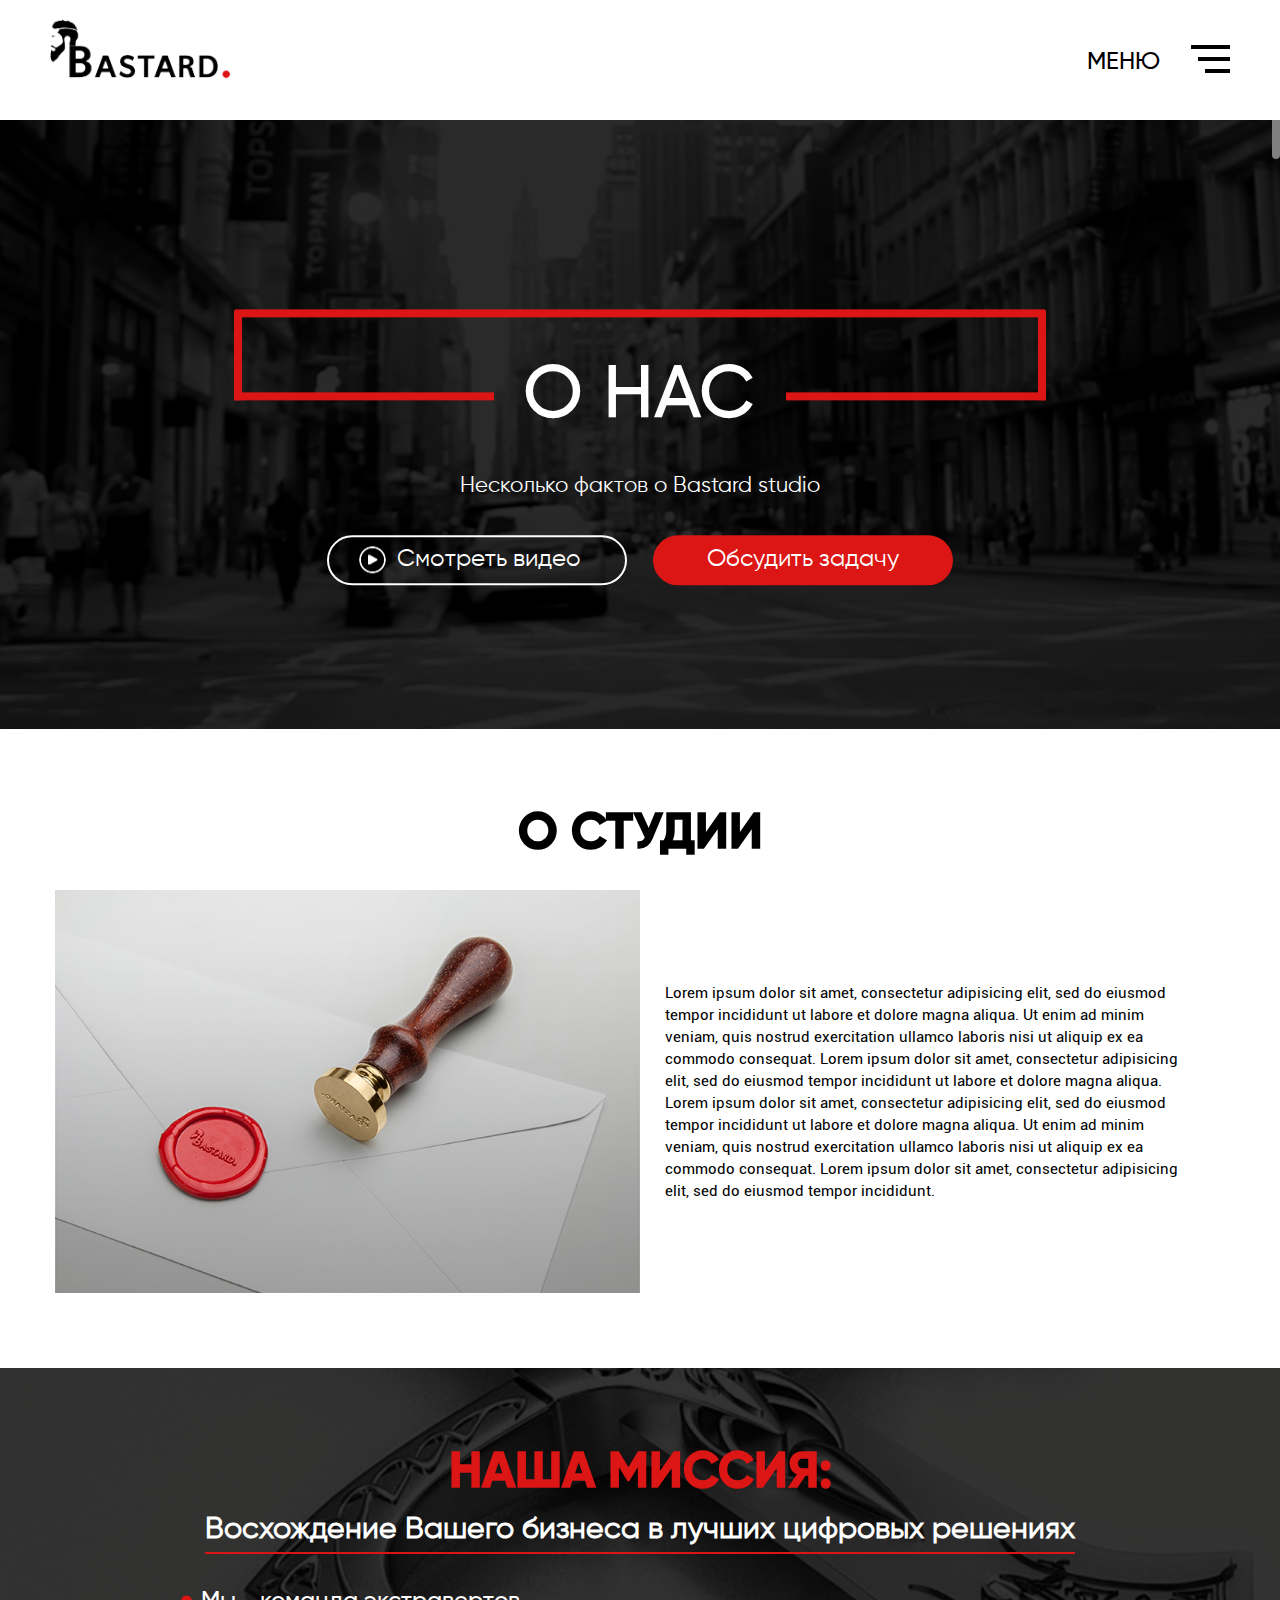
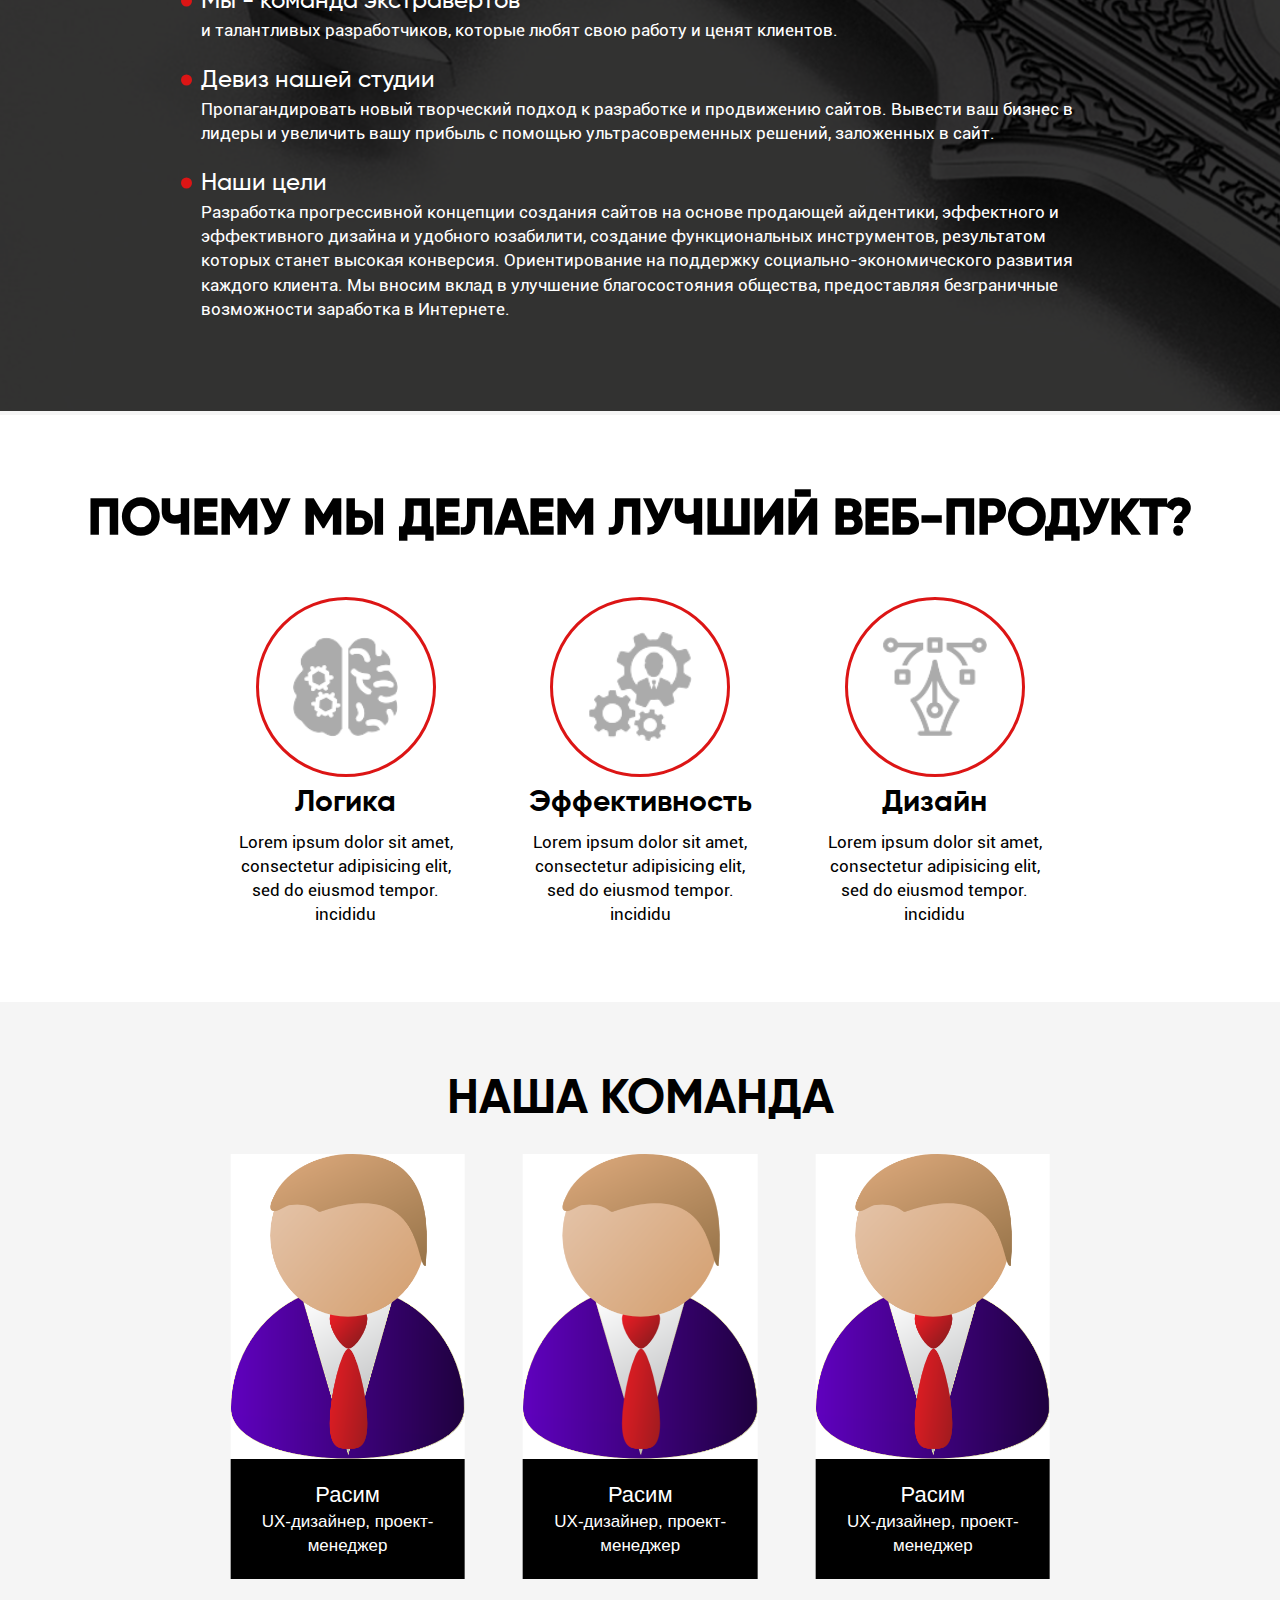
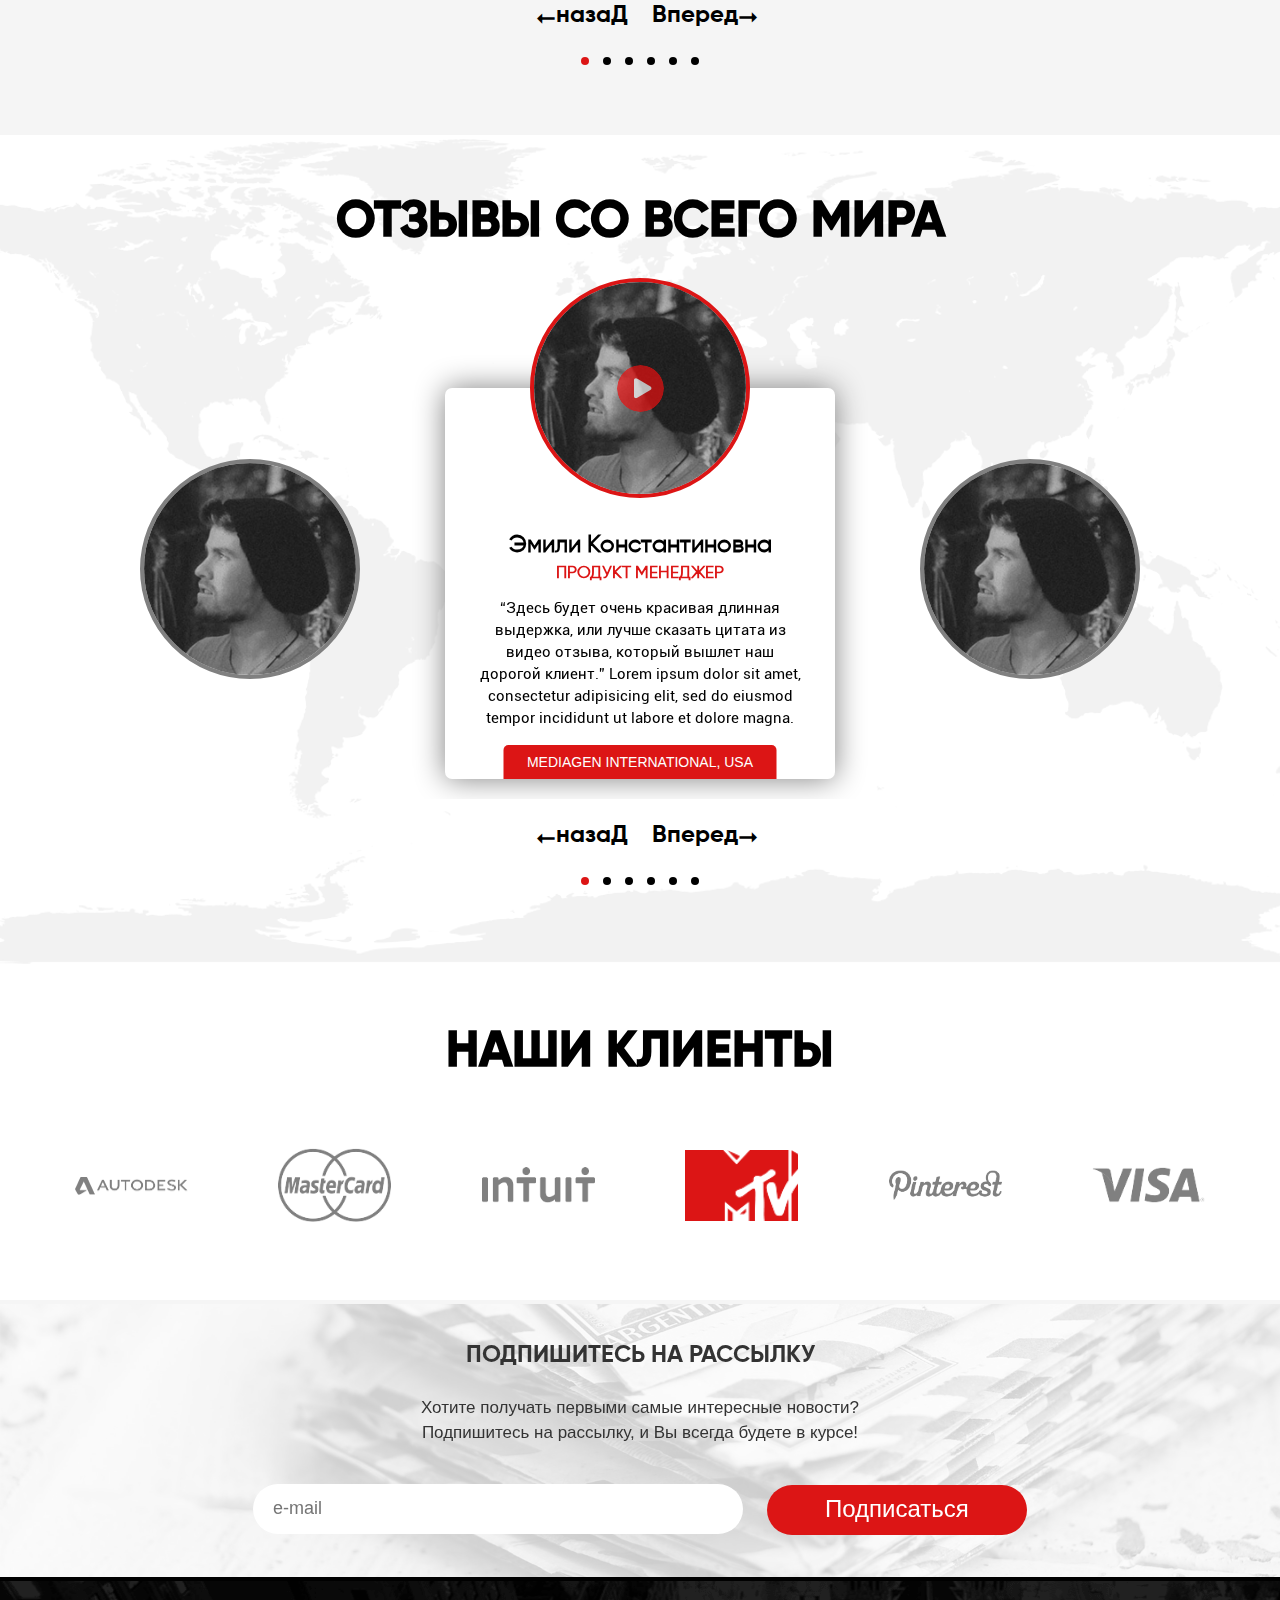
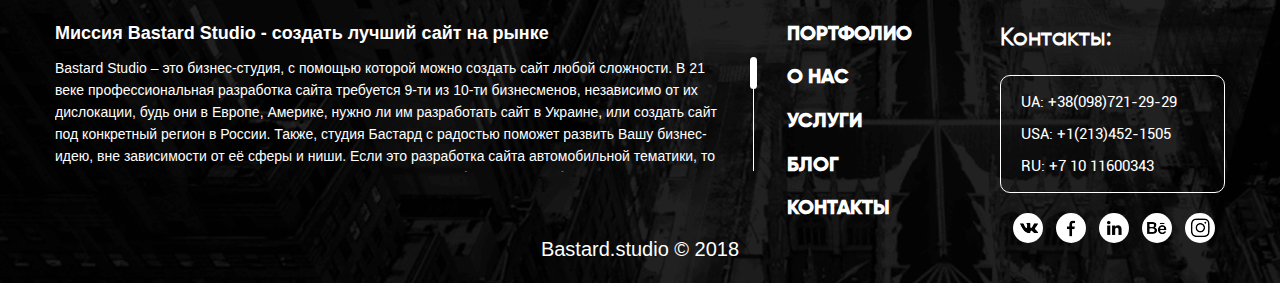
<file: app/aboutUs.html>
<!DOCTYPE html>
<html lang="ru">

<head>

    <meta charset="utf-8">

    <title>About Us</title>
    <meta name="description" content="">
    <meta http-equiv="X-UA-Compatible" content="IE=edge">
    <meta class="meta" name="viewport" content="width=device-width, initial-scale=1, maximum-scale=1">
    <meta property="og:image" content="path/to/image.jpg">
    <link rel="shortcut icon" href="img/favicon/favicon_57x57.ico" type="image/x-icon">
    <link rel="apple-touch-icon" href="img/favicon/favicon_72x72.png">
    <link rel="apple-touch-icon" sizes="72x72" href="img/favicon/favicon_72x72.png">
    <link rel="apple-touch-icon" sizes="114x114" href="img/favicon/favicon_114x114.png">
    <link rel="stylesheet" href="libs/bootstrap-grid/bootstrap-grid.css">
    <link rel="stylesheet" href="css/normalize.css">
    <link rel="stylesheet" href="css/jquery.background-video.css">
    <link rel="stylesheet" href="libs/fullpage.js/dist/jquery.fullpage.css">
    <link rel="stylesheet" href="libs/slick-master/slick/slick.css">
    <link rel="stylesheet" href="libs/slick-master/slick/slick-theme.css">
    <link rel="stylesheet" href="css/main.min.css">

    <!-- Chrome, Firefox OS and Opera -->
    <meta name="theme-color" content="#000">
    <!-- Windows Phone -->
    <meta name="msapplication-navbutton-color" content="#000">
    <!-- iOS Safari -->
    <meta name="apple-mobile-web-app-status-bar-style" content="#000">

</head>

<body>
<!--//////////////////////////////////////!!!!!!!!!!!!!!!!!!!!!ABSOLUTE- BLOCKS!!!!!!!!!!!!!!!!!///////////////////////////////////////-->
<!--//////////////////////////////////////!!!!!!!!!!!!!!!!!!!!!ABSOLUTE- BLOCKS!!!!!!!!!!!!!!!!!///////////////////////////////////////-->
<!--//////////////////////////////////////!!!!!!!!!!!!!!!!!!!!!ABSOLUTE- BLOCKS!!!!!!!!!!!!!!!!!///////////////////////////////////////-->
<!--//////////////////////////////////////!!!!!!!!!!!!!!!!!!!!!ABSOLUTE- BLOCKS!!!!!!!!!!!!!!!!!///////////////////////////////////////-->
<!--//////////////////////////////////////!!!!!!!!!!!!!!!!!!!!!ABSOLUTE- BLOCKS!!!!!!!!!!!!!!!!!///////////////////////////////////////-->

<!--//////////////////////////////////////header-menu-block///////////////////////////////////////-->
<div class="headerScrollNo headerScrollNo-portfolio">
    <a href="/" class="logo">
        <img src="img/logo-black.png" alt="itemlogo">
        <img src="img/logo-black.png" alt="itemlogo">
    </a>
    <a href="/" class="showlogo">
        <img src="img/logo-black.png" alt="itemlogo">
    </a>
    <button class="btn popup-btn buttonStock">Обсудить задачу</button>

    <div class="menu-button">
        <div class="menu-button__line"></div>
        <div class="menu-button__line menu-button__line--middle"></div>
        <div class="menu-button__line menu-button__line--bottom"></div>
    </div>
</div>

<!--//////////////////////////////////open-menu//////////////////////////////////////////////////-->
<aside class="aside screen">
    <div class="menu-close closed">
        <div class="menu-close__line menu-close__line--one"></div>
        <div class="menu-close__line menu-close__line--two"></div>
    </div>
    <div class="screen__overlay"></div>
    <div class="aside__row">
        <div class="aside__left">
            <div class="aside__title">меню</div>
        </div>
        <div class="aside__right">
            <nav class="aside__menu">
                <ul class="menu">
                    <li><a href="#">главная</a></li>
                    <li><a href="#">портфолио</a></li>
                    <li><a href="#">услуги</a></li>
                    <li><a href="#">о нас</a></li>
                    <li><a href="#">блог</a></li>
                    <li><a href="#">контакты</a></li>
                </ul>
                <ul class="lenguage">
                    <li class=" lineChoise"><p>Выбрать язык</p></li>
                    <li><a href="#">English</a></li>
                    <li><a href="#">Русский</a></li>
                    <li><a href="#">Українська</a></li>

                </ul>
            </nav>
            <div class=" js-animated"></div>
        </div>
    </div>
</aside>

<!--//////////////////////////////////////open-video///////////////////////////////////////-->
<section class=" popup-wrap-video-main">
    <div class=" popup-box-video-main">
        <a class="close-btn-main  popup-close-main" href="#"><img src="img/close.png" alt="item"></a>
        <iframe class=" youtube-video-main"
                src="https://www.youtube.com/embed/Y8xk1jRmMnA?enablejsapi=1&version=3&playerapiid=ytplayer"
                frameborder="0" allowfullscreen></iframe>
    </div>
</section>

<!--//////////////////////////////////////open-form///////////////////////////////////////-->
<section class="popup-wrap">
    <div class="popup-box">
        <div class="test">
            <div class="container">
                <div class="row">
                    <a class="close-btn popup-close-all" href="#"><img src="img/close.png" alt="item"></a>
                    <form class="form1">
                        <div class="inputBox ">
                            <label for="name1" class="labelText">имя </label>
                            <input id="name1" name="name" class="userInput" type="text" required>
                        </div>

                        <div class="inputBox ">
                            <label for="phone1" class="labelText">телефона</label>
                            <input id="phone1" class="userInput" name="phone" type="number" required>
                        </div>

                        <div class="inputBox ">
                            <label for="email1" class="labelText">Email</label>
                            <input id="email1" class="userInput" name="email" type="email" required>
                        </div>
                        <div class="inputBox ">
                            <label for="d" class="labelText">Название компании</label>
                            <input id="d" class="userInput" name="companyName" type="text">
                        </div>
                        <div class="inputBox ">
                            <label for="e" class="labelText">Сопроводительный текст</label>
                            <input id="e" class="userInput" name="text" type="text">
                        </div>

                        <button type="submit" class=" buttonStock popup-btn-agree1">Отправить</button>

                    </form>

                </div>
            </div>

        </div>

    </div>
</section>

<!--//////////////////////////////////////open-thankYouPage///////////////////////////////////////-->
<section class="popup-wrap-agree ">
    <div class="popup-box-agree">
        <div class="agree-box">
            <a class="close-btn popup-close-agree" href="#"><img src="img/close-black.png" alt=""></a>
            <div class="knife-box"><img src="img/knife.png" alt=""></div>
            <div class="agree-content-box">
                <h3>СПАСИБО ЗА ВАШЕ ОБРАЩЕНИЕ!</h3>
                <p>В течении рабочего дня с Вами свяжется наш менеджер для
                    обсуждения Вашего проекта.</p>
                <p>Возникли вопросы? Мы с удовольствием на них ответим! <br>Звоните по номерам: </p>
                <a href="tel: +380952780230"><p class="content-for-p">UA: +38(098)721-29-29</p></a>
                <a href="tel: +12134521505"><p class="content-for-p">USA: +1(213)452-1505</p></a>
                <a href="tel: +71011600343"><p class="content-for-p">RU: +7 10 11600343</p></a>
            </div>
        </div>
    </div>
</section>
<section class="popup-wrap-agree-blog ">
    <div class="popup-box-agree-blog">
        <div class="agree-box">
            <a class="close-btn popup-close-agree popup-close-agree1" href="#"><img src="img/close-black.png" alt="item"></a>
            <div class="knife-box"><img src="img/blogMail.png" alt="item"></div>
            <div class="agree-content-box">
                <h3>СПАСИБО ЗА ПОДПИСКУ!</h3>
                <p>Теперь Вы будете регулярно получать дайджест полезных
                    статей для развития бизнеса в интернете! </p>
            </div>
        </div>
    </div>
</section>
<section class=" popup-wrap-agree-blog-article">
    <div class=" popup-box-agree-blog-article">
        <div class="agree-box">
            <a class="close-btn popup-close-agree" href="#"><img src="img/close-black.png" alt="item"></a>
            <div class="knife-box"><img src="img/books.png" alt="item"></div>
            <div class="agree-content-box">
                <h3>Полезные материалы отправлены!</h3>
                <p>Проверьте Вашу почту - наши полезные материалы уже
                    ждут Вас там! </p>
            </div>

        </div>
    </div>
</section>
<section class="popup-wrap-agree-leave ">
    <div class="popup-box-agree-leave">
        <div class="agree-box">
            <a class="close-btn popup-close-agree" href="#"><img src="img/close-wight.png" alt=""></a>
            <div class="knife-box"><img src="img/leave-book.png" alt=""></div>
            <div class="agree-content-box">
                <h3>Не торопитесь уходить!</h3>
                <p class="pmiddle">Мы подготовили для Вас <br>
                специальный подарок!</p>
                <p class="small">Подпишитесь на нашу рассылку полезных <br>
                    статей по развитию бизнеса в интернете,<br>
                    и получите скидку в 10% на наши услуги!</p>
                <form class="leave-form" action="">
                    <input class="name" name="name" type="text" placeholder="Ваше имя" required>
                    <input class="email" name="email" type="text" placeholder="Email" required>
                    <input class="liave-click" type="submit" value="Получить скидку">
                </form>
            </div>
        </div>
    </div>
</section>

<!--//////////////////////////////////////!!!!!!!!!!!!!!!!!!!!!END ABSOLUTE- BLOCKS!!!!!!!!!!!!!!!!!///////////////////////////////////////-->
<!--//////////////////////////////////////!!!!!!!!!!!!!!!!!!!!!END ABSOLUTE- BLOCKS!!!!!!!!!!!!!!!!!///////////////////////////////////////-->
<!--//////////////////////////////////////!!!!!!!!!!!!!!!!!!!!!END ABSOLUTE- BLOCKS!!!!!!!!!!!!!!!!!///////////////////////////////////////-->
<!--//////////////////////////////////////!!!!!!!!!!!!!!!!!!!!!END ABSOLUTE- BLOCKS!!!!!!!!!!!!!!!!!///////////////////////////////////////-->
<!--//////////////////////////////////////!!!!!!!!!!!!!!!!!!!!!END ABSOLUTE- BLOCKS!!!!!!!!!!!!!!!!!///////////////////////////////////////-->




<!--//////////////////////////////////////!!!!!!!!!!!!!!!!!!!!!BODY!!!!!!!!!!!!!!!!!///////////////////////////////////////-->
<!--//////////////////////////////////////!!!!!!!!!!!!!!!!!!!!!BODY!!!!!!!!!!!!!!!!!///////////////////////////////////////-->
<!--//////////////////////////////////////!!!!!!!!!!!!!!!!!!!!!BODY!!!!!!!!!!!!!!!!!///////////////////////////////////////-->
<!--//////////////////////////////////////!!!!!!!!!!!!!!!!!!!!!BODY!!!!!!!!!!!!!!!!!///////////////////////////////////////-->
<!--//////////////////////////////////////!!!!!!!!!!!!!!!!!!!!!BODY!!!!!!!!!!!!!!!!!///////////////////////////////////////-->

<!--//////////////////////////////////header-content//////////////////////////////////////////////////-->
<!--//////////////////////////////////header-content//////////////////////////////////////////////////-->
<!--//////////////////////////////////header-content//////////////////////////////////////////////////-->
<section class=" header-section-portfolio header-section  header-about-us" id="blog-s">
    <div class="filter jquery-background-video-wrapper">
        <div class="header jquery-background-video">
            <div class="filter">
                <div class="container">
                    <div class="row">

                        <div class="nameBlock nameBlock-portfolio">
                            <div class="lineBox">
                                <div class="lineAnimate"></div>
                                <div class="lineAnimate1"></div>
                                <div class="lineAnimate2"></div>
                                <h1>о нас</h1>
                            </div>
                            <div id="holder">
                                <div id="slogans">
                                    <p>Несколько фактов о Bastard studio </p>


                                </div>
                            </div>
                            <button class="button-tr buttonStock main-video">Смотреть видео</button>
                            <button class="btn popup-btn buttonStock">Обсудить задачу</button>

                        </div>
                    </div>
                </div>
            </div>
        </div>
    </div>
</section>
<!--//////////////////////////////////end  header-content//////////////////////////////////////////////////-->
<!--//////////////////////////////////end  header-content//////////////////////////////////////////////////-->
<!--//////////////////////////////////end  header-content//////////////////////////////////////////////////-->




<section class="portfolio-section about-us-studio ">
    <div class="container">
        <div class="row">
            <h2>о студии</h2>
            <div class="studio-container">
                <div class="studio-img">
                    <img src="img/about-studio.png" alt="image">
                </div>
                <div class="studio-content">
                    <div class="studio-grey main-content-block">
                    <p class="content-for-p">
                        Lorem ipsum dolor sit amet, consectetur adipisicing elit,
                        sed do eiusmod tempor incididunt ut labore et dolore magna
                        aliqua. Ut enim ad minim veniam, quis nostrud exercitation
                        ullamco laboris nisi ut aliquip ex ea commodo consequat.
                        Lorem ipsum dolor sit amet, consectetur adipisicing elit,
                        sed do eiusmod tempor incididunt ut labore et dolore magna
                        aliqua. Lorem ipsum dolor sit amet, consectetur adipisicing
                        elit, sed do eiusmod tempor incididunt ut labore et dolore
                        magna aliqua. Ut enim ad minim veniam, quis nostrud
                        exercitation ullamco laboris nisi ut aliquip ex ea commodo
                        consequat.
                        Lorem ipsum dolor sit amet, consectetur adipisicing elit,
                        sed do eiusmod tempor incididunt.
                    </p>
                        <div class="grey-line-show"></div>
                    </div>
                </div>
            </div>

        </div>
    </div>
</section>
<section class="blog about-us-mission show-Line-right">
    <div class="container">
        <div class="row">
            <h2>наша миссия:</h2>
            <h4 class="mission-h4">Восхождение Вашего бизнеса в лучших цифровых решениях</h4>
            <ul>
                <li>
                    <p>Мы - команда экстравертов</p>
                    <p>и талантливых разработчиков, которые любят свою работу и ценят клиентов.</p>
                </li>
                <li>
                    <p>Девиз нашей студии</p>
                    <p>Пропагандировать новый творческий подход к разработке и продвижению сайтов. Вывести ваш бизнес в лидеры и увеличить вашу
                        прибыль с помощью ультрасовременных решений, заложенных в сайт.</p>
                </li>
                <li>
                    <p>Наши цели</p>
                    <p>Разработка прогрессивной концепции создания сайтов на основе продающей айдентики, эффектного и эффективного дизайна
                        и удобного юзабилити, создание функциональных инструментов, результатом которых станет высокая конверсия. Ориентирование
                        на поддержку социально-экономического развития каждого клиента. Мы вносим вклад в улучшение благосостояния общества, предоставляя
                        безграничные возможности заработка в Интернете.</p>
                </li>
            </ul>
        </div>
    </div>
</section>

<section class="order about-why show-Line-left">
    <div class="container">
        <div class="row">
            <h2>Почему мы делаем лучший веб-продукт? </h2>
            <div class="about-why-container">
                <div class="about-why-container-box">
                    <div class="about-why-img"><img src="img/about-why1.png" alt="image"></div>
                    <p>Логика</p>
                    <p>Lorem ipsum dolor sit amet, consectetur adipisicing elit,
                        sed do eiusmod tempor. incididu</p>
                </div>
                <div class="about-why-container-box">
                    <div class="about-why-img"><img src="img/about-why2.png" alt="image"></div>
                    <p>Эффективность</p>
                    <p>Lorem ipsum dolor sit amet, consectetur adipisicing elit,
                        sed do eiusmod tempor. incididu</p>
                </div>
                <div class="about-why-container-box">
                    <div class="about-why-img"><img src="img/about-why3.png" alt="image"></div>
                    <p>Дизайн</p>
                    <p>Lorem ipsum dolor sit amet, consectetur adipisicing elit,
                        sed do eiusmod tempor. incididu</p>
                </div>
            </div>


        </div>
    </div>
</section>


<section class="our-works project-section-six ">
    <div class="container">
        <div class="row">
            <div class="redBlack no-before">
                <p><span>наша команда</span></p>
            </div>
            <div class="owl-carousel owl-theme voises-owl-team">
                <div class="item">
                    <div class="sli-proj-block"><img src="img/person.png" alt="image">
                        <div class="proj-black-block">
                            <p>Расим</p>
                            <p>UX-дизайнер, проект-менеджер</p>
                        </div>
                    </div>
                </div>
                <div class="item">
                    <div class="sli-proj-block">
                        <img src="img/person.png" alt="image">
                        <div class="proj-black-block">
                            <p>Расим</p>
                            <p>UX-дизайнер, проект-менеджер</p>
                        </div>
                    </div>
                </div>
                <div class="item">
                    <div class="sli-proj-block">
                        <img src="img/person.png" alt="image">
                        <div class="proj-black-block">
                            <p>Расим</p>
                            <p>UX-дизайнер, проект-менеджер</p>
                        </div>
                    </div>
                </div>
                <div class="item">
                    <div class="sli-proj-block"><img src="img/person.png" alt="image">
                        <div class="proj-black-block">
                            <p>Расим</p>
                            <p>UX-дизайнер, проект-менеджер</p>
                        </div>
                    </div>
                </div>
                <div class="item">
                    <div class="sli-proj-block"><img src="img/person.png" alt="image">
                        <div class="proj-black-block">
                            <p>Расим</p>
                            <p>UX-дизайнер, проект-менеджер</p>
                        </div>
                    </div>
                </div>
                <div class="item">
                    <div class="sli-proj-block"><img src="img/person.png" alt="image">
                        <div class="proj-black-block">
                            <p>Расим</p>
                            <p>UX-дизайнер, проект-менеджер</p>
                        </div>
                    </div>

                </div>
            </div>
            <div class="buttons-block-proj"></div>
        </div>
    </div>

</section>
<section class="voice-section show-Line-right " style="  background-image: url(img/backgroundMap.png)">
    <section class="popup-wrap-video">
        <a class="close-btn popup-close" href="#"><img src="img/close.png" alt=""></a>
        <div class="popup-box-video">
            <iframe class="youtube-video"
                    src=""
                    frameborder="0" allowfullscreen></iframe>
        </div>
    </section>
    <div class="container">
        <h2>отзывы со всего мира</h2>

        <div class="row">
            <div class="owl-carousel owl-theme voises-owl ">
                <div class="item">
                    <div class="circle-box">
                        <div class="circle">
                            <a class="lightbox" data-youtube="1wkPMUZ9vX4" tabindex="0"><img src="img/slide-people2.png" alt="slide"></a>
                        </div>
                        <h4>Эмили Константиновна</h4>
                        <h5>продукт менеджер</h5>
                        <p class="content-for-p">“Здесь будет очень красивая длинная выдержка,
                            или лучше сказать цитата из видео отзыва, который вышлет наш дорогой клиент.”
                            Lorem ipsum dolor sit amet, consectetur adipisicing elit, sed do eiusmod tempor
                            incididunt ut labore et dolore magna.
                        </p>
                        <p class="country">MediaGen International, USA</p>
                    </div>
                </div>
                <div class="item">
                    <div class="circle-box">
                        <div class="circle">
                            <a class="lightbox" data-youtube="1wkPMUZ9vX4" tabindex="0"><img src="img/slide-people2.png" alt="slide"></a>
                        </div>
                        <h4>Эмили Константиновна</h4>
                        <h5>продукт менеджер</h5>
                        <p class="content-for-p">“Здесь будет очень красивая длинная выдержка,
                            или лучше сказать цитата из видео отзыва, который вышлет наш дорогой клиент.”
                            Lorem ipsum dolor sit amet, consectetur adipisicing elit, sed do eiusmod tempor
                            incididunt ut labore et dolore magna.
                        </p>
                        <p class="country">MediaGen International, USA</p>
                    </div>
                </div>
                <div class="item">
                    <div class="circle-box">
                        <div class="circle">
                            <a class="lightbox" data-youtube="1wkPMUZ9vX4" tabindex="0"><img src="img/slide-people2.png" alt="slide"></a>
                        </div>
                        <h4>Эмили Константиновна</h4>
                        <h5>продукт менеджер</h5>
                        <p class="content-for-p">“Здесь будет очень красивая длинная выдержка,
                            или лучше сказать цитата из видео отзыва, который вышлет наш дорогой клиент.”
                            Lorem ipsum dolor sit amet, consectetur adipisicing elit, sed do eiusmod tempor
                            incididunt ut labore et dolore magna.
                        </p>
                        <p class="country">MediaGen International, USA</p>
                    </div>
                </div>
                <div class="item">
                    <div class="circle-box">
                        <div class="circle">
                            <a class="lightbox" data-youtube="1wkPMUZ9vX4" tabindex="0"><img src="img/slide-people2.png" alt="slide"></a>
                        </div>
                        <h4>Эмили Константиновна</h4>
                        <h5>продукт менеджер</h5>
                        <p class="content-for-p">“Здесь будет очень красивая длинная выдержка,
                            или лучше сказать цитата из видео отзыва, который вышлет наш дорогой клиент.”
                            Lorem ipsum dolor sit amet, consectetur adipisicing elit, sed do eiusmod tempor
                            incididunt ut labore et dolore magna.
                        </p>
                        <p class="country">MediaGen International, USA</p>
                    </div>
                </div>
                <div class="item">
                    <div class="circle-box">
                        <div class="circle">
                            <a class="lightbox" data-youtube="1wkPMUZ9vX4" tabindex="0"><img src="img/slide-people2.png" alt="slide"></a>
                        </div>
                        <h4>Эмили Константиновна</h4>
                        <h5>продукт менеджер</h5>
                        <p class="content-for-p">“Здесь будет очень красивая длинная выдержка,
                            или лучше сказать цитата из видео отзыва, который вышлет наш дорогой клиент.”
                            Lorem ipsum dolor sit amet, consectetur adipisicing elit, sed do eiusmod tempor
                            incididunt ut labore et dolore magna.
                        </p>
                        <p class="country">MediaGen International, USA</p>
                    </div>
                </div>
                <div class="item">
                    <div class="circle-box">
                        <div class="circle">
                            <a class="lightbox" data-youtube="1wkPMUZ9vX4" tabindex="0"><img src="img/slide-people2.png" alt="slide"></a>
                        </div>
                        <h4>Эмили Константиновна</h4>
                        <h5>продукт менеджер</h5>
                        <p class="content-for-p">“Здесь будет очень красивая длинная выдержка,
                            или лучше сказать цитата из видео отзыва, который вышлет наш дорогой клиент.”
                            Lorem ipsum dolor sit amet, consectetur adipisicing elit, sed do eiusmod tempor
                            incididunt ut labore et dolore magna.
                        </p>
                        <p class="country">MediaGen International, USA</p>
                    </div>
                </div>
            </div>
        </div>
    </div>
</section>





<section class="clients show-Line-right">
    <h2>Наши клиенты</h2>
    <div class="container">
        <div class="row">


            <div class="clients-block">
                <div class="brends">
                    <img src="img/brend1.png" alt="brend">
                    <img src="img/brend4.png" alt="brend">
                </div>
                <div class="brends">
                    <img src="img/brend2.png" alt="brend">
                    <img src="img/brend2.png" alt="brend">
                </div>
                <div class="brends">
                    <img src="img/brend3.png" alt="brend">
                    <img src="img/brend3.png" alt="brend">
                </div>
                <div class="brends">
                    <img src="img/brend4.png" alt="brend">
                    <img src="img/brend4.png" alt="brend">
                </div>
                <div class="brends">
                    <img src="img/brend5.png" alt="brend">
                    <img src="img/brend5.png" alt="brend">
                </div>
                <div class="brends">
                    <img src="img/brend6.png" alt="brend">
                    <img src="img/brend6.png" alt="brend">
                </div>
            </div>
        </div>
    </div>

</section>
<!--/////////////////////////////////end order/////////////////////////////-->
<!--/////////////////////////////////end order/////////////////////////////-->
<!--/////////////////////////////////end order/////////////////////////////-->
<section class=" servise  order-block show-Line-left">
    <div class="order-form">
        <p class="title-block">Подпишитесь на рассылку</p>
        <p class="p-block">Хотите получать первыми самые интересные новости?<br>
            Подпишитесь на рассылку, и Вы всегда будете в курсе!</p>

        <form >
            <input id="email-blog" name="email" type="email" placeholder="e-mail" required>
            <button type="submit" class="buttonBlackLine buttonStock popup-btn-agree2">Подписаться</button>
        </form>
    </div>
</section>



<!--/////////////////////////////////blog/////////////////////////////-->
<!--/////////////////////////////////blog/////////////////////////////-->
<!--/////////////////////////////////blog/////////////////////////////-->

<!--/////////////////////////////////end blog/////////////////////////////-->
<!--/////////////////////////////////end blog/////////////////////////////-->
<!--/////////////////////////////////end blog/////////////////////////////-->


<!--/////////////////////////////////footer/////////////////////////////-->
<!--/////////////////////////////////footer/////////////////////////////-->
<!--/////////////////////////////////footer/////////////////////////////-->
<section class="footer show-Line-right">
    <div class="container">
        <div class="row">
            <div class="footer-box-left ">
                <h2>Миссия Bastard Studio - создать лучший сайт на рынке </h2>

                <div class="scroll-box">
                    <p>Bastard Studio – это бизнес-студия, с помощью которой можно создать сайт любой сложности. В 21
                        веке профессиональная разработка сайта требуется 9-ти из 10-ти бизнесменов,
                        независимо от их дислокации, будь они в Европе, Америке, нужно ли им разработать сайт в Украине,
                        или создать сайт под конкретный регион в России. Также, студия
                        Бастард с радостью поможет развить Вашу бизнес-идею, вне зависимости от её сферы и ниши. Если
                        это разработка сайта автомобильной тематики, то мы сделаем
                        его максимально эффективным. Или же Вам необходимо разработать сайт знакомств с детально
                        продуманной структурой и триггерами взаимодействий? Мы и в этом
                        Вам поможем. Разработка лендинга в Запорожье и разработка онлайн-сервиса в Лондоне. Чувствуете
                        разницу? Мы – нет. Бизнес студия Bastard максимально качественно
                        и профессионально делает любую свою работу, вне зависимости от сложности проекта и его региона.
                        Что немаловажно, заметим, что мы говорим на понятном для клиентов
                        языке, не используя сложных технических формулировок и мордорских наречий.
                        Наша студия имеет большой опыт работы с западным рынком, и мы хотим вложить весь этот
                        колоссальный опыт в свои родные страны.
                        У создания сайта есть много этапов и процессов:
                        Прототипирование – если заказать прототип у профессионалов своего дела, то они займутся
                        следующим: изучением Вашей ниши, определят лидеров и конкурентов,
                        проанализируют целевую аудиторию и начнут выстраивать логические взаимосвязи страниц и элементов
                        на сайте, их расположение и воздействие на посетителя
                        таким образом, чтобы он Вам принёс прибыль или выполнил нужное целевое действие на Вашем сайте.
                        Дизайн – на этапе разработки дизайна Вы столкнетесь с процессом подбора концепта сайта, подбором
                        и иллюстрированием иконок под утвержденный Вами стиль.
                        От Вас на данном этапе нужен контент, как можно больше любого контента: текстов, картинок,
                        видео.
                        Вёрстка – здесь Ваш дизайн обретает “тело” в виде кода, которое будет адаптивно, то есть будет
                        корректно отображаться на всех современных устройствах.
                        Уже в вёрстку можно запрограммировать функционал сайта.
                        Программирование – на этом этапе мы оживляем “тело” сайта, нашу вёрстку, и садим функционал с
                        возможностью установки одной из нескольких популярных CMS систем,
                        с настройкой и разработкой административной панели сайта. В конце данного этапа сайт
                        тестируется, проходит все проверки и передается на релиз.
                        Контент-менеджмент – на данном этапе сайт наполняется изображениями и текстом, который клиент
                        предоставил или заказал у студии Бастард.
                        Если Вам нужна разработка красивого сайта в Украине или создание эффективного сайта в Днепре, то
                        в Bastard Studio Вас всегда ждут.
                        И знайте, что мы одинаково ценим свою и Вашу репутацию, и всегда уделим Вам время!
                    </p>


                </div>

            </div>

            <div class="footer-box-right ">


                <ul>
                    <li>
                        <h3>портфолио</h3>
                    </li>
                    <li>
                        <h3>о нас</h3>
                    </li>
                    <li>
                        <h3>услуги</h3>
                    </li>
                    <li>
                        <h3>блог</h3>
                    </li>
                    <li>
                        <h3>контакты</h3>
                    </li>
                </ul>

            </div>

            <div class="contacts ">
                <h4>Контакты:</h4>
                <div class="phones">
                    <a href="tel: +380987212929"><p class="content-for-p">UA: +38(098)721-29-29</p></a>
                    <a href="tel: +12134521505"><p class="content-for-p">USA: +1(213)452-1505</p></a>
                    <a href="tel: +71011600343"><p class="content-for-p">RU: +7 10 11600343</p></a>
                </div>

                <span>
                    <img class="sho" src="img/sots1.png" alt="">
                    <img class="hid" src="img/sots1-wight.png" alt="">

                </span>
                <span>
                    <img class="sho" src="img/sots2.png" alt="">
                    <img class="hid" src="img/sots2-wight.png" alt="">
                </span>
                <span>
                       <img class="sho" src="img/sots3-black.png" alt="">
                    <img class="hid" src="img/sots3.png" alt="">
                </span>
                <span>
                        <img class="sho" src="img/sots4.png" alt="">
                    <img class="hid" src="img/sots4-wight.png" alt="">
                </span>
                <span>
                       <img class="sho" src="img/sots5.png" alt="">
                    <img class="hid" src="img/sots5-wight.png" alt="">
                </span>

            </div>
            <p class="brand">Bastard.studio © 2018</p>

        </div>
    </div>
</section>
<!--/////////////////////////////////end footer/////////////////////////////-->
<!--/////////////////////////////////end footer/////////////////////////////-->
<!--/////////////////////////////////end footer/////////////////////////////-->
<script src="libs/jquery/dist/jquery.min.js"></script>
<script src="libs/slick-master/slick/slick.js"></script>
<script src="libs/TweenMax.min.js"></script>
<script src="libs/niseScroll.js"></script>
<!--<script src="https://unpkg.com/masonry-layout@4/dist/masonry.pkgd.min.js"></script>-->
<!--<script src="libs/fullpage.js/vendors/scrolloverflow.min.js"></script>-->
<!--<script src="https://cdnjs.cloudflare.com/ajax/libs/jquery.isotope/1.5.25/jquery.isotope.min.js"></script>-->
<!--<script src="libs/fullpage.js/dist/jquery.fullpage.extensions.min.js"></script>-->
<!--<script src="https://cdnjs.cloudflare.com/ajax/libs/magnific-popup.js/1.1.0/jquery.magnific-popup.min.js"></script>-->
<!--<script src="https://cdnjs.cloudflare.com/ajax/libs/twitter-bootstrap/4.0.0-alpha.6/js/bootstrap.min.js"></script>-->
<!--<script src="https://cdnjs.cloudflare.com/ajax/libs/magnific-popup.js/1.1.0/jquery.magnific-popup.min.js"></script>-->


<script src="js/common.js"></script>

</body>
</html>
</file>
<file: app/css/main.min.css>
@charset "UTF-8";@media (min-width:768px){.redLine:after{position:absolute;content:'';height:4px;width:100%;background-color:#dc1515;top:-4px;left:0;-webkit-animation-name:redLine;animation-name:redLine;-webkit-animation-duration:2s;animation-duration:2s;-webkit-animation-timing-function:ease-in-out;animation-timing-function:ease-in-out}.redLine1:after{position:absolute;content:'';height:4px;width:100%;background-color:#dc1515;top:-4px;right:0;-webkit-animation-name:redLine;animation-name:redLine;-webkit-animation-duration:2s;animation-duration:2s;-webkit-animation-timing-function:ease-in-out;animation-timing-function:ease-in-out}.redLineVertical:after{content:'';position:absolute;width:4px;height:102.5%;background-color:#dc1515;top:-8px;right:64px;-webkit-transform:rotate(11.7deg);-ms-transform:rotate(11.7deg);transform:rotate(11.7deg);-webkit-animation-name:redLineVerticalR;animation-name:redLineVerticalR;-webkit-animation-duration:2s;animation-duration:2s}.redLineVertical:before{content:'';position:absolute;width:4px;height:102.5%;background-color:#dc1515;top:-8px;left:66px;-webkit-transform:rotate(-12.1deg);-ms-transform:rotate(-12.1deg);transform:rotate(-12.1deg);-webkit-animation-name:redLineVerticalL;animation-name:redLineVerticalL;-webkit-animation-duration:2s;animation-duration:2s}@-webkit-keyframes redLine{from{width:0}to{width:102.5%}}@keyframes redLine{from{width:0}to{width:102.5%}}@-webkit-keyframes redLineVerticalL{0%{height:0;left:0;top:0}100%{height:102.5%;left:66px;top:-8px}}@keyframes redLineVerticalL{0%{height:0;left:0;top:0}100%{height:102.5%;left:66px;top:-8px}}@-webkit-keyframes redLineVerticalR{0%{height:0;right:0;top:0}100%{height:102.5%;right:64px;top:-8px}}@keyframes redLineVerticalR{0%{height:0;right:0;top:0}100%{height:102.5%;right:64px;top:-8px}}}.buttonStock{width:300px;height:50px;background-color:#dc1515;color:#fff;border:transparent;-webkit-border-radius:25px;border-radius:25px;font-size:24px;outline:0;-webkit-transition:.2s;-o-transition:.2s;transition:.2s;cursor:pointer}.buttonStock:hover{background-color:#fff;color:#000;border:5px solid #fff}.buttonStock:active{background-color:#fff;color:#000}.buttonStock:focus{background-color:#fff;color:#000}.button-tr{background-color:transparent;border:2px solid #fff;padding-left:30px;position:relative;cursor:pointer}.button-tr:before{position:absolute;content:'';background-image:url(../img/play.png);-webkit-background-size:cover;background-size:cover;background-repeat:no-repeat;background-position:center;margin:auto;width:27px;height:27px;left:30px;top:0;bottom:0}.button-tr:hover{background-color:#dc1515;border:2px solid #dc1515;color:#fff}.buttonBlackLine{margin-top:20px;border:2px solid transparent;width:260px}.buttonBlackLine:hover{border:2px solid #000;color:#000;background-color:#dc1515}.buttonBlackLine:active{background-color:#dc1515;color:#000}.buttonBlackLine:focus{background-color:#dc1515;color:#000}h2{font-family:"Gilroy Bold",sans-serif;color:#000;font-size:50px;text-transform:uppercase;margin-top:48px;margin-bottom:20px}@media (max-width:1200px){h2{font-family:"Gilroy Bold",sans-serif;color:#000;font-size:40px;text-transform:uppercase;margin-bottom:20px}}@media (max-width:768px){h2{font-size:35px}}@media (max-width:480px){h2{margin-top:30px;font-size:28px}}.tabs{display:-webkit-box;display:-webkit-flex;display:-ms-flexbox;display:flex;-webkit-flex-wrap:wrap;-ms-flex-wrap:wrap;flex-wrap:wrap;margin-bottom:30px}.tabs label{text-transform:uppercase;font-size:24px;font-family:"Gilroy Bold",sans-serif;color:#000;-webkit-transition:.3s;-o-transition:.3s;transition:.3s;cursor:pointer;position:relative;margin:10px 12px 0}.tabs label:focus,.tabs label:hover{color:#dc1515}.tabs label:hover:before{position:absolute;content:'';width:100%;height:3px;background-color:#dc1515;bottom:-2px}.tabs .activ-label{text-transform:uppercase;font-size:24px;font-family:"Gilroy Bold",sans-serif;color:#dc1515;-webkit-transition:.3s;-o-transition:.3s;transition:.3s;cursor:pointer;position:relative;margin:10px 12px 0}.tabs .activ-label:before{position:absolute;content:'';width:100%;height:3px;background-color:#dc1515;bottom:-2px}@media (max-width:993px){.tabs label{text-transform:uppercase;font-size:20px;font-family:"Gilroy Bold",sans-serif;color:#000;-webkit-transition:.3s;-o-transition:.3s;transition:.3s;cursor:pointer;position:relative;margin:10px 12px 0}.tabs label:focus,.tabs label:hover{color:#dc1515}.tabs label:hover:before{position:absolute;content:'';width:100%;height:3px;background-color:#dc1515;bottom:-2px}.tabs .activ-label{text-transform:uppercase;font-size:20px;font-family:"Gilroy Bold",sans-serif;color:#dc1515;-webkit-transition:.3s;-o-transition:.3s;transition:.3s;cursor:pointer;position:relative;margin:10px 12px 0}.tabs .activ-label:before{position:absolute;content:'';width:100%;height:3px;background-color:#dc1515;bottom:-2px}}h3{font-size:24px;font-family:"Gilroy Bold",sans-serif;color:#000;text-transform:uppercase;margin:0}@media (max-width:1400px){h3{font-size:20px}}@media (max-width:993px){h3{font-size:18px}}@media (max-width:768px){h3{font-size:20px}}h4{font-size:24px;font-family:"Gilroy Regular",sans-serif;color:#000;margin:0}@media (max-width:993px){h4{font-size:18px}}@media (max-width:768px){h4{font-size:20px}}h5{font-size:17px;font-family:"Gilroy Regular",sans-serif;text-transform:uppercase;color:#dc1515;margin:0}.content-for-p{font-size:17px;font-family:Roboto,sans-serif;color:#000;line-height:22px;margin-top:10px;margin-bottom:10px}@media (max-width:1400px){.content-for-p{font-size:15px}}@media (max-width:993px){.content-for-p{margin-top:0;margin-bottom:0;font-size:16px}}@media (max-width:768px){.content-for-p{margin-top:0;margin-bottom:0;font-size:16px}}.circle-image-box{width:180px;height:180px;text-align:center;margin:auto;position:relative;bottom:0}.circle-image-box .circle-image{width:112px;height:112px;border:2px solid #000;margin:auto;-webkit-border-radius:50%;border-radius:50%;background-image:url(../img/lending.png);-webkit-background-size:70% 70%;background-size:70%;background-repeat:no-repeat;background-position:center}.circle-image-box label{margin-top:20px;display:block;color:#000;font-size:18px}.popup-wrap-video-main{width:100%;height:100%;display:none;position:fixed;top:0;left:0;bottom:0;right:0;content:'';background-image:url(../img/backgroundForm.png);-webkit-background-size:cover;background-size:cover;z-index:9999}.popup-wrap-video-main iframe{width:762px;height:430px}.popup-wrap-video-main .close-btn-main{display:block;width:20px;margin:20px auto}.popup-wrap-video-main .popup-box-video-main{-webkit-transform:translate(-50%,-50%) scale(.5);-ms-transform:translate(-50%,-50%) scale(.5);transform:translate(-50%,-50%) scale(.5);position:absolute;top:50%;left:50%;-webkit-border-radius:3px;border-radius:3px;text-align:center}.popup-wrap-video-main .transform-in,.popup-wrap-video-main .transform-out{-webkit-transition:all ease .5s;-o-transition:all ease .5s;transition:all ease .5s}.popup-wrap-video-main .transform-in{-webkit-transform:translate(-50%,-50%) scale(1);-ms-transform:translate(-50%,-50%) scale(1);transform:translate(-50%,-50%) scale(1)}.popup-wrap-video-main .transform-out{-webkit-transform:translate(-50%,-50%) scale(.5);-ms-transform:translate(-50%,-50%) scale(.5);transform:translate(-50%,-50%) scale(.5)}@media (max-width:768px){.popup-wrap-video-main .close-btn-main{width:40px;height:40px}.popup-wrap-video-main .close-btn-main img{width:100%}.popup-wrap-video-main .popup-box-video-main{-webkit-transform:translate(-50%,-50%) scale(.6);-ms-transform:translate(-50%,-50%) scale(.6);transform:translate(-50%,-50%) scale(.6)}}@media (max-width:500px){.popup-wrap-video-main .popup-box-video-main{-webkit-transform:translate(-50%,-50%) scale(.4);-ms-transform:translate(-50%,-50%) scale(.4);transform:translate(-50%,-50%) scale(.4)}}.popup-wrap{width:100%;height:100%;display:none;position:fixed;z-index:9000;top:0;left:0;content:'';background-image:url(../img/backgroundForm.png);-webkit-background-size:cover;background-size:cover}.popup-wrap .popup-box{-webkit-transform:translate(-50%,-50%) scale(.5);-ms-transform:translate(-50%,-50%) scale(.5);transform:translate(-50%,-50%) scale(.5);position:absolute;top:50%;left:50%;-webkit-border-radius:3px;border-radius:3px;text-align:center}.popup-wrap .popup-box .test{height:100vh;text-align:center}.popup-wrap .popup-box .test .close-btn{position:absolute;top:10vh;left:50%;-webkit-transform:translateX(-50%);-ms-transform:translateX(-50%);transform:translateX(-50%)}.popup-wrap .popup-box .test .form1{position:absolute;top:50%;left:50%;-webkit-transform:translate(-50%,-50%);-ms-transform:translate(-50%,-50%);transform:translate(-50%,-50%)}.popup-wrap .popup-box .test .form1 .inputBox{display:inline-block;width:100%;margin-bottom:35px;position:relative}.popup-wrap .popup-box .test .form1 .inputBox:nth-child(2){width:48%;float:left}.popup-wrap .popup-box .test .form1 .inputBox:nth-child(3){width:48%;float:right}.popup-wrap .popup-box .test .form1 .inputBox:before{position:absolute;content:'';width:100%;height:4px;background-color:#fff;bottom:5px;-webkit-border-radius:2.5px;border-radius:2.5px}.popup-wrap .popup-box .test .form1 .inputBox .labelText{position:absolute;display:block;font-size:24px;font-family:"Gilroy Bold",sans-serif;text-transform:uppercase;color:#a6a6a6;line-height:55px;-webkit-transition:.5s;-o-transition:.5s;transition:.5s;bottom:0}.popup-wrap .popup-box .test .form1 .inputBox .labelText:after{position:absolute;content:'*';color:#dc1515;top:0;right:-10px}.popup-wrap .popup-box .test .form1 .inputBox input{border:none;width:100%;background-color:transparent;font-size:20px;font-family:"Gilroy Bold",sans-serif;outline:0;color:#fff;padding-bottom:10px;padding-left:10px}.popup-wrap .popup-box .test .form1 .inputBox:nth-child(4) .labelText:after{content:''}.popup-wrap .popup-box .test .form1 .inputBox:nth-child(5) .labelText:after{content:''}.popup-wrap .popup-box .test .form1 .focus .labelText{-webkit-transform:translateY(-20px);-ms-transform:translateY(-20px);transform:translateY(-20px);font-size:14px}.popup-wrap .popup-box .test .form1 button{width:360px;height:60px;-webkit-border-radius:30px;border-radius:30px}.popup-wrap .transform-in,.popup-wrap .transform-out{-webkit-transition:all ease .5s;-o-transition:all ease .5s;transition:all ease .5s}.popup-wrap .transform-in{-webkit-transform:translate(-50%,-50%) scale(1);-ms-transform:translate(-50%,-50%) scale(1);transform:translate(-50%,-50%) scale(1)}.popup-wrap .transform-out{-webkit-transform:translate(-50%,-50%) scale(.5);-ms-transform:translate(-50%,-50%) scale(.5);transform:translate(-50%,-50%) scale(.5)}@media (max-width:1200px){.popup-wrap .popup-box{width:100%}.popup-wrap .popup-box .test .form1 .inputBox:nth-child(2){width:100%;float:right}.popup-wrap .popup-box .test .form1 .inputBox:nth-child(3){width:100%;float:right}}@media (max-width:480px){.popup-wrap .popup-box .test .form1{width:320px}.popup-wrap .popup-box .test .form1 button{width:299px}.popup-wrap .popup-box .test .form1 .inputBox .labelText{font-size:20px}.popup-wrap .popup-box .test .close-btn{top:40px;right:30px;left:inherit;-webkit-transform:translate(0);-ms-transform:translate(0);transform:translate(0)}.popup-wrap .popup-box .test .form1 .focus .labelText{-webkit-transform:translateY(-20px);-ms-transform:translateY(-20px);transform:translateY(-20px);font-size:12px}}.popup-wrap-agree{display:none;position:fixed;z-index:9000;top:0;left:0;bottom:0;right:0;background:rgba(0,0,0,.8)}.popup-wrap-agree .popup-box-agree{-webkit-transform:translate(-50%,-50%) scale(.5);-ms-transform:translate(-50%,-50%) scale(.5);transform:translate(-50%,-50%) scale(.5);position:absolute;top:50%;left:50%;width:1150px;height:516px;-webkit-border-radius:3px;border-radius:3px;text-align:center}.popup-wrap-agree .popup-box-agree .agree-box{-webkit-border-radius:20px;border-radius:20px;width:100%;height:inherit;background-color:#fff;display:-webkit-box;display:-webkit-flex;display:-ms-flexbox;display:flex;-webkit-box-align:center;-webkit-align-items:center;-ms-flex-align:center;align-items:center;padding:20px 0}.popup-wrap-agree .popup-box-agree .agree-box .close-btn{position:absolute;right:20px;top:30px;-webkit-transform:translateX(-50%);-ms-transform:translateX(-50%);transform:translateX(-50%)}.popup-wrap-agree .popup-box-agree .agree-box .knife-box{width:31%;margin-left:-80px;margin-top:-70px}.popup-wrap-agree .popup-box-agree .agree-box .knife-box img{width:100%}.popup-wrap-agree .popup-box-agree .agree-box .agree-content-box{text-align:left;width:50%;margin-left:150px}.popup-wrap-agree .popup-box-agree .agree-box .agree-content-box p{font-size:16px;font-weight:700}.popup-wrap-agree .transform-in,.popup-wrap-agree .transform-out{-webkit-transition:all ease .5s;-o-transition:all ease .5s;transition:all ease .5s}.popup-wrap-agree .transform-in{-webkit-transform:translate(-50%,-50%) scale(1);-ms-transform:translate(-50%,-50%) scale(1);transform:translate(-50%,-50%) scale(1)}.popup-wrap-agree .transform-out{-webkit-transform:translate(-50%,-50%) scale(.5);-ms-transform:translate(-50%,-50%) scale(.5);transform:translate(-50%,-50%) scale(.5)}@media (max-width:1400px){.popup-wrap-agree .popup-box-agree{width:800px;height:450px}.popup-wrap-agree .popup-box-agree .agree-box .knife-box{width:40%;margin-left:-80px;margin-top:-79px}.popup-wrap-agree .popup-box-agree .agree-box .knife-box img{width:100%}.popup-wrap-agree .popup-box-agree .agree-box .agree-content-box{text-align:left;width:50%;margin-left:50px}.popup-wrap-agree .popup-box-agree .agree-box .agree-content-box p{font-size:16px;font-weight:700}.popup-wrap-agree .transform-in,.popup-wrap-agree .transform-out{-webkit-transition:all ease .5s;-o-transition:all ease .5s;transition:all ease .5s}.popup-wrap-agree .transform-in{-webkit-transform:translate(-50%,-50%) scale(1);-ms-transform:translate(-50%,-50%) scale(1);transform:translate(-50%,-50%) scale(1)}.popup-wrap-agree .transform-out{-webkit-transform:translate(-50%,-50%) scale(.5);-ms-transform:translate(-50%,-50%) scale(.5);transform:translate(-50%,-50%) scale(.5)}}@media (max-width:993px){.popup-wrap-agree .popup-box-agree{width:600px;height:350px}.popup-wrap-agree .popup-box-agree .agree-box .close-btn{width:25px;height:25px;right:10px;top:20px;-webkit-transform:translateX(-50%);-ms-transform:translateX(-50%);transform:translateX(-50%)}.popup-wrap-agree .popup-box-agree .agree-box .close-btn img{width:100%}.popup-wrap-agree .popup-box-agree .agree-box .knife-box{width:40%;margin-left:-40px;margin-top:-47px}.popup-wrap-agree .popup-box-agree .agree-box .knife-box img{width:100%}.popup-wrap-agree .popup-box-agree .agree-box .agree-content-box{text-align:left;width:50%;margin-left:40px}.popup-wrap-agree .popup-box-agree .agree-box .agree-content-box p{font-size:16px;font-weight:700}.popup-wrap-agree .transform-in,.popup-wrap-agree .transform-out{-webkit-transition:all ease .5s;-o-transition:all ease .5s;transition:all ease .5s}.popup-wrap-agree .transform-in{-webkit-transform:translate(-50%,-50%) scale(1);-ms-transform:translate(-50%,-50%) scale(1);transform:translate(-50%,-50%) scale(1)}.popup-wrap-agree .transform-out{-webkit-transform:translate(-50%,-50%) scale(.5);-ms-transform:translate(-50%,-50%) scale(.5);transform:translate(-50%,-50%) scale(.5)}}@media (max-width:768px){.popup-wrap-agree{width:100%;height:100%;display:none;position:fixed;z-index:9000;top:0;left:0;content:'';background:rgba(0,0,0,.8)}.popup-wrap-agree .popup-box-agree{-webkit-transform:translate(-50%,-50%) scale(.5);-ms-transform:translate(-50%,-50%) scale(.5);transform:translate(-50%,-50%) scale(.5);position:absolute;top:50%;left:50%;width:450px;height:350px;-webkit-border-radius:3px;border-radius:3px;text-align:center}.popup-wrap-agree .popup-box-agree .agree-box{-webkit-border-radius:20px;border-radius:20px;width:100%;height:inherit;background-color:#fff;display:-webkit-box;display:-webkit-flex;display:-ms-flexbox;display:flex;-webkit-box-align:center;-webkit-align-items:center;-ms-flex-align:center;align-items:center}.popup-wrap-agree .popup-box-agree .agree-box .close-btn{width:25px;height:25px;position:absolute;right:10px;top:20px;-webkit-transform:translateX(-50%);-ms-transform:translateX(-50%);transform:translateX(-50%)}.popup-wrap-agree .popup-box-agree .agree-box .close-btn img{width:100%}.popup-wrap-agree .popup-box-agree .agree-box .knife-box{display:none;width:43%;margin-left:-40px}.popup-wrap-agree .popup-box-agree .agree-box .knife-box img{width:100%}.popup-wrap-agree .popup-box-agree .agree-box .agree-content-box{text-align:left;width:80%;margin:0 auto}.popup-wrap-agree .popup-box-agree .agree-box .agree-content-box p{font-size:16px;font-weight:700}.popup-wrap-agree .transform-in,.popup-wrap-agree .transform-out{-webkit-transition:all ease .5s;-o-transition:all ease .5s;transition:all ease .5s}.popup-wrap-agree .transform-in{-webkit-transform:translate(-50%,-50%) scale(1);-ms-transform:translate(-50%,-50%) scale(1);transform:translate(-50%,-50%) scale(1)}.popup-wrap-agree .transform-out{-webkit-transform:translate(-50%,-50%) scale(.5);-ms-transform:translate(-50%,-50%) scale(.5);transform:translate(-50%,-50%) scale(.5)}}@media (max-width:480px){.popup-wrap-agree{width:100%;height:100%;display:none;position:fixed;z-index:9000;top:0;left:0;content:'';background:rgba(0,0,0,.8)}.popup-wrap-agree .popup-box-agree{-webkit-transform:translate(-50%,-50%) scale(.5);-ms-transform:translate(-50%,-50%) scale(.5);transform:translate(-50%,-50%) scale(.5);position:absolute;top:50%;left:50%;width:360px;height:390px;-webkit-border-radius:3px;border-radius:3px;text-align:center}.popup-wrap-agree .popup-box-agree .agree-box{-webkit-border-radius:20px;border-radius:20px;width:100%;height:inherit;background-color:#fff;display:-webkit-box;display:-webkit-flex;display:-ms-flexbox;display:flex;-webkit-box-align:center;-webkit-align-items:center;-ms-flex-align:center;align-items:center}.popup-wrap-agree .popup-box-agree .agree-box .close-btn{width:25px;height:25px;position:absolute;right:10px;top:20px;-webkit-transform:translateX(-50%);-ms-transform:translateX(-50%);transform:translateX(-50%)}.popup-wrap-agree .popup-box-agree .agree-box .close-btn img{width:100%}.popup-wrap-agree .popup-box-agree .agree-box .knife-box{display:none;width:43%;margin-left:-40px}.popup-wrap-agree .popup-box-agree .agree-box .knife-box img{width:100%}.popup-wrap-agree .popup-box-agree .agree-box .agree-content-box{text-align:center;width:90%;margin:0 auto}.popup-wrap-agree .popup-box-agree .agree-box .agree-content-box p{font-size:16px;font-weight:700}.popup-wrap-agree .transform-in,.popup-wrap-agree .transform-out{-webkit-transition:all ease .5s;-o-transition:all ease .5s;transition:all ease .5s}.popup-wrap-agree .transform-in{-webkit-transform:translate(-50%,-50%) scale(1);-ms-transform:translate(-50%,-50%) scale(1);transform:translate(-50%,-50%) scale(1)}.popup-wrap-agree .transform-out{-webkit-transform:translate(-50%,-50%) scale(.5);-ms-transform:translate(-50%,-50%) scale(.5);transform:translate(-50%,-50%) scale(.5)}}.popup-wrap-agree-leave{display:none;position:fixed;z-index:9000;top:0;left:0;bottom:0;right:0;background:rgba(0,0,0,.8)}.popup-wrap-agree-leave .popup-box-agree-leave{-webkit-transform:translate(-50%,-50%) scale(.5);-ms-transform:translate(-50%,-50%) scale(.5);transform:translate(-50%,-50%) scale(.5);position:absolute;top:50%;left:50%;width:1000px;height:auto;-webkit-border-radius:3px;border-radius:3px;text-align:center}.popup-wrap-agree-leave .popup-box-agree-leave .agree-box{-webkit-border-radius:20px;border-radius:20px;width:100%;height:inherit;background-image:url(../img/leave-bg.png);-webkit-background-size:cover;background-size:cover;background-repeat:no-repeat;display:-webkit-box;display:-webkit-flex;display:-ms-flexbox;display:flex;-webkit-box-align:center;-webkit-align-items:center;-ms-flex-align:center;align-items:center;padding:80px}.popup-wrap-agree-leave .popup-box-agree-leave .agree-box .close-btn{position:absolute;right:20px;top:30px;-webkit-transform:translateX(-50%);-ms-transform:translateX(-50%);transform:translateX(-50%)}.popup-wrap-agree-leave .popup-box-agree-leave .agree-box .knife-box{width:45%}.popup-wrap-agree-leave .popup-box-agree-leave .agree-box .knife-box img{width:100%}.popup-wrap-agree-leave .popup-box-agree-leave .agree-box .agree-content-box{text-align:left;width:50%;margin-left:50px}.popup-wrap-agree-leave .popup-box-agree-leave .agree-box .agree-content-box h3{color:#fff;font-size:30px;margin:0}.popup-wrap-agree-leave .popup-box-agree-leave .agree-box .agree-content-box .pmiddle{font-size:24px;color:#fff;margin:5px 0}.popup-wrap-agree-leave .popup-box-agree-leave .agree-box .agree-content-box .small{font-size:18px;color:#fff;margin:5px 0}.popup-wrap-agree-leave .popup-box-agree-leave .agree-box .agree-content-box form{width:339px}.popup-wrap-agree-leave .popup-box-agree-leave .agree-box .agree-content-box form input[type=text]{width:100%;height:45px;-webkit-border-radius:23px;border-radius:23px;padding:0 35px;font-size:18px;font-family:"Gilroy Medium",sans-serif;color:#000;outline:0;border:none;margin-top:20px}.popup-wrap-agree-leave .popup-box-agree-leave .agree-box .agree-content-box form input::-webkit-input-placeholder{color:#9d9797}.popup-wrap-agree-leave .popup-box-agree-leave .agree-box .agree-content-box form input::-moz-placeholder{color:#9d9797}.popup-wrap-agree-leave .popup-box-agree-leave .agree-box .agree-content-box form input:-ms-input-placeholder{color:#9d9797}.popup-wrap-agree-leave .popup-box-agree-leave .agree-box .agree-content-box form input::-ms-input-placeholder{color:#9d9797}.popup-wrap-agree-leave .popup-box-agree-leave .agree-box .agree-content-box form input::placeholder{color:#9d9797}.popup-wrap-agree-leave .popup-box-agree-leave .agree-box .agree-content-box form input[type=submit]{width:100%;height:45px;-webkit-border-radius:23px;border-radius:23px;padding:0 35px;font-size:24px;font-family:"Gilroy Medium",sans-serif;color:#fff;outline:0;border:none;margin-top:20px;background-color:#dc1515;-webkit-transition:.3s;-o-transition:.3s;transition:.3s}.popup-wrap-agree-leave .popup-box-agree-leave .agree-box .agree-content-box form input[type=submit]:hover{background-color:#fff;color:#000}.popup-wrap-agree-leave .transform-in,.popup-wrap-agree-leave .transform-out{-webkit-transition:all ease .5s;-o-transition:all ease .5s;transition:all ease .5s}.popup-wrap-agree-leave .transform-in{-webkit-transform:translate(-50%,-50%) scale(1);-ms-transform:translate(-50%,-50%) scale(1);transform:translate(-50%,-50%) scale(1)}.popup-wrap-agree-leave .transform-out{-webkit-transform:translate(-50%,-50%) scale(.5);-ms-transform:translate(-50%,-50%) scale(.5);transform:translate(-50%,-50%) scale(.5)}@media (max-width:1400px){.popup-wrap-agree-leave .popup-box-agree-leave{width:800px;height:650px}.popup-wrap-agree-leave .popup-box-agree-leave .agree-box .knife-box{width:40%}.popup-wrap-agree-leave .popup-box-agree-leave .agree-box .knife-box img{width:100%}.popup-wrap-agree-leave .popup-box-agree-leave .agree-box .agree-content-box{text-align:left;width:50%;margin-left:50px}.popup-wrap-agree-leave .popup-box-agree-leave .agree-box .agree-content-box p{font-size:16px;font-weight:700}.popup-wrap-agree-leave .transform-in,.popup-wrap-agree-leave .transform-out{-webkit-transition:all ease .5s;-o-transition:all ease .5s;transition:all ease .5s}.popup-wrap-agree-leave .transform-in{-webkit-transform:translate(-50%,-50%) scale(1);-ms-transform:translate(-50%,-50%) scale(1);transform:translate(-50%,-50%) scale(1)}.popup-wrap-agree-leave .transform-out{-webkit-transform:translate(-50%,-50%) scale(.5);-ms-transform:translate(-50%,-50%) scale(.5);transform:translate(-50%,-50%) scale(.5)}}@media (max-width:993px){.popup-wrap-agree-leave .popup-box-agree-leave{width:600px;height:450px}.popup-wrap-agree-leave .popup-box-agree-leave .agree-box .close-btn{width:25px;height:25px;right:10px;top:20px;-webkit-transform:translateX(-50%);-ms-transform:translateX(-50%);transform:translateX(-50%)}.popup-wrap-agree-leave .popup-box-agree-leave .agree-box .close-btn img{width:100%}.popup-wrap-agree-leave .popup-box-agree-leave .agree-box .knife-box{width:40%;display:none}.popup-wrap-agree-leave .popup-box-agree-leave .agree-box .agree-content-box{text-align:left;width:100%;margin-left:40px}.popup-wrap-agree-leave .popup-box-agree-leave .agree-box .agree-content-box h3{color:#fff;font-size:24px;margin:0}.popup-wrap-agree-leave .popup-box-agree-leave .agree-box .agree-content-box .pmiddle{font-size:20px;color:#fff;margin:5px 0}.popup-wrap-agree-leave .popup-box-agree-leave .agree-box .agree-content-box .small{font-size:17px;color:#fff;margin:5px 0}.popup-wrap-agree-leave .popup-box-agree-leave .agree-box .agree-content-box form{width:339px}.popup-wrap-agree-leave .popup-box-agree-leave .agree-box .agree-content-box form input[type=text]{width:100%;height:45px;-webkit-border-radius:23px;border-radius:23px;padding:0 35px;font-size:18px;font-family:"Gilroy Medium",sans-serif;color:#000;outline:0;border:none;margin-top:20px}.popup-wrap-agree-leave .popup-box-agree-leave .agree-box .agree-content-box form input::-webkit-input-placeholder{color:#9d9797}.popup-wrap-agree-leave .popup-box-agree-leave .agree-box .agree-content-box form input::-moz-placeholder{color:#9d9797}.popup-wrap-agree-leave .popup-box-agree-leave .agree-box .agree-content-box form input:-ms-input-placeholder{color:#9d9797}.popup-wrap-agree-leave .popup-box-agree-leave .agree-box .agree-content-box form input::-ms-input-placeholder{color:#9d9797}.popup-wrap-agree-leave .popup-box-agree-leave .agree-box .agree-content-box form input::placeholder{color:#9d9797}.popup-wrap-agree-leave .popup-box-agree-leave .agree-box .agree-content-box form input[type=submit]{width:100%;height:45px;-webkit-border-radius:23px;border-radius:23px;padding:0 35px;font-size:24px;font-family:"Gilroy Medium",sans-serif;color:#fff;outline:0;border:none;margin-top:20px;background-color:#dc1515;-webkit-transition:.3s;-o-transition:.3s;transition:.3s}.popup-wrap-agree-leave .popup-box-agree-leave .agree-box .agree-content-box form input[type=submit]:hover{background-color:#fff;color:#000}.popup-wrap-agree-leave .transform-in,.popup-wrap-agree-leave .transform-out{-webkit-transition:all ease .5s;-o-transition:all ease .5s;transition:all ease .5s}.popup-wrap-agree-leave .transform-in{-webkit-transform:translate(-50%,-50%) scale(1);-ms-transform:translate(-50%,-50%) scale(1);transform:translate(-50%,-50%) scale(1)}.popup-wrap-agree-leave .transform-out{-webkit-transform:translate(-50%,-50%) scale(.5);-ms-transform:translate(-50%,-50%) scale(.5);transform:translate(-50%,-50%) scale(.5)}}@media (max-width:768px){.popup-wrap-agree-leave .popup-box-agree-leave{width:450px;height:450px}.popup-wrap-agree-leave .popup-box-agree-leave .agree-box{padding:5px}.popup-wrap-agree-leave .popup-box-agree-leave .agree-box .close-btn{width:25px;height:25px;right:10px;top:20px;-webkit-transform:translateX(-50%);-ms-transform:translateX(-50%);transform:translateX(-50%)}.popup-wrap-agree-leave .popup-box-agree-leave .agree-box .close-btn img{width:100%}.popup-wrap-agree-leave .popup-box-agree-leave .agree-box .knife-box{width:40%;display:none}.popup-wrap-agree-leave .popup-box-agree-leave .agree-box .agree-content-box{text-align:left;width:100%;margin-left:40px}.popup-wrap-agree-leave .popup-box-agree-leave .agree-box .agree-content-box h3{color:#fff;font-size:24px;margin:0}.popup-wrap-agree-leave .popup-box-agree-leave .agree-box .agree-content-box .pmiddle{font-size:20px;color:#fff;margin:5px 0}.popup-wrap-agree-leave .popup-box-agree-leave .agree-box .agree-content-box .small{font-size:17px;color:#fff;margin:5px 0}.popup-wrap-agree-leave .popup-box-agree-leave .agree-box .agree-content-box form{width:339px}.popup-wrap-agree-leave .popup-box-agree-leave .agree-box .agree-content-box form input[type=text]{width:100%;height:45px;-webkit-border-radius:23px;border-radius:23px;padding:0 35px;font-size:18px;font-family:"Gilroy Medium",sans-serif;color:#000;outline:0;border:none;margin-top:20px}.popup-wrap-agree-leave .popup-box-agree-leave .agree-box .agree-content-box form input::-webkit-input-placeholder{color:#9d9797}.popup-wrap-agree-leave .popup-box-agree-leave .agree-box .agree-content-box form input::-moz-placeholder{color:#9d9797}.popup-wrap-agree-leave .popup-box-agree-leave .agree-box .agree-content-box form input:-ms-input-placeholder{color:#9d9797}.popup-wrap-agree-leave .popup-box-agree-leave .agree-box .agree-content-box form input::-ms-input-placeholder{color:#9d9797}.popup-wrap-agree-leave .popup-box-agree-leave .agree-box .agree-content-box form input::placeholder{color:#9d9797}.popup-wrap-agree-leave .popup-box-agree-leave .agree-box .agree-content-box form input[type=submit]{width:100%;height:45px;-webkit-border-radius:23px;border-radius:23px;padding:0 35px;font-size:24px;font-family:"Gilroy Medium",sans-serif;color:#fff;outline:0;border:none;margin-top:20px;background-color:#dc1515;-webkit-transition:.3s;-o-transition:.3s;transition:.3s}.popup-wrap-agree-leave .popup-box-agree-leave .agree-box .agree-content-box form input[type=submit]:hover{background-color:#fff;color:#000}.popup-wrap-agree-leave .transform-in,.popup-wrap-agree-leave .transform-out{-webkit-transition:all ease .5s;-o-transition:all ease .5s;transition:all ease .5s}.popup-wrap-agree-leave .transform-in{-webkit-transform:translate(-50%,-50%) scale(1);-ms-transform:translate(-50%,-50%) scale(1);transform:translate(-50%,-50%) scale(1)}.popup-wrap-agree-leave .transform-out{-webkit-transform:translate(-50%,-50%) scale(.5);-ms-transform:translate(-50%,-50%) scale(.5);transform:translate(-50%,-50%) scale(.5)}}@media (max-width:480px){.popup-wrap-agree-leave .popup-box-agree-leave{width:340px;height:550px}.popup-wrap-agree-leave .popup-box-agree-leave .agree-box{padding:5px}.popup-wrap-agree-leave .popup-box-agree-leave .agree-box .close-btn{width:25px;height:25px;right:10px;top:20px;-webkit-transform:translateX(-50%);-ms-transform:translateX(-50%);transform:translateX(-50%)}.popup-wrap-agree-leave .popup-box-agree-leave .agree-box .close-btn img{width:100%}.popup-wrap-agree-leave .popup-box-agree-leave .agree-box .knife-box{width:40%;display:none}.popup-wrap-agree-leave .popup-box-agree-leave .agree-box .agree-content-box{text-align:left;width:100%;margin-left:10px}.popup-wrap-agree-leave .popup-box-agree-leave .agree-box .agree-content-box h3{color:#fff;font-size:24px;margin:0}.popup-wrap-agree-leave .popup-box-agree-leave .agree-box .agree-content-box .pmiddle{font-size:20px;color:#fff;margin:5px 0}.popup-wrap-agree-leave .popup-box-agree-leave .agree-box .agree-content-box .small{font-size:17px;color:#fff;margin:5px 0}.popup-wrap-agree-leave .popup-box-agree-leave .agree-box .agree-content-box form{width:310px}.popup-wrap-agree-leave .popup-box-agree-leave .agree-box .agree-content-box form input[type=text]{width:100%;height:45px;-webkit-border-radius:23px;border-radius:23px;padding:0 35px;font-size:18px;font-family:"Gilroy Medium",sans-serif;color:#000;outline:0;border:none;margin-top:20px}.popup-wrap-agree-leave .popup-box-agree-leave .agree-box .agree-content-box form input::-webkit-input-placeholder{color:#9d9797}.popup-wrap-agree-leave .popup-box-agree-leave .agree-box .agree-content-box form input::-moz-placeholder{color:#9d9797}.popup-wrap-agree-leave .popup-box-agree-leave .agree-box .agree-content-box form input:-ms-input-placeholder{color:#9d9797}.popup-wrap-agree-leave .popup-box-agree-leave .agree-box .agree-content-box form input::-ms-input-placeholder{color:#9d9797}.popup-wrap-agree-leave .popup-box-agree-leave .agree-box .agree-content-box form input::placeholder{color:#9d9797}.popup-wrap-agree-leave .popup-box-agree-leave .agree-box .agree-content-box form input[type=submit]{width:100%;height:45px;-webkit-border-radius:23px;border-radius:23px;padding:0 35px;font-size:24px;font-family:"Gilroy Medium",sans-serif;color:#fff;outline:0;border:none;margin-top:20px;background-color:#dc1515;-webkit-transition:.3s;-o-transition:.3s;transition:.3s}.popup-wrap-agree-leave .popup-box-agree-leave .agree-box .agree-content-box form input[type=submit]:hover{background-color:#fff;color:#000}.popup-wrap-agree-leave .transform-in,.popup-wrap-agree-leave .transform-out{-webkit-transition:all ease .5s;-o-transition:all ease .5s;transition:all ease .5s}.popup-wrap-agree-leave .transform-in{-webkit-transform:translate(-50%,-50%) scale(1);-ms-transform:translate(-50%,-50%) scale(1);transform:translate(-50%,-50%) scale(1)}.popup-wrap-agree-leave .transform-out{-webkit-transform:translate(-50%,-50%) scale(.5);-ms-transform:translate(-50%,-50%) scale(.5);transform:translate(-50%,-50%) scale(.5)}}input::-webkit-inner-spin-button,input::-webkit-outer-spin-button{-webkit-appearance:none;margin:0}.greyText{color:#a6a6a6;font-size:18px;text-transform:uppercase;font-family:"Gilroy Bold",sans-serif;margin:0}.redBlack p{position:relative;color:#dc1515;font-size:48px;text-transform:uppercase;font-family:"Gilroy Bold",sans-serif;margin:-10px 0}.redBlack p span{color:#000}.redBlack p:first-child:after{content:'';position:absolute;width:100px;height:2px;background-color:#dc1515;left:0;top:142px}.redBlack p:first-child:before{content:'';position:absolute;background-image:url(../img/when-item.png);width:102px;height:102px;left:0;top:170px;-webkit-transition:2s;-o-transition:2s;transition:2s}.redBlack1 p{position:relative;color:#dc1515;font-size:48px;text-transform:uppercase;font-family:"Gilroy Bold",sans-serif;margin:-10px 0}.redBlack1 p span{color:#000}.redBlack1 p:first-child:after{content:'';position:absolute;width:100px;height:2px;background-color:#dc1515;left:0;top:142px;-webkit-animation:number 1s;animation:number 1s}.redBlack1 p:first-child:before{content:'';position:absolute;background-image:url(../img/when-item.png);width:102px;height:102px;left:0;top:170px;-webkit-animation:lin 1s;animation:lin 1s}@-webkit-keyframes number{0%{width:0}100%{width:100px}}@keyframes number{0%{width:0}100%{width:100px}}@-webkit-keyframes lin{0%{-webkit-transform:scale(1);transform:scale(1)}50%{-webkit-transform:scale(1.3);transform:scale(1.3)}100%{-webkit-transform:scale(1);transform:scale(1)}}@keyframes lin{0%{-webkit-transform:scale(1);transform:scale(1)}50%{-webkit-transform:scale(1.3);transform:scale(1.3)}100%{-webkit-transform:scale(1);transform:scale(1)}}@media (max-width:480px){.redBlack p{font-size:32px}}.arrowBefore li{position:relative}.arrowBefore li:before{position:absolute;content:'';background-image:url(../img/when-arrow.png);width:24px;height:24px;left:-40px;top:0}.arrowBefore li p{font-size:18px;color:#000;font-family:Robot,sans-serif}.robot{font-size:18px;color:#000;font-family:Robot,sans-serif}.gilReg{position:relative;font-size:24px;font-family:"Gilroy Regular",sans-serif;color:#000}.for-black-block{font-size:24px;color:#fff;font-family:"Gilroy Light",sans-serif;margin:0;-webkit-transition:.3s;-o-transition:.3s;transition:.3s}.transparent-button{background-color:transparent;border:2px solid #000;color:#000}.transparent-button:hover{background-color:#dc1515!important;border:2px solid #dc1515;color:#fff}@font-face{font-family:"Gilroy Medium";src:url(../fonts/Gilroy-Medium.ttf)}@font-face{font-family:"Gilroy Regular";src:url(../fonts/Gilroy-Regular.ttf)}@font-face{font-family:"Gilroy Bold";src:url(../fonts/Gilroy-Bold.ttf)}@font-face{font-family:Roboto;src:url(../fonts/Roboto.ttf)}@font-face{font-family:GilroyExtraBold;src:url(../fonts/Gilroy-ExtraBold.ttf)}@font-face{font-family:GilroyBlack;src:url(../fonts/Gilroy-Black.ttf)}@font-face{font-family:Robot;src:url(../fonts/Roboto.ttf)}@font-face{font-family:"Gilroy Light";src:url(../fonts/Gilroy-Light.ttf)}html{font-family:sans-serif;-ms-text-size-adjust:100%;-webkit-text-size-adjust:100%}body{margin:0}article,aside,details,figcaption,figure,footer,header,hgroup,main,menu,nav,section,summary{display:block}audio,canvas,progress,video{display:inline-block;vertical-align:baseline}audio:not([controls]){display:none;height:0}[hidden],template{display:none}a{background-color:transparent}a:active,a:hover{outline:0}abbr[title]{border-bottom:1px dotted}b,strong{font-weight:700}dfn{font-style:italic}h1{font-size:2em;margin:.67em 0}mark{background:#ff0;color:#000}small{font-size:80%}sub,sup{font-size:75%;line-height:0;position:relative;vertical-align:baseline}sup{top:-.5em}sub{bottom:-.25em}img{border:0}svg:not(:root){overflow:hidden}figure{margin:1em 40px}hr{-webkit-box-sizing:content-box;box-sizing:content-box;height:0}pre{overflow:auto}code,kbd,pre,samp{font-family:monospace,monospace;font-size:1em}button,input,optgroup,select,textarea{color:inherit;font:inherit;margin:0}button{overflow:visible}button,select{text-transform:none}button,html input[type=button],input[type=reset],input[type=submit]{-webkit-appearance:button;cursor:pointer}button[disabled],html input[disabled]{cursor:default}button::-moz-focus-inner,input::-moz-focus-inner{border:0;padding:0}input{line-height:normal}input[type=checkbox],input[type=radio]{-webkit-box-sizing:border-box;box-sizing:border-box;padding:0}input[type=number]::-webkit-inner-spin-button,input[type=number]::-webkit-outer-spin-button{height:auto}input[type=search]{-webkit-appearance:textfield;-webkit-box-sizing:content-box;box-sizing:content-box}input[type=search]::-webkit-search-cancel-button,input[type=search]::-webkit-search-decoration{-webkit-appearance:none}fieldset{border:1px solid silver;margin:0 2px;padding:.35em .625em .75em}legend{border:0;padding:0}textarea{overflow:auto}optgroup{font-weight:700}table{border-collapse:collapse;border-spacing:0}td,th{padding:0}*{-webkit-box-sizing:border-box;box-sizing:border-box}:after,:before{-webkit-box-sizing:border-box;box-sizing:border-box}html{font-size:10px;-webkit-tap-highlight-color:transparent}body{font-family:"Helvetica Neue",Helvetica,Arial,sans-serif;font-size:14px;line-height:1.42857143;color:#333;background-color:#fff}button,input,select,textarea{font-family:inherit;font-size:inherit;line-height:inherit}a{text-decoration:none}figure{margin:0}img{vertical-align:middle}.img-responsive{display:block;max-width:100%;height:auto}.img-rounded{-webkit-border-radius:6px;border-radius:6px}.img-thumbnail{padding:4px;line-height:1.42857143;background-color:#fff;border:1px solid #ddd;-webkit-border-radius:4px;border-radius:4px;-webkit-transition:all .2s ease-in-out;-o-transition:all .2s ease-in-out;transition:all .2s ease-in-out;display:inline-block;max-width:100%;height:auto}.img-circle{-webkit-border-radius:50%;border-radius:50%}hr{margin-top:20px;margin-bottom:20px;border:0;border-top:1px solid #eee}.sr-only{position:absolute;width:1px;height:1px;margin:-1px;padding:0;overflow:hidden;clip:rect(0,0,0,0);border:0}.sr-only-focusable:active,.sr-only-focusable:focus{position:static;width:auto;height:auto;margin:0;overflow:visible;clip:auto}[role=button]{cursor:pointer}.container{margin-right:auto;margin-left:auto;padding-left:15px;padding-right:15px}@media (min-width:768px){.container{width:750px}}@media (min-width:992px){.container{width:970px}}@media (min-width:1200px){.container{width:1170px}}@media (min-width:1400px){.container{width:1380px}}@media (min-width:1600px){.container{width:1530px}}.container-fluid{margin-right:auto;margin-left:auto;padding-left:15px;padding-right:15px}.row{margin-left:-15px;margin-right:-15px}@media (max-width:480px){.row{margin-left:0;margin-right:4px}}.col-lg-1,.col-lg-10,.col-lg-11,.col-lg-12,.col-lg-2,.col-lg-3,.col-lg-4,.col-lg-5,.col-lg-6,.col-lg-7,.col-lg-8,.col-lg-9,.col-md-1,.col-md-10,.col-md-11,.col-md-12,.col-md-2,.col-md-3,.col-md-4,.col-md-5,.col-md-6,.col-md-7,.col-md-8,.col-md-9,.col-sm-1,.col-sm-10,.col-sm-11,.col-sm-12,.col-sm-2,.col-sm-3,.col-sm-4,.col-sm-5,.col-sm-6,.col-sm-7,.col-sm-8,.col-sm-9,.col-xs-1,.col-xs-10,.col-xs-11,.col-xs-12,.col-xs-2,.col-xs-3,.col-xs-4,.col-xs-5,.col-xs-6,.col-xs-7,.col-xs-8,.col-xs-9{position:relative;min-height:1px;padding-left:15px;padding-right:15px}.col-xs-1,.col-xs-10,.col-xs-11,.col-xs-12,.col-xs-2,.col-xs-3,.col-xs-4,.col-xs-5,.col-xs-6,.col-xs-7,.col-xs-8,.col-xs-9{float:left}.col-xs-12{width:100%}.col-xs-11{width:91.66666667%}.col-xs-10{width:83.33333333%}.col-xs-9{width:75%}.col-xs-8{width:66.66666667%}.col-xs-7{width:58.33333333%}.col-xs-6{width:50%}.col-xs-5{width:41.66666667%}.col-xs-4{width:33.33333333%}.col-xs-3{width:25%}.col-xs-2{width:16.66666667%}.col-xs-1{width:8.33333333%}.col-xs-pull-12{right:100%}.col-xs-pull-11{right:91.66666667%}.col-xs-pull-10{right:83.33333333%}.col-xs-pull-9{right:75%}.col-xs-pull-8{right:66.66666667%}.col-xs-pull-7{right:58.33333333%}.col-xs-pull-6{right:50%}.col-xs-pull-5{right:41.66666667%}.col-xs-pull-4{right:33.33333333%}.col-xs-pull-3{right:25%}.col-xs-pull-2{right:16.66666667%}.col-xs-pull-1{right:8.33333333%}.col-xs-pull-0{right:auto}.col-xs-push-12{left:100%}.col-xs-push-11{left:91.66666667%}.col-xs-push-10{left:83.33333333%}.col-xs-push-9{left:75%}.col-xs-push-8{left:66.66666667%}.col-xs-push-7{left:58.33333333%}.col-xs-push-6{left:50%}.col-xs-push-5{left:41.66666667%}.col-xs-push-4{left:33.33333333%}.col-xs-push-3{left:25%}.col-xs-push-2{left:16.66666667%}.col-xs-push-1{left:8.33333333%}.col-xs-push-0{left:auto}.col-xs-offset-12{margin-left:100%}.col-xs-offset-11{margin-left:91.66666667%}.col-xs-offset-10{margin-left:83.33333333%}.col-xs-offset-9{margin-left:75%}.col-xs-offset-8{margin-left:66.66666667%}.col-xs-offset-7{margin-left:58.33333333%}.col-xs-offset-6{margin-left:50%}.col-xs-offset-5{margin-left:41.66666667%}.col-xs-offset-4{margin-left:33.33333333%}.col-xs-offset-3{margin-left:25%}.col-xs-offset-2{margin-left:16.66666667%}.col-xs-offset-1{margin-left:8.33333333%}.col-xs-offset-0{margin-left:0}@media (min-width:768px){.col-sm-1,.col-sm-10,.col-sm-11,.col-sm-12,.col-sm-2,.col-sm-3,.col-sm-4,.col-sm-5,.col-sm-6,.col-sm-7,.col-sm-8,.col-sm-9{float:left}.col-sm-12{width:100%}.col-sm-11{width:91.66666667%}.col-sm-10{width:83.33333333%}.col-sm-9{width:75%}.col-sm-8{width:66.66666667%}.col-sm-7{width:58.33333333%}.col-sm-6{width:50%}.col-sm-5{width:41.66666667%}.col-sm-4{width:33.33333333%}.col-sm-3{width:25%}.col-sm-2{width:16.66666667%}.col-sm-1{width:8.33333333%}.col-sm-pull-12{right:100%}.col-sm-pull-11{right:91.66666667%}.col-sm-pull-10{right:83.33333333%}.col-sm-pull-9{right:75%}.col-sm-pull-8{right:66.66666667%}.col-sm-pull-7{right:58.33333333%}.col-sm-pull-6{right:50%}.col-sm-pull-5{right:41.66666667%}.col-sm-pull-4{right:33.33333333%}.col-sm-pull-3{right:25%}.col-sm-pull-2{right:16.66666667%}.col-sm-pull-1{right:8.33333333%}.col-sm-pull-0{right:auto}.col-sm-push-12{left:100%}.col-sm-push-11{left:91.66666667%}.col-sm-push-10{left:83.33333333%}.col-sm-push-9{left:75%}.col-sm-push-8{left:66.66666667%}.col-sm-push-7{left:58.33333333%}.col-sm-push-6{left:50%}.col-sm-push-5{left:41.66666667%}.col-sm-push-4{left:33.33333333%}.col-sm-push-3{left:25%}.col-sm-push-2{left:16.66666667%}.col-sm-push-1{left:8.33333333%}.col-sm-push-0{left:auto}.col-sm-offset-12{margin-left:100%}.col-sm-offset-11{margin-left:91.66666667%}.col-sm-offset-10{margin-left:83.33333333%}.col-sm-offset-9{margin-left:75%}.col-sm-offset-8{margin-left:66.66666667%}.col-sm-offset-7{margin-left:58.33333333%}.col-sm-offset-6{margin-left:50%}.col-sm-offset-5{margin-left:41.66666667%}.col-sm-offset-4{margin-left:33.33333333%}.col-sm-offset-3{margin-left:25%}.col-sm-offset-2{margin-left:16.66666667%}.col-sm-offset-1{margin-left:8.33333333%}.col-sm-offset-0{margin-left:0}}@media (min-width:992px){.col-md-1,.col-md-10,.col-md-11,.col-md-12,.col-md-2,.col-md-3,.col-md-4,.col-md-5,.col-md-6,.col-md-7,.col-md-8,.col-md-9{float:left}.col-md-12{width:100%}.col-md-11{width:91.66666667%}.col-md-10{width:83.33333333%}.col-md-9{width:75%}.col-md-8{width:66.66666667%}.col-md-7{width:58.33333333%}.col-md-6{width:50%}.col-md-5{width:41.66666667%}.col-md-4{width:33.33333333%}.col-md-3{width:25%}.col-md-2{width:16.66666667%}.col-md-1{width:8.33333333%}.col-md-pull-12{right:100%}.col-md-pull-11{right:91.66666667%}.col-md-pull-10{right:83.33333333%}.col-md-pull-9{right:75%}.col-md-pull-8{right:66.66666667%}.col-md-pull-7{right:58.33333333%}.col-md-pull-6{right:50%}.col-md-pull-5{right:41.66666667%}.col-md-pull-4{right:33.33333333%}.col-md-pull-3{right:25%}.col-md-pull-2{right:16.66666667%}.col-md-pull-1{right:8.33333333%}.col-md-pull-0{right:auto}.col-md-push-12{left:100%}.col-md-push-11{left:91.66666667%}.col-md-push-10{left:83.33333333%}.col-md-push-9{left:75%}.col-md-push-8{left:66.66666667%}.col-md-push-7{left:58.33333333%}.col-md-push-6{left:50%}.col-md-push-5{left:41.66666667%}.col-md-push-4{left:33.33333333%}.col-md-push-3{left:25%}.col-md-push-2{left:16.66666667%}.col-md-push-1{left:8.33333333%}.col-md-push-0{left:auto}.col-md-offset-12{margin-left:100%}.col-md-offset-11{margin-left:91.66666667%}.col-md-offset-10{margin-left:83.33333333%}.col-md-offset-9{margin-left:75%}.col-md-offset-8{margin-left:66.66666667%}.col-md-offset-7{margin-left:58.33333333%}.col-md-offset-6{margin-left:50%}.col-md-offset-5{margin-left:41.66666667%}.col-md-offset-4{margin-left:33.33333333%}.col-md-offset-3{margin-left:25%}.col-md-offset-2{margin-left:16.66666667%}.col-md-offset-1{margin-left:8.33333333%}.col-md-offset-0{margin-left:0}}@media (min-width:1200px){.col-lg-1,.col-lg-10,.col-lg-11,.col-lg-12,.col-lg-2,.col-lg-3,.col-lg-4,.col-lg-5,.col-lg-6,.col-lg-7,.col-lg-8,.col-lg-9{float:left}.col-lg-12{width:100%}.col-lg-11{width:91.66666667%}.col-lg-10{width:83.33333333%}.col-lg-9{width:75%}.col-lg-8{width:66.66666667%}.col-lg-7{width:58.33333333%}.col-lg-6{width:50%}.col-lg-5{width:41.66666667%}.col-lg-4{width:33.33333333%}.col-lg-3{width:25%}.col-lg-2{width:16.66666667%}.col-lg-1{width:8.33333333%}.col-lg-pull-12{right:100%}.col-lg-pull-11{right:91.66666667%}.col-lg-pull-10{right:83.33333333%}.col-lg-pull-9{right:75%}.col-lg-pull-8{right:66.66666667%}.col-lg-pull-7{right:58.33333333%}.col-lg-pull-6{right:50%}.col-lg-pull-5{right:41.66666667%}.col-lg-pull-4{right:33.33333333%}.col-lg-pull-3{right:25%}.col-lg-pull-2{right:16.66666667%}.col-lg-pull-1{right:8.33333333%}.col-lg-pull-0{right:auto}.col-lg-push-12{left:100%}.col-lg-push-11{left:91.66666667%}.col-lg-push-10{left:83.33333333%}.col-lg-push-9{left:75%}.col-lg-push-8{left:66.66666667%}.col-lg-push-7{left:58.33333333%}.col-lg-push-6{left:50%}.col-lg-push-5{left:41.66666667%}.col-lg-push-4{left:33.33333333%}.col-lg-push-3{left:25%}.col-lg-push-2{left:16.66666667%}.col-lg-push-1{left:8.33333333%}.col-lg-push-0{left:auto}.col-lg-offset-12{margin-left:100%}.col-lg-offset-11{margin-left:91.66666667%}.col-lg-offset-10{margin-left:83.33333333%}.col-lg-offset-9{margin-left:75%}.col-lg-offset-8{margin-left:66.66666667%}.col-lg-offset-7{margin-left:58.33333333%}.col-lg-offset-6{margin-left:50%}.col-lg-offset-5{margin-left:41.66666667%}.col-lg-offset-4{margin-left:33.33333333%}.col-lg-offset-3{margin-left:25%}.col-lg-offset-2{margin-left:16.66666667%}.col-lg-offset-1{margin-left:8.33333333%}.col-lg-offset-0{margin-left:0}}@media (min-width:1400px){.col-max-1,.col-max-10,.col-max-11,.col-max-12,.col-max-2,.col-max-3,.col-max-4,.col-max-5,.col-max-6,.col-max-7,.col-max-8,.col-max-9{float:left}.col-max-12{width:100%}.col-max-11{width:91.66666667%}.col-max-10{width:83.33333333%}.col-max-9{width:75%}.col-max-8{width:66.66666667%}.col-max-7{width:58.33333333%}.col-max-6{width:50%}.col-max-5{width:41.66666667%}.col-max-4{width:33.33333333%}.col-max-3{width:25%}.col-max-2{width:16.66666667%}.col-max-1{width:8.33333333%}.col-max-pull-12{right:100%}.col-max-pull-11{right:91.66666667%}.col-max-pull-10{right:83.33333333%}.col-max-pull-9{right:75%}.col-max-pull-8{right:66.66666667%}.col-max-pull-7{right:58.33333333%}.col-max-pull-6{right:50%}.col-max-pull-5{right:41.66666667%}.col-max-pull-4{right:33.33333333%}.col-max-pull-3{right:25%}.col-max-pull-2{right:16.66666667%}.col-max-pull-1{right:8.33333333%}.col-max-pull-0{right:auto}.col-max-push-12{left:100%}.col-max-push-11{left:91.66666667%}.col-max-push-10{left:83.33333333%}.col-max-push-9{left:75%}.col-max-push-8{left:66.66666667%}.col-max-push-7{left:58.33333333%}.col-max-push-6{left:50%}.col-max-push-5{left:41.66666667%}.col-max-push-4{left:33.33333333%}.col-max-push-3{left:25%}.col-max-push-2{left:16.66666667%}.col-max-push-1{left:8.33333333%}.col-max-push-0{left:auto}.col-max-offset-12{margin-left:100%}.col-max-offset-11{margin-left:91.66666667%}.col-max-offset-10{margin-left:83.33333333%}.col-max-offset-9{margin-left:75%}.col-max-offset-8{margin-left:66.66666667%}.col-max-offset-7{margin-left:58.33333333%}.col-max-offset-6{margin-left:50%}.col-max-offset-5{margin-left:41.66666667%}.col-max-offset-4{margin-left:33.33333333%}.col-max-offset-3{margin-left:25%}.col-max-offset-2{margin-left:16.66666667%}.col-max-offset-1{margin-left:8.33333333%}.col-max-offset-0{margin-left:0}}.clearfix:after,.clearfix:before,.container-fluid:after,.container-fluid:before,.container:after,.container:before,.row:after,.row:before{content:" ";display:table}.clearfix:after,.container-fluid:after,.container:after,.row:after{clear:both}.center-block{display:block;margin-left:auto;margin-right:auto}.pull-right{float:right!important}.pull-left{float:left!important}.hide{display:none!important}.show{display:block!important}.invisible{visibility:hidden}.text-hide{font:0/0 a;color:transparent;text-shadow:none;background-color:transparent;border:0}.hidden{display:none!important}.affix{position:fixed}.visible-lg,.visible-md,.visible-sm,.visible-xs{display:none!important}.visible-lg-block,.visible-lg-inline,.visible-lg-inline-block,.visible-md-block,.visible-md-inline,.visible-md-inline-block,.visible-sm-block,.visible-sm-inline,.visible-sm-inline-block,.visible-xs-block,.visible-xs-inline,.visible-xs-inline-block{display:none!important}@media (max-width:767px){.visible-xs{display:block!important}table.visible-xs{display:table!important}tr.visible-xs{display:table-row!important}td.visible-xs,th.visible-xs{display:table-cell!important}}@media (max-width:767px){.visible-xs-block{display:block!important}}@media (max-width:767px){.visible-xs-inline{display:inline!important}}@media (max-width:767px){.visible-xs-inline-block{display:inline-block!important}}@media (min-width:768px) and (max-width:991px){.visible-sm{display:block!important}table.visible-sm{display:table!important}tr.visible-sm{display:table-row!important}td.visible-sm,th.visible-sm{display:table-cell!important}}@media (min-width:768px) and (max-width:991px){.visible-sm-block{display:block!important}}@media (min-width:768px) and (max-width:991px){.visible-sm-inline{display:inline!important}}@media (min-width:768px) and (max-width:991px){.visible-sm-inline-block{display:inline-block!important}}@media (min-width:992px) and (max-width:1199px){.visible-md{display:block!important}table.visible-md{display:table!important}tr.visible-md{display:table-row!important}td.visible-md,th.visible-md{display:table-cell!important}}@media (min-width:992px) and (max-width:1199px){.visible-md-block{display:block!important}}@media (min-width:992px) and (max-width:1199px){.visible-md-inline{display:inline!important}}@media (min-width:992px) and (max-width:1199px){.visible-md-inline-block{display:inline-block!important}}@media (min-width:1200px){.visible-lg{display:block!important}table.visible-lg{display:table!important}tr.visible-lg{display:table-row!important}td.visible-lg,th.visible-lg{display:table-cell!important}}@media (min-width:1200px){.visible-lg-block{display:block!important}}@media (min-width:1200px){.visible-lg-inline{display:inline!important}}@media (min-width:1200px){.visible-lg-inline-block{display:inline-block!important}}@media (max-width:767px){.hidden-xs{display:none!important}}@media (min-width:768px) and (max-width:991px){.hidden-sm{display:none!important}}@media (min-width:992px) and (max-width:1199px){.hidden-md{display:none!important}}@media (min-width:1200px){.hidden-lg{display:none!important}}.visible-print{display:none!important}@media print{.visible-print{display:block!important}table.visible-print{display:table!important}tr.visible-print{display:table-row!important}td.visible-print,th.visible-print{display:table-cell!important}}.visible-print-block{display:none!important}@media print{.visible-print-block{display:block!important}}.visible-print-inline{display:none!important}@media print{.visible-print-inline{display:inline!important}}.visible-print-inline-block{display:none!important}@media print{.visible-print-inline-block{display:inline-block!important}}@media print{.hidden-print{display:none!important}}.header-section{height:100vh;min-height:400px;overflow:hidden;background-image:url(../img/bg-video1.png);-webkit-background-size:100% 100%;background-size:100%;background-position:0 -50px;background-repeat:no-repeat}.header-section video{position:absolute;top:0;left:0;width:100%;height:100%;-o-object-fit:cover;object-fit:cover;-o-object-position:center;object-position:center}.filter{overflow:hidden;background:rgba(0,0,0,.7);height:100%;width:100%}.filter .header{color:#fff;font-family:"Gilroy Regular",sans-serif;font-size:24px;text-align:center;position:relative}.filter .header .nameBlock{position:absolute;top:50%;left:0;right:0;-webkit-transform:translateY(-50%);-ms-transform:translateY(-50%);transform:translateY(-50%);margin:25px auto 0}.filter .header .nameBlock #holder{position:relative;margin:auto;height:85px}.filter .header .nameBlock #holder #slogans{width:100%;height:100%}.filter .header .nameBlock #holder #slogans p{position:relative;font-weight:100;left:0;right:0;margin:30px auto;width:auto}.filter .header .nameBlock #holder p.slogan strong{font-weight:100;display:block;position:relative;opacity:0}.filter .header .nameBlock .button-tr{margin-right:20px}.filter .header .nameBlock .lineBox{position:relative;width:750px;margin:0 auto;height:188px;padding-top:15px;-webkit-box-sizing:border-box;box-sizing:border-box;border-bottom:none}.filter .header .nameBlock .lineBox .lineAnimate:before{position:absolute;content:'';width:50%;top:-1px;left:49.86%;height:8px;background-color:#fff;bottom:0;-webkit-animation:topLine 2s ease-in-out;animation:topLine 2s ease-in-out}.filter .header .nameBlock .lineBox .lineAnimate:after{position:absolute;content:'';width:50%;right:49.86%;top:-1px;height:8px;background-color:#fff;bottom:0;-webkit-animation:topLine 2s ease-in-out;animation:topLine 2s ease-in-out}.filter .header .nameBlock .lineBox .lineAnimate2:before{position:absolute;content:'';width:8px;height:100%;background-color:#fff;top:0;left:0;-webkit-animation-name:leftRiteLine;animation-name:leftRiteLine;-webkit-animation-duration:2s;animation-duration:2s;-webkit-animation-timing-function:ease-in-out;animation-timing-function:ease-in-out}.filter .header .nameBlock .lineBox .lineAnimate2:after{-webkit-transform:rotate(180deg);-ms-transform:rotate(180deg);transform:rotate(180deg);position:absolute;content:'';width:8px;height:100%;background-color:#fff;top:0;right:0;-webkit-animation-name:leftRiteLine;animation-name:leftRiteLine;-webkit-animation-duration:2s;animation-duration:2s;-webkit-animation-timing-function:ease-in-out;animation-timing-function:ease-in-out}.filter .header .nameBlock .lineBox .lineAnimate1:before{position:absolute;content:'';width:20%;height:8px;background-color:#fff;bottom:0;left:0;-webkit-animation-name:bottomLine;animation-name:bottomLine;-webkit-animation-duration:2s;animation-duration:2s;-webkit-animation-timing-function:ease-in-out;animation-timing-function:ease-in-out}.filter .header .nameBlock .lineBox .lineAnimate1:after{position:absolute;content:'';width:20%;height:8px;background-color:#fff;bottom:0;right:0;-webkit-animation-name:bottomLine;animation-name:bottomLine;-webkit-animation-duration:2s;animation-duration:2s;-webkit-animation-timing-function:ease-in-out;animation-timing-function:ease-in-out}.filter .header .nameBlock .lineBox p{top:0;margin-top:-23px;font-size:48px}.filter .header .nameBlock h1{margin:0;text-transform:uppercase;font-family:"Gilroy Regular",sans-serif;font-size:100px;letter-spacing:5px;position:relative;margin-top:10px}.filter .header .nameBlock h1:after{position:absolute;content:'';width:15px;height:15px;-webkit-border-radius:50%;border-radius:50%;bottom:30px;background-color:#dc1515;-webkit-animation-name:redTip;animation-name:redTip;-webkit-animation-duration:3s;animation-duration:3s;-webkit-animation-timing-function:ease-in-out;animation-timing-function:ease-in-out}.filter .header .nameBlock p{font-size:23px}.filter .header .nameBlock .itemBox{margin-top:18vh}.filter .header .nameBlock .itemBox span{margin-right:120px;position:relative}.filter .header .nameBlock .itemBox span:last-child{margin-right:0}.filter .header .nameBlock .itemBox span:before{position:absolute;content:'';background-image:url(../img/brain.png);-webkit-background-size:cover;background-size:cover;background-repeat:no-repeat;width:71px;height:68px;top:-80px;left:5px}.filter .header .nameBlock .itemBox span:nth-child(2):before{background-image:url(../img/effective.png);width:65px;height:69px;left:30%}.filter .header .nameBlock .itemBox span:nth-child(3):before{background-image:url(../img/design.png);width:70px;height:67px}.filter .header .nameBlock .popup-btn:hover{border:2px solid #fff}@media (min-width:768px){@-webkit-keyframes topLine{0%{width:0}30%{width:0}100%{width:50%}}@keyframes topLine{0%{width:0}30%{width:0}100%{width:50%}}@-webkit-keyframes leftRiteLine{0%{height:0}30%{height:0}100%{height:100%}}@keyframes leftRiteLine{0%{height:0}30%{height:0}100%{height:100%}}@-webkit-keyframes bottomLine{0%{width:0}30%{width:0}100%{width:20%}}@keyframes bottomLine{0%{width:0}30%{width:0}100%{width:20%}}@-webkit-keyframes redTip{0%{background-color:transparent}65%{background-color:transparent}96%{background-color:#dc1515}}@keyframes redTip{0%{background-color:transparent}65%{background-color:transparent}96%{background-color:#dc1515}}}@media (max-width:993px){.filter .header{font-size:18px}.filter .header .nameBlock .button-tr{margin-right:20px}.filter .header .nameBlock .lineBox{width:550px;height:158px}.filter .header .nameBlock .lineBox p{margin-top:-10px;font-size:28px}.filter .header .nameBlock h1{font-size:80px}.filter .header .nameBlock p{font-size:18px}.filter .header .nameBlock .itemBox{margin-top:80px}.filter .header .nameBlock .itemBox span{margin-right:70px;position:relative}.filter .header .nameBlock .itemBox span:last-child{margin-right:0}.filter .header .nameBlock .itemBox span:before{position:absolute;content:'';background-image:url(../img/brain.png);width:51px;height:48px;top:-60px;left:5px}.filter .header .nameBlock .itemBox span:nth-child(2):before{width:45px;height:49px}.filter .header .nameBlock .itemBox span:nth-child(3):before{width:50px;height:47px}.filter .header .buttonStock{width:220px;font-size:20px;height:40px}.filter .header .button-tr:before{-webkit-background-size:80% 80%;background-size:80%;left:10px}}@media (max-width:768px){.header-section video{display:none}.filter{background-image:url(../img/bg-video.png);-webkit-background-size:cover;background-size:cover;background-repeat:no-repeat;background-position:center}.filter .header{font-size:18px}.filter .header .nameBlock .button-tr{margin-right:20px}.filter .header .nameBlock .lineBox{width:350px;height:110px}.filter .header .nameBlock .lineBox p{margin-top:0;font-size:20px}.filter .header .nameBlock h1{margin-top:5px;font-size:50px}.filter .header .nameBlock h1:after{width:10px;height:10px;bottom:11px}.filter .header .nameBlock p{font-size:12px}.filter .header .nameBlock .itemBox{margin-top:80px;position:relative}.filter .header .nameBlock .itemBox span{margin-right:50px;font-size:15px}.filter .header .nameBlock .itemBox span:last-child{margin-right:0}.filter .header .nameBlock .itemBox span:before{position:absolute;content:'';background-image:url(../img/brain.png);width:41px;height:38px;top:-60px;left:5px}.filter .header .nameBlock .itemBox span:nth-child(2):before{width:35px;height:39px}.filter .header .nameBlock .itemBox span:nth-child(3):before{width:40px;height:37px}.filter .header .buttonStock{width:160px;font-size:15px;height:45px}.filter .header .button-tr:before{-webkit-background-size:60% 60%;background-size:60%;left:5px}}.c-scrolldown{width:25px;height:60px;position:absolute;bottom:-120px;left:0;right:0;margin:0 auto}.c-scrolldown .c-line{position:relative;margin:auto;width:2px;height:100%;display:block;background:-webkit-gradient(linear,left top,left bottom,color-stop(50%,#fff),color-stop(50%,rgba(255,255,255,0)));background:-webkit-linear-gradient(top,#fff 50%,rgba(255,255,255,0) 50%);background:-o-linear-gradient(top,#fff 50%,rgba(255,255,255,0) 50%);background:linear-gradient(to bottom,#fff 50%,rgba(255,255,255,0) 50%);background-position:0 -60px;-webkit-background-size:100% 200%;background-size:100% 200%;-webkit-animation:scrolldown 5s linear forwards infinite;animation:scrolldown 5s linear forwards infinite}.c-scrolldown .c-line:before{position:absolute;content:'';width:12px;height:2px;background-color:#fff;bottom:4px;z-index:100;right:-1px;-webkit-transform:rotate(45deg);-ms-transform:rotate(45deg);transform:rotate(45deg);-webkit-animation:scrolldownArrow 5s linear forwards infinite;animation:scrolldownArrow 5s linear forwards infinite}.c-scrolldown .c-line:after{position:absolute;content:'';width:12px;height:2px;background-color:#fff;bottom:4px;left:-1px;z-index:100;-webkit-transform:rotate(-45deg);-ms-transform:rotate(-45deg);transform:rotate(-45deg);-webkit-animation:scrolldownArrow 5s linear forwards infinite;animation:scrolldownArrow 5s linear forwards infinite}@-webkit-keyframes scrolldown{0%{background-position:0 -60px;opacity:.5}75%{background-position:0 0;opacity:1}100%{background-position:0 60px}}@keyframes scrolldown{0%{background-position:0 -60px;opacity:.5}75%{background-position:0 0;opacity:1}100%{background-position:0 60px}}@-webkit-keyframes scrolldownArrow{0%{bottom:60px;opacity:.5}40%{bottom:4px;opacity:1}100%{bottom:4px}}@keyframes scrolldownArrow{0%{bottom:60px;opacity:.5}40%{bottom:4px;opacity:1}100%{bottom:4px}}@media (max-width:1400px){.c-scrolldown{bottom:-80px}}@media (max-width:500px){.nameBlock .button-tr{display:none}.filter .header .nameBlock button{margin-top:15px;margin-bottom:15px;width:200px;font-size:20px}.filter .header .nameBlock button{margin-top:15px;margin-bottom:15px}}body .buttonStockScroll:hover{background-color:#fff;color:#000;border:2px solid #000}.btn:hover{border:2px solid #000}.showlogo{width:170px;position:absolute;top:15px;left:40px;z-index:-100;display:none}.showlogo img{width:100%;display:none}ul{list-style-type:none;margin:0;padding:0}.menu li:hover{position:relative}.menu li:hover:before{position:absolute;content:'';width:16px;height:16px;border:4px solid #fff;-webkit-border-radius:50%;border-radius:50%;left:-39px;z-index:1;top:16px}.menu li:hover:after{position:absolute;content:'';width:14px;height:14px;border:3px solid #000;-webkit-border-radius:50%;border-radius:50%;background-color:#dc1515;left:-38px;z-index:1;top:17px}.lenguage{margin-top:40px;margin-left:-208px}.lenguage .showLine:nth-child(1):before{position:absolute;left:138px;top:0;bottom:0;margin:auto;content:'';width:40px;height:2px;background-color:#fff;-webkit-animation:lineWidth .5s;animation:lineWidth .5s}.lenguage li{display:inline-block;position:relative;margin-right:20px;width:auto}.lenguage li:nth-child(2):after{position:absolute;right:-12px;top:0;bottom:0;margin:auto;content:'';width:2px;height:15px;background-color:#fff}.lenguage li:nth-child(3):after{position:absolute;right:-12px;top:0;bottom:0;margin:auto;content:'';width:2px;height:15px;background-color:#fff}.lenguage li:nth-child(1){margin-right:90px}.lenguage li p{font-size:18px}.lenguage li a{display:block;font-family:GilroyBlack,sans-serif;font-size:18px;color:#fff;-webkit-transition:color .3s;-o-transition:color .3s;transition:color .3s}.lenguage li a:hover{color:#dc1515}@media (max-width:993px){.lenguage{margin-top:60px}.lenguage li{display:block}.lenguage li:nth-child(2){top:-45px;right:-210px}.lenguage li:nth-child(3){top:-35px;right:-210px}.lenguage li:nth-child(4){top:-25px;right:-210px}.lenguage li:nth-child(2):after{display:none}.lenguage li:nth-child(3):after{display:none}}@-webkit-keyframes lineWidth{from{width:0}to{width:40px}}@keyframes lineWidth{from{width:0}to{width:40px}}.logo{width:230px;-webkit-transition:.3s;-o-transition:.3s;transition:.3s;position:absolute;top:28px;left:190px;z-index:10}.logo img{width:100%}.logo img:last-child{display:none}.buttonMenu{position:absolute;right:300px;top:85px}.screen{position:relative;display:-webkit-box;display:-webkit-flex;display:-ms-flexbox;display:flex;-webkit-box-pack:center;-webkit-justify-content:center;-ms-flex-pack:center;justify-content:center;-webkit-box-align:center;-webkit-align-items:center;-ms-flex-align:center;align-items:center;text-align:center;width:100%;min-height:100vh;color:#fff;padding:0 150px}.screen__overlay{position:absolute;top:0;left:0;right:0;bottom:0;z-index:0;background-image:url(../img/backgroundMenu.png);background-repeat:no-repeat;background-position:center;-webkit-background-size:cover;background-size:cover}.screen__overlay::after{content:'';position:absolute;top:0;left:0;right:0;bottom:0;background:rgba(0,0,0,.8)}.menu-button{-webkit-transition:.3s;-o-transition:.3s;transition:.3s;position:absolute;top:55px;right:190px;width:43px;height:30px;display:-webkit-box;display:-webkit-flex;display:-ms-flexbox;display:flex;-webkit-box-orient:horizontal;-webkit-box-direction:normal;-webkit-flex-flow:row wrap;-ms-flex-flow:row wrap;flex-flow:row wrap;-webkit-box-pack:end;-webkit-justify-content:flex-end;-ms-flex-pack:end;justify-content:flex-end;margin-bottom:5px;cursor:pointer;z-index:10}.menu-button:hover:before{color:#dc1515;-webkit-transition:color .3s;-o-transition:color .3s;transition:color .3s}.menu-button:before{position:absolute;content:'МЕНЮ';font-size:24px;font-family:"Gilroy Medium",sans-serif;left:-100px;color:#fff}.menu li{position:relative}.menu li:hover .menu__number{opacity:1}.menu a{display:block;font-family:GilroyBlack,sans-serif;font-size:24px;color:#fff;text-transform:uppercase;padding:6px 0;-webkit-transition:color .3s;-o-transition:color .3s;transition:color .3s}.menu a:focus,.menu a:hover{color:#dc1515}.headerScrollNo{position:fixed;top:0;left:0;display:block;width:100%;overflow:hidden;height:155px;z-index:1}.headerScrollNo .buttonStock{position:absolute;top:155px;right:740px;-webkit-transition:.1s;-o-transition:.1s;transition:.1s;display:block}.headerScroll,.headerScrollNo-portfolio{position:fixed;background-color:#fff;top:0;left:0;display:block;width:100%;height:90px;z-index:1000;opacity:1;-webkit-animation:scrollDown 1s cubic-bezier(.175,.885,.32,1.275);animation:scrollDown 1s cubic-bezier(.175,.885,.32,1.275)}.headerScroll .buttonStockScroll,.headerScrollNo-portfolio .buttonStockScroll{position:absolute;top:20px;right:400px}.headerScroll .buttonStock,.headerScrollNo-portfolio .buttonStock{position:absolute;-webkit-transition:.1s;-o-transition:.1s;transition:.1s;display:block}.headerScroll .logo,.headerScrollNo-portfolio .logo{top:10px;width:200px}.headerScroll .logo img:first-child,.headerScrollNo-portfolio .logo img:first-child{display:none}.headerScroll .logo img:last-child,.headerScrollNo-portfolio .logo img:last-child{display:block}.headerScroll .menu-button,.headerScrollNo-portfolio .menu-button{top:27px}.headerScroll .menu-button:before,.headerScrollNo-portfolio .menu-button:before{color:#000}.headerScroll .menu-button .menu-button__line,.headerScrollNo-portfolio .menu-button .menu-button__line{background-color:#000}@-webkit-keyframes scrollDown{0%{height:0;opacity:0}70%{height:95px}}@keyframes scrollDown{0%{height:0;opacity:0}70%{height:95px}}.menu-button__line{width:90%;height:4px;background-color:#fff;margin-bottom:8px}.menu-button__line--middle{width:32px}.menu-button__line--bottom{width:25px}.menu-close{position:absolute;top:45px;right:185px;width:40px;height:40px;cursor:pointer;z-index:10}.menu-close.closed{display:none}.menu-close__line{position:absolute;top:50%;-webkit-transform:translate(-50%,-50%);-ms-transform:translate(-50%,-50%);transform:translate(-50%,-50%);background-color:#fff;left:0}.menu-close__line--one{width:100%;height:3px;-webkit-transform:rotate(45deg);-ms-transform:rotate(45deg);transform:rotate(45deg)}.menu-close__line--two{width:100%;height:3px;-webkit-transform:rotate(-45deg);-ms-transform:rotate(-45deg);transform:rotate(-45deg)}.aside{position:fixed;top:0;left:0;width:100%;min-width:767px;height:100%;padding:0;-webkit-transform:translateX(100%);-ms-transform:translateX(100%);transform:translateX(100%);-webkit-transition:.42s cubic-bezier(0,1.09,.47,1.44);-o-transition:.42s cubic-bezier(0,1.09,.47,1.44);transition:.42s cubic-bezier(0,1.09,.47,1.44);z-index:1000}.aside.opened{-webkit-transform:translateX(0);-ms-transform:translateX(0);transform:translateX(0)}.aside__row{padding-left:15px;padding-right:15px;margin:0 auto;width:100%;height:100%;display:-webkit-box;display:-webkit-flex;display:-ms-flexbox;display:flex;-webkit-flex-wrap:wrap;-ms-flex-wrap:wrap;flex-wrap:wrap;margin-left:-15px;margin-right:-15px;-webkit-box-align:center;-webkit-align-items:center;-ms-flex-align:center;align-items:center;text-align:left;z-index:2}.aside__left{-webkit-box-sizing:border-box;box-sizing:border-box;margin-left:15px;margin-right:15px;word-wrap:break-word;width:-webkit-calc(66.66667% - 30px);width:calc(66.66667% - 30px);display:-webkit-box;display:-webkit-flex;display:-ms-flexbox;display:flex;height:100%}.aside__right{-webkit-box-sizing:border-box;box-sizing:border-box;margin-left:15px;margin-right:15px;word-wrap:break-word;width:-webkit-calc(33.33333% - 30px);width:calc(33.33333% - 30px);position:relative;display:-webkit-box;display:-webkit-flex;display:-ms-flexbox;display:flex;height:100%;padding-left:30px}.aside__title{font-family:GilroyExtraBold,sans-serif;font-size:260px;color:#fff;text-transform:uppercase;line-height:.8;-webkit-align-self:center;-ms-flex-item-align:center;align-self:center;margin:auto}.aside__menu{width:100%;-webkit-align-self:center;-ms-flex-item-align:center;align-self:center;margin-top:20px}.aside__border{position:absolute;top:0;left:-2px;width:2px;height:0;background-color:#fff;-webkit-animation:borderHeight .5s ease forwards;animation:borderHeight .5s ease forwards;-webkit-animation-delay:.5s;animation-delay:.5s}.aside__border1{position:absolute;top:0;left:-2px;width:2px;height:0;background-color:#fff;-webkit-animation:borderHeight1 1s ease forwards;animation:borderHeight1 1s ease forwards;-webkit-animation-delay:1s;animation-delay:1s}@-webkit-keyframes borderHeight{from{height:0}to{height:100%}}@-webkit-keyframes borderHeight1{from{height:100%}to{height:0}}@keyframes borderHeight1{from{height:100%}to{height:0}}@media (max-width:1700px){.menu-close{top:55px;right:45px}.aside__title{font-size:250px;margin:auto}}@media (max-width:1400px){.logo{left:50px;top:20px;width:200px}.menu-button{top:60px;right:50px}.buttonMenu{top:55px;right:130px}.aside{padding:0}.headerScroll{position:fixed;background-color:#fff;top:0;left:0;display:block;width:100%;height:70px;z-index:1000;opacity:1;-webkit-animation:scrollDown 1s cubic-bezier(.175,.885,.32,1.275);animation:scrollDown 1s cubic-bezier(.175,.885,.32,1.275)}.headerScroll .logo{width:150px}.headerScroll .buttonStockScroll{position:absolute;top:15px;right:220px;width:220px;height:40px;font-size:20px}.headerScroll .menu-button{top:18px}}@media (max-width:1300px){.itemBox{margin-top:180px}.aside__title{font-size:180px}}@media screen and (max-width:1199px){.aside__row{padding-left:15px;padding-right:15px}}@media (max-width:1025px){.aside__title{font-size:150px}}@media screen and (max-width:991px){.aside__row{padding-left:15px;padding-right:15px}}@media (max-width:991px){.aside__left{width:-webkit-calc(58.33333% - 30px);width:calc(58.33333% - 30px)}.aside__right{width:-webkit-calc(41.66667% - 30px);width:calc(41.66667% - 30px)}}@media (max-width:900px){.aside__title{font-size:130px}}@media (max-width:768px){.logo{width:150px}.menu-button{top:40px;right:50px}.headerScroll{height:70px}.menu-button:before{display:none}.headerScroll{position:fixed;background-color:#fff;top:0;left:0;display:block;width:100%;height:75px;z-index:1000;opacity:1;-webkit-animation:scrollDown 1s cubic-bezier(.175,.885,.32,1.275);animation:scrollDown 1s cubic-bezier(.175,.885,.32,1.275)}.headerScroll .buttonStockScroll{position:absolute;top:27px;right:120px;width:160px;height:35px;font-size:14px}.aside__left{left:0}.menu-close{position:fixed;top:30px;right:120px;-webkit-transition:translateY(-50%);-o-transition:translateY(-50%);transition:translateY(-50%)}}@media (max-width:680px){.aside__title{font-size:100px}.aside__left{width:40%}.aside__row{float:left}.menu-close{position:fixed;top:30px;right:190px;-webkit-transition:translateY(-50%);-o-transition:translateY(-50%);transition:translateY(-50%)}}@media (max-width:580px){.aside__title{font-size:70px}.aside__left{width:30%}.aside__row{float:left}.menu-close{position:fixed;top:30px;right:290px;-webkit-transition:translateY(-50%);-o-transition:translateY(-50%);transition:translateY(-50%)}}@media (max-width:490px){.filter .header .nameBlock p{font-size:16px}.lenguage{margin-top:80px}.lenguage .lineChoise{display:none}.aside__title{margin-left:-120px;font-size:120px;-webkit-transform:rotate(-90deg);-ms-transform:rotate(-90deg);transform:rotate(-90deg)}.aside__left{width:20%}.aside__row{float:left}.menu-close{position:fixed;top:30px;right:350px;-webkit-transition:translateY(-50%);-o-transition:translateY(-50%);transition:translateY(-50%)}}@media (max-width:423px){.aside__title{margin-left:-145px;font-size:120px;-webkit-transform:rotate(-90deg);-ms-transform:rotate(-90deg);transform:rotate(-90deg)}.aside__left{width:10%}.aside__row{float:left}.menu-close{position:fixed;top:30px;right:450px;-webkit-transition:translateY(-50%);-o-transition:translateY(-50%);transition:translateY(-50%)}}@media (max-width:500px){.logo{display:none}.showlogo{display:block}.showlogo img{display:block}.menu-button{top:40px;right:50px}.headerScroll{height:70px}.menu-button:before{display:none}.headerScroll{position:fixed;background-color:#fff;top:0;left:0;display:block;width:100%;height:65px;z-index:1000;opacity:1;-webkit-animation:scrollDown 1s cubic-bezier(.175,.885,.32,1.275);animation:scrollDown 1s cubic-bezier(.175,.885,.32,1.275)}.headerScroll .buttonStockScroll{position:absolute;top:18px;left:30px;width:160px;height:35px;font-size:14px}.headerScroll .menu-button{top:18px}}@media (max-width:480px){.showlogo{display:none}.logo{left:30px;display:block}}@-webkit-keyframes titleAfter{from{width:0}to{width:50px}}@keyframes titleAfter{from{width:0}to{width:50px}}.phones-header{position:absolute;top:50px;left:460px;text-align:left;z-index:100}.phones-header a p{color:#fff}@media (max-width:1400px){.phones-header{position:absolute;top:25px;left:270px;text-align:left}}@media (max-width:993px){.phones-header{position:absolute;top:45px;left:280px;text-align:left}}@media (max-width:835px){.phones-header{display:none}}.portfolio-section{background-color:#fff;text-align:center;position:relative;overflow:hidden;padding-bottom:70px}.portfolio-section .main-slider-box .tabs{margin-bottom:20px}.portfolio-section .main-slider-box .outer{display:none}.portfolio-section .main-slider-box .outer .thumbs{margin-top:30px}.portfolio-section .main-slider-box .activ-inner{display:block;-webkit-animation:changeTabs 1s;animation:changeTabs 1s}.portfolio-section .buttonBlackLine:hover{background-color:transparent}.portfolio-section .allProg{position:relative;margin:20px auto 0;background-color:#fff;color:#000;border:2px solid #000;z-index:100}.portfolio-section .allProg:hover{border:2px solid #dc1515;background-color:#dc1515;color:#fff}.portfolio-section:before{content:'';position:absolute;top:0;bottom:0;right:0;left:0;z-index:0;background:rgba(255,255,255,.8)}.portfolio-section input{display:none}.portfolio-section .content{margin-top:40px;position:relative;height:120vh}.portfolio-section h2{position:relative;z-index:1}.portfolio-section .content section{position:absolute;left:0;right:0;bottom:0;top:0;-webkit-transform:translateX(100vw);-ms-transform:translateX(100vw);transform:translateX(100vw);opacity:0;-webkit-transition:opacity .8s,-webkit-transform .8s;transition:opacity .8s,-webkit-transform .8s;-o-transition:transform .8s,opacity .8s;transition:transform .8s,opacity .8s;transition:transform .8s,opacity .8s,-webkit-transform .8s}.portfolio-section .overHid{overflow:hidden}.portfolio-section .slider-shoise{padding:0 10px}.portfolio-section .slider-shoise .grey-box{float:left;width:57%;padding:3% 6%;background-color:#3a3b3e}.portfolio-section .slider-shoise .grey-box img{width:100%;-webkit-box-shadow:-1px 1px 14px #000;box-shadow:-1px 1px 14px #000}.portfolio-section .slider-shoise .hover-red:hover{color:#dc1515}.portfolio-section .slider-shoise .content-box{text-align:left;float:left;width:43%;padding-left:40px;padding-top:50px}.portfolio-section .slider-shoise .content-box h3:nth-child(2){margin-bottom:10px}@media (max-width:1600px){.portfolio-section .slider-shoise .content-box{padding-top:0}}@media (max-width:1400px){.portfolio-section .slider-shoise .content-box{text-align:left;float:left;width:43%;padding-left:40px;padding-top:0}.portfolio-section .content{margin-top:20px}.portfolio-section .slider-shoise .content-box{text-align:left;float:left;width:43%;padding-left:40px;padding-top:0}.portfolio-section .slider-shoise .content-box p{margin:0}}@media (max-width:1200px){.portfolio-section{padding-bottom:50px}.portfolio-section .slider-shoise .grey-box{float:left;width:40%;padding:8% 1%;margin-right:20px}.portfolio-section .slider-shoise .content-box{float:none;width:100%}.portfolio-section .slider-nav .slick-dots{bottom:-22%}.portfolio-section .slider-nav .slick-prev{left:38%}}@media (max-width:993px){.portfolio-section .slider-shoise{padding:0 10px}.portfolio-section .slider-shoise .grey-box{float:left;width:100%;padding:3% 6%;background-color:#3a3b3e}.portfolio-section .slider-shoise .grey-box img{width:100%;-webkit-box-shadow:-1px 1px 14px #000;box-shadow:-1px 1px 14px #000}.portfolio-section .slider-shoise .hover-red:hover{color:#dc1515}.portfolio-section .slider-shoise .content-box{text-align:left;float:left;width:100%;padding-left:0;padding-top:10px}.portfolio-section .slider-shoise .content-box h3:nth-child(2){margin-bottom:10px}}@media (max-width:768px){.portfolio-section #radio1:checked~.tabs label:nth-child(1):before,.portfolio-section #radio2:checked~.tabs label:nth-child(2):before,.portfolio-section #radio3:checked~.tabs label:nth-child(3):before,.portfolio-section #radio4:checked~.tabs label:nth-child(4):before,.portfolio-section #radio5:checked~.tabs label:nth-child(5):before{height:0}.portfolio-section .slider-shoise .content-box{padding-top:0;margin-top:20px}.portfolio-section .slider-shoise .content-box .buttonStock{margin-top:15px;margin-bottom:15px;width:200px;height:40px;font-size:20px}.portfolio-section .slider-nav{margin-top:20px}.portfolio-section .content{margin-top:20px}.portfolio-section .slider-nav .slick-prev{left:20%;top:-20%}.portfolio-section .slider-nav .slick-next{right:26%;top:-20%}}@media (max-width:480px){.portfolio-section .row{margin-right:0}.portfolio-section .container{padding:0}.portfolio-section .slider-shoise .content-box{padding-top:0}.portfolio-section .slider-shoise .content-box .buttonStock{margin-top:15px;margin-bottom:30px;width:200px;height:40px;font-size:20px}}.owl-next,.owl-prev{background-color:transparent}.owl-next .next,.owl-next .prev,.owl-prev .next,.owl-prev .prev{height:40px;width:130px;display:inline-block;font-family:"Gilroy Bold",sans-serif;color:#000;font-size:24px;cursor:pointer;-webkit-transition:.3s;-o-transition:.3s;transition:.3s}.owl-next .next span,.owl-next .prev span,.owl-prev .next span,.owl-prev .prev span{display:block;float:left}.owl-next .next .rotat,.owl-next .prev .rotat,.owl-prev .next .rotat,.owl-prev .prev .rotat{margin-top:3px}.owl-next .next:hover,.owl-next .prev:hover,.owl-prev .next:hover,.owl-prev .prev:hover{color:#dc1515}.owl-next .next .rotat1,.owl-next .prev .rotat1,.owl-prev .next .rotat1,.owl-prev .prev .rotat1{-webkit-transform:rotate(180deg);-ms-transform:rotate(180deg);transform:rotate(180deg)}.owl-next .prev span,.owl-prev .prev span{float:right}.owl-next .prev span:last-child,.owl-prev .prev span:last-child{-webkit-transform:rotate(180deg);-ms-transform:rotate(180deg);transform:rotate(180deg)}.owl-theme .owl-nav [class*=owl-]{color:#fff;font-size:14px;margin:5px;padding:4px 7px;background-color:transparent;display:inline-block;cursor:pointer;-webkit-border-radius:3px;border-radius:3px}.owl-theme .owl-nav [class*=owl-]:hover{background:0 0;color:#dc1515;text-decoration:none}.owl-theme .owl-dots .owl-dot span{width:8px;height:8px;margin:5px 7px;background-color:#000;display:block;-webkit-transition:opacity .2s ease;-o-transition:opacity .2s ease;transition:opacity .2s ease;-webkit-border-radius:30px;border-radius:30px}.owl-theme .owl-dots .owl-dot.active span,.owl-theme .owl-dots .owl-dot:hover span{background-color:#dc1515}.owl-carousel.owl-drag .current .item .black-mask:before{position:absolute;content:'';top:0;right:0;bottom:0;left:0;background-color:rgba(0,0,0,.5);z-index:100;-webkit-transition:.3s;-o-transition:.3s;transition:.3s}.owl-carousel.owl-drag .owl-item:hover .item .black-mask:before{position:absolute;content:'';top:0;right:0;bottom:0;left:0;background-color:rgba(0,0,0,.5);z-index:100;-webkit-transition:.3s;-o-transition:.3s;transition:.3s}.owl-carousel.owl-drag .owl-item .item .black-mask{position:relative;-webkit-transition:.3s;-o-transition:.3s;transition:.3s}.owl-carousel.owl-drag .owl-item{-webkit-transition:.3s;-o-transition:.3s;transition:.3s}.main-slider-box .tabs{margin-bottom:20px}.main-slider-box .outer{display:none}.main-slider-box .activ-inner{display:block;-webkit-animation:changeTabs .5s;animation:changeTabs .5s}@-webkit-keyframes changeTabs{0%{opacity:0;-webkit-transform:scale(.8);transform:scale(.8)}40%{opacity:0}100%{opacity:1;-webkit-transform:scale(1);transform:scale(1)}}@keyframes changeTabs{0%{opacity:0;-webkit-transform:scale(.8);transform:scale(.8)}40%{opacity:0}100%{opacity:1;-webkit-transform:scale(1);transform:scale(1)}}.portfolio-section .main-slider-box .outer .top-spase{margin-top:30px}.portfolio-section .main-slider-box .outer .top-spase .item{margin:0 10px;cursor:pointer}.circle-box .country{opacity:0}.circle-box p{opacity:0}.circle-box h4{opacity:0}.circle-box h5{opacity:0}.circle-box .circle{position:absolute;border:4px solid grey;margin:auto;-webkit-border-radius:100%;border-radius:100%;overflow:hidden;top:80%;left:50%;-webkit-transform:translateX(-50%);-ms-transform:translateX(-50%);transform:translateX(-50%);-webkit-box-sizing:border-box;box-sizing:border-box;width:220px;height:220px}.center .circle-box{padding:140px 30px 30px 30px;background-color:#fff;-webkit-box-shadow:0 0 30px grey;box-shadow:0 0 30px grey;-webkit-border-radius:7px;border-radius:7px;margin:110px auto 20px;position:relative;-webkit-animation:zoom .7s;animation:zoom .7s;position:relative}.center .circle-box .country{position:absolute;bottom:0;background-color:#dc1515;padding:7px 20px;-webkit-border-radius:5px;border-radius:5px;-webkit-border-bottom-left-radius:0;border-bottom-left-radius:0;-webkit-border-bottom-right-radius:0;border-bottom-right-radius:0;text-transform:uppercase;color:#fff;opacity:1;margin:0 auto;left:50%;-webkit-transform:translateX(-50%);-ms-transform:translateX(-50%);transform:translateX(-50%);width:70%}.center .circle-box p{margin-bottom:20px;opacity:1}.center .circle-box h4{opacity:1}.center .circle-box h5{opacity:1}.center .circle-box .circle{position:absolute;border:4px solid #dc1515;margin:auto;-webkit-border-radius:100%;border-radius:100%;overflow:hidden;top:-110px;left:50%;-webkit-transform:translateX(-50%);-ms-transform:translateX(-50%);transform:translateX(-50%);-webkit-box-sizing:border-box;box-sizing:border-box;width:220px;height:220px}.center .circle-box .circle a{display:block;cursor:pointer;position:relative;width:100%;height:100%}.center .circle-box .circle a:before{position:absolute;display:block;content:'';background-image:url(../img/play-red.png);width:47px;height:47px;top:0;bottom:0;right:0;left:0;-webkit-border-radius:50%;border-radius:50%;margin:auto;opacity:.7;-webkit-transition:.3s;-o-transition:.3s;transition:.3s;z-index:100}.center .circle-box .circle a:hover:before{-webkit-box-shadow:0 0 20px #000;box-shadow:0 0 20px #000;opacity:1;-webkit-transform:scale(1.1);-ms-transform:scale(1.1);transform:scale(1.1)}.center .circle-box .circle a img{width:100%}@-webkit-keyframes zoom{0%{-webkit-transform:scale(.7);transform:scale(.7)}100%{-webkit-transform:scale(1);transform:scale(1)}}@keyframes zoom{0%{-webkit-transform:scale(.7);transform:scale(.7)}100%{-webkit-transform:scale(1);transform:scale(1)}}.voice-section{-webkit-background-size:cover;background-size:cover;background-repeat:no-repeat;background-position:center;text-align:center;position:relative;border-top:4px solid #fff;padding-bottom:70px}.voice-section .container{overflow:hidden}.voice-section:before{content:'';position:absolute;top:0;bottom:0;right:0;left:0;z-index:0;background:rgba(255,255,255,.8)}.voice-section h2{position:relative;z-index:1}.voice-section .slick-dots{bottom:-92px}.voice-section .slick-prev{left:600px;top:440px;z-index:100}.voice-section .slick-prev:after{position:absolute;content:'➞';-webkit-transform:rotate(180deg);-ms-transform:rotate(180deg);transform:rotate(180deg);right:25px;top:15px;font-family:"Gilroy Bold",sans-serif;color:#000;font-size:24px;-webkit-transition:.2s;-o-transition:.2s;transition:.2s}.voice-section .slick-prev:hover:after{color:#dc1515}.voice-section .slick-prev:before{content:'Назад';font-family:"Gilroy Bold",sans-serif;color:#000;font-size:24px;-webkit-transition:.2s;-o-transition:.2s;transition:.2s}.voice-section .slick-prev:hover:before{color:#dc1515}.voice-section .slick-dots{-webkit-box-sizing:border-box;box-sizing:border-box}.voice-section .slick-dots .slick-active button:before{color:#dc1515}.voice-section .slick-dots li button:before{opacity:1;font-size:9px}.voice-section .slick-dots li button{width:20px;height:20px}.voice-section .slick-next{right:640px;top:440px;z-index:100}.voice-section .slick-next:after{position:absolute;content:'➞';left:90px;top:15px;font-family:"Gilroy Bold",sans-serif;color:#000;font-size:24px;-webkit-transition:.2s;-o-transition:.2s;transition:.2s}.voice-section .slick-next:hover:after{color:#dc1515}.voice-section .slick-next:before{content:'Вперед';font-family:"Gilroy Bold",sans-serif;color:#000;font-size:24px;-webkit-transition:.2s;-o-transition:.2s;transition:.2s}.voice-section .slick-next:hover:before{color:#dc1515}.voice-section .slick-dots li{margin:0}.voice-section img{width:100%}.marLeft{margin-left:-30px;margin-right:-30px;position:relative}.popup-wrap-video{width:100%;height:100%;display:none;position:fixed;top:0;left:0;bottom:0;right:0;content:'';background-image:url(../img/backgroundForm.png);-webkit-background-size:cover;background-size:cover;z-index:9999}.popup-wrap-video iframe{width:762px;height:430px}.popup-wrap-video .video-block{position:absolute;top:0;bottom:0;left:0;right:0;margin:auto}.popup-wrap-video .close-btn{display:block;margin-top:80px}.popup-wrap-video .popup-box-video{-webkit-transform:translate(-50%,-50%) scale(.5);-ms-transform:translate(-50%,-50%) scale(.5);transform:translate(-50%,-50%) scale(.5);position:absolute;top:50%;left:50%;-webkit-border-radius:3px;border-radius:3px;text-align:center}.popup-wrap-video .transform-in,.popup-wrap-video .transform-out{-webkit-transition:all ease .5s;-o-transition:all ease .5s;transition:all ease .5s}.popup-wrap-video .transform-in{-webkit-transform:translate(-50%,-50%) scale(1);-ms-transform:translate(-50%,-50%) scale(1);transform:translate(-50%,-50%) scale(1)}.popup-wrap-video .transform-out{-webkit-transform:translate(-50%,-50%) scale(.5);-ms-transform:translate(-50%,-50%) scale(.5);transform:translate(-50%,-50%) scale(.5)}@media (max-width:1400px){.voice-section .slider-nav-two .slick-next{right:480px;top:391px}.voice-section .slider-nav-two .slick-prev{left:430px;top:391px}.voice-section .slider-for-two{position:absolute;top:40px;right:0;left:0;bottom:0;width:40%}.voice-section .slider-nav-two .slick-dots{bottom:-110px}}@media (max-width:1200px){.voice-section{-webkit-background-size:140% 140%;background-size:140%}.voice-section .slider-nav-two .slick-slide{opacity:0}.voice-section .slider-for-two{width:60%;top:10px}.voice-section .slider-nav-two .slick-next{right:360px;top:391px}.voice-section .slider-nav-two .slick-prev{left:320px;top:391px}.voice-section .slider-nav-two .slick-dots{bottom:-150px}}@media (max-width:993px){.popup-wrap-video iframe{width:562px;height:320px}.voice-section{-webkit-background-size:155% 155%;background-size:155%}.voice-section .slider-nav-two .slick-next{right:260px;top:330px}.voice-section .slider-nav-two .slick-prev{left:220px;top:330px}.center .circle-box{width:70%}}@media (max-width:768px){.popup-wrap-video iframe{width:462px;height:260px}.voice-section{-webkit-background-size:200% 200%;background-size:200%}.voice-section .slider-for-two{position:absolute;top:-20px;right:0;left:0;bottom:0;width:70%}.voice-section .slider-nav-two .slick-next{right:260px;top:335px}.voice-section .slider-nav-two .slick-prev{left:220px;top:335px}.center .circle-box{width:85%}}@media (max-width:768px){.voice-section{border-top:4px solid #dc1515;-webkit-background-size:200% 200%;background-size:200%}.voice-section .slider-for-two{position:absolute;top:-20px;right:0;left:0;bottom:0;width:80%}.voice-section .slider-nav-two .slick-next{opacity:0}.voice-section .slider-nav-two .slick-prev{opacity:0}}@media (max-width:600px){.voice-section{-webkit-background-size:350% 350%;background-size:350%}.voice-section .slider-for-two .circle-box{padding:120px 10px 60px 10px}.voice-section .slider-for-two .circle-box p{text-align:left}.voice-section .slider-for-two{position:absolute;top:0;right:0;left:0;bottom:0;width:100%}.voice-section .slider-nav-two .slick-dots{bottom:-200px}}@media (max-width:500px){.voice-section{display:none}}@media (max-width:480px){.portfolio-section .allProg{bottom:22px}.voice-section .slider-for-two .circle-box{margin-top:30px}.voice-section .slider-for-two .circle-box p{text-align:left}.popup-wrap-video iframe{width:300px;height:170px}}.servise{text-align:center;position:relative;border-top:4px solid transparent;padding-bottom:70px}.servise .serviseOwl-inner{margin-top:50px}.servise .buttonBlackLine:hover{background-color:#fff}.servise .button-tr{color:#000;border:2px solid #000}.servise .button-tr:before{background-image:url(../img/play-black.png);left:10px;-webkit-transition:.3s;-o-transition:.3s;transition:.3s}.servise .button-tr:hover{background-color:#dc1515;border:2px solid #dc1515;color:#fff}.servise .button-tr:hover:before{background-image:url(../img/play.png);-webkit-transition:.3s;-o-transition:.3s;transition:.3s}.servise input[type=radio]{display:none}.servise .slider-nav-three{width:80%;margin:auto}.servise .slick-slide{outline:0}.servise .slick-slide div{outline:0}.servise .circle-image-box label{position:relative;display:block;height:180px}.servise .circle-image-box label .new-p{position:absolute;top:135px;color:#000;font-size:18px;left:0;right:0;margin:auto;-webkit-transition:.3s;-o-transition:.3s;transition:.3s;width:170px}.servise .circle-image-box .circle-image{-webkit-transition:all .3s;-o-transition:all .3s;transition:all .3s;cursor:pointer;position:absolute;left:0;right:0;bottom:50px;margin:auto}.servise .circle-image-box .circle-image.image1{background-image:url(../img/lending.png)}.servise .circle-image-box .circle-image.image2{background-image:url(../img/s-store.png)}.servise .circle-image-box .circle-image.image3{background-image:url(../img/s-proto.png)}.servise .circle-image-box .circle-image.image4{background-image:url(../img/s-corp.png)}.servise .circle-image-box .circle-image.image5{background-image:url(../img/s-veb.png)}.servise .circle-image-box .circle-image.image6{background-image:url(../img/mobile-black.png)}.servise .circle-image-box label{display:block;color:#000;font-size:18px;-webkit-transition:all .2s;-o-transition:all .2s;transition:all .2s;cursor:pointer;position:absolute;vertical-align:bottom;bottom:0;left:0;right:0}.servise .circle-image-box:hover .new-p{position:absolute;top:135px;color:#dc1515;font-size:18px;left:0;right:0;margin:auto;-webkit-transition:.3s;-o-transition:.3s;transition:.3s;width:170px}.servise .circle-image-box:hover .circle-image{width:130px;height:130px;border:2px solid #dc1515;-webkit-transition:all .2s;-o-transition:all .2s;transition:all .2s;-webkit-background-size:70% 70%;background-size:70%}.servise .circle-image-box:hover .circle-image.image1{background-image:url(../img/proto-red.png)}.servise .circle-image-box:hover .circle-image.image2{background-image:url(../img/store-red.png)}.servise .circle-image-box:hover .circle-image.image3{background-image:url(../img/s-proto-red.png)}.servise .circle-image-box:hover .circle-image.image4{background-image:url(../img/corp-red.png)}.servise .circle-image-box:hover .circle-image.image5{background-image:url(../img/veb-red.png)}.servise .circle-image-box:hover .circle-image.image6{background-image:url(../img/red7.png)}.servise .content1 .slider-shoise,.servise .content2 .slider-shoise,.servise .content3 .slider-shoise,.servise .content4 .slider-shoise,.servise .content5 .slider-shoise,.servise .content6 .slider-shoise{-webkit-transition:1s;-o-transition:1s;transition:1s;opacity:0;z-index:99}.servise #radio11:checked~.row .content-box .content1 .slider-shoise,.servise #radio22:checked~.row .content-box .content2 .slider-shoise,.servise #radio33:checked~.row .content-box .content3 .slider-shoise,.servise #radio44:checked~.row .content-box .content4 .slider-shoise,.servise #radio55:checked~.row .content-box .content5 .slider-shoise,.servise #radio66:checked~.row .content-box .content6 .slider-shoise{z-index:100;opacity:1}.servise #radio11:checked~.marLeft .slider-nav-three .circle-image-box label[for=radio11],.servise #radio22:checked~.marLeft .slider-nav-three .circle-image-box label[for=radio22],.servise #radio33:checked~.marLeft .slider-nav-three .circle-image-box label[for=radio33],.servise #radio44:checked~.marLeft .slider-nav-three .circle-image-box label[for=radio44],.servise #radio55:checked~.marLeft .slider-nav-three .circle-image-box label[for=radio55],.servise #radio66:checked~.marLeft .slider-nav-three .circle-image-box label[for=radio66]{color:#dc1515}.servise #radio11:checked~.marLeft .slider-nav-three .circle-image-box label[for=radio11] .circle-image,.servise #radio22:checked~.marLeft .slider-nav-three .circle-image-box label[for=radio22] .circle-image,.servise #radio33:checked~.marLeft .slider-nav-three .circle-image-box label[for=radio33] .circle-image,.servise #radio44:checked~.marLeft .slider-nav-three .circle-image-box label[for=radio44] .circle-image,.servise #radio55:checked~.marLeft .slider-nav-three .circle-image-box label[for=radio55] .circle-image,.servise #radio66:checked~.marLeft .slider-nav-three .circle-image-box label[for=radio66] .circle-image{width:130px;height:130px;border:2px solid #dc1515;-webkit-transition:all .2s;-o-transition:all .2s;transition:all .2s;-webkit-background-size:70% 70%;background-size:70%}.servise #radio11:checked~.marLeft .slider-nav-three .circle-image-box label[for=radio11] .circle-image.image1,.servise #radio22:checked~.marLeft .slider-nav-three .circle-image-box label[for=radio22] .circle-image.image1,.servise #radio33:checked~.marLeft .slider-nav-three .circle-image-box label[for=radio33] .circle-image.image1,.servise #radio44:checked~.marLeft .slider-nav-three .circle-image-box label[for=radio44] .circle-image.image1,.servise #radio55:checked~.marLeft .slider-nav-three .circle-image-box label[for=radio55] .circle-image.image1,.servise #radio66:checked~.marLeft .slider-nav-three .circle-image-box label[for=radio66] .circle-image.image1{background-image:url(../img/proto-red.png)}.servise #radio11:checked~.marLeft .slider-nav-three .circle-image-box label[for=radio11] .circle-image.image2,.servise #radio22:checked~.marLeft .slider-nav-three .circle-image-box label[for=radio22] .circle-image.image2,.servise #radio33:checked~.marLeft .slider-nav-three .circle-image-box label[for=radio33] .circle-image.image2,.servise #radio44:checked~.marLeft .slider-nav-three .circle-image-box label[for=radio44] .circle-image.image2,.servise #radio55:checked~.marLeft .slider-nav-three .circle-image-box label[for=radio55] .circle-image.image2,.servise #radio66:checked~.marLeft .slider-nav-three .circle-image-box label[for=radio66] .circle-image.image2{background-image:url(../img/store-red.png)}.servise #radio11:checked~.marLeft .slider-nav-three .circle-image-box label[for=radio11] .circle-image.image3,.servise #radio22:checked~.marLeft .slider-nav-three .circle-image-box label[for=radio22] .circle-image.image3,.servise #radio33:checked~.marLeft .slider-nav-three .circle-image-box label[for=radio33] .circle-image.image3,.servise #radio44:checked~.marLeft .slider-nav-three .circle-image-box label[for=radio44] .circle-image.image3,.servise #radio55:checked~.marLeft .slider-nav-three .circle-image-box label[for=radio55] .circle-image.image3,.servise #radio66:checked~.marLeft .slider-nav-three .circle-image-box label[for=radio66] .circle-image.image3{background-image:url(../img/s-proto-red.png)}.servise #radio11:checked~.marLeft .slider-nav-three .circle-image-box label[for=radio11] .circle-image.image4,.servise #radio22:checked~.marLeft .slider-nav-three .circle-image-box label[for=radio22] .circle-image.image4,.servise #radio33:checked~.marLeft .slider-nav-three .circle-image-box label[for=radio33] .circle-image.image4,.servise #radio44:checked~.marLeft .slider-nav-three .circle-image-box label[for=radio44] .circle-image.image4,.servise #radio55:checked~.marLeft .slider-nav-three .circle-image-box label[for=radio55] .circle-image.image4,.servise #radio66:checked~.marLeft .slider-nav-three .circle-image-box label[for=radio66] .circle-image.image4{background-image:url(../img/corp-red.png)}.servise #radio11:checked~.marLeft .slider-nav-three .circle-image-box label[for=radio11] .circle-image.image5,.servise #radio22:checked~.marLeft .slider-nav-three .circle-image-box label[for=radio22] .circle-image.image5,.servise #radio33:checked~.marLeft .slider-nav-three .circle-image-box label[for=radio33] .circle-image.image5,.servise #radio44:checked~.marLeft .slider-nav-three .circle-image-box label[for=radio44] .circle-image.image5,.servise #radio55:checked~.marLeft .slider-nav-three .circle-image-box label[for=radio55] .circle-image.image5,.servise #radio66:checked~.marLeft .slider-nav-three .circle-image-box label[for=radio66] .circle-image.image5{background-image:url(../img/veb-red.png)}.servise #radio11:checked~.marLeft .slider-nav-three .circle-image-box label[for=radio11] .circle-image.image6,.servise #radio22:checked~.marLeft .slider-nav-three .circle-image-box label[for=radio22] .circle-image.image6,.servise #radio33:checked~.marLeft .slider-nav-three .circle-image-box label[for=radio33] .circle-image.image6,.servise #radio44:checked~.marLeft .slider-nav-three .circle-image-box label[for=radio44] .circle-image.image6,.servise #radio55:checked~.marLeft .slider-nav-three .circle-image-box label[for=radio55] .circle-image.image6,.servise #radio66:checked~.marLeft .slider-nav-three .circle-image-box label[for=radio66] .circle-image.image6{background-image:url(../img/red7.png)}.servise #radio11:checked~.marLeft .slider-nav-three .circle-image-box label[for=radio11] .new-p,.servise #radio22:checked~.marLeft .slider-nav-three .circle-image-box label[for=radio22] .new-p,.servise #radio33:checked~.marLeft .slider-nav-three .circle-image-box label[for=radio33] .new-p,.servise #radio44:checked~.marLeft .slider-nav-three .circle-image-box label[for=radio44] .new-p,.servise #radio55:checked~.marLeft .slider-nav-three .circle-image-box label[for=radio55] .new-p,.servise #radio66:checked~.marLeft .slider-nav-three .circle-image-box label[for=radio66] .new-p{color:#dc1515}.servise .slick-next,.servise .slick-prev{z-index:100}.servise .slick-next:after,.servise .slick-prev:after{position:absolute;content:'➞';right:25px;top:15px;font-family:"Gilroy Bold",sans-serif;color:#000;font-size:24px;-webkit-transition:.2s;-o-transition:.2s;transition:.2s}.servise .slick-next:hover:after,.servise .slick-prev:hover:after{color:#dc1515}.servise .slick-next:before,.servise .slick-prev:before{display:none}.servise .slick-prev{left:-100px}.servise .slick-prev:after{-webkit-transform:rotate(180deg);-ms-transform:rotate(180deg);transform:rotate(180deg)}.servise .slick-next{right:-110px}.servise .content-box{position:relative}@media (max-width:1400px){.servise{padding-bottom:50px}.servise .button-tr{color:#000;border:2px solid #000}.servise .button-tr:before{background-image:url(../img/play-black.png);left:10px;-webkit-transition:.3s;-o-transition:.3s;transition:.3s;width:20px;height:20px}.servise .button-tr:hover{background-color:#dc1515;border:2px solid #dc1515;color:#fff}.servise .button-tr:hover:before{background-image:url(../img/play.png);-webkit-transition:.3s;-o-transition:.3s;transition:.3s}.servise .slick-prev{left:-60px}.servise .slick-next{right:-90px}.servise .content-box .slider-shoise button{margin:0 10px;width:200px;height:40px;font-size:20px}.servise .content-box .slider-shoise .content-box{text-align:left;margin-top:-8px;float:left;width:50%;padding-top:0}}@media (max-width:1200px){.servise .content-box .slider-shoise .grey-box{text-align:left;margin:-20px auto 20px;float:none;width:60%;padding-top:0}.servise .content-box .slider-shoise .content-box{text-align:center;margin-top:-8px;float:left;width:100%;padding-top:0}.servise .content-box .slider-shoise .content-box p{text-align:left}.servise .serviseOwl-inner .slider-shoise button{margin-right:20px;width:260px}}@media (max-width:993px){.servise .content-box .slider-shoise .grey-box{text-align:left;margin:-20px auto 20px;float:none;width:100%;padding-top:0}.servise .content-box .slider-shoise .content-box{text-align:center;margin-top:-8px;float:left;width:100%;padding-top:0}.servise .slick-prev{left:0}.servise .slick-next{right:-50px}.servise .content-box .slider-shoise button{margin:20px 10px;font-size:20px}}@media (max-width:768px){.servise{border-top:4px solid #dc1515}.servise .serviseOwl-inner .slider-shoise .button-tr{display:none}}@media (max-width:570px){.servise .content-box .slider-shoise .grey-box{text-align:left;margin:-20px auto 20px;float:none;width:100%;padding-top:0}.servise .content-box .slider-shoise .content-box{text-align:center;margin-top:-8px;float:left;width:100%;padding:0}.servise .slick-prev{left:0}.servise .slick-next{right:-50px}.servise .content-box .slider-shoise button{margin:15px 10px;width:200px;font-size:20px}}@media (max-width:500px){.servise .content-box .slider-shoise .serv{display:none}}.serviseOwl .owl-nav>div{margin-top:-26px;position:absolute;top:50%;color:#cdcbcd}.serviseOwl .owl-nav i{font-size:52px}.serviseOwl .owl-nav .owl-prev{left:-40px}.serviseOwl .owl-nav .owl-prev .prev{width:30px}.serviseOwl .owl-nav .owl-next{right:-40px}.serviseOwl .owl-nav .owl-next .next{width:30px}@media (max-width:993px){.serviseOwl .owl-nav .owl-prev{left:-5px}.serviseOwl .owl-nav .owl-prev .prev{width:30px}.serviseOwl .owl-nav .owl-next{right:0}.serviseOwl .owl-nav .owl-next .next{width:30px}}.circle-image-box-new{text-align:center;cursor:pointer}.circle-image-box-new .img-change{margin:auto;width:112px;height:112px;border:2px solid #000;-webkit-border-radius:100%;border-radius:100%;display:-webkit-box;display:-webkit-flex;display:-ms-flexbox;display:flex;-webkit-box-pack:center;-webkit-justify-content:center;-ms-flex-pack:center;justify-content:center;-webkit-box-align:center;-webkit-align-items:center;-ms-flex-align:center;align-items:center;-webkit-transition:.3s;-o-transition:.3s;transition:.3s}.circle-image-box-new .img-change img{width:70%}.circle-image-box-new .img-change img:nth-child(2){display:none}.circle-image-box-new:hover .img-change{margin:auto;width:125px;height:125px;border:2px solid #dc1515;-webkit-border-radius:100%;border-radius:100%;display:-webkit-box;display:-webkit-flex;display:-ms-flexbox;display:flex;-webkit-box-pack:center;-webkit-justify-content:center;-ms-flex-pack:center;justify-content:center;-webkit-box-align:center;-webkit-align-items:center;-ms-flex-align:center;align-items:center}.circle-image-box-new:hover .img-change img{width:70%}.circle-image-box-new:hover .img-change img:nth-child(2){display:block}.circle-image-box-new:hover .img-change img:nth-child(1){display:none}.circle-image-box-new:hover span{color:#dc1515}.circle-image-box-new:hover .img-change{margin:auto;width:125px;height:125px;border:2px solid #dc1515;-webkit-border-radius:100%;border-radius:100%;display:-webkit-box;display:-webkit-flex;display:-ms-flexbox;display:flex;-webkit-box-pack:center;-webkit-justify-content:center;-ms-flex-pack:center;justify-content:center;-webkit-box-align:center;-webkit-align-items:center;-ms-flex-align:center;align-items:center}.circle-image-box-new:hover .img-change img{width:70%}.circle-image-box-new:hover .img-change img:nth-child(2){display:block}.circle-image-box-new:hover .img-change img:nth-child(1){display:none}.circle-image-box-new:hover span{color:#dc1515}.circle-image-box-new .new-p{font-size:18px}.current .circle-image-box-new .img-change{margin:auto;width:125px;height:125px;border:2px solid #dc1515;-webkit-border-radius:100%;border-radius:100%;display:-webkit-box;display:-webkit-flex;display:-ms-flexbox;display:flex;-webkit-box-pack:center;-webkit-justify-content:center;-ms-flex-pack:center;justify-content:center;-webkit-box-align:center;-webkit-align-items:center;-ms-flex-align:center;align-items:center}.current .circle-image-box-new .img-change img{width:70%}.current .circle-image-box-new .img-change img:nth-child(2){display:block}.current .circle-image-box-new .img-change img:nth-child(1){display:none}.current .circle-image-box-new span{color:#dc1515}.serviseOwl-inner .slider-shoise{margin:auto;top:50px;left:0;right:0;width:90%;display:-webkit-box;display:-webkit-flex;display:-ms-flexbox;display:flex;-webkit-box-align:center;-webkit-align-items:center;-ms-flex-align:center;align-items:center}.serviseOwl-inner .slider-shoise .grey-box{float:left;width:50%}.serviseOwl-inner .slider-shoise .grey-box img{-webkit-box-shadow:none;box-shadow:none;width:100%}.serviseOwl-inner .slider-shoise .content-box{text-align:left;float:left;width:50%;padding:20px 20px}.serviseOwl-inner .slider-shoise button{margin-right:20px;width:44%}@media (max-width:1400px){.serviseOwl-inner .slider-shoise{margin:auto;top:50px;left:0;right:0;width:100%;display:-webkit-box;display:-webkit-flex;display:-ms-flexbox;display:flex;-webkit-box-align:center;-webkit-align-items:center;-ms-flex-align:center;align-items:center}}@media (max-width:1200px){.serviseOwl-inner .slider-shoise{display:block}.serviseOwl-inner .slider-shoise .content-box{text-align:left;float:left;width:100%;padding:20px 0}.serviseOwl-inner .slider-shoise .grey-box{float:left;width:100%}}.clients{text-align:center;border-top:4px solid transparent;background-repeat:no-repeat;-webkit-background-size:cover;background-size:cover;position:relative}.clients .clients-block{padding-bottom:58px;padding-top:20px;display:-webkit-box;display:-webkit-flex;display:-ms-flexbox;display:flex;margin:0 20px;-webkit-box-pack:justify;-webkit-justify-content:space-between;-ms-flex-pack:justify;justify-content:space-between;-webkit-box-align:center;-webkit-align-items:center;-ms-flex-align:center;align-items:center}.clients .clients-block .brends{width:10%;margin:20px 0;-webkit-transition:.3s;-o-transition:.3s;transition:.3s}.clients .clients-block .brends img:last-child{display:none}.clients .clients-block .brends:hover{-webkit-transition:.3s;-o-transition:.3s;transition:.3s}.clients .clients-block .brends:hover img:first-child{display:none}.clients .clients-block .brends:hover img:last-child{display:block}.clients .clients-block .brends img{width:100%}@media (max-width:993px){.clients .clients-block{-webkit-flex-wrap:wrap;-ms-flex-wrap:wrap;flex-wrap:wrap}.clients .clients-block .brends{width:100px;margin:20px 40px}.clients .clients-block .brends img{width:100%}}@media (max-width:768px){.clients{border-top:4px solid #dc1515}}@media (max-width:480px){.clients{display:none}.clients .clients-block{-webkit-flex-wrap:wrap;-ms-flex-wrap:wrap;flex-wrap:wrap}.clients .clients-block .brends{width:30%;margin:20px 10px}.clients .clients-block .brends img{width:100%}}.our-works .our-block .circle-image-box button:hover{background-color:transparent}.our-works{background-color:#f5f5f5;text-align:center;border-top:4px solid transparent;padding-bottom:40px;position:relative}.our-works .row{overflow:hidden}.our-works .our-block{display:-webkit-box;display:-webkit-flex;display:-ms-flexbox;display:flex;-webkit-flex-wrap:wrap;-ms-flex-wrap:wrap;flex-wrap:wrap;-webkit-box-pack:justify;-webkit-justify-content:space-between;-ms-flex-pack:justify;justify-content:space-between}.our-works .our-block .circle-image-box{height:100%;width:25%;margin-bottom:50px;margin-top:20px}.our-works .our-block .circle-image-box:nth-child(2) .circle-image:before{content:'02'}.our-works .our-block .circle-image-box:nth-child(3) .circle-image:before{content:'03'}.our-works .our-block .circle-image-box:nth-child(4) .circle-image:before{content:'04'}.our-works .our-block .circle-image-box:nth-child(5) .circle-image:before{content:'05'}.our-works .our-block .circle-image-box:nth-child(6) .circle-image:before{content:'06'}.our-works .our-block .circle-image-box:nth-child(7) .circle-image:before{content:'07'}.our-works .our-block .circle-image-box:nth-child(8) .circle-image:before{content:'08'}.our-works .our-block .circle-image-box:before{position:absolute;content:'➞';right:0;top:75px;color:#000;font-size:24px}.our-works .our-block .circle-image-box:nth-child(4):before{position:absolute;content:''}.our-works .our-block .circle-image-box:nth-child(8):before{position:absolute;content:''}.our-works .our-block .circle-image-box .circle-image{position:relative;width:180px;height:180px;border:3px solid #dc1515;-webkit-background-size:60% 60%;background-size:60%;margin-bottom:40px;background-image:none;display:-webkit-box;display:-webkit-flex;display:-ms-flexbox;display:flex;-webkit-box-pack:center;-webkit-justify-content:center;-ms-flex-pack:center;justify-content:center;-webkit-box-align:center;-webkit-align-items:center;-ms-flex-align:center;align-items:center}.our-works .our-block .circle-image-box .circle-image img{width:60%}.our-works .our-block .circle-image-box .circle-image:before{position:absolute;content:'01';width:50px;height:50px;color:#fff;font-size:23px;font-family:"Gilroy Bold",sans-serif;padding-top:9px;background-color:#dc1515;-webkit-border-radius:50%;border-radius:50%;bottom:-25px;right:0;left:0;margin:auto}.our-works .our-block .circle-image-box button{width:190px;height:40px;font-size:18px;margin-top:10px}@media (max-width:1200px){.our-works .our-block .circle-image-box .circle-image{width:150px;height:150px}.our-works .our-block .circle-image-box:before{position:absolute;content:'➞';right:-10px;top:57px;color:#000;font-size:24px}}@media (max-width:768px){.our-works{border-top:4px solid #dc1515}.our-works .our-block .circle-image-box{width:30%}.circle-image-box label{margin-top:20px;display:block;color:#000;font-size:16px}.our-works .our-block .circle-image-box .circle-image{width:150px;height:150px}.our-works .our-block .circle-image-box:before{display:none}}@media (max-width:480px){.our-works{display:none}.our-works .our-block .circle-image-box{width:50%}}.order .form form button:hover{background-color:transparent}.order{text-align:center;border-top:4px solid #f5f5f5;position:relative;height:634px;background-image:url(../img/backgrownd-mobile.png);-webkit-background-size:cover;background-size:cover}.order .back-left{float:left;width:50%;height:630px;background-image:url(../img/backgroundOrder-Left.png);background-position:-130px 0;-webkit-background-size:cover;background-size:cover}.order .back-right{float:left;width:50%;height:630px;background-image:url(../img/backgroundOrder-Right.png);background-position:130px 0;-webkit-background-size:cover;background-size:cover}.order .form{margin:auto;text-align:center;position:absolute;top:-1px;right:0;left:0;bottom:0;width:815px;background-image:url(../img/backgroundOrder.png);-webkit-background-size:cover;background-size:cover}.order .form form{width:50%;margin:auto}.order .form form .inputBox{width:100%;margin-bottom:25px;position:relative}.order .form form .inputBox .labelText{position:absolute;display:block;-webkit-border-radius:10px;border-radius:10px;font-size:18px;padding:0 10px;font-family:"Gilroy Medium",sans-serif;line-height:20px;color:#9d9797;-webkit-transition:.5s;-o-transition:.5s;transition:.5s;top:15px;left:20px}.order .form form .inputBox input{width:100%;height:50px;font-size:18px;font-family:"Gilroy Medium",sans-serif;outline:0;-webkit-border-radius:6px;border-radius:6px;padding:0 30px;-webkit-transition:.5s;-o-transition:.5s;transition:.5s;border:2px solid transparent}.order .form form .inputBox textarea{width:100%;height:120px;resize:none;outline:0;-webkit-border-radius:6px;border-radius:6px;font-size:18px;font-family:"Gilroy Medium",sans-serif;padding:10px 30px;border:2px solid transparent;-webkit-transition:.5s;-o-transition:.5s;transition:.5s}.order .form form .focus .labelText{-webkit-transform:translateY(-24px);-ms-transform:translateY(-24px);transform:translateY(-24px);font-size:12px;background-color:#dc1515;color:#fff}.order .form form .focus input{border:2px solid #dc1515}.order .form form .focus textarea{border:2px solid #dc1515}.order .form form button{width:260px;height:50px;margin-top:10px}@media (max-width:993px){.order .back-left{display:none}.order .back-right{display:none}.order .form:before{display:none}.order .form:after{display:none}.order .form{margin:auto;text-align:center;position:absolute;top:0;right:0;left:0;bottom:0;width:100%;background-image:none;-webkit-background-size:cover;background-size:cover}}@media (max-width:768px){.order{border-top:4px solid #dc1515}.order .form form{width:80%}}.blog button{border:2px solid #000;background-color:transparent;color:#000}.blog button:hover{background-color:#dc1515;border:2px solid #dc1515;color:#fff}.blog{position:relative;border-top:4px solid transparent;text-align:center;font-size:18px;font-family:"Gilroy Medium",sans-serif}.blog h2{margin-top:63px;margin-bottom:30px}.blog h2 span{color:#dc1515}.blog .block-wrapper-right{width:100%;-webkit-transition:all 1s;-o-transition:all 1s;transition:all 1s}.blog .block-wrapper-right .block{position:relative;width:24%;color:#333;cursor:pointer;float:left;margin:.3%}.blog .block-wrapper-right .block:before{position:absolute;content:'';left:0;right:0;top:0;bottom:0;background:-webkit-gradient(linear,left top,left bottom,from(transparent),color-stop(80%,#000));background:-webkit-linear-gradient(transparent,#000 80%);background:-o-linear-gradient(transparent,#000 80%);background:linear-gradient(transparent,#000 80%)}.blog .block-wrapper-right .block:hover:before{position:absolute;content:'';left:0;right:0;top:0;bottom:0;background-color:rgba(232,17,17,.6)}.blog .block-wrapper-right .block:hover:after{position:absolute;content:'';left:0;right:0;top:0;bottom:0;width:25px;height:25px;margin:auto;background-image:url(../img/search.png);background-repeat:no-repeat;-webkit-background-size:cover;background-size:cover}.blog .block-wrapper-right .block .data{position:absolute;top:30px;right:0;width:140px;height:30px;line-height:30px;background-color:#fff;-webkit-border-top-left-radius:15px;border-top-left-radius:15px;-webkit-border-bottom-left-radius:15px;border-bottom-left-radius:15px}.blog .block-wrapper-right .block img{width:100%;height:auto}.blog .block-wrapper-right .block p{position:absolute;bottom:0;left:0;right:0;padding:0 20px;color:#fff;text-align:left;font-size:14px}.blog .block-wrapper-right .block:first-child{width:49%}.blog .block-wrapper-right .block:first-child p{position:absolute;bottom:0;left:0;right:0;padding:0 20px;color:#fff;text-align:left;font-size:24px}.blog button{width:260px;height:50px;margin-top:15px;margin-bottom:70px}@media (max-width:1400px){.blog button{width:260px;height:50px;margin-top:30px;margin-bottom:50px}}@media (max-width:1200px){.blog .block-wrapper-right{float:none;width:100%;margin:0 auto 25px}.blog .block-wrapper-right .block{width:48%;margin:1%}.blog .block-wrapper-right .block:first-child{width:48%;margin:1%}.blog .block-wrapper-right .block:first-child p{position:absolute;bottom:0;left:0;right:0;padding:0 20px;color:#fff;text-align:left;font-size:18px}.blog .block-wrapper-right .block p{position:absolute;bottom:0;left:0;right:0;padding:0 20px;color:#fff;text-align:left;font-size:18px}}@media (max-width:768px){.blog .block-wrapper-right .block:first-child{width:100%;margin-left:0}.blog .block-wrapper-right .block{width:100%;margin-left:0}}@media (max-width:480px){.header-section-blog .filter .header .nameBlock p{font-size:17px;line-height:20px}#blog-s{height:450px;min-height:200px}.blog h2{margin-top:23px;margin-bottom:30px}.blog .block-wrapper-left{margin:0 auto 10px;width:100%}.blog .block-wrapper-right{float:none;width:100%}}.footer{border-top:4px solid #000;padding:40px 0;position:relative;background-image:url(../img/background-footer.png);background-repeat:no-repeat;-webkit-background-size:cover;background-size:cover}.footer h2{color:#fff;font-size:18px;text-transform:inherit;margin:0 0 10px 0;font-family:"Helvetica Neue",Helvetica,Arial,sans-serif}.footer .footer-box-left{float:left;width:60%;position:relative}.footer .footer-box-left:after{position:absolute;content:'';width:1px;height:70%;background-color:#fff;right:3px;top:45px}.footer .footer-box-left .scroll-box{height:115px;overflow-y:scroll}.footer .footer-box-left .scroll-box p{color:#fff;font-size:14px;margin:0;padding-right:20px;line-height:22px;height:20px;position:relative}.footer .footer-box-left p{color:#fff;font-size:18px}.footer .footer-box-left p{margin-top:0}.footer .footer-box-right{padding-left:120px;width:20%;float:left}.footer .footer-box-right li{margin-bottom:15px}.footer .footer-box-right h3{color:#fff;cursor:pointer;-webkit-transition:color .3s;-o-transition:color .3s;transition:color .3s}.footer .footer-box-right h3:hover{color:#dc1515}.footer .contacts{width:225px;float:right}.footer .contacts h4{color:#fff}.footer .contacts .phones{margin:20px 0;border:1px solid #fff;-webkit-border-radius:10px;border-radius:10px;padding:5px 20px}.footer .contacts .phones p{color:#fff}.footer .contacts span{display:block;width:30px;height:30px;-webkit-border-radius:50%;border-radius:50%;background-color:#fff;text-align:center;vertical-align:middle;float:left;margin-left:13px;position:relative;-webkit-transition:all .2s;-o-transition:all .2s;transition:all .2s}.footer .contacts span img{position:absolute;top:0;bottom:0;right:0;left:0;margin:auto}.footer .contacts span .hid{opacity:0}.footer .contacts span:hover{background-color:#dc1515}.footer .contacts span:hover .hid{opacity:1}.footer .contacts span:hover .sho{opacity:0}.footer .brand{position:absolute;color:#fff;font-size:20px;bottom:0;left:50%;-webkit-transform:translateX(-50%);-ms-transform:translateX(-50%);transform:translateX(-50%)}@media (max-width:1400px){.footer .footer-box-right{padding-left:30px}}@media (max-width:1200px){.footer .footer-box-left{padding-left:0;width:100%;float:none;margin-bottom:20px}.footer .footer-box-right{padding-left:0;width:50%;float:left}.footer .contacts{text-align:right;float:right}}@media (max-width:768px){.footer{border-top:4px solid #dc1515;padding:60px 60px 60px 60px}.footer .contacts .phones a{display:block;margin:15px auto}.footer .brand{position:absolute;color:#fff;font-size:18px}}@media (max-width:500px){.footer{padding:20px 0 60px 0}.footer .footer-box-left{text-align:center}.footer .footer-box-right{text-align:center;padding-left:0;width:100%;margin:auto;float:left}.footer .contacts{margin:auto;text-align:center;float:none}.footer .footer-box-left:after{height:60%;top:70px}.footer .brand{position:absolute;color:#fff;font-size:16px}.footer .footer-box-left .scroll-box{height:138px;overflow-y:scroll}}.headerScrollNo-portfolio{height:120px;background-color:#fff}.headerScrollNo-portfolio .logo{top:20px;width:230px}.headerScrollNo-portfolio .menu-button{top:45px}.headerScrollNo-portfolio .menu-button .menu-button__line{background-color:#000}.headerScrollNo-portfolio .menu-button:before{color:#000}.headerScrollNo-portfolio .menu-button:hover:before{color:#dc1515;-webkit-transition:color .3s;-o-transition:color .3s;transition:color .3s}.headerScroll-portfolio{height:90px}.headerScroll-portfolio .logo{top:10px;width:200px}.headerScroll-portfolio .menu-button{top:30px}.header-section-portfolio{height:81vh;background-image:url(../img/protoBgHead.png);-webkit-background-size:100% 100%;background-size:100%;background-position:center;background-repeat:no-repeat}.header-section-portfolio .filter{background:rgba(0,0,0,.8)}.header-section-portfolio .filter .header .nameBlock{top:51%}.header-section-portfolio .filter .header .nameBlock #holder{position:relative;margin:-20px auto -10px;height:auto;width:50%}.header-section-portfolio .filter .header .nameBlock .lineBox{margin:auto;width:auto;position:relative;display:inline-block;text-align:center;height:90px}.header-section-portfolio .filter .header .nameBlock .lineBox h1{display:inline-block;margin:20px 60px 0 60px}.header-section-portfolio .filter .header .nameBlock .lineBox .lineAnimate:before{background-color:#dc1515}.header-section-portfolio .filter .header .nameBlock .lineBox .lineAnimate:after{background-color:#dc1515}.header-section-portfolio .filter .header .nameBlock .lineBox .lineAnimate2:before{background-color:#dc1515}.header-section-portfolio .filter .header .nameBlock .lineBox .lineAnimate2:after{background-color:#dc1515}.header-section-portfolio .filter .header .nameBlock .lineBox .lineAnimate1:before{width:5%;-webkit-animation-name:bottomLine1;animation-name:bottomLine1;background-color:#dc1515}.header-section-portfolio .filter .header .nameBlock .lineBox .lineAnimate1:after{width:5%;-webkit-animation-name:bottomLine1;animation-name:bottomLine1;background-color:#dc1515}.header-section-portfolio .filter .header .nameBlock h1{margin:0;text-transform:uppercase;font-family:"Gilroy Regular",sans-serif;font-weight:600;font-size:72px;letter-spacing:2px;position:relative;margin-top:17px;margin-bottom:20px}.header-section-portfolio .filter .header .nameBlock h1:after{display:none}.header-section-portfolio .filter .header .nameBlock p{font-size:22px;line-height:38px;width:20%}.header-section-portfolio .filter .header .nameBlock .popup-btn:hover{border:2px solid #fff}@media (max-width:1400px){.header-section-portfolio{height:81vh;background-image:url(../img/protoBgHead.png);-webkit-background-size:100% 100%;background-size:100%;background-position:center;background-repeat:no-repeat}.header-section-portfolio .filter{background:rgba(0,0,0,.8)}.header-section-portfolio .filter .header .nameBlock{top:51%}.header-section-portfolio .filter .header .nameBlock #holder{position:relative;margin:40px auto 10px;height:auto;width:80%}.header-section-portfolio .filter .header .nameBlock .lineBox{position:relative;height:90px}.header-section-portfolio .filter .header .nameBlock .lineBox .lineAnimate:before{background-color:#dc1515}.header-section-portfolio .filter .header .nameBlock .lineBox .lineAnimate:after{background-color:#dc1515}.header-section-portfolio .filter .header .nameBlock .lineBox .lineAnimate2:before{background-color:#dc1515}.header-section-portfolio .filter .header .nameBlock .lineBox .lineAnimate2:after{background-color:#dc1515}.header-section-portfolio .filter .header .nameBlock .lineBox .lineAnimate1:before{width:5%;-webkit-animation-name:bottomLine1;animation-name:bottomLine1;background-color:#dc1515}.header-section-portfolio .filter .header .nameBlock .lineBox .lineAnimate1:after{width:5%;-webkit-animation-name:bottomLine1;animation-name:bottomLine1;background-color:#dc1515}.header-section-portfolio .filter .header .nameBlock h1{margin:0;text-transform:uppercase;font-family:"Gilroy Regular",sans-serif;font-weight:600;font-size:72px;letter-spacing:2px;position:relative;margin-top:17px;margin-bottom:20px}.header-section-portfolio .filter .header .nameBlock h1:after{display:none}.header-section-portfolio .filter .header .nameBlock p{font-size:22px;line-height:38px;width:20%}.header-section-portfolio .filter .header .nameBlock .popup-btn:hover{border:2px solid #fff}.headerScrollNo-portfolio{height:120px;background-color:#fff}.headerScrollNo-portfolio .logo{top:19px;width:180px}.headerScrollNo-portfolio .menu-button{top:45px}.headerScrollNo-portfolio .menu-button .menu-button__line{background-color:#000}.headerScrollNo-portfolio .menu-button:before{color:#000}.headerScrollNo-portfolio .menu-button:hover:before{color:#dc1515;-webkit-transition:color .3s;-o-transition:color .3s;transition:color .3s}.headerScroll-portfolio{height:75px}.headerScroll-portfolio .logo{top:10px}.headerScroll-portfolio .buttonStockScroll{position:absolute;top:20px;right:220px}.headerScroll-portfolio .menu-button{top:23px}}@media (max-width:993px){.header-section-portfolio{height:100vh;background-image:url(../img/protoBgHead.png);-webkit-background-size:cover;background-size:cover;background-position:0 120px;background-repeat:no-repeat}.header-section-portfolio .filter{background:rgba(0,0,0,.85)}.header-section-portfolio .filter .header .nameBlock{top:51%}.header-section-portfolio .filter .header .nameBlock #holder{position:relative;margin:40px auto 10px;height:auto}.header-section-portfolio .filter .header .nameBlock .lineBox{position:relative;height:70px}.header-section-portfolio .filter .header .nameBlock .lineBox .lineAnimate:before{background-color:#dc1515}.header-section-portfolio .filter .header .nameBlock .lineBox .lineAnimate:after{background-color:#dc1515}.header-section-portfolio .filter .header .nameBlock .lineBox .lineAnimate2:before{background-color:#dc1515}.header-section-portfolio .filter .header .nameBlock .lineBox .lineAnimate2:after{background-color:#dc1515}.header-section-portfolio .filter .header .nameBlock .lineBox .lineAnimate1:before{width:5%;-webkit-animation-name:bottomLine1;animation-name:bottomLine1;background-color:#dc1515}.header-section-portfolio .filter .header .nameBlock .lineBox .lineAnimate1:after{width:5%;-webkit-animation-name:bottomLine1;animation-name:bottomLine1;background-color:#dc1515}.header-section-portfolio .filter .header .nameBlock .lineBox h1{text-transform:uppercase;font-family:"Gilroy Regular",sans-serif;font-weight:600;font-size:52px;letter-spacing:2px;position:relative;margin-top:14px;margin-bottom:20px}.header-section-portfolio .filter .header .nameBlock .lineBox h1:after{display:none}.header-section-portfolio .filter .header .nameBlock p{font-size:20px;line-height:38px}.header-section-portfolio .filter .header .nameBlock .popup-btn:hover{border:2px solid #fff}}@media (max-width:768px){.headerScroll-portfolio{height:75px}.headerScroll-portfolio .logo{top:10px}.headerScroll-portfolio .buttonStockScroll{position:absolute;top:22px;right:120px}.headerScroll-portfolio .menu-button{top:23px}.header-section-portfolio .filter{background:rgba(0,0,0,.85)}.header-section-portfolio .filter .header .nameBlock .lineBox{height:50px}.header-section-portfolio .filter .header .nameBlock .lineBox .lineAnimate:before{height:5px}.header-section-portfolio .filter .header .nameBlock .lineBox .lineAnimate:after{height:5px}.header-section-portfolio .filter .header .nameBlock .lineBox .lineAnimate2:before{width:5px}.header-section-portfolio .filter .header .nameBlock .lineBox .lineAnimate2:after{width:5px}.header-section-portfolio .filter .header .nameBlock .lineBox .lineAnimate1:before{height:5px}.header-section-portfolio .filter .header .nameBlock .lineBox .lineAnimate1:after{height:5px}.header-section-portfolio .filter .header .nameBlock .lineBox h1{text-transform:uppercase;font-family:"Gilroy Regular",sans-serif;font-weight:600;font-size:32px;letter-spacing:2px;position:relative;margin:10px 30px 0}.header-section-portfolio .filter .header .nameBlock .lineBox h1:after{display:none}.header-section-portfolio .filter .header .nameBlock p{width:50%;font-size:18px}}@media (max-width:480px){.header-section-portfolio{height:100vh;background-image:url(../img/protoBgHead.png);-webkit-background-size:cover;background-size:cover;background-position:0 120px;background-repeat:no-repeat}.header-section-portfolio .filter{background:rgba(0,0,0,.85)}.header-section-portfolio .filter .header .nameBlock{top:51%}.header-section-portfolio .filter .header .nameBlock .lineBox{position:relative;height:35px}.header-section-portfolio .filter .header .nameBlock .lineBox .lineAnimate:before{height:5px}.header-section-portfolio .filter .header .nameBlock .lineBox .lineAnimate:after{height:5px}.header-section-portfolio .filter .header .nameBlock .lineBox .lineAnimate2:before{width:5px}.header-section-portfolio .filter .header .nameBlock .lineBox .lineAnimate2:after{width:5px}.header-section-portfolio .filter .header .nameBlock .lineBox .lineAnimate1:before{height:5px}.header-section-portfolio .filter .header .nameBlock .lineBox .lineAnimate1:after{height:5px}.header-section-portfolio .filter .header .nameBlock .lineBox h1{text-transform:uppercase;font-family:"Gilroy Regular",sans-serif;font-weight:600;font-size:24px;letter-spacing:2px;position:relative;margin-top:0}.header-section-portfolio .filter .header .nameBlock .lineBox h1:after{display:none}.header-section-portfolio .filter .header .nameBlock p{font-size:14px;line-height:20px}}@-webkit-keyframes bottomLine1{0%{width:0}30%{width:0}100%{width:5%}}@keyframes bottomLine1{0%{width:0}30%{width:0}100%{width:5%}}@media (max-width:768px){@-webkit-keyframes bottomLine1{0%{width:0}30%{width:0}100%{width:5%}}@keyframes bottomLine1{0%{width:0}30%{width:0}100%{width:5%}}}.section-explanation{height:inherit;text-align:inherit;padding:70px 0}.section-explanation:before{display:none}.section-explanation .what-block,.section-explanation .when-block{display:-webkit-box;display:-webkit-flex;display:-ms-flexbox;display:flex;-webkit-box-pack:justify;-webkit-justify-content:space-between;-ms-flex-pack:justify;justify-content:space-between}.section-explanation .what-block .robot,.section-explanation .when-block .robot{margin-left:160px}.section-explanation .what-block .when-img,.section-explanation .when-block .when-img{width:49%}.section-explanation .what-block .when-img img,.section-explanation .when-block .when-img img{width:100%}.section-explanation .what-block .when-content,.section-explanation .when-block .when-content{width:49%}.section-explanation .what-block .when-content .arrowBefore,.section-explanation .when-block .when-content .arrowBefore{margin-left:160px}.section-explanation .what-block{margin-top:70px}.section-explanation .what-block p:first-child:before{background-image:url(../img/what-item.png);width:96px;height:95px}.section-explanation .what-block .when-content{width:49%}.section-explanation .what-block .when-content button{margin-top:20px;margin-left:160px}@media (max-width:1400px){.section-explanation{height:inherit;text-align:inherit;padding:70px 0}.section-explanation:before{display:none}.section-explanation .what-block,.section-explanation .when-block{display:-webkit-box;display:-webkit-flex;display:-ms-flexbox;display:flex;-webkit-box-pack:justify;-webkit-justify-content:space-between;-ms-flex-pack:justify;justify-content:space-between}.section-explanation .what-block .robot,.section-explanation .when-block .robot{margin-left:0}.section-explanation .what-block .redBlack p span,.section-explanation .when-block .redBlack p span{color:#000}.section-explanation .what-block .redBlack p:first-child:after,.section-explanation .when-block .redBlack p:first-child:after{display:none}.section-explanation .what-block .redBlack p:first-child:before,.section-explanation .when-block .redBlack p:first-child:before{display:none}.section-explanation .what-block .when-img,.section-explanation .when-block .when-img{width:49%}.section-explanation .what-block .when-img img,.section-explanation .when-block .when-img img{width:100%}.section-explanation .what-block .when-content,.section-explanation .when-block .when-content{width:49%}.section-explanation .what-block .when-content .arrowBefore,.section-explanation .when-block .when-content .arrowBefore{margin-left:40px}.section-explanation .what-block .when-content .arrowBefore p,.section-explanation .when-block .when-content .arrowBefore p{margin:6px 0}.section-explanation .what-block{margin-top:70px}.section-explanation .what-block p:first-child:before{background-image:url(../img/what-item.png);width:96px;height:95px}.section-explanation .what-block .when-content{width:49%}.section-explanation .what-block .when-content button{margin-top:20px;margin-left:0}}@media (max-width:1200px){.section-explanation{height:inherit;text-align:inherit;padding:70px 0}.section-explanation:before{display:none}.section-explanation .arrowBefore{margin-top:40px}.section-explanation .greyText{color:#a6a6a6;font-size:18px;text-transform:uppercase;font-family:"Gilroy Bold",sans-serif;margin-left:250px}.section-explanation .what-block,.section-explanation .when-block{width:90%;margin:auto;position:relative;display:-webkit-box;display:-webkit-flex;display:-ms-flexbox;display:flex;-webkit-box-pack:justify;-webkit-justify-content:space-between;-ms-flex-pack:justify;justify-content:space-between}.section-explanation .what-block .redBlack,.section-explanation .when-block .redBlack{margin-left:250px}.section-explanation .what-block .redBlack p,.section-explanation .when-block .redBlack p{font-size:60px}.section-explanation .what-block .redBlack p span,.section-explanation .when-block .redBlack p span{color:#000}.section-explanation .what-block .redBlack p:first-child:after,.section-explanation .when-block .redBlack p:first-child:after{display:none}.section-explanation .what-block .redBlack p:first-child:before,.section-explanation .when-block .redBlack p:first-child:before{display:none}.section-explanation .what-block .when-img,.section-explanation .when-block .when-img{position:absolute;top:5px;width:24%}.section-explanation .what-block .when-content,.section-explanation .when-block .when-content{width:100%}.section-explanation .what-block .when-content .arrowBefore p,.section-explanation .when-block .when-content .arrowBefore p{margin:15px 0;font-size:20px}.section-explanation .what-block{margin-top:50px}.section-explanation .what-block .when-content{width:100%}}@media (max-width:993px){.section-explanation{height:inherit;text-align:inherit;padding:70px 0}.section-explanation:before{display:none}.section-explanation .arrowBefore{margin-top:20px}.section-explanation .greyText{color:#a6a6a6;font-size:18px;text-transform:uppercase;font-family:"Gilroy Bold",sans-serif;margin-left:180px;margin-bottom:10px}.section-explanation .what-block,.section-explanation .when-block{width:100%;position:relative;display:-webkit-box;display:-webkit-flex;display:-ms-flexbox;display:flex;-webkit-box-pack:justify;-webkit-justify-content:space-between;-ms-flex-pack:justify;justify-content:space-between}.section-explanation .what-block .redBlack,.section-explanation .when-block .redBlack{margin-left:180px}.section-explanation .what-block .redBlack p,.section-explanation .when-block .redBlack p{font-size:40px}.section-explanation .what-block .redBlack p span,.section-explanation .when-block .redBlack p span{color:#000}.section-explanation .what-block .redBlack p:first-child:after,.section-explanation .when-block .redBlack p:first-child:after{display:none}.section-explanation .what-block .redBlack p:first-child:before,.section-explanation .when-block .redBlack p:first-child:before{display:none}.section-explanation .what-block .when-img,.section-explanation .when-block .when-img{position:absolute;top:5px;width:160px}.section-explanation .what-block .when-content,.section-explanation .when-block .when-content{width:100%}.section-explanation .what-block .when-content .arrowBefore p,.section-explanation .when-block .when-content .arrowBefore p{margin:10px 0;font-size:20px}.section-explanation .what-block .when-content{width:100%}}@media (max-width:768px){.section-explanation{height:inherit;text-align:inherit;padding:70px 0}.section-explanation:before{display:none}.section-explanation .arrowBefore{margin-top:25px}.section-explanation .greyText{color:#a6a6a6;font-size:18px;text-transform:uppercase;font-family:"Gilroy Bold",sans-serif;margin-left:150px;margin-bottom:15px}.section-explanation .what-block,.section-explanation .when-block{width:90%;position:relative;display:-webkit-box;display:-webkit-flex;display:-ms-flexbox;display:flex;-webkit-box-pack:justify;-webkit-justify-content:space-between;-ms-flex-pack:justify;justify-content:space-between}.section-explanation .what-block .redBlack,.section-explanation .when-block .redBlack{margin-left:150px}.section-explanation .what-block .redBlack p,.section-explanation .when-block .redBlack p{font-size:28px}.section-explanation .what-block .redBlack p span,.section-explanation .when-block .redBlack p span{color:#000}.section-explanation .what-block .redBlack p:first-child:after,.section-explanation .when-block .redBlack p:first-child:after{display:none}.section-explanation .what-block .redBlack p:first-child:before,.section-explanation .when-block .redBlack p:first-child:before{display:none}.section-explanation .what-block .when-img,.section-explanation .when-block .when-img{position:absolute;top:5px;width:130px}.section-explanation .what-block .when-content,.section-explanation .when-block .when-content{width:100%}.section-explanation .what-block .when-content .arrowBefore p,.section-explanation .when-block .when-content .arrowBefore p{margin:10px 0;font-size:18px}.section-explanation .what-block .when-content{width:100%}}@media (max-width:480px){.section-explanation{height:inherit;text-align:inherit;padding:30px 0}.section-explanation:before{display:none}.section-explanation .arrowBefore{margin-top:25px}.section-explanation .greyText{color:#a6a6a6;font-size:18px;text-transform:uppercase;font-family:"Gilroy Bold",sans-serif;margin-left:0;margin-bottom:15px}.section-explanation .what-block,.section-explanation .when-block{width:90%;position:relative;display:-webkit-box;display:-webkit-flex;display:-ms-flexbox;display:flex;-webkit-box-pack:justify;-webkit-justify-content:space-between;-ms-flex-pack:justify;justify-content:space-between}.section-explanation .what-block .redBlack,.section-explanation .when-block .redBlack{margin-left:0}.section-explanation .what-block .redBlack p,.section-explanation .when-block .redBlack p{font-size:32px}.section-explanation .what-block .redBlack p span,.section-explanation .when-block .redBlack p span{color:#000}.section-explanation .what-block .redBlack p:first-child:after,.section-explanation .when-block .redBlack p:first-child:after{display:none}.section-explanation .what-block .redBlack p:first-child:before,.section-explanation .when-block .redBlack p:first-child:before{display:none}.section-explanation .what-block .when-img,.section-explanation .when-block .when-img{display:none}.section-explanation .what-block .when-content,.section-explanation .when-block .when-content{width:100%}.section-explanation .what-block .when-content .arrowBefore p,.section-explanation .when-block .when-content .arrowBefore p{margin:5px 0;font-size:16px}.section-explanation .what-block .when-content{width:100%}.section-explanation .what-block .when-content .robot{font-size:16px}}.our-works-portfolio{border-top:4px solid #fff;position:relative;background-image:url(../img/port-bg-our.png);-webkit-background-size:cover;background-size:cover;background-position:0 -150px;background-repeat:no-repeat;padding:70px 0}.our-works-portfolio .redBlack p:first-child:after{display:none}.our-works-portfolio .redBlack p:first-child:before{display:none}.our-works-portfolio:before{position:absolute;content:'';top:0;left:0;right:0;bottom:0;background-color:rgba(255,255,255,.8)}.our-works-portfolio .our-block{display:-webkit-box;display:-webkit-flex;display:-ms-flexbox;display:flex;-webkit-flex-wrap:wrap;-ms-flex-wrap:wrap;flex-wrap:wrap;-webkit-box-pack:justify;-webkit-justify-content:space-between;-ms-flex-pack:justify;justify-content:space-between}.our-works-portfolio .our-block .circle-image-box{height:100%;width:25%;margin-bottom:50px;margin-top:20px}.our-works-portfolio .our-block .circle-image-box:nth-child(1) .circle-image{background-image:url(../img/proto-our1.png)}.our-works-portfolio .our-block .circle-image-box:nth-child(2) .circle-image{background-image:url(../img/proto-our2.png)}.our-works-portfolio .our-block .circle-image-box:nth-child(2) .circle-image:before{content:'02'}.our-works-portfolio .our-block .circle-image-box:nth-child(3) .circle-image{background-image:url(../img/proto-our3.png)}.our-works-portfolio .our-block .circle-image-box:nth-child(3) .circle-image:before{content:'03'}.our-works-portfolio .our-block .circle-image-box:nth-child(4) .circle-image{background-image:url(../img/proto-our4.png)}.our-works-portfolio .our-block .circle-image-box:nth-child(4) .circle-image:before{content:'04'}.our-works-portfolio button{position:relative;left:0;right:0;margin:auto}.our-works-portfolio button:hover{background-color:transparent}@media (max-width:768px){.our-works-portfolio{border-top:4px solid #dc1515;background-position:0 0}.our-works-portfolio .our-block{-webkit-box-pack:center;-webkit-justify-content:center;-ms-flex-pack:center;justify-content:center}.our-works-portfolio .our-block .circle-image-box{width:33%;margin-bottom:20px}}@media (max-width:550px){.our-works-portfolio{border-top:4px solid #dc1515;background-position:0 0}.our-works-portfolio .our-block{-webkit-box-pack:center;-webkit-justify-content:center;-ms-flex-pack:center;justify-content:center}.our-works-portfolio .our-block .circle-image-box{width:50%;margin-bottom:20px}}.voice-section-portfolio{background-image:none;background-color:#fff}.voice-section-portfolio .mt{margin-top:70px}.voice-section-portfolio .redBlack .firItem:first-child:before{content:'';position:absolute;background-image:url(../img/port-num-1.png);width:47px;height:105px;left:20px}.voice-section-portfolio .redBlack .secItem:first-child:before{content:'';position:absolute;background-image:url(../img/port-num-2.png);width:72px;height:107px;left:20px}.voice-section-portfolio .redBlack .therItem:first-child:before{content:'';position:absolute;background-image:url(../img/port-num-3.png);width:74px;height:107px;left:20px}.voice-section-portfolio .redBlack .fotItem:first-child:before{content:'';position:absolute;background-image:url(../img/port-num-4.png);width:82px;height:105px;left:10px}.voice-section-portfolio .redBlack .fivItem:first-child:before{content:'';position:absolute;background-image:url(../img/port-num-5.png);width:99px;height:103px;left:3px}@media (max-width:1200px){.voice-section-portfolio .what-block .when-content .redBlack p,.voice-section-portfolio .when-block .when-content .redBlack p{font-size:50px}.voice-section-portfolio .what-block .when-content .robot,.voice-section-portfolio .when-block .when-content .robot{margin-top:40px}.voice-section-portfolio .what-block .when-content .arrowBefore,.voice-section-portfolio .when-block .when-content .arrowBefore{margin-top:110px}.voice-section-portfolio .what-block .when-content .arrowBefore li P,.voice-section-portfolio .when-block .when-content .arrowBefore li P{font-size:18px;line-height:23px}}@media (max-width:993px){.voice-section-portfolio .what-block .when-content .redBlack p,.voice-section-portfolio .when-block .when-content .redBlack p{font-size:40px}.voice-section-portfolio .what-block .when-content .robot,.voice-section-portfolio .when-block .when-content .robot{margin-top:20px}.voice-section-portfolio .what-block .when-content .arrowBefore,.voice-section-portfolio .when-block .when-content .arrowBefore{margin-top:70px}}@media (max-width:768px){.voice-section-portfolio .what-block .when-content .redBlack p,.voice-section-portfolio .when-block .when-content .redBlack p{font-size:28px}.voice-section-portfolio .what-block .when-content .robot,.voice-section-portfolio .when-block .when-content .robot{margin-top:20px}.voice-section-portfolio .what-block .when-content .arrowBefore,.voice-section-portfolio .when-block .when-content .arrowBefore{margin-top:70px}}@media (max-width:768px){.voice-section-portfolio{display:block}}@media (max-width:480px){.voice-section-portfolio{padding:30px 0}.voice-section-portfolio .what-block,.voice-section-portfolio .when-block{margin-top:20px;width:100%}.voice-section-portfolio .what-block .when-content .redBlack p,.voice-section-portfolio .when-block .when-content .redBlack p{font-size:28px}.voice-section-portfolio .what-block .when-content .redBlack p:last-child,.voice-section-portfolio .when-block .when-content .redBlack p:last-child{line-height:30px;margin-top:7px}.voice-section-portfolio .what-block .when-content .robot,.voice-section-portfolio .when-block .when-content .robot{margin-top:20px}.voice-section-portfolio .what-block .when-content .arrowBefore,.voice-section-portfolio .when-block .when-content .arrowBefore{margin-top:20px}}.servise-portfolio{height:inherit;padding:70px 0}.servise-portfolio .refors:before{display:none}.servise-portfolio .refors:after{display:none}.servise-portfolio .art-block{display:-webkit-box;display:-webkit-flex;display:-ms-flexbox;display:flex;-webkit-flex-wrap:wrap;-ms-flex-wrap:wrap;flex-wrap:wrap;-webkit-box-pack:justify;-webkit-justify-content:space-between;-ms-flex-pack:justify;justify-content:space-between;margin-top:45px}.servise-portfolio .art-block .art-block-items{cursor:pointer;overflow:hidden;position:relative;width:32%}.servise-portfolio .art-block .art-block-items:hover .red-block{opacity:1}.servise-portfolio .art-block .art-block-items:hover .for-black-block{text-shadow:0 0 2px #fff}.servise-portfolio .art-block .art-block-items:hover img{-webkit-transform:scale(1.2) rotate(10deg);-ms-transform:scale(1.2) rotate(10deg);transform:scale(1.2) rotate(10deg)}.servise-portfolio .art-block .art-block-items:hover .red-block img{-webkit-transform:rotate(360deg);-ms-transform:rotate(360deg);transform:rotate(360deg)}.servise-portfolio .art-block .art-block-items img{width:100%;-webkit-transition:.3s;-o-transition:.3s;transition:.3s}.servise-portfolio .art-block .art-block-items .black-block{display:-webkit-box;display:-webkit-flex;display:-ms-flexbox;display:flex;-webkit-box-align:center;-webkit-align-items:center;-ms-flex-align:center;align-items:center;-webkit-box-pack:center;-webkit-justify-content:center;-ms-flex-pack:center;justify-content:center;padding:0 16%;height:20%;position:absolute;background-color:rgba(0,0,0,.8);width:100%;bottom:0;left:0}.servise-portfolio .art-block .art-block-items .red-block{display:-webkit-box;display:-webkit-flex;display:-ms-flexbox;display:flex;-webkit-box-align:center;-webkit-align-items:center;-ms-flex-align:center;align-items:center;-webkit-box-pack:center;-webkit-justify-content:center;-ms-flex-pack:center;justify-content:center;background-color:rgba(232,17,17,.8);height:80%;position:absolute;width:100%;top:0;left:0;opacity:0;-webkit-transition:opacity .3s;-o-transition:opacity .3s;transition:opacity .3s}.servise-portfolio .art-block .art-block-items .red-block img{width:60px;height:60px;-webkit-transition:.3s;-o-transition:.3s;transition:.3s}.servise-portfolio button{margin-top:30px}@media (max-width:1400px){.servise-portfolio .art-block .art-block-items .black-block{padding:0}.servise-portfolio .art-block .art-block-items .black-block p{font-size:20px}.servise-portfolio button{margin-top:30px}}@media (max-width:1200px){.servise-portfolio .art-block .art-block-items{width:48%}.servise-portfolio .art-block .art-block-items:last-child{margin:40px auto 0}.servise-portfolio .art-block .art-block-items .black-block{padding:0}.servise-portfolio .art-block .art-block-items .black-block p{font-size:20px}.servise-portfolio button{margin-top:30px}}@media (max-width:768px){.servise-portfolio .art-block .art-block-items{width:95%;margin:auto}.servise-portfolio .art-block .art-block-items:nth-child(2){margin:20px auto 0}.servise-portfolio .art-block .art-block-items:nth-child(3){margin:20px auto 0}.servise-portfolio .art-block .art-block-items .black-block{padding:0}.servise-portfolio .art-block .art-block-items .black-block p{font-size:20px}.servise-portfolio button{margin-top:30px}}@media (max-width:480px){.servise-portfolio{padding:30px 0}}.clients-portfolio{background-color:#fff;background-image:none;padding:70px 0;position:relative;text-align:center;font-size:18px;font-family:"Gilroy Medium",sans-serif}.clients-portfolio .refors:before{display:none}.clients-portfolio .refors:after{display:none}.clients-portfolio .block-wrapper-left{margin-top:40px;float:left;width:49%;position:relative;-webkit-transition:all 1s;-o-transition:all 1s;transition:all 1s;cursor:pointer}.clients-portfolio .block-wrapper-left:before{position:absolute;content:'';left:0;right:0;top:0;bottom:0;background:-webkit-gradient(linear,left top,left bottom,from(transparent),color-stop(80%,#000));background:-webkit-linear-gradient(transparent,#000 80%);background:-o-linear-gradient(transparent,#000 80%);background:linear-gradient(transparent,#000 80%)}.clients-portfolio .block-wrapper-left:hover:before{position:absolute;content:'';left:0;right:0;top:0;bottom:0;background-color:rgba(232,17,17,.6)}.clients-portfolio .block-wrapper-left:hover:after{position:absolute;content:'';left:0;right:0;top:0;bottom:0;width:35px;height:35px;margin:auto;background-image:url(../img/search.png);background-repeat:no-repeat;-webkit-background-size:cover;background-size:cover}.clients-portfolio .block-wrapper-left .data{position:absolute;top:30px;right:0;width:140px;height:30px;line-height:30px;background-color:#fff;-webkit-border-top-left-radius:15px;border-top-left-radius:15px;-webkit-border-bottom-left-radius:15px;border-bottom-left-radius:15px}.clients-portfolio .block-wrapper-left img{width:100%;height:auto}.clients-portfolio .block-wrapper-left p{position:absolute;bottom:0;left:0;right:0;padding:0 20px;color:#fff;text-align:left}.clients-portfolio .block-wrapper-left-right{float:right}.clients-portfolio button{margin-top:30px}@media (max-width:993px){.clients-portfolio .block-wrapper-left{width:95%;float:none;margin:30px auto 0}}.blog-portfolio{display:none}.popup-wrap-video{text-align:center}.disp-none{display:none}.servise-servise{background-image:url(../img/bg-serv-serv.png);background-position:0 0;-webkit-background-size:cover;background-size:cover;padding-bottom:0}.servise-servise .filter .header .nameBlock{top:55%}.servise-servise .filter .header .nameBlock .lineBox h1{margin:20px 190px 0 190px}.servise-servise .filter .header .nameBlock .lineBox .lineAnimate1:before{width:19%}.servise-servise .filter .header .nameBlock .lineBox .lineAnimate1:after{width:19%}.servise-servise .circle-image-box{margin-top:20px;margin-bottom:40px;display:block;position:relative;outline:0;text-align:center;width:auto}.servise-servise .circle-image-box .new-p{position:absolute;top:155px;font-weight:600;color:#fff;font-size:18px;left:0;right:0;margin:auto;-webkit-transition:.3s;-o-transition:.3s;transition:.3s;width:170px}.servise-servise .circle-image-box .circle-image{border:2px solid #fff}.servise-servise .circle-image-box .circle-image.image1{background-image:url(../img/lending-white.png)}.servise-servise .circle-image-box .circle-image.image2{background-image:url(../img/white2.png)}.servise-servise .circle-image-box .circle-image.image3{background-image:url(../img/white3.png)}.servise-servise .circle-image-box .circle-image.image4{background-image:url(../img/wight4.png)}.servise-servise .circle-image-box .circle-image.image5{background-image:url(../img/white5.png)}.servise-servise .circle-image-box .circle-image.image6{background-image:url(../img/white6.png)}.servise-servise .circle-image-box .circle-image.image7{background-image:url(../img/white7.png)}.servise-servise .circle-image-box label{color:#fff}.servise-servise .circle-image-box:hover .new-p{top:155px;color:#dc1515}.servise-servise .circle-image-box:hover .circle-image{background-color:#fff}.servise-servise .circle-image-box:hover .circle-image.image1{background-image:url(../img/proto-red.png)}.servise-servise .circle-image-box:hover .circle-image.image2{background-image:url(../img/store-red.png)}.servise-servise .circle-image-box:hover .circle-image.image3{background-image:url(../img/s-proto-red.png)}.servise-servise .circle-image-box:hover .circle-image.image4{background-image:url(../img/corp-red.png)}.servise-servise .circle-image-box:hover .circle-image.image5{background-image:url(../img/veb-red.png)}.servise-servise .circle-image-box:hover .circle-image.image6{background-image:url(../img/red6.png)}.servise-servise .circle-image-box:hover .circle-image.image7{background-image:url(../img/red7.png)}.servise-servise .slick-next,.servise-servise .slick-prev{z-index:100}.servise-servise .slick-next:after,.servise-servise .slick-prev:after{position:absolute;content:'➞';right:25px;top:15px;font-family:"Gilroy Bold",sans-serif;color:#fff;font-size:24px;-webkit-transition:.2s;-o-transition:.2s;transition:.2s}.servise-servise .slick-next:hover:after,.servise-servise .slick-prev:hover:after{color:#dc1515}.servise-servise .slick-next:before,.servise-servise .slick-prev:before{display:none}.servise-servise .slick-prev{left:-100px}.servise-servise .slick-prev:after{-webkit-transform:rotate(180deg);-ms-transform:rotate(180deg);transform:rotate(180deg)}.servise-servise .slick-next{right:-110px}.servise-servise .content-box{position:relative}.servise-servise .content-box .slider-shoise{position:absolute;margin:auto;top:50px;left:0;right:0;width:85%}.servise-servise .content-box .slider-shoise .grey-box{float:left;width:49%}.servise-servise .content-box .slider-shoise .grey-box img{-webkit-box-shadow:none;box-shadow:none;width:100%}.servise-servise .content-box .slider-shoise .content-box{text-align:left;float:left;width:50%;height:auto;padding:38px 0 0 30px}.servise-servise .content-box .slider-shoise button{margin-right:30px;width:44%}.service-service-content .main-block,.service-service-content .main-block-right{display:-webkit-box;display:-webkit-flex;display:-ms-flexbox;display:flex}.service-service-content .main-block .main-img,.service-service-content .main-block-right .main-img{background-color:#3a3b3e;width:50%;padding:70px 0 70px 70px}.service-service-content .main-block .main-img img,.service-service-content .main-block-right .main-img img{width:100%}.service-service-content .main-block .main-img .show-mob,.service-service-content .main-block-right .main-img .show-mob{display:none}.service-service-content .main-block .main-content,.service-service-content .main-block-right .main-content{width:50%;height:inherit}.service-service-content .main-block .main-content .main-content-block,.service-service-content .main-block-right .main-content .main-content-block{top:50%;-webkit-transform:translateY(-50%);-ms-transform:translateY(-50%);transform:translateY(-50%);display:-webkit-box;display:-webkit-flex;display:-ms-flexbox;display:flex;-webkit-box-orient:vertical;-webkit-box-direction:normal;-webkit-flex-direction:column;-ms-flex-direction:column;flex-direction:column;-webkit-box-pack:center;-webkit-justify-content:center;-ms-flex-pack:center;justify-content:center;position:relative;padding:130px 60px 130px 140px;height:auto;width:760px}.service-service-content .main-block .main-content .main-content-block .redBlack-new p,.service-service-content .main-block-right .main-content .main-content-block .redBlack-new p{position:relative;color:#dc1515;font-size:30px;text-transform:uppercase;font-family:"Gilroy Bold",sans-serif;margin:0}.service-service-content .main-block .main-content .main-content-block .redBlack-new p span,.service-service-content .main-block-right .main-content .main-content-block .redBlack-new p span{color:#000}.service-service-content .main-block .main-content .main-content-block .resize-rext,.service-service-content .main-block-right .main-content .main-content-block .resize-rext{font-size:17px}.service-service-content .main-block .main-content .main-content-block .main-grey-text,.service-service-content .main-block-right .main-content .main-content-block .main-grey-text{color:#dcdcdc;font-family:"Gilroy Bold",sans-serif;text-transform:uppercase;font-size:72px;margin:auto;position:absolute;top:-80px;left:50%;-webkit-transform:translate(-50%);-ms-transform:translate(-50%);transform:translate(-50%);width:inherit;text-align:center}.service-service-content .main-block .main-content .main-content-block .main-grey-text-unique,.service-service-content .main-block-right .main-content .main-content-block .main-grey-text-unique{top:-90px}.service-service-content .main-block .main-content .main-content-block .buttonBlackLine,.service-service-content .main-block-right .main-content .main-content-block .buttonBlackLine{margin:0;margin-right:20px}.service-service-content .main-block .main-content .main-content-block .buttonBlackLine:hover,.service-service-content .main-block-right .main-content .main-content-block .buttonBlackLine:hover{background-color:transparent}.service-service-content .main-block .main-content .main-content-block .button-trr,.service-service-content .main-block-right .main-content .main-content-block .button-trr{color:#000;border:2px solid #000}.service-service-content .main-block .main-content .main-content-block .button-trr:before,.service-service-content .main-block-right .main-content .main-content-block .button-trr:before{background-image:url(../img/play-black.png);-webkit-background-size:cover;background-size:cover;left:15px;-webkit-transition:.3s;-o-transition:.3s;transition:.3s}.service-service-content .main-block .main-content .main-content-block .button-trr:hover,.service-service-content .main-block-right .main-content .main-content-block .button-trr:hover{background-color:#dc1515;border:2px solid #dc1515;color:#fff}.service-service-content .main-block .main-content .main-content-block .button-trr:hover:before,.service-service-content .main-block-right .main-content .main-content-block .button-trr:hover:before{background-image:url(../img/play.png);-webkit-background-size:cover;background-size:cover;-webkit-transition:.3s;-o-transition:.3s;transition:.3s}.service-service-content .main-block .main-content .main-content-block .resize-button,.service-service-content .main-block-right .main-content .main-content-block .resize-button{margin-top:20px;max-width:260px}.service-service-content .main-block .main-content .show-grey-lines-right,.service-service-content .main-block-right .main-content .show-grey-lines-right{position:relative}.service-service-content .main-block .main-content .show-grey-lines-right:before,.service-service-content .main-block-right .main-content .show-grey-lines-right:before{position:absolute;content:'';height:5px;width:100%;background-color:#dcdcdc;right:0;top:-5px;-webkit-animation:moveGrey 3s;animation:moveGrey 3s}.service-service-content .main-block .main-content .show-grey-lines-right:after,.service-service-content .main-block-right .main-content .show-grey-lines-right:after{position:absolute;content:'';height:5px;width:100%;background-color:#dcdcdc;left:0;bottom:-5px;-webkit-animation:moveGrey 3s;animation:moveGrey 3s}.service-service-content .main-block .main-content .show-grey-lines-right .grey-line-show,.service-service-content .main-block-right .main-content .show-grey-lines-right .grey-line-show{position:absolute;width:5px;height:100%;right:0;top:0;background-color:#dcdcdc;-webkit-animation:moveGreyH 3s;animation:moveGreyH 3s}@-webkit-keyframes moveGrey{from{width:0}to{width:100%}}@keyframes moveGrey{from{width:0}to{width:100%}}@-webkit-keyframes moveGreyH{from{height:0}to{height:100%}}@keyframes moveGreyH{from{height:0}to{height:100%}}.service-service-content .main-block-right .main-img{background-color:#3a3b3e;width:50%;padding:70px 70px 70px 0}.service-service-content .main-block-right .main-img img{width:100%}.service-service-content .main-block-right .main-content .main-content-block{float:right}.service-service-content .main-block-right .main-content .show-grey-lines-left{position:relative}.service-service-content .main-block-right .main-content .show-grey-lines-left:before{position:absolute;content:'';height:5px;width:100%;background-color:#dcdcdc;left:0;top:-5px;-webkit-animation:moveGrey 3s;animation:moveGrey 3s}.service-service-content .main-block-right .main-content .show-grey-lines-left:after{position:absolute;content:'';height:5px;width:100%;background-color:#dcdcdc;right:0;bottom:-5px;-webkit-animation:moveGrey 3s;animation:moveGrey 3s}.service-service-content .main-block-right .main-content .show-grey-lines-left .grey-line-show{position:absolute;width:5px;height:100%;left:0;top:0;background-color:#dcdcdc;-webkit-animation:moveGreyH 3s;animation:moveGreyH 3s}@keyframes moveGrey{from{width:0}to{width:100%}}@keyframes moveGreyH{from{height:0}to{height:100%}}@media (max-width:1600px){.service-service-content .main-block,.service-service-content .main-block-right{display:-webkit-box;display:-webkit-flex;display:-ms-flexbox;display:flex}.service-service-content .main-block .main-img img,.service-service-content .main-block-right .main-img img{width:100%}.service-service-content .main-block .main-content,.service-service-content .main-block-right .main-content{width:50%;height:inherit}.service-service-content .main-block .main-content .main-content-block,.service-service-content .main-block-right .main-content .main-content-block{padding:50px 50px 50px 50px;width:660px}}@media (max-width:1400px){.service-service-content .main-block .main-img,.service-service-content .main-block-right .main-img{width:50%}.service-service-content .main-block .main-content,.service-service-content .main-block-right .main-content{width:50%}.service-service-content .main-block .main-content .main-content-block,.service-service-content .main-block-right .main-content .main-content-block{position:relative;padding:30px 30px 30px 30px;width:585px}.service-service-content .main-block .main-content .main-content-block .redBlack-new p,.service-service-content .main-block-right .main-content .main-content-block .redBlack-new p{position:relative;color:#dc1515;font-size:28px;text-transform:uppercase;font-family:"Gilroy Bold",sans-serif;margin:0}.service-service-content .main-block .main-content .main-content-block .redBlack-new p span,.service-service-content .main-block-right .main-content .main-content-block .redBlack-new p span{color:#000}.service-service-content .main-block .main-content .main-content-block .resize-rext,.service-service-content .main-block-right .main-content .main-content-block .resize-rext{font-size:17px}.service-service-content .main-block .main-content .main-content-block .main-grey-text,.service-service-content .main-block-right .main-content .main-content-block .main-grey-text{font-size:52px;top:-60px;left:50%}.service-service-content .main-block .main-content .main-content-block .main-grey-text-unique,.service-service-content .main-block-right .main-content .main-content-block .main-grey-text-unique{top:-65px}.service-service-content .main-block .main-content .main-content-block .buttonBlackLine,.service-service-content .main-block-right .main-content .main-content-block .buttonBlackLine{margin:0;margin-right:20px}.service-service-content .main-block .main-content .main-content-block .buttonBlackLine:hover,.service-service-content .main-block-right .main-content .main-content-block .buttonBlackLine:hover{background-color:transparent}.service-service-content .main-block .main-content .main-content-block .button-trr:before,.service-service-content .main-block-right .main-content .main-content-block .button-trr:before{left:6px;-webkit-transition:.3s;-o-transition:.3s;transition:.3s}.service-service-content .main-block .main-content .main-content-block .resize-button,.service-service-content .main-block-right .main-content .main-content-block .resize-button{margin-top:10px;width:230px}.service-service-content .main-block-right .main-img{background-color:#3a3b3e;width:50%}.service-service-content .main-block-right .main-img img{width:100%}.service-service-content .main-block-right .main-content{padding:0 0 0 50px}}@media (max-width:1200px){.service-service-content .main-block .main-img,.service-service-content .main-block-right .main-img{width:33%;padding:120px 0 120px 120px}.service-service-content .main-block .main-content,.service-service-content .main-block-right .main-content{width:67%}.service-service-content .main-block .main-content .main-content-block,.service-service-content .main-block-right .main-content .main-content-block{top:50%;-webkit-transform:translateY(-50%);-ms-transform:translateY(-50%);transform:translateY(-50%);width:630px}.service-service-content .main-block .main-content .main-content-block .redBlack-new p,.service-service-content .main-block-right .main-content .main-content-block .redBlack-new p{position:relative;color:#dc1515;font-size:28px;text-transform:uppercase;font-family:"Gilroy Bold",sans-serif;margin:0}.service-service-content .main-block .main-content .main-content-block .redBlack-new p span,.service-service-content .main-block-right .main-content .main-content-block .redBlack-new p span{color:#000}.service-service-content .main-block .main-content .main-content-block .resize-rext,.service-service-content .main-block-right .main-content .main-content-block .resize-rext{font-size:17px}.service-service-content .main-block .main-content .main-content-block .main-grey-text,.service-service-content .main-block-right .main-content .main-content-block .main-grey-text{font-size:45px;top:-53px;left:50%}.service-service-content .main-block .main-content .main-content-block .main-grey-text-unique,.service-service-content .main-block-right .main-content .main-content-block .main-grey-text-unique{top:-58px}.service-service-content .main-block .main-content .main-content-block .buttonBlackLine,.service-service-content .main-block-right .main-content .main-content-block .buttonBlackLine{margin:0;margin-right:20px}.service-service-content .main-block .main-content .main-content-block .buttonBlackLine:hover,.service-service-content .main-block-right .main-content .main-content-block .buttonBlackLine:hover{background-color:transparent}.service-service-content .main-block .main-content .main-content-block .button-trr:before,.service-service-content .main-block-right .main-content .main-content-block .button-trr:before{left:12px;-webkit-transition:.3s;-o-transition:.3s;transition:.3s}.service-service-content .main-block .main-content .main-content-block .resize-button,.service-service-content .main-block-right .main-content .main-content-block .resize-button{margin-top:0;width:250px}.service-service-content .main-block-right .main-img{background-color:#3a3b3e;width:33%;padding:120px 120px 120px 0}.service-service-content .main-block-right .main-content{padding:0 0 0 50px}}@media (max-width:993px){.service-service-content .main-block,.service-service-content .main-block-right{margin-top:60px;display:-webkit-box;display:-webkit-flex;display:-ms-flexbox;display:flex;-webkit-box-orient:vertical;-webkit-box-direction:normal;-webkit-flex-direction:column;-ms-flex-direction:column;flex-direction:column}.service-service-content .main-block .main-img,.service-service-content .main-block-right .main-img{padding:0;width:98%;margin:auto;border:5px solid #dcdcdc;border-top:none}.service-service-content .main-block .main-img .show-mob,.service-service-content .main-block-right .main-img .show-mob{display:block}.service-service-content .main-block .main-img .hidden-mob,.service-service-content .main-block-right .main-img .hidden-mob{display:none}.service-service-content .main-block .main-content,.service-service-content .main-block-right .main-content{width:98%;margin:auto;-webkit-box-ordinal-group:0;-webkit-order:-1;-ms-flex-order:-1;order:-1}.service-service-content .main-block .main-content .main-content-block,.service-service-content .main-block-right .main-content .main-content-block{top:0;-webkit-transform:translateY(0);-ms-transform:translateY(0);transform:translateY(0);width:100%;border:5px solid #dcdcdc}.service-service-content .main-block .main-content .main-content-block .redBlack-new p,.service-service-content .main-block-right .main-content .main-content-block .redBlack-new p{position:relative;color:#dc1515;font-size:28px;text-transform:uppercase;font-family:"Gilroy Bold",sans-serif;margin:0}.service-service-content .main-block .main-content .main-content-block .redBlack-new p span,.service-service-content .main-block-right .main-content .main-content-block .redBlack-new p span{color:#000}.service-service-content .main-block .main-content .main-content-block .resize-rext,.service-service-content .main-block-right .main-content .main-content-block .resize-rext{font-size:17px}.service-service-content .main-block .main-content .main-content-block .main-grey-text,.service-service-content .main-block-right .main-content .main-content-block .main-grey-text{font-size:45px;top:-53px;left:50%}.service-service-content .main-block .main-content .main-content-block .main-grey-text-unique,.service-service-content .main-block-right .main-content .main-content-block .main-grey-text-unique{top:-58px}.service-service-content .main-block .main-content .main-content-block .buttonBlackLine,.service-service-content .main-block-right .main-content .main-content-block .buttonBlackLine{margin:0;margin-right:20px}.service-service-content .main-block .main-content .main-content-block .buttonBlackLine:hover,.service-service-content .main-block-right .main-content .main-content-block .buttonBlackLine:hover{background-color:transparent}.service-service-content .main-block .main-content .main-content-block .button-trr:before,.service-service-content .main-block-right .main-content .main-content-block .button-trr:before{left:12px;-webkit-transition:.3s;-o-transition:.3s;transition:.3s}.service-service-content .main-block .main-content .main-content-block .resize-button,.service-service-content .main-block-right .main-content .main-content-block .resize-button{margin-top:0;width:220px;height:40px;font-size:20px}.service-service-content .main-block-last{margin-bottom:60px}.service-service-content .main-block-right .main-content{padding:0;width:98%;margin:auto}.service-service-content .main-block-right .main-content .main-content-block{width:100%;float:none;border:5px solid #dcdcdc}}.servise-servise .filter .header .nameBlock .lineBox .lineAnimate1:before{-webkit-animation:bottomLine 3s;animation:bottomLine 3s}.servise-servise .filter .header .nameBlock .lineBox .lineAnimate1:after{-webkit-animation:bottomLine 3s;animation:bottomLine 3s}@-webkit-keyframes bottomLine{0%{width:0}100%{width:19%}}@keyframes bottomLine{0%{width:0}100%{width:19%}}@media (max-width:768px){.service-service-content .main-block .main-content .main-content-block .button-trr,.service-service-content .main-block-right .main-content .main-content-block .button-trr{display:none}}@media (max-width:900px){.servise-servise .filter .header .nameBlock .lineBox h1{margin:10px 150px 0 150px}}@media (max-width:768px){.servise-servise .filter .header .nameBlock .lineBox h1{margin:9px 80px 0 80px}.servise-servise .filter .header .nameBlock .lineBox .lineAnimate1:before{width:12%}.servise-servise .filter .header .nameBlock .lineBox .lineAnimate1:after{width:12%}.servise-servise .filter .header .nameBlock .lineBox .lineAnimate1:before{-webkit-animation:bottomLine 0s;animation:bottomLine 0s}.servise-servise .filter .header .nameBlock .lineBox .lineAnimate1:after{-webkit-animation:bottomLine 0s;animation:bottomLine 0s}}@media (max-width:480px){.servise-servise .filter .header .nameBlock .lineBox h1{margin:-4px 52px 0 52px;font-size:32px}.servise-servise .filter .header .circle-image-box .circle-image{width:70px;height:70px}.servise-servise .filter .header .circle-image-box .new-p{font-size:12px;width:116px;top:130px}.servise-servise .filter .header .circle-image-box{height:150px}}@media (max-width:1400px){.servise-servise .slider-nav-three .slick-prev{left:0}.servise-servise .slider-nav-three .slick-next{right:-50px}}@media (max-width:500px){.servise-servise .slider-nav-three .slick-prev{left:-170px}.servise-servise .slider-nav-three .slick-next{right:-50px}}.our-services .owl-nav>div{margin-top:-26px;position:absolute;top:50%;color:#cdcbcd}.our-services .owl-nav i{font-size:52px;color:#fff}.our-services .owl-nav .owl-prev{left:-40px}.our-services .owl-nav .owl-prev .prev{width:30px;color:#fff}.our-services .owl-nav .owl-next{right:-40px}.our-services .owl-nav .owl-next .next{width:30px;color:#fff}.header-section-blog .filter .header .nameBlock .lineBox h1{display:inline-block;margin:20px 140px 0 140px}.header-section-blog .filter .header .nameBlock .lineBox h1 span{color:#dc1515}.header-section-blog .filter .header .nameBlock .lineBox .lineAnimate1:before{width:10%}.header-section-blog .filter .header .nameBlock .lineBox .lineAnimate1:after{width:10%}@media (max-width:768px){.header-section-blog .filter .header .nameBlock .lineBox h1{display:inline-block;margin:10px 80px 0 80px}.header-section-blog .filter .header .nameBlock .lineBox h1 span{color:#dc1515}}@media (max-width:480px){.header-section-blog .filter .header .nameBlock .lineBox h1{display:inline-block;margin:-3px 40px 0 40px;font-size:28px}.header-section-blog .filter .header .nameBlock .lineBox h1 span{color:#dc1515}}.clients-blog{background-color:#f5f5f5;padding:50px 0;text-align:center}.clients-blog input[type=radio]{display:none}.clients-blog #blog1:checked~.blog-buttons label[for=blog1]{background-color:#dc1515;color:#fff}.clients-blog #blog2:checked~.blog-buttons label[for=blog2]{background-color:#dc1515;color:#fff}.clients-blog #blog3:checked~.blog-buttons label[for=blog3]{background-color:#dc1515;color:#fff}.clients-blog #blog4:checked~.blog-buttons label[for=blog4]{background-color:#dc1515;color:#fff}.clients-blog #blog5:checked~.blog-buttons label[for=blog5]{background-color:#dc1515;color:#fff}.clients-blog #blog6:checked~.blog-buttons label[for=blog6]{background-color:#dc1515;color:#fff}.clients-blog #blog7:checked~.blog-buttons label[for=blog7]{background-color:#dc1515;color:#fff}.clients-blog #blog8:checked~.blog-buttons label[for=blog8]{background-color:#dc1515;color:#fff}.clients-blog .search-width .search{position:relative;height:32px;width:240px;display:inline-block;float:left}.clients-blog .search-width .search input{outline:0;height:inherit;-webkit-border-radius:18px;border-radius:18px;border:none;background-color:#fff;padding-left:20px;float:left}.clients-blog .search-width .search:before{position:absolute;content:"";background-image:url(../img/search-input.png);width:18px;height:18px;right:60px;top:10px;z-index:100}.clients-blog .search-width .search:after{position:absolute;content:"";background-color:#dcdcdc;width:2px;height:30px;right:25px;top:2px;z-index:100}.clients-blog .blog-buttons{padding:0 5px;width:auto}.clients-blog .blog-buttons label{cursor:pointer;width:auto;font-size:17px;color:#dc1515;text-transform:uppercase;background-color:#fff;border:2px solid #dc1515;padding:3px 25px;-webkit-border-radius:30px;border-radius:30px;font-family:"Gilroy Bold",sans-serif;-webkit-transition:.3s;-o-transition:.3s;transition:.3s;margin-bottom:15px;margin-right:20px;float:left}.clients-blog .blog-buttons label:hover{background-color:#dc1515;color:#fff}.clients-blog .all-blogs .blog-section{margin-top:30px;display:none;float:left;-webkit-perspective:2000px;perspective:2000px;position:relative;top:0;left:0}.clients-blog .all-blogs .blog-section .block{position:relative;width:24%;cursor:pointer;float:left;margin:.5%}.clients-blog .all-blogs .blog-section .block:nth-child(1){width:49%}.clients-blog .all-blogs .blog-section .block:nth-child(1) p{font-size:22px}.clients-blog .all-blogs .blog-section .block:nth-child(2){width:49%}.clients-blog .all-blogs .blog-section .block:nth-child(2) p{font-size:22px}.clients-blog .all-blogs .blog-section .block:nth-child(3){width:49%}.clients-blog .all-blogs .blog-section .block:nth-child(3) p{font-size:22px}.clients-blog .all-blogs .blog-section .block:before{position:absolute;content:'';left:0;right:0;top:0;bottom:0;background:-webkit-gradient(linear,left top,left bottom,from(transparent),color-stop(80%,#000));background:-webkit-linear-gradient(transparent,#000 80%);background:-o-linear-gradient(transparent,#000 80%);background:linear-gradient(transparent,#000 80%)}.clients-blog .all-blogs .blog-section .block:hover:before{position:absolute;content:'';left:0;right:0;top:0;bottom:0;background-color:rgba(232,17,17,.6)}.clients-blog .all-blogs .blog-section .block:hover:after{position:absolute;content:'';left:0;right:0;top:0;bottom:0;width:25px;height:25px;margin:auto;background-image:url(../img/search.png);background-repeat:no-repeat;-webkit-background-size:cover;background-size:cover}.clients-blog .all-blogs .blog-section .block .data{position:absolute;top:30px;right:0;width:140px;height:auto;line-height:30px;background-color:#fff;-webkit-border-top-left-radius:15px;border-top-left-radius:15px;-webkit-border-bottom-left-radius:15px;border-bottom-left-radius:15px;font-weight:700}.clients-blog .all-blogs .blog-section .block img{width:100%;height:auto}.clients-blog .all-blogs .blog-section .block p{position:absolute;bottom:0;left:0;right:0;padding:0 20px;color:#fff;text-align:left;font-size:16px}.clients-blog #blog1:checked~.all-blogs .one{display:block}.clients-blog #blog2:checked~.all-blogs .two{display:block}.clients-blog #blog3:checked~.all-blogs .three{display:block}.clients-blog #blog4:checked~.all-blogs .four{display:block}.clients-blog #blog5:checked~.all-blogs .five{display:block}.clients-blog #blog6:checked~.all-blogs .six{display:block}.clients-blog #blog7:checked~.all-blogs .seven{display:block}.clients-blog #blog8:checked~.all-blogs .eight{display:block}.clients-blog #blog1:checked~.all-blogs .one{display:block}.clients-blog #blog2:checked~.all-blogs .two{display:block}.clients-blog #blog3:checked~.all-blogs .three{display:block}.clients-blog #blog4:checked~.all-blogs .four{display:block}.clients-blog #blog5:checked~.all-blogs .five{display:block}.clients-blog #blog6:checked~.all-blogs .six{display:block}.clients-blog #blog7:checked~.all-blogs .seven{display:block}.clients-blog #blog1:checked~.all-blogs .one .block:before,.clients-blog #blog2:checked~.all-blogs .two .block:before,.clients-blog #blog3:checked~.all-blogs .three .block:before,.clients-blog #blog4:checked~.all-blogs .four .block:before,.clients-blog #blog5:checked~.all-blogs .five .block:before,.clients-blog #blog6:checked~.all-blogs .six .block:before,.clients-blog #blog7:checked~.all-blogs .seven .block:before,.clients-blog #blog8:checked~.all-blogs .eight .block:before{-webkit-animation:scale-out1 1.2s;animation:scale-out1 1.2s}.clients-blog #blog1:checked~.all-blogs .one .block,.clients-blog #blog2:checked~.all-blogs .two .block,.clients-blog #blog3:checked~.all-blogs .three .block,.clients-blog #blog4:checked~.all-blogs .four .block,.clients-blog #blog5:checked~.all-blogs .five .block,.clients-blog #blog6:checked~.all-blogs .six .block,.clients-blog #blog7:checked~.all-blogs .seven .block,.clients-blog #blog8:checked~.all-blogs .eight .block{-webkit-animation:scale-out 1.2s;animation:scale-out 1.2s}@-webkit-keyframes scale-out1{0%{background:-webkit-gradient(linear,left top,left bottom,from(transparent),color-stop(0,#000));background:-webkit-linear-gradient(transparent,#000 0);background:linear-gradient(transparent,#000 0);z-index:1000}100%{background:-webkit-gradient(linear,left top,left bottom,from(transparent),color-stop(80%,#000));background:-webkit-linear-gradient(transparent,#000 80%);background:linear-gradient(transparent,#000 80%)}}@keyframes scale-out1{0%{background:-webkit-gradient(linear,left top,left bottom,from(transparent),color-stop(0,#000));background:-webkit-linear-gradient(transparent,#000 0);background:-o-linear-gradient(transparent,#000 0);background:linear-gradient(transparent,#000 0);z-index:1000}100%{background:-webkit-gradient(linear,left top,left bottom,from(transparent),color-stop(80%,#000));background:-webkit-linear-gradient(transparent,#000 80%);background:-o-linear-gradient(transparent,#000 80%);background:linear-gradient(transparent,#000 80%)}}@-webkit-keyframes scale-out{0%{-webkit-transform:rotateX(180deg);transform:rotateX(180deg)}100%{-webkit-transform:rotateX(0);transform:rotateX(0)}}@keyframes scale-out{0%{-webkit-transform:rotateX(180deg);transform:rotateX(180deg)}100%{-webkit-transform:rotateX(0);transform:rotateX(0)}}.blog-none{display:none}@media (max-width:1400px){.clients-blog .search-width{width:100%}.clients-blog .search-width .search{position:relative;height:32px;width:240px;display:inline-block;float:left}.clients-blog .search-width .search input{outline:0;height:inherit;-webkit-border-radius:18px;border-radius:18px;border:none;background-color:#fff;padding-left:20px;float:left}.clients-blog .search-width .search:before{position:absolute;content:"";background-image:url(../img/search-input.png);width:18px;height:18px;right:60px;top:10px;z-index:100}.clients-blog .search-width .search:after{position:absolute;content:"";background-color:#dcdcdc;width:2px;height:30px;right:25px;top:2px;z-index:100}.clients-blog .blog-buttons{float:left;padding:0 5px;width:100%}.clients-blog .blog-buttons label{cursor:pointer;width:auto;font-size:17px;color:#dc1515;text-transform:uppercase;background-color:#fff;border:2px solid #dc1515;padding:3px 25px;-webkit-border-radius:30px;border-radius:30px;font-family:"Gilroy Bold",sans-serif;-webkit-transition:.3s;-o-transition:.3s;transition:.3s;margin-top:25px;margin-right:10px;margin-bottom:0}.clients-blog .blog-buttons label:hover{background-color:#dc1515;color:#fff}}@media (max-width:1200px){.clients-blog .all-blogs .blog-section{margin-top:10px}.clients-blog .all-blogs .blog-section .block{position:relative;width:49%;cursor:pointer;float:left;margin:.5%}.clients-blog .all-blogs .blog-section .block:nth-child(1){width:49%}.clients-blog .all-blogs .blog-section .block:nth-child(1) p{font-size:16px}.clients-blog .all-blogs .blog-section .block:nth-child(2){width:49%}.clients-blog .all-blogs .blog-section .block:nth-child(2) p{font-size:16px}.clients-blog .all-blogs .blog-section .block:nth-child(3){width:49%}.clients-blog .all-blogs .blog-section .block:nth-child(3) p{font-size:16px}.clients-blog .all-blogs .blog-section .block:hover:after{position:absolute;content:'';left:0;right:0;top:0;bottom:0;width:25px;height:25px;margin:auto;background-image:url(../img/search.png);background-repeat:no-repeat;-webkit-background-size:cover;background-size:cover}.clients-blog .all-blogs .blog-section .block .data{position:absolute;top:30px;right:0;width:140px;height:auto;line-height:30px;background-color:#fff;-webkit-border-top-left-radius:15px;border-top-left-radius:15px;-webkit-border-bottom-left-radius:15px;border-bottom-left-radius:15px}}@media (max-width:768px){.clients-blog .all-blogs .blog-section{margin-top:10px;float:left;width:100%}.clients-blog .all-blogs .blog-section .block{position:relative;width:95%;cursor:pointer;float:none;margin:15px auto}.clients-blog .all-blogs .blog-section .block:nth-child(1){width:95%}.clients-blog .all-blogs .blog-section .block:nth-child(1) p{font-size:16px}.clients-blog .all-blogs .blog-section .block:nth-child(2){width:95%}.clients-blog .all-blogs .blog-section .block:nth-child(2) p{font-size:16px}.clients-blog .all-blogs .blog-section .block:nth-child(3){width:95%}.clients-blog .all-blogs .blog-section .block:nth-child(3) p{font-size:16px}.clients-blog .all-blogs .blog-section .block:hover:after{position:absolute;content:'';left:0;right:0;top:0;bottom:0;width:25px;height:25px;margin:auto;background-image:url(../img/search.png);background-repeat:no-repeat;-webkit-background-size:cover;background-size:cover}.clients-blog .all-blogs .blog-section .block .data{position:absolute;top:30px;right:0;width:140px;height:auto;line-height:30px;background-color:#fff;-webkit-border-top-left-radius:15px;border-top-left-radius:15px;-webkit-border-bottom-left-radius:15px;border-bottom-left-radius:15px}}@media (max-width:480px){.clients-blog{display:block}.clients-blog .all-blogs .blog-section{margin-top:10px;float:left;width:100%}.clients-blog .all-blogs .blog-section .block{position:relative;width:100%;cursor:pointer;float:none;margin:15px auto}.clients-blog .all-blogs .blog-section .block:nth-child(1){width:100%}.clients-blog .all-blogs .blog-section .block:nth-child(1) p{font-size:16px}.clients-blog .all-blogs .blog-section .block:nth-child(2){width:100%}.clients-blog .all-blogs .blog-section .block:nth-child(2) p{font-size:16px}.clients-blog .all-blogs .blog-section .block:nth-child(3){width:100%}.clients-blog .all-blogs .blog-section .block:nth-child(3) p{font-size:16px}.clients-blog .all-blogs .blog-section .block:hover:after{position:absolute;content:'';left:0;right:0;top:0;bottom:0;width:25px;height:25px;margin:auto;background-image:url(../img/search.png);background-repeat:no-repeat;-webkit-background-size:cover;background-size:cover}.clients-blog .all-blogs .blog-section .block .data{position:absolute;top:30px;right:0;width:140px;height:auto;line-height:30px;background-color:#fff;-webkit-border-top-left-radius:15px;border-top-left-radius:15px;-webkit-border-bottom-left-radius:15px;border-bottom-left-radius:15px}}@media (max-width:480px) and (max-width:1400px){.clients-blog .search-width{width:100%}.clients-blog .search-width .search{position:relative;height:32px;width:240px;display:inline-block;float:left}.clients-blog .search-width .search input{outline:0;height:inherit;-webkit-border-radius:18px;border-radius:18px;border:none;background-color:#fff;padding-left:20px;float:left}.clients-blog .search-width .search:before{position:absolute;content:"";background-image:url(../img/search-input.png);width:18px;height:18px;right:60px;top:10px;z-index:100}.clients-blog .search-width .search:after{position:absolute;content:"";background-color:#dcdcdc;width:2px;height:30px;right:25px;top:2px;z-index:100}.clients-blog .blog-buttons{display:-webkit-box;display:-webkit-flex;display:-ms-flexbox;display:flex;-webkit-flex-wrap:wrap;-ms-flex-wrap:wrap;flex-wrap:wrap;-webkit-box-pack:justify;-webkit-justify-content:space-between;-ms-flex-pack:justify;justify-content:space-between;padding:0 5px;width:100%}.clients-blog .blog-buttons label{cursor:pointer;font-size:17px;color:#dc1515;text-transform:uppercase;background-color:#fff;border:2px solid #dc1515;padding:3px 0;-webkit-border-radius:30px;border-radius:30px;font-family:"Gilroy Bold",sans-serif;-webkit-transition:.3s;-o-transition:.3s;transition:.3s;margin-top:25px;margin-right:0;margin-bottom:0;width:32%;text-align:center}.clients-blog .blog-buttons label:hover{background-color:#dc1515;color:#fff}}.order-block{background-image:url(../img/blog-formBg.png);-webkit-background-size:cover;background-size:cover;background-position:center;height:auto;padding:10px 0 40px;position:relative;border-top:4px solid #f5f5f5}.order-block:before{position:absolute;content:"";left:0;right:0;bottom:0;top:0;background-color:rgba(255,255,255,.8)}.order-block .order-form{position:relative;z-index:1}.order-block .order-form .p-block{font-size:17px}.order-block .order-form .title-block{font-size:24px;text-transform:uppercase;font-family:"Gilroy Bold",sans-serif}.order-block .order-form input{width:490px;border:none;font-size:18px;height:50px;-webkit-border-radius:25px;border-radius:25px;margin:25px 20px 0 0;outline:0;padding-left:20px;position:relative;top:-3px}.order-block .order-form button{margin:0}.order-block .order-form button:hover{background-color:transparent}@media (max-width:993px){.order-block .order-form{position:relative;z-index:1}.order-block .order-form .p-block{font-size:17px}.order-block .order-form .title-block{font-size:24px;text-transform:uppercase;font-family:"Gilroy Bold",sans-serif}.order-block .order-form input{width:320px;border:none;height:50px;-webkit-border-radius:25px;border-radius:25px;margin:25px 0 0 0;outline:0;padding-left:20px;position:relative;top:-3px}.order-block .order-form button{margin-top:20px}.order-block .order-form button:hover{background-color:transparent}}@media (max-width:695px){.order-block{border-top:4px solid #dc1515}}@media (max-width:480px){.header-section-blog .filter .header .nameBlock p{font-size:17px;line-height:20px}}.popup-wrap-agree-blog{display:none;position:fixed;z-index:9000;top:0;left:0;bottom:0;right:0;background:rgba(0,0,0,.8)}.popup-wrap-agree-blog .popup-box-agree-blog{-webkit-transform:translate(-50%,-50%) scale(.5);-ms-transform:translate(-50%,-50%) scale(.5);transform:translate(-50%,-50%) scale(.5);position:absolute;top:50%;left:50%;width:1150px;height:516px;-webkit-border-radius:3px;border-radius:3px;text-align:center}.popup-wrap-agree-blog .popup-box-agree-blog .agree-box{-webkit-border-radius:20px;border-radius:20px;width:100%;height:inherit;background-color:#fff;display:-webkit-box;display:-webkit-flex;display:-ms-flexbox;display:flex;-webkit-box-align:center;-webkit-align-items:center;-ms-flex-align:center;align-items:center;padding:20px 0}.popup-wrap-agree-blog .popup-box-agree-blog .agree-box .close-btn{position:absolute;right:20px;top:30px;-webkit-transform:translateX(-50%);-ms-transform:translateX(-50%);transform:translateX(-50%)}.popup-wrap-agree-blog .popup-box-agree-blog .agree-box .knife-box{width:48%;margin-left:-80px;margin-top:20px}.popup-wrap-agree-blog .popup-box-agree-blog .agree-box .knife-box img{width:100%}.popup-wrap-agree-blog .popup-box-agree-blog .agree-box .agree-content-box{text-align:left;width:50%;margin-left:30px}.popup-wrap-agree-blog .popup-box-agree-blog .agree-box .agree-content-box p{font-size:16px;font-weight:700}.popup-wrap-agree-blog .transform-in,.popup-wrap-agree-blog .transform-out{-webkit-transition:all ease .5s;-o-transition:all ease .5s;transition:all ease .5s}.popup-wrap-agree-blog .transform-in{-webkit-transform:translate(-50%,-50%) scale(1);-ms-transform:translate(-50%,-50%) scale(1);transform:translate(-50%,-50%) scale(1)}.popup-wrap-agree-blog .transform-out{-webkit-transform:translate(-50%,-50%) scale(.5);-ms-transform:translate(-50%,-50%) scale(.5);transform:translate(-50%,-50%) scale(.5)}@media (max-width:1400px){.popup-wrap-agree-blog .popup-box-agree-blog{width:800px;height:320px}.popup-wrap-agree-blog .popup-box-agree-blog .agree-box .knife-box{width:42%;margin-left:-80px;margin-top:20px}.popup-wrap-agree-blog .popup-box-agree-blog .agree-box .knife-box img{width:100%}.popup-wrap-agree-blog .popup-box-agree-blog .agree-box .agree-content-box{text-align:left;width:50%;margin-left:50px}.popup-wrap-agree-blog .popup-box-agree-blog .agree-box .agree-content-box p{font-size:16px;font-weight:700}.popup-wrap-agree-blog .transform-in,.popup-wrap-agree-blog .transform-out{-webkit-transition:all ease .5s;-o-transition:all ease .5s;transition:all ease .5s}.popup-wrap-agree-blog .transform-in{-webkit-transform:translate(-50%,-50%) scale(1);-ms-transform:translate(-50%,-50%) scale(1);transform:translate(-50%,-50%) scale(1)}.popup-wrap-agree-blog .transform-out{-webkit-transform:translate(-50%,-50%) scale(.5);-ms-transform:translate(-50%,-50%) scale(.5);transform:translate(-50%,-50%) scale(.5)}}@media (max-width:993px){.popup-wrap-agree-blog .popup-box-agree-blog{width:600px;height:250px}.popup-wrap-agree-blog .popup-box-agree-blog .agree-box .close-btn{width:25px;height:25px;right:10px;top:20px;-webkit-transform:translateX(-50%);-ms-transform:translateX(-50%);transform:translateX(-50%)}.popup-wrap-agree-blog .popup-box-agree-blog .agree-box .close-btn img{width:100%}.popup-wrap-agree-blog .popup-box-agree-blog .agree-box .knife-box{width:40%;margin-left:-40px;margin-top:36px}.popup-wrap-agree-blog .popup-box-agree-blog .agree-box .knife-box img{width:100%}.popup-wrap-agree-blog .popup-box-agree-blog .agree-box .agree-content-box{text-align:left;width:50%;margin-left:40px}.popup-wrap-agree-blog .popup-box-agree-blog .agree-box .agree-content-box p{font-size:16px;font-weight:700}.popup-wrap-agree-blog .transform-in,.popup-wrap-agree-blog .transform-out{-webkit-transition:all ease .5s;-o-transition:all ease .5s;transition:all ease .5s}.popup-wrap-agree-blog .transform-in{-webkit-transform:translate(-50%,-50%) scale(1);-ms-transform:translate(-50%,-50%) scale(1);transform:translate(-50%,-50%) scale(1)}.popup-wrap-agree-blog .transform-out{-webkit-transform:translate(-50%,-50%) scale(.5);-ms-transform:translate(-50%,-50%) scale(.5);transform:translate(-50%,-50%) scale(.5)}}@media (max-width:768px){.popup-wrap-agree-blog{width:100%;height:100%;display:none;position:fixed;z-index:9000;top:0;left:0;content:'';background:rgba(0,0,0,.8)}.popup-wrap-agree-blog .popup-box-agree-blog{-webkit-transform:translate(-50%,-50%) scale(.5);-ms-transform:translate(-50%,-50%) scale(.5);transform:translate(-50%,-50%) scale(.5);position:absolute;top:50%;left:50%;width:450px;height:280px;-webkit-border-radius:3px;border-radius:3px;text-align:center}.popup-wrap-agree-blog .popup-box-agree-blog .agree-box{-webkit-border-radius:20px;border-radius:20px;width:100%;height:inherit;background-color:#fff;display:-webkit-box;display:-webkit-flex;display:-ms-flexbox;display:flex;-webkit-box-align:center;-webkit-align-items:center;-ms-flex-align:center;align-items:center}.popup-wrap-agree-blog .popup-box-agree-blog .agree-box .close-btn{width:25px;height:25px;position:absolute;right:10px;top:20px;-webkit-transform:translateX(-50%);-ms-transform:translateX(-50%);transform:translateX(-50%)}.popup-wrap-agree-blog .popup-box-agree-blog .agree-box .close-btn img{width:100%}.popup-wrap-agree-blog .popup-box-agree-blog .agree-box .knife-box{display:none;width:43%;margin-left:-40px}.popup-wrap-agree-blog .popup-box-agree-blog .agree-box .knife-box img{width:100%}.popup-wrap-agree-blog .popup-box-agree-blog .agree-box .agree-content-box{text-align:left;width:80%;margin:0 auto}.popup-wrap-agree-blog .popup-box-agree-blog .agree-box .agree-content-box p{font-size:16px;font-weight:700}.popup-wrap-agree-blog .transform-in,.popup-wrap-agree-blog .transform-out{-webkit-transition:all ease .5s;-o-transition:all ease .5s;transition:all ease .5s}.popup-wrap-agree-blog .transform-in{-webkit-transform:translate(-50%,-50%) scale(1);-ms-transform:translate(-50%,-50%) scale(1);transform:translate(-50%,-50%) scale(1)}.popup-wrap-agree-blog .transform-out{-webkit-transform:translate(-50%,-50%) scale(.5);-ms-transform:translate(-50%,-50%) scale(.5);transform:translate(-50%,-50%) scale(.5)}}@media (max-width:480px){.popup-wrap-agree-blog{width:100%;height:100%;display:none;position:fixed;z-index:9000;top:0;left:0;content:'';background:rgba(0,0,0,.8)}.popup-wrap-agree-blog .popup-box-agree-blog{-webkit-transform:translate(-50%,-50%) scale(.5);-ms-transform:translate(-50%,-50%) scale(.5);transform:translate(-50%,-50%) scale(.5);position:absolute;top:50%;left:50%;width:360px;height:250px;-webkit-border-radius:3px;border-radius:3px;text-align:center}.popup-wrap-agree-blog .popup-box-agree-blog .agree-box{-webkit-border-radius:20px;border-radius:20px;width:100%;height:inherit;background-color:#fff;display:-webkit-box;display:-webkit-flex;display:-ms-flexbox;display:flex;-webkit-box-align:center;-webkit-align-items:center;-ms-flex-align:center;align-items:center}.popup-wrap-agree-blog .popup-box-agree-blog .agree-box .close-btn{width:25px;height:25px;position:absolute;right:10px;top:20px;-webkit-transform:translateX(-50%);-ms-transform:translateX(-50%);transform:translateX(-50%)}.popup-wrap-agree-blog .popup-box-agree-blog .agree-box .close-btn img{width:100%}.popup-wrap-agree-blog .popup-box-agree-blog .agree-box .knife-box{display:none;width:43%;margin-left:-40px}.popup-wrap-agree-blog .popup-box-agree-blog .agree-box .knife-box img{width:100%}.popup-wrap-agree-blog .popup-box-agree-blog .agree-box .agree-content-box{text-align:center;width:90%;margin:0 auto}.popup-wrap-agree-blog .popup-box-agree-blog .agree-box .agree-content-box p{font-size:16px;font-weight:700}.popup-wrap-agree-blog .transform-in,.popup-wrap-agree-blog .transform-out{-webkit-transition:all ease .5s;-o-transition:all ease .5s;transition:all ease .5s}.popup-wrap-agree-blog .transform-in{-webkit-transform:translate(-50%,-50%) scale(1);-ms-transform:translate(-50%,-50%) scale(1);transform:translate(-50%,-50%) scale(1)}.popup-wrap-agree-blog .transform-out{-webkit-transform:translate(-50%,-50%) scale(.5);-ms-transform:translate(-50%,-50%) scale(.5);transform:translate(-50%,-50%) scale(.5)}}@media (min-width:768px){.redLine:after{position:absolute;content:'';height:4px;width:100%;background-color:#dc1515;top:-4px;left:0;-webkit-animation-name:redLine;animation-name:redLine;-webkit-animation-duration:2s;animation-duration:2s;-webkit-animation-timing-function:ease-in-out;animation-timing-function:ease-in-out}.redLine1:after{position:absolute;content:'';height:4px;width:100%;background-color:#dc1515;top:-4px;right:0;-webkit-animation-name:redLine;animation-name:redLine;-webkit-animation-duration:2s;animation-duration:2s;-webkit-animation-timing-function:ease-in-out;animation-timing-function:ease-in-out}.redLineVertical:after{content:'';position:absolute;width:4px;height:102.5%;background-color:#dc1515;top:-8px;right:64px;-webkit-transform:rotate(11.7deg);-ms-transform:rotate(11.7deg);transform:rotate(11.7deg);-webkit-animation-name:redLineVerticalR;animation-name:redLineVerticalR;-webkit-animation-duration:2s;animation-duration:2s}.redLineVertical:before{content:'';position:absolute;width:4px;height:102.5%;background-color:#dc1515;top:-8px;left:66px;-webkit-transform:rotate(-12.1deg);-ms-transform:rotate(-12.1deg);transform:rotate(-12.1deg);-webkit-animation-name:redLineVerticalL;animation-name:redLineVerticalL;-webkit-animation-duration:2s;animation-duration:2s}@-webkit-keyframes redLine{from{width:0}to{width:102.5%}}@keyframes redLine{from{width:0}to{width:102.5%}}@-webkit-keyframes redLineVerticalL{0%{height:0;left:0;top:0}100%{height:102.5%;left:66px;top:-8px}}@keyframes redLineVerticalL{0%{height:0;left:0;top:0}100%{height:102.5%;left:66px;top:-8px}}@-webkit-keyframes redLineVerticalR{0%{height:0;right:0;top:0}100%{height:102.5%;right:64px;top:-8px}}@keyframes redLineVerticalR{0%{height:0;right:0;top:0}100%{height:102.5%;right:64px;top:-8px}}}.buttonStock{width:300px;height:50px;background-color:#dc1515;color:#fff;border:transparent;-webkit-border-radius:25px;border-radius:25px;font-size:24px;outline:0;-webkit-transition:.2s;-o-transition:.2s;transition:.2s;cursor:pointer}.buttonStock:hover{background-color:#fff;color:#000;border:5px solid #fff}.buttonStock:active{background-color:#fff;color:#000}.buttonStock:focus{background-color:#fff;color:#000}.button-tr{background-color:transparent;border:2px solid #fff;padding-left:30px;position:relative;cursor:pointer}.button-tr:before{position:absolute;content:'';background-image:url(../img/play.png);-webkit-background-size:cover;background-size:cover;background-repeat:no-repeat;background-position:center;margin:auto;width:27px;height:27px;left:30px;top:0;bottom:0}.button-tr:hover{background-color:#dc1515;border:2px solid #dc1515;color:#fff}.buttonBlackLine{margin-top:20px;border:2px solid transparent;width:260px}.buttonBlackLine:hover{border:2px solid #000;color:#000;background-color:#dc1515}.buttonBlackLine:active{background-color:#dc1515;color:#000}.buttonBlackLine:focus{background-color:#dc1515;color:#000}h2{font-family:"Gilroy Bold",sans-serif;color:#000;font-size:50px;text-transform:uppercase;margin-top:48px;margin-bottom:20px}@media (max-width:1200px){h2{font-family:"Gilroy Bold",sans-serif;color:#000;font-size:40px;text-transform:uppercase;margin-bottom:20px}}@media (max-width:768px){h2{font-size:35px}}@media (max-width:480px){h2{margin-top:30px;font-size:28px}}.tabs{display:-webkit-box;display:-webkit-flex;display:-ms-flexbox;display:flex;-webkit-flex-wrap:wrap;-ms-flex-wrap:wrap;flex-wrap:wrap;margin-bottom:30px}.tabs label{text-transform:uppercase;font-size:24px;font-family:"Gilroy Bold",sans-serif;color:#000;-webkit-transition:.3s;-o-transition:.3s;transition:.3s;cursor:pointer;position:relative;margin:10px 12px 0}.tabs label:focus,.tabs label:hover{color:#dc1515}.tabs label:hover:before{position:absolute;content:'';width:100%;height:3px;background-color:#dc1515;bottom:-2px}.tabs .activ-label{text-transform:uppercase;font-size:24px;font-family:"Gilroy Bold",sans-serif;color:#dc1515;-webkit-transition:.3s;-o-transition:.3s;transition:.3s;cursor:pointer;position:relative;margin:10px 12px 0}.tabs .activ-label:before{position:absolute;content:'';width:100%;height:3px;background-color:#dc1515;bottom:-2px}@media (max-width:993px){.tabs label{text-transform:uppercase;font-size:20px;font-family:"Gilroy Bold",sans-serif;color:#000;-webkit-transition:.3s;-o-transition:.3s;transition:.3s;cursor:pointer;position:relative;margin:10px 12px 0}.tabs label:focus,.tabs label:hover{color:#dc1515}.tabs label:hover:before{position:absolute;content:'';width:100%;height:3px;background-color:#dc1515;bottom:-2px}.tabs .activ-label{text-transform:uppercase;font-size:20px;font-family:"Gilroy Bold",sans-serif;color:#dc1515;-webkit-transition:.3s;-o-transition:.3s;transition:.3s;cursor:pointer;position:relative;margin:10px 12px 0}.tabs .activ-label:before{position:absolute;content:'';width:100%;height:3px;background-color:#dc1515;bottom:-2px}}h3{font-size:24px;font-family:"Gilroy Bold",sans-serif;color:#000;text-transform:uppercase;margin:0}@media (max-width:1400px){h3{font-size:20px}}@media (max-width:993px){h3{font-size:18px}}@media (max-width:768px){h3{font-size:20px}}h4{font-size:24px;font-family:"Gilroy Regular",sans-serif;color:#000;margin:0}@media (max-width:993px){h4{font-size:18px}}@media (max-width:768px){h4{font-size:20px}}h5{font-size:17px;font-family:"Gilroy Regular",sans-serif;text-transform:uppercase;color:#dc1515;margin:0}.content-for-p{font-size:17px;font-family:Roboto,sans-serif;color:#000;line-height:22px;margin-top:10px;margin-bottom:10px}@media (max-width:1400px){.content-for-p{font-size:15px}}@media (max-width:993px){.content-for-p{margin-top:0;margin-bottom:0;font-size:16px}}@media (max-width:768px){.content-for-p{margin-top:0;margin-bottom:0;font-size:16px}}.circle-image-box{width:180px;height:180px;text-align:center;margin:auto;position:relative;bottom:0}.circle-image-box .circle-image{width:112px;height:112px;border:2px solid #000;margin:auto;-webkit-border-radius:50%;border-radius:50%;background-image:url(../img/lending.png);-webkit-background-size:70% 70%;background-size:70%;background-repeat:no-repeat;background-position:center}.circle-image-box label{margin-top:20px;display:block;color:#000;font-size:18px}.popup-wrap-video-main{width:100%;height:100%;display:none;position:fixed;top:0;left:0;bottom:0;right:0;content:'';background-image:url(../img/backgroundForm.png);-webkit-background-size:cover;background-size:cover;z-index:9999}.popup-wrap-video-main iframe{width:762px;height:430px}.popup-wrap-video-main .close-btn-main{display:block;width:20px;margin:20px auto}.popup-wrap-video-main .popup-box-video-main{-webkit-transform:translate(-50%,-50%) scale(.5);-ms-transform:translate(-50%,-50%) scale(.5);transform:translate(-50%,-50%) scale(.5);position:absolute;top:50%;left:50%;-webkit-border-radius:3px;border-radius:3px;text-align:center}.popup-wrap-video-main .transform-in,.popup-wrap-video-main .transform-out{-webkit-transition:all ease .5s;-o-transition:all ease .5s;transition:all ease .5s}.popup-wrap-video-main .transform-in{-webkit-transform:translate(-50%,-50%) scale(1);-ms-transform:translate(-50%,-50%) scale(1);transform:translate(-50%,-50%) scale(1)}.popup-wrap-video-main .transform-out{-webkit-transform:translate(-50%,-50%) scale(.5);-ms-transform:translate(-50%,-50%) scale(.5);transform:translate(-50%,-50%) scale(.5)}@media (max-width:768px){.popup-wrap-video-main .close-btn-main{width:40px;height:40px}.popup-wrap-video-main .close-btn-main img{width:100%}.popup-wrap-video-main .popup-box-video-main{-webkit-transform:translate(-50%,-50%) scale(.6);-ms-transform:translate(-50%,-50%) scale(.6);transform:translate(-50%,-50%) scale(.6)}}@media (max-width:500px){.popup-wrap-video-main .popup-box-video-main{-webkit-transform:translate(-50%,-50%) scale(.4);-ms-transform:translate(-50%,-50%) scale(.4);transform:translate(-50%,-50%) scale(.4)}}.popup-wrap{width:100%;height:100%;display:none;position:fixed;z-index:9000;top:0;left:0;content:'';background-image:url(../img/backgroundForm.png);-webkit-background-size:cover;background-size:cover}.popup-wrap .popup-box{-webkit-transform:translate(-50%,-50%) scale(.5);-ms-transform:translate(-50%,-50%) scale(.5);transform:translate(-50%,-50%) scale(.5);position:absolute;top:50%;left:50%;-webkit-border-radius:3px;border-radius:3px;text-align:center}.popup-wrap .popup-box .test{height:100vh;text-align:center}.popup-wrap .popup-box .test .close-btn{position:absolute;top:10vh;left:50%;-webkit-transform:translateX(-50%);-ms-transform:translateX(-50%);transform:translateX(-50%)}.popup-wrap .popup-box .test .form1{position:absolute;top:50%;left:50%;-webkit-transform:translate(-50%,-50%);-ms-transform:translate(-50%,-50%);transform:translate(-50%,-50%)}.popup-wrap .popup-box .test .form1 .inputBox{display:inline-block;width:100%;margin-bottom:35px;position:relative}.popup-wrap .popup-box .test .form1 .inputBox:nth-child(2){width:48%;float:left}.popup-wrap .popup-box .test .form1 .inputBox:nth-child(3){width:48%;float:right}.popup-wrap .popup-box .test .form1 .inputBox:before{position:absolute;content:'';width:100%;height:4px;background-color:#fff;bottom:5px;-webkit-border-radius:2.5px;border-radius:2.5px}.popup-wrap .popup-box .test .form1 .inputBox .labelText{position:absolute;display:block;font-size:24px;font-family:"Gilroy Bold",sans-serif;text-transform:uppercase;color:#a6a6a6;line-height:55px;-webkit-transition:.5s;-o-transition:.5s;transition:.5s;bottom:0}.popup-wrap .popup-box .test .form1 .inputBox .labelText:after{position:absolute;content:'*';color:#dc1515;top:0;right:-10px}.popup-wrap .popup-box .test .form1 .inputBox input{border:none;width:100%;background-color:transparent;font-size:20px;font-family:"Gilroy Bold",sans-serif;outline:0;color:#fff;padding-bottom:10px;padding-left:10px}.popup-wrap .popup-box .test .form1 .inputBox:nth-child(4) .labelText:after{content:''}.popup-wrap .popup-box .test .form1 .inputBox:nth-child(5) .labelText:after{content:''}.popup-wrap .popup-box .test .form1 .focus .labelText{-webkit-transform:translateY(-20px);-ms-transform:translateY(-20px);transform:translateY(-20px);font-size:14px}.popup-wrap .popup-box .test .form1 button{width:360px;height:60px;-webkit-border-radius:30px;border-radius:30px}.popup-wrap .transform-in,.popup-wrap .transform-out{-webkit-transition:all ease .5s;-o-transition:all ease .5s;transition:all ease .5s}.popup-wrap .transform-in{-webkit-transform:translate(-50%,-50%) scale(1);-ms-transform:translate(-50%,-50%) scale(1);transform:translate(-50%,-50%) scale(1)}.popup-wrap .transform-out{-webkit-transform:translate(-50%,-50%) scale(.5);-ms-transform:translate(-50%,-50%) scale(.5);transform:translate(-50%,-50%) scale(.5)}@media (max-width:1200px){.popup-wrap .popup-box{width:100%}.popup-wrap .popup-box .test .form1 .inputBox:nth-child(2){width:100%;float:right}.popup-wrap .popup-box .test .form1 .inputBox:nth-child(3){width:100%;float:right}}@media (max-width:480px){.popup-wrap .popup-box .test .form1{width:320px}.popup-wrap .popup-box .test .form1 button{width:299px}.popup-wrap .popup-box .test .form1 .inputBox .labelText{font-size:20px}.popup-wrap .popup-box .test .close-btn{top:40px;right:30px;left:inherit;-webkit-transform:translate(0);-ms-transform:translate(0);transform:translate(0)}.popup-wrap .popup-box .test .form1 .focus .labelText{-webkit-transform:translateY(-20px);-ms-transform:translateY(-20px);transform:translateY(-20px);font-size:12px}}.popup-wrap-agree{display:none;position:fixed;z-index:9000;top:0;left:0;bottom:0;right:0;background:rgba(0,0,0,.8)}.popup-wrap-agree .popup-box-agree{-webkit-transform:translate(-50%,-50%) scale(.5);-ms-transform:translate(-50%,-50%) scale(.5);transform:translate(-50%,-50%) scale(.5);position:absolute;top:50%;left:50%;width:1150px;height:516px;-webkit-border-radius:3px;border-radius:3px;text-align:center}.popup-wrap-agree .popup-box-agree .agree-box{-webkit-border-radius:20px;border-radius:20px;width:100%;height:inherit;background-color:#fff;display:-webkit-box;display:-webkit-flex;display:-ms-flexbox;display:flex;-webkit-box-align:center;-webkit-align-items:center;-ms-flex-align:center;align-items:center;padding:20px 0}.popup-wrap-agree .popup-box-agree .agree-box .close-btn{position:absolute;right:20px;top:30px;-webkit-transform:translateX(-50%);-ms-transform:translateX(-50%);transform:translateX(-50%)}.popup-wrap-agree .popup-box-agree .agree-box .knife-box{width:31%;margin-left:-80px;margin-top:-70px}.popup-wrap-agree .popup-box-agree .agree-box .knife-box img{width:100%}.popup-wrap-agree .popup-box-agree .agree-box .agree-content-box{text-align:left;width:50%;margin-left:150px}.popup-wrap-agree .popup-box-agree .agree-box .agree-content-box p{font-size:16px;font-weight:700}.popup-wrap-agree .transform-in,.popup-wrap-agree .transform-out{-webkit-transition:all ease .5s;-o-transition:all ease .5s;transition:all ease .5s}.popup-wrap-agree .transform-in{-webkit-transform:translate(-50%,-50%) scale(1);-ms-transform:translate(-50%,-50%) scale(1);transform:translate(-50%,-50%) scale(1)}.popup-wrap-agree .transform-out{-webkit-transform:translate(-50%,-50%) scale(.5);-ms-transform:translate(-50%,-50%) scale(.5);transform:translate(-50%,-50%) scale(.5)}@media (max-width:1400px){.popup-wrap-agree .popup-box-agree{width:800px;height:450px}.popup-wrap-agree .popup-box-agree .agree-box .knife-box{width:40%;margin-left:-80px;margin-top:-79px}.popup-wrap-agree .popup-box-agree .agree-box .knife-box img{width:100%}.popup-wrap-agree .popup-box-agree .agree-box .agree-content-box{text-align:left;width:50%;margin-left:50px}.popup-wrap-agree .popup-box-agree .agree-box .agree-content-box p{font-size:16px;font-weight:700}.popup-wrap-agree .transform-in,.popup-wrap-agree .transform-out{-webkit-transition:all ease .5s;-o-transition:all ease .5s;transition:all ease .5s}.popup-wrap-agree .transform-in{-webkit-transform:translate(-50%,-50%) scale(1);-ms-transform:translate(-50%,-50%) scale(1);transform:translate(-50%,-50%) scale(1)}.popup-wrap-agree .transform-out{-webkit-transform:translate(-50%,-50%) scale(.5);-ms-transform:translate(-50%,-50%) scale(.5);transform:translate(-50%,-50%) scale(.5)}}@media (max-width:993px){.popup-wrap-agree .popup-box-agree{width:600px;height:350px}.popup-wrap-agree .popup-box-agree .agree-box .close-btn{width:25px;height:25px;right:10px;top:20px;-webkit-transform:translateX(-50%);-ms-transform:translateX(-50%);transform:translateX(-50%)}.popup-wrap-agree .popup-box-agree .agree-box .close-btn img{width:100%}.popup-wrap-agree .popup-box-agree .agree-box .knife-box{width:40%;margin-left:-40px;margin-top:-47px}.popup-wrap-agree .popup-box-agree .agree-box .knife-box img{width:100%}.popup-wrap-agree .popup-box-agree .agree-box .agree-content-box{text-align:left;width:50%;margin-left:40px}.popup-wrap-agree .popup-box-agree .agree-box .agree-content-box p{font-size:16px;font-weight:700}.popup-wrap-agree .transform-in,.popup-wrap-agree .transform-out{-webkit-transition:all ease .5s;-o-transition:all ease .5s;transition:all ease .5s}.popup-wrap-agree .transform-in{-webkit-transform:translate(-50%,-50%) scale(1);-ms-transform:translate(-50%,-50%) scale(1);transform:translate(-50%,-50%) scale(1)}.popup-wrap-agree .transform-out{-webkit-transform:translate(-50%,-50%) scale(.5);-ms-transform:translate(-50%,-50%) scale(.5);transform:translate(-50%,-50%) scale(.5)}}@media (max-width:768px){.popup-wrap-agree{width:100%;height:100%;display:none;position:fixed;z-index:9000;top:0;left:0;content:'';background:rgba(0,0,0,.8)}.popup-wrap-agree .popup-box-agree{-webkit-transform:translate(-50%,-50%) scale(.5);-ms-transform:translate(-50%,-50%) scale(.5);transform:translate(-50%,-50%) scale(.5);position:absolute;top:50%;left:50%;width:450px;height:350px;-webkit-border-radius:3px;border-radius:3px;text-align:center}.popup-wrap-agree .popup-box-agree .agree-box{-webkit-border-radius:20px;border-radius:20px;width:100%;height:inherit;background-color:#fff;display:-webkit-box;display:-webkit-flex;display:-ms-flexbox;display:flex;-webkit-box-align:center;-webkit-align-items:center;-ms-flex-align:center;align-items:center}.popup-wrap-agree .popup-box-agree .agree-box .close-btn{width:25px;height:25px;position:absolute;right:10px;top:20px;-webkit-transform:translateX(-50%);-ms-transform:translateX(-50%);transform:translateX(-50%)}.popup-wrap-agree .popup-box-agree .agree-box .close-btn img{width:100%}.popup-wrap-agree .popup-box-agree .agree-box .knife-box{display:none;width:43%;margin-left:-40px}.popup-wrap-agree .popup-box-agree .agree-box .knife-box img{width:100%}.popup-wrap-agree .popup-box-agree .agree-box .agree-content-box{text-align:left;width:80%;margin:0 auto}.popup-wrap-agree .popup-box-agree .agree-box .agree-content-box p{font-size:16px;font-weight:700}.popup-wrap-agree .transform-in,.popup-wrap-agree .transform-out{-webkit-transition:all ease .5s;-o-transition:all ease .5s;transition:all ease .5s}.popup-wrap-agree .transform-in{-webkit-transform:translate(-50%,-50%) scale(1);-ms-transform:translate(-50%,-50%) scale(1);transform:translate(-50%,-50%) scale(1)}.popup-wrap-agree .transform-out{-webkit-transform:translate(-50%,-50%) scale(.5);-ms-transform:translate(-50%,-50%) scale(.5);transform:translate(-50%,-50%) scale(.5)}}@media (max-width:480px){.popup-wrap-agree{width:100%;height:100%;display:none;position:fixed;z-index:9000;top:0;left:0;content:'';background:rgba(0,0,0,.8)}.popup-wrap-agree .popup-box-agree{-webkit-transform:translate(-50%,-50%) scale(.5);-ms-transform:translate(-50%,-50%) scale(.5);transform:translate(-50%,-50%) scale(.5);position:absolute;top:50%;left:50%;width:360px;height:390px;-webkit-border-radius:3px;border-radius:3px;text-align:center}.popup-wrap-agree .popup-box-agree .agree-box{-webkit-border-radius:20px;border-radius:20px;width:100%;height:inherit;background-color:#fff;display:-webkit-box;display:-webkit-flex;display:-ms-flexbox;display:flex;-webkit-box-align:center;-webkit-align-items:center;-ms-flex-align:center;align-items:center}.popup-wrap-agree .popup-box-agree .agree-box .close-btn{width:25px;height:25px;position:absolute;right:10px;top:20px;-webkit-transform:translateX(-50%);-ms-transform:translateX(-50%);transform:translateX(-50%)}.popup-wrap-agree .popup-box-agree .agree-box .close-btn img{width:100%}.popup-wrap-agree .popup-box-agree .agree-box .knife-box{display:none;width:43%;margin-left:-40px}.popup-wrap-agree .popup-box-agree .agree-box .knife-box img{width:100%}.popup-wrap-agree .popup-box-agree .agree-box .agree-content-box{text-align:center;width:90%;margin:0 auto}.popup-wrap-agree .popup-box-agree .agree-box .agree-content-box p{font-size:16px;font-weight:700}.popup-wrap-agree .transform-in,.popup-wrap-agree .transform-out{-webkit-transition:all ease .5s;-o-transition:all ease .5s;transition:all ease .5s}.popup-wrap-agree .transform-in{-webkit-transform:translate(-50%,-50%) scale(1);-ms-transform:translate(-50%,-50%) scale(1);transform:translate(-50%,-50%) scale(1)}.popup-wrap-agree .transform-out{-webkit-transform:translate(-50%,-50%) scale(.5);-ms-transform:translate(-50%,-50%) scale(.5);transform:translate(-50%,-50%) scale(.5)}}.popup-wrap-agree-leave{display:none;position:fixed;z-index:9000;top:0;left:0;bottom:0;right:0;background:rgba(0,0,0,.8)}.popup-wrap-agree-leave .popup-box-agree-leave{-webkit-transform:translate(-50%,-50%) scale(.5);-ms-transform:translate(-50%,-50%) scale(.5);transform:translate(-50%,-50%) scale(.5);position:absolute;top:50%;left:50%;width:1000px;height:auto;-webkit-border-radius:3px;border-radius:3px;text-align:center}.popup-wrap-agree-leave .popup-box-agree-leave .agree-box{-webkit-border-radius:20px;border-radius:20px;width:100%;height:inherit;background-image:url(../img/leave-bg.png);-webkit-background-size:cover;background-size:cover;background-repeat:no-repeat;display:-webkit-box;display:-webkit-flex;display:-ms-flexbox;display:flex;-webkit-box-align:center;-webkit-align-items:center;-ms-flex-align:center;align-items:center;padding:80px}.popup-wrap-agree-leave .popup-box-agree-leave .agree-box .close-btn{position:absolute;right:20px;top:30px;-webkit-transform:translateX(-50%);-ms-transform:translateX(-50%);transform:translateX(-50%)}.popup-wrap-agree-leave .popup-box-agree-leave .agree-box .knife-box{width:45%}.popup-wrap-agree-leave .popup-box-agree-leave .agree-box .knife-box img{width:100%}.popup-wrap-agree-leave .popup-box-agree-leave .agree-box .agree-content-box{text-align:left;width:50%;margin-left:50px}.popup-wrap-agree-leave .popup-box-agree-leave .agree-box .agree-content-box h3{color:#fff;font-size:30px;margin:0}.popup-wrap-agree-leave .popup-box-agree-leave .agree-box .agree-content-box .pmiddle{font-size:24px;color:#fff;margin:5px 0}.popup-wrap-agree-leave .popup-box-agree-leave .agree-box .agree-content-box .small{font-size:18px;color:#fff;margin:5px 0}.popup-wrap-agree-leave .popup-box-agree-leave .agree-box .agree-content-box form{width:339px}.popup-wrap-agree-leave .popup-box-agree-leave .agree-box .agree-content-box form input[type=text]{width:100%;height:45px;-webkit-border-radius:23px;border-radius:23px;padding:0 35px;font-size:18px;font-family:"Gilroy Medium",sans-serif;color:#000;outline:0;border:none;margin-top:20px}.popup-wrap-agree-leave .popup-box-agree-leave .agree-box .agree-content-box form input::-webkit-input-placeholder{color:#9d9797}.popup-wrap-agree-leave .popup-box-agree-leave .agree-box .agree-content-box form input::-moz-placeholder{color:#9d9797}.popup-wrap-agree-leave .popup-box-agree-leave .agree-box .agree-content-box form input:-ms-input-placeholder{color:#9d9797}.popup-wrap-agree-leave .popup-box-agree-leave .agree-box .agree-content-box form input::-ms-input-placeholder{color:#9d9797}.popup-wrap-agree-leave .popup-box-agree-leave .agree-box .agree-content-box form input::placeholder{color:#9d9797}.popup-wrap-agree-leave .popup-box-agree-leave .agree-box .agree-content-box form input[type=submit]{width:100%;height:45px;-webkit-border-radius:23px;border-radius:23px;padding:0 35px;font-size:24px;font-family:"Gilroy Medium",sans-serif;color:#fff;outline:0;border:none;margin-top:20px;background-color:#dc1515;-webkit-transition:.3s;-o-transition:.3s;transition:.3s}.popup-wrap-agree-leave .popup-box-agree-leave .agree-box .agree-content-box form input[type=submit]:hover{background-color:#fff;color:#000}.popup-wrap-agree-leave .transform-in,.popup-wrap-agree-leave .transform-out{-webkit-transition:all ease .5s;-o-transition:all ease .5s;transition:all ease .5s}.popup-wrap-agree-leave .transform-in{-webkit-transform:translate(-50%,-50%) scale(1);-ms-transform:translate(-50%,-50%) scale(1);transform:translate(-50%,-50%) scale(1)}.popup-wrap-agree-leave .transform-out{-webkit-transform:translate(-50%,-50%) scale(.5);-ms-transform:translate(-50%,-50%) scale(.5);transform:translate(-50%,-50%) scale(.5)}@media (max-width:1400px){.popup-wrap-agree-leave .popup-box-agree-leave{width:800px;height:650px}.popup-wrap-agree-leave .popup-box-agree-leave .agree-box .knife-box{width:40%}.popup-wrap-agree-leave .popup-box-agree-leave .agree-box .knife-box img{width:100%}.popup-wrap-agree-leave .popup-box-agree-leave .agree-box .agree-content-box{text-align:left;width:50%;margin-left:50px}.popup-wrap-agree-leave .popup-box-agree-leave .agree-box .agree-content-box p{font-size:16px;font-weight:700}.popup-wrap-agree-leave .transform-in,.popup-wrap-agree-leave .transform-out{-webkit-transition:all ease .5s;-o-transition:all ease .5s;transition:all ease .5s}.popup-wrap-agree-leave .transform-in{-webkit-transform:translate(-50%,-50%) scale(1);-ms-transform:translate(-50%,-50%) scale(1);transform:translate(-50%,-50%) scale(1)}.popup-wrap-agree-leave .transform-out{-webkit-transform:translate(-50%,-50%) scale(.5);-ms-transform:translate(-50%,-50%) scale(.5);transform:translate(-50%,-50%) scale(.5)}}@media (max-width:993px){.popup-wrap-agree-leave .popup-box-agree-leave{width:600px;height:450px}.popup-wrap-agree-leave .popup-box-agree-leave .agree-box .close-btn{width:25px;height:25px;right:10px;top:20px;-webkit-transform:translateX(-50%);-ms-transform:translateX(-50%);transform:translateX(-50%)}.popup-wrap-agree-leave .popup-box-agree-leave .agree-box .close-btn img{width:100%}.popup-wrap-agree-leave .popup-box-agree-leave .agree-box .knife-box{width:40%;display:none}.popup-wrap-agree-leave .popup-box-agree-leave .agree-box .agree-content-box{text-align:left;width:100%;margin-left:40px}.popup-wrap-agree-leave .popup-box-agree-leave .agree-box .agree-content-box h3{color:#fff;font-size:24px;margin:0}.popup-wrap-agree-leave .popup-box-agree-leave .agree-box .agree-content-box .pmiddle{font-size:20px;color:#fff;margin:5px 0}.popup-wrap-agree-leave .popup-box-agree-leave .agree-box .agree-content-box .small{font-size:17px;color:#fff;margin:5px 0}.popup-wrap-agree-leave .popup-box-agree-leave .agree-box .agree-content-box form{width:339px}.popup-wrap-agree-leave .popup-box-agree-leave .agree-box .agree-content-box form input[type=text]{width:100%;height:45px;-webkit-border-radius:23px;border-radius:23px;padding:0 35px;font-size:18px;font-family:"Gilroy Medium",sans-serif;color:#000;outline:0;border:none;margin-top:20px}.popup-wrap-agree-leave .popup-box-agree-leave .agree-box .agree-content-box form input::-webkit-input-placeholder{color:#9d9797}.popup-wrap-agree-leave .popup-box-agree-leave .agree-box .agree-content-box form input::-moz-placeholder{color:#9d9797}.popup-wrap-agree-leave .popup-box-agree-leave .agree-box .agree-content-box form input:-ms-input-placeholder{color:#9d9797}.popup-wrap-agree-leave .popup-box-agree-leave .agree-box .agree-content-box form input::-ms-input-placeholder{color:#9d9797}.popup-wrap-agree-leave .popup-box-agree-leave .agree-box .agree-content-box form input::placeholder{color:#9d9797}.popup-wrap-agree-leave .popup-box-agree-leave .agree-box .agree-content-box form input[type=submit]{width:100%;height:45px;-webkit-border-radius:23px;border-radius:23px;padding:0 35px;font-size:24px;font-family:"Gilroy Medium",sans-serif;color:#fff;outline:0;border:none;margin-top:20px;background-color:#dc1515;-webkit-transition:.3s;-o-transition:.3s;transition:.3s}.popup-wrap-agree-leave .popup-box-agree-leave .agree-box .agree-content-box form input[type=submit]:hover{background-color:#fff;color:#000}.popup-wrap-agree-leave .transform-in,.popup-wrap-agree-leave .transform-out{-webkit-transition:all ease .5s;-o-transition:all ease .5s;transition:all ease .5s}.popup-wrap-agree-leave .transform-in{-webkit-transform:translate(-50%,-50%) scale(1);-ms-transform:translate(-50%,-50%) scale(1);transform:translate(-50%,-50%) scale(1)}.popup-wrap-agree-leave .transform-out{-webkit-transform:translate(-50%,-50%) scale(.5);-ms-transform:translate(-50%,-50%) scale(.5);transform:translate(-50%,-50%) scale(.5)}}@media (max-width:768px){.popup-wrap-agree-leave .popup-box-agree-leave{width:450px;height:450px}.popup-wrap-agree-leave .popup-box-agree-leave .agree-box{padding:5px}.popup-wrap-agree-leave .popup-box-agree-leave .agree-box .close-btn{width:25px;height:25px;right:10px;top:20px;-webkit-transform:translateX(-50%);-ms-transform:translateX(-50%);transform:translateX(-50%)}.popup-wrap-agree-leave .popup-box-agree-leave .agree-box .close-btn img{width:100%}.popup-wrap-agree-leave .popup-box-agree-leave .agree-box .knife-box{width:40%;display:none}.popup-wrap-agree-leave .popup-box-agree-leave .agree-box .agree-content-box{text-align:left;width:100%;margin-left:40px}.popup-wrap-agree-leave .popup-box-agree-leave .agree-box .agree-content-box h3{color:#fff;font-size:24px;margin:0}.popup-wrap-agree-leave .popup-box-agree-leave .agree-box .agree-content-box .pmiddle{font-size:20px;color:#fff;margin:5px 0}.popup-wrap-agree-leave .popup-box-agree-leave .agree-box .agree-content-box .small{font-size:17px;color:#fff;margin:5px 0}.popup-wrap-agree-leave .popup-box-agree-leave .agree-box .agree-content-box form{width:339px}.popup-wrap-agree-leave .popup-box-agree-leave .agree-box .agree-content-box form input[type=text]{width:100%;height:45px;-webkit-border-radius:23px;border-radius:23px;padding:0 35px;font-size:18px;font-family:"Gilroy Medium",sans-serif;color:#000;outline:0;border:none;margin-top:20px}.popup-wrap-agree-leave .popup-box-agree-leave .agree-box .agree-content-box form input::-webkit-input-placeholder{color:#9d9797}.popup-wrap-agree-leave .popup-box-agree-leave .agree-box .agree-content-box form input::-moz-placeholder{color:#9d9797}.popup-wrap-agree-leave .popup-box-agree-leave .agree-box .agree-content-box form input:-ms-input-placeholder{color:#9d9797}.popup-wrap-agree-leave .popup-box-agree-leave .agree-box .agree-content-box form input::-ms-input-placeholder{color:#9d9797}.popup-wrap-agree-leave .popup-box-agree-leave .agree-box .agree-content-box form input::placeholder{color:#9d9797}.popup-wrap-agree-leave .popup-box-agree-leave .agree-box .agree-content-box form input[type=submit]{width:100%;height:45px;-webkit-border-radius:23px;border-radius:23px;padding:0 35px;font-size:24px;font-family:"Gilroy Medium",sans-serif;color:#fff;outline:0;border:none;margin-top:20px;background-color:#dc1515;-webkit-transition:.3s;-o-transition:.3s;transition:.3s}.popup-wrap-agree-leave .popup-box-agree-leave .agree-box .agree-content-box form input[type=submit]:hover{background-color:#fff;color:#000}.popup-wrap-agree-leave .transform-in,.popup-wrap-agree-leave .transform-out{-webkit-transition:all ease .5s;-o-transition:all ease .5s;transition:all ease .5s}.popup-wrap-agree-leave .transform-in{-webkit-transform:translate(-50%,-50%) scale(1);-ms-transform:translate(-50%,-50%) scale(1);transform:translate(-50%,-50%) scale(1)}.popup-wrap-agree-leave .transform-out{-webkit-transform:translate(-50%,-50%) scale(.5);-ms-transform:translate(-50%,-50%) scale(.5);transform:translate(-50%,-50%) scale(.5)}}@media (max-width:480px){.popup-wrap-agree-leave .popup-box-agree-leave{width:340px;height:550px}.popup-wrap-agree-leave .popup-box-agree-leave .agree-box{padding:5px}.popup-wrap-agree-leave .popup-box-agree-leave .agree-box .close-btn{width:25px;height:25px;right:10px;top:20px;-webkit-transform:translateX(-50%);-ms-transform:translateX(-50%);transform:translateX(-50%)}.popup-wrap-agree-leave .popup-box-agree-leave .agree-box .close-btn img{width:100%}.popup-wrap-agree-leave .popup-box-agree-leave .agree-box .knife-box{width:40%;display:none}.popup-wrap-agree-leave .popup-box-agree-leave .agree-box .agree-content-box{text-align:left;width:100%;margin-left:10px}.popup-wrap-agree-leave .popup-box-agree-leave .agree-box .agree-content-box h3{color:#fff;font-size:24px;margin:0}.popup-wrap-agree-leave .popup-box-agree-leave .agree-box .agree-content-box .pmiddle{font-size:20px;color:#fff;margin:5px 0}.popup-wrap-agree-leave .popup-box-agree-leave .agree-box .agree-content-box .small{font-size:17px;color:#fff;margin:5px 0}.popup-wrap-agree-leave .popup-box-agree-leave .agree-box .agree-content-box form{width:310px}.popup-wrap-agree-leave .popup-box-agree-leave .agree-box .agree-content-box form input[type=text]{width:100%;height:45px;-webkit-border-radius:23px;border-radius:23px;padding:0 35px;font-size:18px;font-family:"Gilroy Medium",sans-serif;color:#000;outline:0;border:none;margin-top:20px}.popup-wrap-agree-leave .popup-box-agree-leave .agree-box .agree-content-box form input::-webkit-input-placeholder{color:#9d9797}.popup-wrap-agree-leave .popup-box-agree-leave .agree-box .agree-content-box form input::-moz-placeholder{color:#9d9797}.popup-wrap-agree-leave .popup-box-agree-leave .agree-box .agree-content-box form input:-ms-input-placeholder{color:#9d9797}.popup-wrap-agree-leave .popup-box-agree-leave .agree-box .agree-content-box form input::-ms-input-placeholder{color:#9d9797}.popup-wrap-agree-leave .popup-box-agree-leave .agree-box .agree-content-box form input::placeholder{color:#9d9797}.popup-wrap-agree-leave .popup-box-agree-leave .agree-box .agree-content-box form input[type=submit]{width:100%;height:45px;-webkit-border-radius:23px;border-radius:23px;padding:0 35px;font-size:24px;font-family:"Gilroy Medium",sans-serif;color:#fff;outline:0;border:none;margin-top:20px;background-color:#dc1515;-webkit-transition:.3s;-o-transition:.3s;transition:.3s}.popup-wrap-agree-leave .popup-box-agree-leave .agree-box .agree-content-box form input[type=submit]:hover{background-color:#fff;color:#000}.popup-wrap-agree-leave .transform-in,.popup-wrap-agree-leave .transform-out{-webkit-transition:all ease .5s;-o-transition:all ease .5s;transition:all ease .5s}.popup-wrap-agree-leave .transform-in{-webkit-transform:translate(-50%,-50%) scale(1);-ms-transform:translate(-50%,-50%) scale(1);transform:translate(-50%,-50%) scale(1)}.popup-wrap-agree-leave .transform-out{-webkit-transform:translate(-50%,-50%) scale(.5);-ms-transform:translate(-50%,-50%) scale(.5);transform:translate(-50%,-50%) scale(.5)}}input::-webkit-inner-spin-button,input::-webkit-outer-spin-button{-webkit-appearance:none;margin:0}.greyText{color:#a6a6a6;font-size:18px;text-transform:uppercase;font-family:"Gilroy Bold",sans-serif;margin:0}.redBlack p{position:relative;color:#dc1515;font-size:48px;text-transform:uppercase;font-family:"Gilroy Bold",sans-serif;margin:-10px 0}.redBlack p span{color:#000}.redBlack p:first-child:after{content:'';position:absolute;width:100px;height:2px;background-color:#dc1515;left:0;top:142px}.redBlack p:first-child:before{content:'';position:absolute;background-image:url(../img/when-item.png);width:102px;height:102px;left:0;top:170px;-webkit-transition:2s;-o-transition:2s;transition:2s}.redBlack1 p{position:relative;color:#dc1515;font-size:48px;text-transform:uppercase;font-family:"Gilroy Bold",sans-serif;margin:-10px 0}.redBlack1 p span{color:#000}.redBlack1 p:first-child:after{content:'';position:absolute;width:100px;height:2px;background-color:#dc1515;left:0;top:142px;-webkit-animation:number 1s;animation:number 1s}.redBlack1 p:first-child:before{content:'';position:absolute;background-image:url(../img/when-item.png);width:102px;height:102px;left:0;top:170px;-webkit-animation:lin 1s;animation:lin 1s}@keyframes number{0%{width:0}100%{width:100px}}@keyframes lin{0%{-webkit-transform:scale(1);transform:scale(1)}50%{-webkit-transform:scale(1.3);transform:scale(1.3)}100%{-webkit-transform:scale(1);transform:scale(1)}}@media (max-width:480px){.redBlack p{font-size:32px}}.arrowBefore li{position:relative}.arrowBefore li:before{position:absolute;content:'';background-image:url(../img/when-arrow.png);width:24px;height:24px;left:-40px;top:0}.arrowBefore li p{font-size:18px;color:#000;font-family:Robot,sans-serif}.robot{font-size:18px;color:#000;font-family:Robot,sans-serif}.gilReg{position:relative;font-size:24px;font-family:"Gilroy Regular",sans-serif;color:#000}.for-black-block{font-size:24px;color:#fff;font-family:"Gilroy Light",sans-serif;margin:0;-webkit-transition:.3s;-o-transition:.3s;transition:.3s}.transparent-button{background-color:transparent;border:2px solid #000;color:#000}.transparent-button:hover{background-color:#dc1515!important;border:2px solid #dc1515;color:#fff}.redBlack-project p{position:relative;color:#000;font-size:24px;text-transform:uppercase;font-family:"Gilroy Bold",sans-serif;margin:0}.redBlack-project p span{color:#000}.project-p{font-size:22px}@media (max-width:1400px){.project-p{font-size:17px}}.for-project{width:auto;padding:0 35px;border:2px solid #000;background-color:transparent;color:#000}.for-project:hover{background-color:#dc1515;border:2px solid #dc1515;color:#fff}@media (max-width:993px){.for-project{width:auto;padding:0 35px;border:2px solid #000;background-color:transparent;color:#000;font-size:20px;height:40px}.for-project:hover{background-color:#dc1515;border:2px solid #dc1515;color:#fff}}@media (max-width:768px){.for-project{width:auto;padding:0 35px;border:2px solid #000;background-color:transparent;color:#000;font-size:15px;height:45px}.for-project:hover{background-color:#dc1515;border:2px solid #dc1515;color:#fff}}.for-project1{padding:0 35px;width:auto;border:2px solid #fff;background-color:transparent;color:#fff;margin-right:20px}.for-project1:hover{background-color:#dc1515;border:2px solid #dc1515;color:#fff}.no-before p:before{display:none}.no-before p:after{display:none}.project-section-first-text{position:relative;width:1000px;margin:auto}.project-section-first-text p{text-align:left}.project-section-first{height:auto;padding:70px 0;text-align:center}.project-section-first .project-section-first-text{font-size:17px}@media (max-width:993px){.header-project .filter .header .for-project1{width:auto;font-size:20px;height:40px}}@media (max-width:768px){.header-project .filter .header .for-project1{width:auto;font-size:15px;height:45px;margin-top:0;outline:0}.header-project .filter .header .popup-btn{height:45px;position:relative}}@media (max-width:500px){.header-project .filter .header .for-project1{width:auto;font-size:20px;height:45px;margin-right:0}}@media (max-width:1200px){.project-section-first-text{position:relative;width:95%;margin:auto}}.project-block-stock,.project-block-stock-left{margin-top:40px;height:auto;display:-webkit-box;display:-webkit-flex;display:-ms-flexbox;display:flex}.project-block-stock .stock-img,.project-block-stock-left .stock-img{width:66%;height:auto}.project-block-stock .stock-img img,.project-block-stock-left .stock-img img{width:100%}.project-block-stock .stock-content,.project-block-stock-left .stock-content{display:-webkit-box;display:-webkit-flex;display:-ms-flexbox;display:flex;-webkit-box-align:center;-webkit-align-items:center;-ms-flex-align:center;align-items:center;-webkit-box-pack:start;-webkit-justify-content:flex-start;-ms-flex-pack:start;justify-content:flex-start;width:33%}.project-block-stock .stock-content .stock-content-inner,.project-block-stock-left .stock-content .stock-content-inner{background-color:#fff;padding:80px 40px 80px 40px;text-align:left;border-left:none}.project-block-stock .stock-content .show-grey-lines-right,.project-block-stock-left .stock-content .show-grey-lines-right{position:relative}.project-block-stock .stock-content .show-grey-lines-right:before,.project-block-stock-left .stock-content .show-grey-lines-right:before{position:absolute;content:'';height:5px;width:100%;background-color:#dcdcdc;right:0;top:-5px;-webkit-animation:moveGrey 3s;animation:moveGrey 3s}.project-block-stock .stock-content .show-grey-lines-right:after,.project-block-stock-left .stock-content .show-grey-lines-right:after{position:absolute;content:'';height:5px;width:100%;background-color:#dcdcdc;left:0;bottom:-5px;-webkit-animation:moveGrey 3s;animation:moveGrey 3s}.project-block-stock .stock-content .show-grey-lines-right .grey-line-show,.project-block-stock-left .stock-content .show-grey-lines-right .grey-line-show{position:absolute;width:5px;height:100%;right:0;top:0;background-color:#dcdcdc;-webkit-animation:moveGreyH 3s;animation:moveGreyH 3s}@keyframes moveGrey{from{width:0}to{width:100%}}@keyframes moveGreyH{from{height:0}to{height:100%}}.project-block-stock-left .stock-content{display:-webkit-box;display:-webkit-flex;display:-ms-flexbox;display:flex;-webkit-box-align:center;-webkit-align-items:center;-ms-flex-align:center;align-items:center;-webkit-box-pack:end;-webkit-justify-content:flex-end;-ms-flex-pack:end;justify-content:flex-end;width:33%}.project-block-stock-left .stock-content .stock-content-inner{position:relative;padding:80px 40px 80px 40px;text-align:left;border-right:none}.project-block-stock-left .stock-content .stock-content-inner:before{position:absolute;content:'';background-image:url(../img/proj-arrt.png);width:88px;height:65px;top:-65px;left:-5px}.project-block-stock-left .stock-content .stock-content-inner:after{position:absolute;content:'';background-image:url(../img/projarrb.png);width:88px;height:65px;bottom:-65px;right:0}.project-block-stock-left .stock-content .stock-content-inner .p-lower{font-style:italic;font-size:18px;text-align:right}.project-block-stock-left .stock-content .show-grey-lines-left{position:relative}.project-block-stock-left .stock-content .show-grey-lines-left .grey-line-show{position:absolute;width:5px;height:100%;left:0;top:0;background-color:#dcdcdc;-webkit-animation:moveGreyH 3s;animation:moveGreyH 3s}.project-block-stock-left .stock-content .show-grey-lines-left .grey-line-show1{position:absolute;width:100%;height:5px;left:0;top:0;background-color:#dcdcdc;-webkit-animation:moveGrey 3s;animation:moveGrey 3s}.project-block-stock-left .stock-content .show-grey-lines-left .grey-line-show2{position:absolute;width:100%;height:5px;right:0;bottom:0;background-color:#dcdcdc;-webkit-animation:moveGrey 3s;animation:moveGrey 3s}@keyframes moveGrey{from{width:0}to{width:100%}}@keyframes moveGreyH{from{height:0}to{height:100%}}@media (max-width:1200px){.project-block-stock,.project-block-stock-left{margin-top:60px;height:auto;display:-webkit-box;display:-webkit-flex;display:-ms-flexbox;display:flex}.project-block-stock .stock-img,.project-block-stock-left .stock-img{background-color:#dcdcdc;width:60%;height:auto;padding:100px 0 100px 100px}.project-block-stock .stock-img img,.project-block-stock-left .stock-img img{width:100%}.project-block-stock .stock-content,.project-block-stock-left .stock-content{display:-webkit-box;display:-webkit-flex;display:-ms-flexbox;display:flex;-webkit-box-align:center;-webkit-align-items:center;-ms-flex-align:center;align-items:center;-webkit-box-pack:start;-webkit-justify-content:flex-start;-ms-flex-pack:start;justify-content:flex-start;width:50%}.project-block-stock .stock-content .stock-content-inner,.project-block-stock-left .stock-content .stock-content-inner{background-color:#fff;padding:30px 30px 30px 30px;text-align:left;border-left:none}.project-block-stock-left .stock-img{background-color:#dcdcdc;width:60%;padding:100px 100px 100px 0}.project-block-stock-left .stock-content{display:-webkit-box;display:-webkit-flex;display:-ms-flexbox;display:flex;-webkit-box-align:center;-webkit-align-items:center;-ms-flex-align:center;align-items:center;-webkit-box-pack:end;-webkit-justify-content:flex-end;-ms-flex-pack:end;justify-content:flex-end;width:40%}.project-block-stock-left .stock-content .stock-content-inner{position:relative;padding:80px 30px 80px 30px;text-align:left;border-right:none}.project-block-stock-left .stock-content .stock-content-inner:before{position:absolute;content:'';background-image:url(../img/proj-arrt.png);-webkit-background-size:cover;background-size:cover;width:48px;height:35px;top:-35px;left:0}.project-block-stock-left .stock-content .stock-content-inner:after{position:absolute;content:'';background-image:url(../img/projarrb.png);-webkit-background-size:cover;background-size:cover;width:48px;height:35px;bottom:-35px;right:3px}.project-block-stock-left .stock-content .stock-content-inner .p-lower{font-style:italic;font-size:15px;text-align:right}}@media (max-width:993px){.project-block-stock,.project-block-stock-left{margin-top:60px;height:auto;display:-webkit-box;display:-webkit-flex;display:-ms-flexbox;display:flex}.project-block-stock .stock-img,.project-block-stock-left .stock-img{background-color:#dcdcdc;width:50%;height:auto;padding:100px 0 100px 100px}.project-block-stock .stock-img img,.project-block-stock-left .stock-img img{width:100%}.project-block-stock .stock-content,.project-block-stock-left .stock-content{display:-webkit-box;display:-webkit-flex;display:-ms-flexbox;display:flex;-webkit-box-align:center;-webkit-align-items:center;-ms-flex-align:center;align-items:center;-webkit-box-pack:start;-webkit-justify-content:flex-start;-ms-flex-pack:start;justify-content:flex-start;width:50%}.project-block-stock .stock-content .stock-content-inner,.project-block-stock-left .stock-content .stock-content-inner{background-color:#fff;padding:30px 30px 30px 30px;text-align:left;border:5px solid #dcdcdc;border-left:none}.project-block-stock-left .stock-img{background-color:#dcdcdc;width:50%;padding:100px 100px 100px 0}.project-block-stock-left .stock-content{display:-webkit-box;display:-webkit-flex;display:-ms-flexbox;display:flex;-webkit-box-align:center;-webkit-align-items:center;-ms-flex-align:center;align-items:center;-webkit-box-pack:end;-webkit-justify-content:flex-end;-ms-flex-pack:end;justify-content:flex-end;width:50%}.project-block-stock-left .stock-content .stock-content-inner{position:relative;padding:30px;text-align:left;border:5px solid #dcdcdc;border-right:none}.project-block-stock-left .stock-content .stock-content-inner:before{position:absolute;content:'';background-image:url(../img/proj-arrt.png);-webkit-background-size:cover;background-size:cover;width:48px;height:35px;top:-39px;left:-5px}.project-block-stock-left .stock-content .stock-content-inner:after{position:absolute;content:'';background-image:url(../img/projarrb.png);-webkit-background-size:cover;background-size:cover;width:48px;height:35px;bottom:-39px;right:0}.project-block-stock-left .stock-content .stock-content-inner .p-lower{font-style:italic;font-size:18px;text-align:right}}@media (max-width:768px){.pr-last{margin-bottom:35px}.project-block-stock,.project-block-stock-left{display:-webkit-box;display:-webkit-flex;display:-ms-flexbox;display:flex;-webkit-box-orient:vertical;-webkit-box-direction:normal;-webkit-flex-direction:column;-ms-flex-direction:column;flex-direction:column;position:relative;-webkit-box-align:end;-webkit-align-items:flex-end;-ms-flex-align:end;align-items:flex-end;width:95%;margin:auto;margin-top:50px}.project-block-stock .stock-img,.project-block-stock-left .stock-img{padding:5px;padding-bottom:0;width:100%}.project-block-stock .stock-content,.project-block-stock-left .stock-content{width:100%;margin:auto}.project-block-stock .stock-content .stock-content-inner,.project-block-stock-left .stock-content .stock-content-inner{border:5px solid #dcdcdc;padding:30px}.project-block-stock-left .stock-img{-webkit-box-ordinal-group:0;-webkit-order:-1;-ms-flex-order:-1;order:-1}.project-block-stock-left .stock-content .stock-content-inner{position:relative;padding:30px;text-align:left;border:5px solid #dcdcdc}.project-block-stock-left .stock-content .stock-content-inner:before{position:absolute;content:'';background-image:url(../img/proj-arrt.png);-webkit-background-size:cover;background-size:cover;width:48px;height:35px;top:-36px;left:5px}.project-block-stock-left .stock-content .stock-content-inner:after{position:absolute;content:'';background-image:url(../img/projarrb.png);-webkit-background-size:cover;background-size:cover;width:48px;height:35px;bottom:-39px;right:0}.project-block-stock-left .stock-content .stock-content-inner .p-lower{font-style:italic;font-size:15px;text-align:right}}@media (max-width:480px){.pr-last{margin-bottom:35px}.project-block-stock,.project-block-stock-left{display:-webkit-box;display:-webkit-flex;display:-ms-flexbox;display:flex;-webkit-box-orient:vertical;-webkit-box-direction:normal;-webkit-flex-direction:column;-ms-flex-direction:column;flex-direction:column;position:relative;-webkit-box-align:end;-webkit-align-items:flex-end;-ms-flex-align:end;align-items:flex-end;width:100%;margin:auto;margin-top:50px}.project-block-stock .stock-img,.project-block-stock-left .stock-img{padding:5px;padding-bottom:0;width:100%}.project-block-stock .stock-content,.project-block-stock-left .stock-content{width:100%;margin:auto}.project-block-stock .stock-content .stock-content-inner,.project-block-stock-left .stock-content .stock-content-inner{border:5px solid #dcdcdc;padding:15px}.project-block-stock-left .stock-img{-webkit-box-ordinal-group:0;-webkit-order:-1;-ms-flex-order:-1;order:-1}.project-block-stock-left .stock-content .stock-content-inner{position:relative;padding:15px;text-align:left;border:5px solid #dcdcdc}.project-block-stock-left .stock-content .stock-content-inner:before{position:absolute;content:'';background-image:url(../img/proj-arrt.png);-webkit-background-size:cover;background-size:cover;width:48px;height:35px;top:-36px;left:5px}.project-block-stock-left .stock-content .stock-content-inner:after{position:absolute;content:'';background-image:url(../img/projarrb.png);-webkit-background-size:cover;background-size:cover;width:48px;height:35px;bottom:-39px;right:0}.project-block-stock-left .stock-content .stock-content-inner .p-lower{font-style:italic;font-size:15px;text-align:right}}.header-project{background-image:url(../img/proj-head.png);background-position:center;-webkit-background-size:cover;background-size:cover}.project-section-two{padding:70px 0;background-image:none;background-color:#f5f5f5;height:auto}.project-section-two:before{display:none}.project-section-three{padding:70px 0;background-image:none;background-color:#fff;height:auto}.project-section-three:before{display:none}.project-section-three .project-section-first-text{font-size:17px}.project-section-three .adaptiv-block{margin-top:20px;display:-webkit-box;display:-webkit-flex;display:-ms-flexbox;display:flex;-webkit-box-pack:justify;-webkit-justify-content:space-between;-ms-flex-pack:justify;justify-content:space-between}.project-section-three .adaptiv-block .adaptiv-block-left{width:49%}.project-section-three .adaptiv-block .adaptiv-block-left img{width:100%}.project-section-three .adaptiv-block .adaptiv-block-right{width:49%}.project-section-three .adaptiv-block .adaptiv-block-right img{width:100%}@media (max-width:768px){.project-section-three{display:block}}.project-section-four{height:auto;padding:70px 0;background-color:#f5f5f5}.project-section-four .project-section-first-text{font-size:17px}.project-section-four .project-block-stock .stock-img{width:60%}.project-section-four .project-block-stock .stock-content{width:40%}.project-section-four .project-block-stock-left .stock-content .stock-content-inner:before{display:none}.project-section-four .project-block-stock-left .stock-content .stock-content-inner:after{display:none}.project-section-four .project-block-stock-left .stock-content .show-grey-lines-left{position:relative}.project-section-four .project-block-stock-left .stock-content .show-grey-lines-left .grey-line-show{position:absolute;width:5px;height:100%;left:0;top:0;background-color:#dcdcdc;-webkit-animation:moveGreyH 3s;animation:moveGreyH 3s}.project-section-four .project-block-stock-left .stock-content .show-grey-lines-left .grey-line-show1{position:absolute;width:100%;height:5px;left:0;top:0;background-color:#dcdcdc;-webkit-animation:moveGrey 3s;animation:moveGrey 3s}.project-section-four .project-block-stock-left .stock-content .show-grey-lines-left .grey-line-show2{position:absolute;width:100%;height:5px;right:0;bottom:0;background-color:#dcdcdc;-webkit-animation:moveGrey 3s;animation:moveGrey 3s}@keyframes moveGrey{from{width:0}to{width:100%}}@keyframes moveGreyH{from{height:0}to{height:100%}}@media (max-width:993px){.project-section-four{height:auto;padding:70px 0;background-color:#f5f5f5}.project-section-four .project-block-stock .stock-img{width:40%}.project-section-four .project-block-stock .stock-content{width:60%}.project-section-four .project-block-stock-left .stock-content .stock-content-inner:before{display:none}.project-section-four .project-block-stock-left .stock-content .stock-content-inner:after{display:none}}@media (max-width:768px){.project-section-four .project-block-stock{margin-top:20px}.project-section-four .project-block-stock .stock-img{width:98%;margin:auto;border-bottom:5px solid #dcdcdc;border-top:none}.project-section-four .project-block-stock .stock-content{-webkit-box-ordinal-group:0;-webkit-order:-1;-ms-flex-order:-1;order:-1;width:98%;margin:auto}.project-section-four .project-block-stock-left .stock-content .stock-content-inner:before{display:none}.project-section-four .project-block-stock-left .stock-content .stock-content-inner:after{display:none}}.project-section-five{padding:70px 0;height:auto;background-image:url(../img/backgroundMap.png);-webkit-background-size:cover;background-size:cover;background-repeat:no-repeat;background-position:center;position:relative;border-top:5px solid #f5f5f5}.project-section-five:before{position:absolute;content:'';top:0;left:0;bottom:0;right:0;background-color:rgba(255,255,255,.8)}.project-section-five .proj-video{position:relative;width:700px;margin:180px auto 0;z-index:1}.project-section-five .proj-video .circle-box{-webkit-box-sizing:border-box;box-sizing:border-box;padding:150px 50px 100px 50px;background-color:#fff;-webkit-box-shadow:0 0 30px grey;box-shadow:0 0 30px grey;-webkit-border-radius:5px;border-radius:5px;position:relative}.project-section-five .proj-video .circle-box h4{font-size:28px}.project-section-five .proj-video .circle-box h5,.project-section-five .proj-video .circle-box p{font-size:18px;line-height:25px}.project-section-five .proj-video .circle-box .lightbox{display:block;margin:auto}.project-section-five .proj-video .circle-box .country{position:absolute;margin:auto;bottom:0;left:50%;-webkit-transform:translateX(-50%);-ms-transform:translateX(-50%);transform:translateX(-50%);background-color:#dc1515;padding:5px 25px;-webkit-border-top-left-radius:5px;border-top-left-radius:5px;-webkit-border-top-right-radius:5px;border-top-right-radius:5px;color:#fff;display:inline-block;font-family:"Gilroy Bold",sans-serif;font-size:22px}.project-section-five .proj-video .circle-box .circle{position:absolute;width:280px;height:280px;top:-140px;left:50%;-webkit-transform:translateX(-50%);-ms-transform:translateX(-50%);transform:translateX(-50%);border:4px solid #dc1515;overflow:hidden;-webkit-border-radius:50%;border-radius:50%;-webkit-box-sizing:border-box;box-sizing:border-box}.project-section-five .proj-video .circle-box .circle img{width:100%;height:auto}.project-section-five .proj-video .circle-box .circle .lightbox{position:absolute;left:0;right:0;bottom:0;top:0;margin:auto;display:block;cursor:pointer;background-image:url(../img/play-red.png);-webkit-background-size:cover;background-size:cover;width:70px;height:70px;-webkit-border-radius:50%;border-radius:50%;opacity:.7;-webkit-transition:.3s;-o-transition:.3s;transition:.3s}.project-section-five .proj-video .circle-box .circle .lightbox:hover{-webkit-box-shadow:0 0 20px #000;box-shadow:0 0 20px #000;opacity:1;-webkit-transform:scale(1.1);-ms-transform:scale(1.1);transform:scale(1.1)}@media (max-width:1400px){.project-section-five .proj-video{position:relative;width:600px;margin:180px auto 0;z-index:1}.project-section-five .proj-video .circle-box{-webkit-box-sizing:border-box;box-sizing:border-box;padding:130px 50px 60px 50px;background-color:#fff;-webkit-box-shadow:0 0 30px grey;box-shadow:0 0 30px grey;-webkit-border-radius:5px;border-radius:5px;position:relative}.project-section-five .proj-video .circle-box h4{font-size:24px}.project-section-five .proj-video .circle-box h5,.project-section-five .proj-video .circle-box p{font-size:17px;line-height:25px}.project-section-five .proj-video .circle-box .lightbox{display:block;margin:auto}.project-section-five .proj-video .circle-box .country{position:absolute;margin:auto;bottom:0;left:50%;-webkit-transform:translateX(-50%);-ms-transform:translateX(-50%);transform:translateX(-50%);background-color:#dc1515;padding:5px 25px;-webkit-border-top-left-radius:5px;border-top-left-radius:5px;-webkit-border-top-right-radius:5px;border-top-right-radius:5px;color:#fff;display:inline-block;font-family:"Gilroy Bold",sans-serif;font-size:17px}.project-section-five .proj-video .circle-box .circle{position:absolute;width:237px;height:237px;top:-120px;left:50%;-webkit-transform:translateX(-50%);-ms-transform:translateX(-50%);transform:translateX(-50%);border:4px solid #dc1515;overflow:hidden;-webkit-border-radius:50%;border-radius:50%;-webkit-box-sizing:border-box;box-sizing:border-box}.project-section-five .proj-video .circle-box .circle img{width:100%;height:auto}.project-section-five .proj-video .circle-box .circle .lightbox{position:absolute;left:0;right:0;bottom:0;top:0;margin:auto;display:block;cursor:pointer;background-image:url(../img/play-red.png);-webkit-background-size:cover;background-size:cover;width:70px;height:70px;-webkit-border-radius:50%;border-radius:50%;opacity:.7;-webkit-transition:.3s;-o-transition:.3s;transition:.3s}.project-section-five .proj-video .circle-box .circle .lightbox:hover{-webkit-box-shadow:0 0 20px #000;box-shadow:0 0 20px #000;opacity:1;-webkit-transform:scale(1.1);-ms-transform:scale(1.1);transform:scale(1.1)}}@media (max-width:768px){.project-section-five{display:none}}.project-section-six{height:auto;padding:70px 0 100px}.project-section-six .buttons-block-proj{display:inline-block;margin-top:9px}.project-section-six .buttons-block-proj #prev{margin-right:180px;display:inline-block;font-family:"Gilroy Bold",sans-serif;color:#000;font-size:24px;cursor:pointer;-webkit-transition:.3s;-o-transition:.3s;transition:.3s}.project-section-six .buttons-block-proj #prev span{display:inline-block}.project-section-six .buttons-block-proj #prev span:first-child{-webkit-transform:rotate(180deg);-ms-transform:rotate(180deg);transform:rotate(180deg)}.project-section-six .buttons-block-proj #prev:hover{color:#dc1515}.project-section-six .buttons-block-proj #next{margin-right:-15px;display:inline-block;font-family:"Gilroy Bold",sans-serif;color:#000;font-size:24px;cursor:pointer;-webkit-transition:.3s;-o-transition:.3s;transition:.3s}.project-section-six .buttons-block-proj #next span{display:inline-block}.project-section-six .buttons-block-proj #next:hover{color:#dc1515}.project-section-six .slider-project{width:65%;margin:50px auto 30px}.project-section-six .slider-project .slick-slide{outline:0}.project-section-six .slider-project .slick-dots{bottom:-70px;width:auto;left:50%;-webkit-transform:translate(-50%);-ms-transform:translate(-50%);transform:translate(-50%)}.project-section-six .slider-project .slick-dots{-webkit-box-sizing:border-box;box-sizing:border-box}.project-section-six .slider-project .slick-dots .slick-active button:before{color:#dc1515}.project-section-six .slider-project .slick-dots li button:before{opacity:1;font-size:9px}.project-section-six .slider-project .slick-dots li button{width:20px;height:20px}.project-section-six .slider-project .slick-dots li{margin:0}@media (max-width:993px){.project-section-six{height:auto;padding:70px 0 100px}.project-section-six .slider-project{width:90%;margin-top:50px}.project-section-six .slider-project .slick-slide{outline:0}.project-section-six .slider-project .sli-proj-block{width:80%;background-color:#fff;margin:auto}.project-section-six .slider-project .sli-proj-block img{width:100%;height:auto}.project-section-six .slider-project .proj-black-block{background-color:#000;padding:20px 0}.project-section-six .slider-project .proj-black-block p:first-child{font-size:20px;color:#fff;margin:0}.project-section-six .slider-project .proj-black-block p:last-child{font-size:15px;color:#fff;margin:0}.project-section-six .slider-project .slick-dots{bottom:-70px;width:auto;left:50%;-webkit-transform:translate(-50%);-ms-transform:translate(-50%);transform:translate(-50%)}.project-section-six .slider-project .slick-dots{-webkit-box-sizing:border-box;box-sizing:border-box}.project-section-six .slider-project .slick-dots .slick-active button:before{color:#dc1515}.project-section-six .slider-project .slick-dots li button:before{opacity:1;font-size:9px}.project-section-six .slider-project .slick-dots li button{width:20px;height:20px}.project-section-six .slider-project .slick-dots li{margin:0}}@media (max-width:480px){.project-section-two{display:block}.project-section-six{height:auto;padding:70px 0 100px}.project-section-six .buttons-block-proj{display:inline-block;margin-top:9px}.project-section-six .buttons-block-proj #prev{margin-right:40px;display:inline-block;font-family:"Gilroy Bold",sans-serif;color:#000;font-size:24px;cursor:pointer;-webkit-transition:.3s;-o-transition:.3s;transition:.3s}.project-section-six .buttons-block-proj #prev span{display:inline-block}.project-section-six .buttons-block-proj #prev span:first-child{-webkit-transform:rotate(180deg);-ms-transform:rotate(180deg);transform:rotate(180deg)}.project-section-six .buttons-block-proj #prev:hover{color:#dc1515}.project-section-six .buttons-block-proj #next{margin-right:-15px;display:inline-block;font-family:"Gilroy Bold",sans-serif;color:#000;font-size:24px;cursor:pointer;-webkit-transition:.3s;-o-transition:.3s;transition:.3s}.project-section-six .buttons-block-proj #next span{display:inline-block}.project-section-six .buttons-block-proj #next:hover{color:#dc1515}.project-section-six .slider-project{margin-top:50px}.project-section-six .slider-project .slick-slide{outline:0}.project-section-six .slider-project .sli-proj-block{width:80%;background-color:#fff;margin:auto}.project-section-six .slider-project .sli-proj-block img{width:100%;height:auto}.project-section-six .slider-project .proj-black-block{background-color:#000;padding:20px 0}.project-section-six .slider-project .proj-black-block p:first-child{font-size:20px;color:#fff;margin:0}.project-section-six .slider-project .proj-black-block p:last-child{font-size:15px;color:#fff;margin:0}.project-section-six .slider-project .slick-dots{bottom:-40px;width:auto;left:50%;-webkit-transform:translate(-50%);-ms-transform:translate(-50%);transform:translate(-50%)}.project-section-six .slider-project .slick-dots{-webkit-box-sizing:border-box;box-sizing:border-box}.project-section-six .slider-project .slick-dots .slick-active button:before{color:#dc1515}.project-section-six .slider-project .slick-dots li button:before{opacity:1;font-size:9px}.project-section-six .slider-project .slick-dots li button{width:20px;height:20px}.project-section-six .slider-project .slick-dots li{margin:0}}.project-section-seven{position:relative;padding:70px 0}.project-section-seven button{margin-bottom:0}@media (max-width:768px){.project-section-first,.project-section-five,.project-section-four,.project-section-seven,.project-section-six,.project-section-three,.project-section-two{padding:40px 0}.project-section-two{padding:50px 0;background-image:none;background-color:#f5f5f5;height:auto}.project-section-two:before{display:none}}@media (max-width:480px){.project-section-six{display:block}.project-section-two{display:block}.header-project .filter .header .nameBlock p{font-size:17px;line-height:20px}}@media (max-width:500px){.header-project .filter .header .nameBlock button{height:45px;position:relative;width:320px}.project-section-two{display:block}}.buttonStock a{color:#fff;-webkit-transition:.3s;-o-transition:.3s;transition:.3s}#progect-page-button{width:auto;padding:0 35px}#progect-page-button:hover{width:auto;padding:0 35px;border:none}.sli-proj-block{width:80%;background-color:#fff;margin:auto}.sli-proj-block img{width:100%;height:auto}.sli-proj-block .proj-black-block{background-color:#000;padding:20px 0}.sli-proj-block .proj-black-block p:first-child{font-size:22px;color:#fff;margin:0}.sli-proj-block .proj-black-block p:last-child{font-size:17px;color:#fff;margin:0}.project-section-five .circle-box h4{opacity:1}.project-section-five .circle-box h5{opacity:1}.project-section-five .circle-box p{opacity:1}.project-section-five .circle-box .country{opacity:1}.service-service-content1{padding-bottom:70px}.service-service-content1 .transparent-button{position:relative;margin:30px auto 0;left:50%;-webkit-transform:translateX(-50%);-ms-transform:translateX(-50%);transform:translateX(-50%)}.service-service-content1 input[type=radio]{display:none}.service-service-content1 .portfolio-container1,.service-service-content1 .portfolio-container2,.service-service-content1 .portfolio-container3,.service-service-content1 .portfolio-container4,.service-service-content1 .portfolio-container5,.service-service-content1 .portfolio-container6,.service-service-content1 .portfolio-container7,.service-service-content1 .portfolio-container8{display:none}.service-service-content1 #radio-p-1:checked~.portfolio-container1,.service-service-content1 #radio-p-2:checked~.portfolio-container2,.service-service-content1 #radio-p-3:checked~.portfolio-container3,.service-service-content1 #radio-p-4:checked~.portfolio-container4,.service-service-content1 #radio-p-5:checked~.portfolio-container5,.service-service-content1 #radio-p-6:checked~.portfolio-container6,.service-service-content1 #radio-p-7:checked~.portfolio-container7,.service-service-content1 #radio-p-8:checked~.portfolio-container8{display:block;-webkit-animation:showPortfolio 1s;animation:showPortfolio 1s}.service-service-content1 #radio-p-1:checked~.tabs label:nth-child(1),.service-service-content1 #radio-p-2:checked~.tabs label:nth-child(2),.service-service-content1 #radio-p-3:checked~.tabs label:nth-child(3),.service-service-content1 #radio-p-4:checked~.tabs label:nth-child(4),.service-service-content1 #radio-p-5:checked~.tabs label:nth-child(5),.service-service-content1 #radio-p-6:checked~.tabs label:nth-child(6),.service-service-content1 #radio-p-7:checked~.tabs label:nth-child(7),.service-service-content1 #radio-p-8:checked~.tabs label:nth-child(8){color:#dc1515}.service-service-content1 #radio-p-1:checked~.tabs label:nth-child(1):before,.service-service-content1 #radio-p-2:checked~.tabs label:nth-child(2):before,.service-service-content1 #radio-p-3:checked~.tabs label:nth-child(3):before,.service-service-content1 #radio-p-4:checked~.tabs label:nth-child(4):before,.service-service-content1 #radio-p-5:checked~.tabs label:nth-child(5):before,.service-service-content1 #radio-p-6:checked~.tabs label:nth-child(6):before,.service-service-content1 #radio-p-7:checked~.tabs label:nth-child(7):before,.service-service-content1 #radio-p-8:checked~.tabs label:nth-child(8):before{position:absolute;content:'';width:100%;height:3px;background-color:#dc1515;bottom:-2px}@-webkit-keyframes showPortfolio{from{opacity:0}to{opacity:1}}@keyframes showPortfolio{from{opacity:0}to{opacity:1}}.service-service-content1 .tabs{padding:70px 0 50px;width:75%;margin:auto}.service-service-content1 .tabs label{display:inline-block;margin-top:10px}.service-service-content1 .main-block,.service-service-content1 .main-block-right{display:-webkit-box;display:-webkit-flex;display:-ms-flexbox;display:flex}.service-service-content1 .main-block .main-img,.service-service-content1 .main-block-right .main-img{background-color:#3a3b3e;width:50%;padding:70px 0 70px 70px}.service-service-content1 .main-block .main-img img,.service-service-content1 .main-block-right .main-img img{width:100%}.service-service-content1 .main-block .mobile-show,.service-service-content1 .main-block-right .mobile-show{display:none}.service-service-content1 .main-block .main-content,.service-service-content1 .main-block-right .main-content{width:50%;height:inherit}.service-service-content1 .main-block .main-content .main-content-block,.service-service-content1 .main-block-right .main-content .main-content-block{top:50%;-webkit-transform:translateY(-50%);-ms-transform:translateY(-50%);transform:translateY(-50%);display:-webkit-box;display:-webkit-flex;display:-ms-flexbox;display:flex;-webkit-box-orient:vertical;-webkit-box-direction:normal;-webkit-flex-direction:column;-ms-flex-direction:column;flex-direction:column;-webkit-box-pack:center;-webkit-justify-content:center;-ms-flex-pack:center;justify-content:center;position:relative;padding:50px 8vw 50px 6vw;height:auto;width:760px}.service-service-content1 .main-block .main-content .main-content-block .redBlack-new p,.service-service-content1 .main-block-right .main-content .main-content-block .redBlack-new p{position:relative;color:#dc1515;font-size:30px;text-transform:uppercase;font-family:"Gilroy Bold",sans-serif;margin:0}.service-service-content1 .main-block .main-content .main-content-block .redBlack-new p span,.service-service-content1 .main-block-right .main-content .main-content-block .redBlack-new p span{color:#000}.service-service-content1 .main-block .main-content .main-content-block .resize-rext,.service-service-content1 .main-block-right .main-content .main-content-block .resize-rext{font-size:17px;margin:5px 0}.service-service-content1 .main-block .main-content .main-content-block h4,.service-service-content1 .main-block-right .main-content .main-content-block h4{margin:15px 0 0}.service-service-content1 .main-block .main-content .main-content-block .main-grey-text,.service-service-content1 .main-block-right .main-content .main-content-block .main-grey-text{color:#dcdcdc;font-family:"Gilroy Bold",sans-serif;text-transform:uppercase;font-size:72px;margin:auto;position:absolute;top:-80px;left:50%;-webkit-transform:translate(-50%);-ms-transform:translate(-50%);transform:translate(-50%);width:inherit;text-align:center}.service-service-content1 .main-block .main-content .main-content-block .buttonBlackLine,.service-service-content1 .main-block-right .main-content .main-content-block .buttonBlackLine{margin:0;margin-right:20px}.service-service-content1 .main-block .main-content .main-content-block .buttonBlackLine:hover,.service-service-content1 .main-block-right .main-content .main-content-block .buttonBlackLine:hover{background-color:transparent}.service-service-content1 .main-block .main-content .main-content-block .button-trr,.service-service-content1 .main-block-right .main-content .main-content-block .button-trr{color:#000;border:2px solid #000}.service-service-content1 .main-block .main-content .main-content-block .button-trr:before,.service-service-content1 .main-block-right .main-content .main-content-block .button-trr:before{background-image:url(../img/play-black.png);-webkit-background-size:cover;background-size:cover;left:15px;-webkit-transition:.3s;-o-transition:.3s;transition:.3s}.service-service-content1 .main-block .main-content .main-content-block .button-trr:hover,.service-service-content1 .main-block-right .main-content .main-content-block .button-trr:hover{background-color:#dc1515;border:2px solid #dc1515;color:#fff}.service-service-content1 .main-block .main-content .main-content-block .button-trr:hover:before,.service-service-content1 .main-block-right .main-content .main-content-block .button-trr:hover:before{background-image:url(../img/play.png);-webkit-background-size:cover;background-size:cover;-webkit-transition:.3s;-o-transition:.3s;transition:.3s}.service-service-content1 .main-block .main-content .main-content-block .resize-button,.service-service-content1 .main-block-right .main-content .main-content-block .resize-button{margin-top:20px;max-width:260px}.service-service-content1 .main-block .show-grey-lines-right,.service-service-content1 .main-block-right .show-grey-lines-right{position:relative}.service-service-content1 .main-block .show-grey-lines-right:before,.service-service-content1 .main-block-right .show-grey-lines-right:before{position:absolute;content:'';height:5px;width:100%;background-color:#dcdcdc;right:0;top:-5px;-webkit-animation:moveGrey 3s;animation:moveGrey 3s}.service-service-content1 .main-block .show-grey-lines-right:after,.service-service-content1 .main-block-right .show-grey-lines-right:after{position:absolute;content:'';height:5px;width:100%;background-color:#dcdcdc;left:0;bottom:-5px;-webkit-animation:moveGrey 3s;animation:moveGrey 3s}.service-service-content1 .main-block .show-grey-lines-right .grey-line-show,.service-service-content1 .main-block-right .show-grey-lines-right .grey-line-show{position:absolute;width:5px;height:100%;right:0;top:0;background-color:#dcdcdc;-webkit-animation:moveGreyH 3s;animation:moveGreyH 3s}@keyframes moveGrey{from{width:0}to{width:100%}}@keyframes moveGreyH{from{height:0}to{height:100%}}.service-service-content1 .main-block-right .main-img{background-color:#3a3b3e;width:50%;padding:70px 70px 70px 0}.service-service-content1 .main-block-right .main-img img{width:100%}.service-service-content1 .main-block-right .main-content .main-content-block{float:right}.service-service-content1 .main-block-right .main-content .main-content-block .grey-line-show{left:0}@media (max-width:1600px){.service-service-content1 .main-block,.service-service-content1 .main-block-right{display:-webkit-box;display:-webkit-flex;display:-ms-flexbox;display:flex}.service-service-content1 .main-block .main-img img,.service-service-content1 .main-block-right .main-img img{width:100%}.service-service-content1 .main-block .main-content,.service-service-content1 .main-block-right .main-content{width:50%;height:inherit}.service-service-content1 .main-block .main-content .main-content-block,.service-service-content1 .main-block-right .main-content .main-content-block{padding:50px 50px 50px 50px;width:660px}}@media (max-width:1400px){.service-service-content1 .main-block .main-img,.service-service-content1 .main-block-right .main-img{width:50%}.service-service-content1 .main-block .main-content,.service-service-content1 .main-block-right .main-content{width:50%}.service-service-content1 .main-block .main-content .main-content-block,.service-service-content1 .main-block-right .main-content .main-content-block{position:relative;padding:30px 30px 30px 30px;width:585px}.service-service-content1 .main-block .main-content .main-content-block .redBlack-new p,.service-service-content1 .main-block-right .main-content .main-content-block .redBlack-new p{position:relative;color:#dc1515;font-size:28px;text-transform:uppercase;font-family:"Gilroy Bold",sans-serif;margin:0}.service-service-content1 .main-block .main-content .main-content-block .redBlack-new p span,.service-service-content1 .main-block-right .main-content .main-content-block .redBlack-new p span{color:#000}.service-service-content1 .main-block .main-content .main-content-block .resize-rext,.service-service-content1 .main-block-right .main-content .main-content-block .resize-rext{font-size:17px}.service-service-content1 .main-block .main-content .main-content-block .main-grey-text,.service-service-content1 .main-block-right .main-content .main-content-block .main-grey-text{font-size:52px;top:-61px;left:50%}.service-service-content1 .main-block .main-content .main-content-block .buttonBlackLine,.service-service-content1 .main-block-right .main-content .main-content-block .buttonBlackLine{margin:0;margin-right:20px}.service-service-content1 .main-block .main-content .main-content-block .buttonBlackLine:hover,.service-service-content1 .main-block-right .main-content .main-content-block .buttonBlackLine:hover{background-color:transparent}.service-service-content1 .main-block .main-content .main-content-block .button-trr:before,.service-service-content1 .main-block-right .main-content .main-content-block .button-trr:before{left:6px;-webkit-transition:.3s;-o-transition:.3s;transition:.3s}.service-service-content1 .main-block .main-content .main-content-block .resize-button,.service-service-content1 .main-block-right .main-content .main-content-block .resize-button{margin-top:10px;width:230px}.service-service-content1 .main-block-right .main-img{background-color:#3a3b3e;width:50%}.service-service-content1 .main-block-right .main-img img{width:100%}.service-service-content1 .main-block-right .main-content{padding:0 0 0 50px}}@media (max-width:1200px){.service-service-content1 .tabs{padding:30px 0 30px;width:75%;margin:auto}.service-service-content1 .tabs label{display:inline-block;margin-top:10px}.service-service-content1 .main-block .main-img,.service-service-content1 .main-block-right .main-img{width:33%;padding:200px 0 200px 50px}.service-service-content1 .main-block .main-content,.service-service-content1 .main-block-right .main-content{width:67%}.service-service-content1 .main-block .main-content .main-content-block,.service-service-content1 .main-block-right .main-content .main-content-block{top:50%;-webkit-transform:translateY(-50%);-ms-transform:translateY(-50%);transform:translateY(-50%);width:630px}.service-service-content1 .main-block .main-content .main-content-block .redBlack-new p,.service-service-content1 .main-block-right .main-content .main-content-block .redBlack-new p{position:relative;color:#dc1515;font-size:28px;text-transform:uppercase;font-family:"Gilroy Bold",sans-serif;margin:0}.service-service-content1 .main-block .main-content .main-content-block .redBlack-new p span,.service-service-content1 .main-block-right .main-content .main-content-block .redBlack-new p span{color:#000}.service-service-content1 .main-block .main-content .main-content-block .resize-rext,.service-service-content1 .main-block-right .main-content .main-content-block .resize-rext{font-size:17px}.service-service-content1 .main-block .main-content .main-content-block .main-grey-text,.service-service-content1 .main-block-right .main-content .main-content-block .main-grey-text{font-size:45px;top:-50px;left:50%}.service-service-content1 .main-block .main-content .main-content-block .button-trr:before,.service-service-content1 .main-block-right .main-content .main-content-block .button-trr:before{left:12px;-webkit-transition:.3s;-o-transition:.3s;transition:.3s}.service-service-content1 .main-block .main-content .main-content-block .resize-button,.service-service-content1 .main-block-right .main-content .main-content-block .resize-button{margin-top:15px;width:250px}.service-service-content1 .main-block-right .main-img{background-color:#3a3b3e;width:33%;padding:200px 0 200px 50px}.service-service-content1 .main-block-right .main-content{padding:0 0 0 50px}}@media (max-width:993px){.service-service-content1 .tabs{padding:40px 0 0;width:75%;margin:auto}.service-service-content1 .tabs label{display:inline-block;margin-top:10px}.service-service-content1 .main-block,.service-service-content1 .main-block-right{display:-webkit-box;display:-webkit-flex;display:-ms-flexbox;display:flex;-webkit-box-orient:vertical;-webkit-box-direction:normal;-webkit-flex-direction:column;-ms-flex-direction:column;flex-direction:column}.service-service-content1 .main-block .main-img,.service-service-content1 .main-block-right .main-img{width:95%;padding:0;margin:auto;border:5px solid #dcdcdc;border-top:none}.service-service-content1 .main-block .mobile-show,.service-service-content1 .main-block-right .mobile-show{display:block}.service-service-content1 .main-block .mobile-hidden,.service-service-content1 .main-block-right .mobile-hidden{display:none}.service-service-content1 .main-block .main-content,.service-service-content1 .main-block-right .main-content{-webkit-box-ordinal-group:0;-webkit-order:-1;-ms-flex-order:-1;order:-1;padding:0;margin:70px auto 0;width:95%}.service-service-content1 .main-block .main-content .main-content-block,.service-service-content1 .main-block-right .main-content .main-content-block{border:5px solid #dcdcdc;top:0;-webkit-transform:translateY(0);-ms-transform:translateY(0);transform:translateY(0);width:100%}.service-service-content1 .main-block .main-content .main-content-block .redBlack-new p,.service-service-content1 .main-block-right .main-content .main-content-block .redBlack-new p{position:relative;color:#dc1515;font-size:28px;text-transform:uppercase;font-family:"Gilroy Bold",sans-serif;margin:0}.service-service-content1 .main-block .main-content .main-content-block .redBlack-new p span,.service-service-content1 .main-block-right .main-content .main-content-block .redBlack-new p span{color:#000}.service-service-content1 .main-block .main-content .main-content-block .resize-rext,.service-service-content1 .main-block-right .main-content .main-content-block .resize-rext{font-size:17px}.service-service-content1 .main-block .main-content .main-content-block .main-grey-text,.service-service-content1 .main-block-right .main-content .main-content-block .main-grey-text{font-size:60px;top:-69px;left:50%}.service-service-content1 .main-block .main-content .main-content-block .buttonBlackLine,.service-service-content1 .main-block-right .main-content .main-content-block .buttonBlackLine{margin:0;margin-right:20px}.service-service-content1 .main-block .main-content .main-content-block .buttonBlackLine:hover,.service-service-content1 .main-block-right .main-content .main-content-block .buttonBlackLine:hover{background-color:transparent}.service-service-content1 .main-block .main-content .main-content-block .button-trr:before,.service-service-content1 .main-block-right .main-content .main-content-block .button-trr:before{left:12px;-webkit-transition:.3s;-o-transition:.3s;transition:.3s}.service-service-content1 .main-block .main-content .main-content-block .resize-button,.service-service-content1 .main-block-right .main-content .main-content-block .resize-button{margin-top:15px;width:220px;height:40px;font-size:20px}.service-service-content1 .tabs label{font-size:22px}.service-service-content1 .main-block-last{margin-bottom:60px}.service-service-content1 .main-block-right .main-content .main-content-block{float:right}}@media (max-width:768px){.service-service-content1 .tabs{padding:40px 0 0;width:75%;margin:auto}.service-service-content1 .tabs label{display:inline-block;margin-top:10px}.service-service-content1 .main-block,.service-service-content1 .main-block-right{display:-webkit-box;display:-webkit-flex;display:-ms-flexbox;display:flex;-webkit-box-orient:vertical;-webkit-box-direction:normal;-webkit-flex-direction:column;-ms-flex-direction:column;flex-direction:column}.service-service-content1 .main-block .main-img,.service-service-content1 .main-block-right .main-img{width:95%;padding:0;margin:auto;border:5px solid #dcdcdc;border-top:none}.service-service-content1 .main-block .mobile-show,.service-service-content1 .main-block-right .mobile-show{display:block}.service-service-content1 .main-block .mobile-hidden,.service-service-content1 .main-block-right .mobile-hidden{display:none}.service-service-content1 .main-block .main-content,.service-service-content1 .main-block-right .main-content{-webkit-box-ordinal-group:0;-webkit-order:-1;-ms-flex-order:-1;order:-1;padding:0;margin:70px auto 0;width:95%}.service-service-content1 .main-block .main-content .main-content-block,.service-service-content1 .main-block-right .main-content .main-content-block{border:5px solid #dcdcdc;top:0;-webkit-transform:translateY(0);-ms-transform:translateY(0);transform:translateY(0);width:100%;padding:20px}.service-service-content1 .main-block .main-content .main-content-block .redBlack-new p,.service-service-content1 .main-block-right .main-content .main-content-block .redBlack-new p{position:relative;color:#dc1515;font-size:24px;text-transform:uppercase;font-family:"Gilroy Bold",sans-serif;margin:0}.service-service-content1 .main-block .main-content .main-content-block .redBlack-new p span,.service-service-content1 .main-block-right .main-content .main-content-block .redBlack-new p span{color:#000}.service-service-content1 .main-block .main-content .main-content-block .resize-rext,.service-service-content1 .main-block-right .main-content .main-content-block .resize-rext{font-size:17px}.service-service-content1 .main-block .main-content .main-content-block .main-grey-text,.service-service-content1 .main-block-right .main-content .main-content-block .main-grey-text{font-size:45px;top:-52px;left:50%}.service-service-content1 .main-block .main-content .main-content-block .buttonBlackLine,.service-service-content1 .main-block-right .main-content .main-content-block .buttonBlackLine{margin:0;margin-right:20px}.service-service-content1 .main-block .main-content .main-content-block .buttonBlackLine:hover,.service-service-content1 .main-block-right .main-content .main-content-block .buttonBlackLine:hover{background-color:transparent}.service-service-content1 .main-block .main-content .main-content-block .button-trr:before,.service-service-content1 .main-block-right .main-content .main-content-block .button-trr:before{left:12px;-webkit-transition:.3s;-o-transition:.3s;transition:.3s}.service-service-content1 .main-block .main-content .main-content-block .resize-button,.service-service-content1 .main-block-right .main-content .main-content-block .resize-button{margin-top:15px;width:220px;height:40px;font-size:20px}.service-service-content1 .tabs label{font-size:22px}.service-service-content1 .main-block-last{margin-bottom:60px}.service-service-content1 .main-block-right .main-content .main-content-block{float:right}}.block-article-redH2 h2{text-transform:uppercase;color:#000;font-family:"Gilroy Bold",sans-serif;font-size:24px;line-height:34px;margin:0}.block-article-redH2 h2 span{color:#dc1515}@media (max-width:480px){.block-article-redH2 h2{text-transform:uppercase;color:#000;font-family:"Gilroy Bold",sans-serif;font-size:20px;line-height:24px;margin:0}.block-article-redH2 h2 span{color:#dc1515}}.block-article-redP p{color:#000;font-family:Robot,sans-serif;font-size:17px}.block-article-redP p a{color:#dc1515}.block-article-redH3{text-transform:uppercase;line-height:18px;color:#000;font-family:"Gilroy Bold",sans-serif;font-size:18px;margin:0;margin-top:30px}.block-article-grey{color:#a6a6a6;font-size:17px;font-family:Robot,sans-serif}.blog-article-article{background-color:#f5f5f5;padding:50px 0 70px}.blog-article-article .blog-article-container{display:-webkit-box;display:-webkit-flex;display:-ms-flexbox;display:flex;-webkit-box-pack:justify;-webkit-justify-content:space-between;-ms-flex-pack:justify;justify-content:space-between}.blog-article-article .blog-article-container .blog-article-box-left{-webkit-border-radius:12px;border-radius:12px;background-color:#fff;width:66%}.blog-article-article .blog-article-container .blog-article-box-left .img-box-article{-webkit-border-radius:12px;border-radius:12px;overflow:hidden}.blog-article-article .blog-article-container .blog-article-box-left .img-box-article img{width:100%}.blog-article-article .blog-article-container .blog-article-box-left .content-box-article{padding:0 40px 30px 40px}.blog-article-article .blog-article-container .blog-article-box-left .content-box-article input[type=radio]{display:none}.blog-article-article .blog-article-container .blog-article-box-left .tabs-box-article{display:-webkit-box;display:-webkit-flex;display:-ms-flexbox;display:flex;border-bottom:1px solid #dc1515;padding:10px 0 30px}.blog-article-article .blog-article-container .blog-article-box-left .tabs-box-article .blog-buttons{display:-webkit-box;display:-webkit-flex;display:-ms-flexbox;display:flex;-webkit-flex-wrap:wrap;-ms-flex-wrap:wrap;flex-wrap:wrap;-webkit-box-pack:justify;-webkit-justify-content:space-between;-ms-flex-pack:justify;justify-content:space-between;width:50%}.blog-article-article .blog-article-container .blog-article-box-left .tabs-box-article .blog-buttons a{cursor:pointer;width:auto;font-size:17px;color:#000;text-transform:uppercase;background-color:#f5f5f5;padding:3px 25px;-webkit-border-radius:30px;border-radius:30px;font-family:"Gilroy Bold",sans-serif;-webkit-transition:.3s;-o-transition:.3s;transition:.3s;float:left}.blog-article-article .blog-article-container .blog-article-box-left .tabs-box-article .blog-buttons a:hover{background-color:#dc1515;color:#fff}.blog-article-article .blog-article-container .blog-article-box-left .tabs-box-article .contacts{width:50%;display:-webkit-box;display:-webkit-flex;display:-ms-flexbox;display:flex;-webkit-box-pack:end;-webkit-justify-content:flex-end;-ms-flex-pack:end;justify-content:flex-end;-webkit-box-align:center;-webkit-align-items:center;-ms-flex-align:center;align-items:center}.blog-article-article .blog-article-container .blog-article-box-left .tabs-box-article .contacts h4{color:#000;font-size:18px}.blog-article-article .blog-article-container .blog-article-box-left .tabs-box-article .contacts span{display:block;width:30px;height:30px;-webkit-border-radius:50%;border-radius:50%;background-color:#000;text-align:center;vertical-align:middle;float:left;margin-left:13px;position:relative;-webkit-transition:all .2s;-o-transition:all .2s;transition:all .2s}.blog-article-article .blog-article-container .blog-article-box-left .tabs-box-article .contacts span img{position:absolute;top:0;bottom:0;right:0;left:0;margin:auto}.blog-article-article .blog-article-container .blog-article-box-left .tabs-box-article .contacts span .hid{opacity:0}.blog-article-article .blog-article-container .blog-article-box-left .tabs-box-article .contacts span:hover{background-color:#dc1515}.blog-article-article .blog-article-container .blog-article-box-left .tabs-box-article .contacts span:hover .hid{opacity:1}.blog-article-article .blog-article-container .blog-article-box-left .tabs-box-article .contacts span:hover .sho{opacity:0}.blog-article-article .blog-article-container .blog-article-box-left .blog-windows{text-align:center}.blog-article-article .blog-article-container .blog-article-box-left .blog-windows .blog-section-article{display:-webkit-box;display:-webkit-flex;display:-ms-flexbox;display:flex;margin-top:30px;position:relative;-webkit-box-pack:center;-webkit-justify-content:center;-ms-flex-pack:center;justify-content:center}.blog-article-article .blog-article-container .blog-article-box-left .blog-windows .blog-section-article .block-container{text-align:center;width:40%;margin:0 8px}.blog-article-article .blog-article-container .blog-article-box-left .blog-windows .blog-section-article .block-container h3{margin:0 0 20px}.blog-article-article .blog-article-container .blog-article-box-left .blog-windows .blog-section-article .block{position:relative;width:auto;cursor:pointer;margin:.5%;height:auto}.blog-article-article .blog-article-container .blog-article-box-left .blog-windows .blog-section-article .block:before{position:absolute;content:'';left:0;right:0;top:0;bottom:0;background:-webkit-gradient(linear,left top,left bottom,from(transparent),color-stop(80%,#000));background:-webkit-linear-gradient(transparent,#000 80%);background:-o-linear-gradient(transparent,#000 80%);background:linear-gradient(transparent,#000 80%)}.blog-article-article .blog-article-container .blog-article-box-left .blog-windows .blog-section-article .block:hover:before{position:absolute;content:'';left:0;right:0;top:0;bottom:0;background-color:rgba(232,17,17,.6)}.blog-article-article .blog-article-container .blog-article-box-left .blog-windows .blog-section-article .block:hover:after{position:absolute;content:'';left:0;right:0;top:0;bottom:0;width:25px;height:25px;margin:auto;background-image:url(../img/search.png);background-repeat:no-repeat;-webkit-background-size:cover;background-size:cover}.blog-article-article .blog-article-container .blog-article-box-left .blog-windows .blog-section-article .block .data{position:absolute;top:30px;right:0;width:140px;height:auto;line-height:30px;background-color:#fff;-webkit-border-top-left-radius:15px;border-top-left-radius:15px;-webkit-border-bottom-left-radius:15px;border-bottom-left-radius:15px;text-align:center;font-weight:700}.blog-article-article .blog-article-container .blog-article-box-left .blog-windows .blog-section-article .block img{width:100%;height:auto}.blog-article-article .blog-article-container .blog-article-box-left .blog-windows .blog-section-article .block p{position:absolute;bottom:0;left:0;right:0;padding:0 20px;color:#fff;text-align:left;font-size:16px}.blog-article-article .blog-article-container .blog-article-box-right{width:31%}.blog-article-article .blog-article-container .blog-article-box-right .right-first{background-color:#fff;-webkit-border-radius:12px;border-radius:12px;padding:30px 40px 40px}.blog-article-article .blog-article-container .blog-article-box-right .right-first button{position:relative;left:50%;-webkit-transform:translate(-50%);-ms-transform:translate(-50%);transform:translate(-50%);width:auto;padding:0 30px}.blog-article-article .blog-article-container .blog-article-box-right .right-first button:hover{border:2px solid #000}.blog-article-article .blog-article-container .blog-article-box-right .right-second{background-image:url(../img/blog-article-bg.png);background-repeat:no-repeat;-webkit-background-size:cover;background-size:cover;-webkit-border-radius:12px;border-radius:12px;padding:30px 40px 40px;text-align:center;margin-top:40px}.blog-article-article .blog-article-container .blog-article-box-right .right-second .grey-country{font-size:18px;font-family:"Gilroy Bold",sans-serif;width:120px;color:#fff;margin:10px auto 0;height:30px;background-color:#bfbfbf;display:-webkit-box;display:-webkit-flex;display:-ms-flexbox;display:flex;-webkit-box-align:center;-webkit-align-items:center;-ms-flex-align:center;align-items:center;-webkit-box-pack:center;-webkit-justify-content:center;-ms-flex-pack:center;justify-content:center;-webkit-border-radius:4px;border-radius:4px}.blog-article-article .blog-article-container .blog-article-box-right .right-second .circle{width:220px;height:220px;border:4px solid #dc1515;overflow:hidden;-webkit-border-radius:50%;border-radius:50%;margin:20px auto 10px;-webkit-box-sizing:border-box;box-sizing:border-box;position:relative}.blog-article-article .blog-article-container .blog-article-box-right .right-second .circle img{width:100%;height:auto}.blog-article-article .blog-article-container .blog-article-box-right .right-second .circle .lightbox{position:absolute;left:0;right:0;bottom:0;top:0;margin:auto;display:block;cursor:pointer;background-image:url(../img/play-red.png);-webkit-background-size:cover;background-size:cover;width:70px;height:70px;-webkit-border-radius:50%;border-radius:50%;opacity:.7;-webkit-transition:.3s;-o-transition:.3s;transition:.3s}.blog-article-article .blog-article-container .blog-article-box-right .right-second .circle .lightbox:hover{-webkit-box-shadow:0 0 20px #000;box-shadow:0 0 20px #000;opacity:1;-webkit-transform:scale(1.1);-ms-transform:scale(1.1);transform:scale(1.1)}.blog-article-article .blog-article-container .blog-article-box-right .right-second button{width:auto;padding:0 30px}.blog-article-article .blog-article-container .blog-article-box-right .right-second button:hover{border:2px solid #000}.blog-article-article .blog-article-container .blog-article-box-right .right-third{background-color:#fff;-webkit-border-radius:12px;border-radius:12px;padding:30px 40px 40px;margin-top:40px}.blog-article-article .blog-article-container .blog-article-box-right .right-third ul{margin-top:10px}.blog-article-article .blog-article-container .blog-article-box-right .right-third ul li{font-family:"Gilroy Medium",sans-serif;font-size:24px;color:#000;margin-left:50px;line-height:30px;margin-bottom:10px;position:relative}.blog-article-article .blog-article-container .blog-article-box-right .right-third ul li:before{position:absolute;content:'';background-image:url(../img/when-arrow.png);width:24px;height:24px;left:-40px;top:4px}.blog-article-article .blog-article-container .blog-article-box-right .right-third ul li span{font-family:"Gilroy Bold",sans-serif}.blog-article-article .blog-article-container .blog-article-box-right .right-third form{width:340px;margin:auto}.blog-article-article .blog-article-container .blog-article-box-right .right-third form input{width:100%;margin-top:20px;padding:0 20px;height:45px;background-color:#f5f5f5;-webkit-border-radius:25px;border-radius:25px;border:none;outline:0;font-family:"Gilroy Medium",sans-serif;font-size:18px}.blog-article-article .blog-article-container .blog-article-box-right .right-third form button{position:relative;left:50%;-webkit-transform:translate(-50%);-ms-transform:translate(-50%);transform:translate(-50%);width:auto;padding:0 30px;margin-top:30px}.blog-article-article .blog-article-container .blog-article-box-right .right-third form button:hover{border:2px solid #000}@media (max-width:1400px){.blog-article-article{background-color:#f5f5f5;padding:50px 0 70px}.blog-article-article .blog-article-container{display:-webkit-box;display:-webkit-flex;display:-ms-flexbox;display:flex;-webkit-box-pack:justify;-webkit-justify-content:space-between;-ms-flex-pack:justify;justify-content:space-between}.blog-article-article .blog-article-container .blog-article-box-left{-webkit-border-radius:12px;border-radius:12px;background-color:#fff;width:66%}.blog-article-article .blog-article-container .blog-article-box-left .img-box-article{-webkit-border-radius:12px;border-radius:12px;overflow:hidden}.blog-article-article .blog-article-container .blog-article-box-left .img-box-article img{width:100%}.blog-article-article .blog-article-container .blog-article-box-left .content-box-article{padding:0 40px 30px 40px}.blog-article-article .blog-article-container .blog-article-box-left .content-box-article input[type=radio]{display:none}.blog-article-article .blog-article-container .blog-article-box-left .tabs-box-article{display:-webkit-box;display:-webkit-flex;display:-ms-flexbox;display:flex;border-bottom:1px solid #dc1515;padding:10px 0 30px}.blog-article-article .blog-article-container .blog-article-box-left .tabs-box-article .blog-buttons{display:-webkit-box;display:-webkit-flex;display:-ms-flexbox;display:flex;-webkit-flex-wrap:wrap;-ms-flex-wrap:wrap;flex-wrap:wrap;-webkit-box-pack:justify;-webkit-justify-content:space-between;-ms-flex-pack:justify;justify-content:space-between;width:60%}.blog-article-article .blog-article-container .blog-article-box-left .tabs-box-article .blog-buttons label{cursor:pointer;width:auto;font-size:17px;color:#000;text-transform:uppercase;background-color:#f5f5f5;padding:3px 25px;-webkit-border-radius:30px;border-radius:30px;font-family:"Gilroy Bold",sans-serif;-webkit-transition:.3s;-o-transition:.3s;transition:.3s;float:left}.blog-article-article .blog-article-container .blog-article-box-left .tabs-box-article .blog-buttons label:hover{background-color:#dc1515;color:#fff}.blog-article-article .blog-article-container .blog-article-box-left .tabs-box-article .contacts{width:40%;display:-webkit-box;display:-webkit-flex;display:-ms-flexbox;display:flex;-webkit-box-pack:end;-webkit-justify-content:flex-end;-ms-flex-pack:end;justify-content:flex-end;-webkit-box-align:center;-webkit-align-items:center;-ms-flex-align:center;align-items:center}.blog-article-article .blog-article-container .blog-article-box-left .tabs-box-article .contacts h4{color:#000;font-size:18px}.blog-article-article .blog-article-container .blog-article-box-left .tabs-box-article .contacts span{display:block;width:30px;height:30px;-webkit-border-radius:50%;border-radius:50%;background-color:#000;text-align:center;vertical-align:middle;float:left;margin-left:8px;position:relative;-webkit-transition:all .2s;-o-transition:all .2s;transition:all .2s}.blog-article-article .blog-article-container .blog-article-box-left .tabs-box-article .contacts span img{position:absolute;top:0;bottom:0;right:0;left:0;margin:auto}.blog-article-article .blog-article-container .blog-article-box-left .tabs-box-article .contacts span .hid{opacity:0}.blog-article-article .blog-article-container .blog-article-box-left .tabs-box-article .contacts span:hover{background-color:#dc1515}.blog-article-article .blog-article-container .blog-article-box-left .tabs-box-article .contacts span:hover .hid{opacity:1}.blog-article-article .blog-article-container .blog-article-box-left .tabs-box-article .contacts span:hover .sho{opacity:0}.blog-article-article .blog-article-container .blog-article-box-left .blog-windows{text-align:center}.blog-article-article .blog-article-container .blog-article-box-left .blog-windows .blog-section-article .block-container{text-align:center;width:40%;margin:0 8px}.blog-article-article .blog-article-container .blog-article-box-left .blog-windows .blog-section-article .block-container h3{margin:0 0 20px}.blog-article-article .blog-article-container .blog-article-box-left .blog-windows .blog-section-article .block{position:relative;width:auto;cursor:pointer;margin:.5%;height:auto}.blog-article-article .blog-article-container .blog-article-box-left .blog-windows .blog-section-article .block:before{position:absolute;content:'';left:0;right:0;top:0;bottom:0;background:-webkit-gradient(linear,left top,left bottom,from(transparent),color-stop(80%,#000));background:-webkit-linear-gradient(transparent,#000 80%);background:-o-linear-gradient(transparent,#000 80%);background:linear-gradient(transparent,#000 80%)}.blog-article-article .blog-article-container .blog-article-box-left .blog-windows .blog-section-article .block:hover:before{position:absolute;content:'';left:0;right:0;top:0;bottom:0;background-color:rgba(232,17,17,.6)}.blog-article-article .blog-article-container .blog-article-box-left .blog-windows .blog-section-article .block:hover:after{position:absolute;content:'';left:0;right:0;top:0;bottom:0;width:25px;height:25px;margin:auto;background-image:url(../img/search.png);background-repeat:no-repeat;-webkit-background-size:cover;background-size:cover}.blog-article-article .blog-article-container .blog-article-box-left .blog-windows .blog-section-article .block .data{position:absolute;top:30px;right:0;width:140px;height:auto;line-height:30px;background-color:#fff;-webkit-border-top-left-radius:15px;border-top-left-radius:15px;-webkit-border-bottom-left-radius:15px;border-bottom-left-radius:15px;text-align:center;font-weight:700}.blog-article-article .blog-article-container .blog-article-box-left .blog-windows .blog-section-article .block img{width:100%;height:auto}.blog-article-article .blog-article-container .blog-article-box-left .blog-windows .blog-section-article .block p{position:absolute;bottom:0;left:0;right:0;padding:0 20px;color:#fff;text-align:left;font-size:16px}.blog-article-article .blog-article-container .blog-article-box-right{width:31%}.blog-article-article .blog-article-container .blog-article-box-right .right-first{background-color:#fff;-webkit-border-radius:12px;border-radius:12px;padding:30px 40px 40px}.blog-article-article .blog-article-container .blog-article-box-right .right-first button{position:relative;left:50%;-webkit-transform:translate(-50%);-ms-transform:translate(-50%);transform:translate(-50%);font-size:20px;width:auto}.blog-article-article .blog-article-container .blog-article-box-right .right-first button:hover{border:2px solid #000}.blog-article-article .blog-article-container .blog-article-box-right .right-second{background-image:url(../img/blog-article-bg.png);background-repeat:no-repeat;-webkit-background-size:cover;background-size:cover;-webkit-border-radius:12px;border-radius:12px;padding:30px 40px 40px;text-align:center;margin-top:40px}.blog-article-article .blog-article-container .blog-article-box-right .right-second .grey-country{font-size:18px;font-family:"Gilroy Bold",sans-serif;width:120px;color:#fff;margin:10px auto 0;height:30px;background-color:#bfbfbf;display:-webkit-box;display:-webkit-flex;display:-ms-flexbox;display:flex;-webkit-box-align:center;-webkit-align-items:center;-ms-flex-align:center;align-items:center;-webkit-box-pack:center;-webkit-justify-content:center;-ms-flex-pack:center;justify-content:center;-webkit-border-radius:4px;border-radius:4px}.blog-article-article .blog-article-container .blog-article-box-right .right-second .circle{width:220px;height:220px;border:4px solid #dc1515;overflow:hidden;-webkit-border-radius:50%;border-radius:50%;margin:20px auto 10px;-webkit-box-sizing:border-box;box-sizing:border-box;position:relative}.blog-article-article .blog-article-container .blog-article-box-right .right-second .circle img{width:100%;height:auto}.blog-article-article .blog-article-container .blog-article-box-right .right-second .circle .lightbox{position:absolute;left:0;right:0;bottom:0;top:0;margin:auto;display:block;cursor:pointer;background-image:url(../img/play-red.png);-webkit-background-size:cover;background-size:cover;width:70px;height:70px;-webkit-border-radius:50%;border-radius:50%;opacity:.7;-webkit-transition:.3s;-o-transition:.3s;transition:.3s}.blog-article-article .blog-article-container .blog-article-box-right .right-second .circle .lightbox:hover{-webkit-box-shadow:0 0 20px #000;box-shadow:0 0 20px #000;opacity:1;-webkit-transform:scale(1.1);-ms-transform:scale(1.1);transform:scale(1.1)}.blog-article-article .blog-article-container .blog-article-box-right .right-second button{font-size:20px;width:auto}.blog-article-article .blog-article-container .blog-article-box-right .right-second button:hover{border:2px solid #000}.blog-article-article .blog-article-container .blog-article-box-right .right-third{background-color:#fff;-webkit-border-radius:12px;border-radius:12px;padding:30px 40px 40px;margin-top:40px}.blog-article-article .blog-article-container .blog-article-box-right .right-third ul{margin-top:10px}.blog-article-article .blog-article-container .blog-article-box-right .right-third ul li{font-family:"Gilroy Medium",sans-serif;font-size:20px;color:#000;margin-left:50px;line-height:30px;margin-bottom:10px;position:relative}.blog-article-article .blog-article-container .blog-article-box-right .right-third ul li:before{position:absolute;content:'';background-image:url(../img/when-arrow.png);width:24px;height:24px;left:-40px;top:4px}.blog-article-article .blog-article-container .blog-article-box-right .right-third ul li span{font-family:"Gilroy Bold",sans-serif}.blog-article-article .blog-article-container .blog-article-box-right .right-third form{width:280px;margin:auto}.blog-article-article .blog-article-container .blog-article-box-right .right-third form input{width:100%;margin-top:20px;padding:0 20px;height:45px;background-color:#f5f5f5;-webkit-border-radius:25px;border-radius:25px;border:none;outline:0;font-family:"Gilroy Medium",sans-serif;font-size:18px}.blog-article-article .blog-article-container .blog-article-box-right .right-third form button{position:relative;left:50%;-webkit-transform:translate(-50%);-ms-transform:translate(-50%);transform:translate(-50%);width:auto;margin-top:30px;font-size:20px}.blog-article-article .blog-article-container .blog-article-box-right .right-third form button:hover{border:2px solid #000}}@media (max-width:1200px){.blog-article-article{background-color:#f5f5f5;padding:50px 0 70px}.blog-article-article .blog-article-container{display:block}.blog-article-article .blog-article-container .blog-article-box-left{-webkit-border-radius:12px;border-radius:12px;background-color:#fff;width:100%}.blog-article-article .blog-article-container .blog-article-box-left .img-box-article{-webkit-border-radius:12px;border-radius:12px;overflow:hidden}.blog-article-article .blog-article-container .blog-article-box-left .img-box-article img{width:100%}.blog-article-article .blog-article-container .blog-article-box-left .content-box-article{padding:0 40px 30px 40px}.blog-article-article .blog-article-container .blog-article-box-left .content-box-article input[type=radio]{display:none}.blog-article-article .blog-article-container .blog-article-box-left .tabs-box-article{display:-webkit-box;display:-webkit-flex;display:-ms-flexbox;display:flex;border-bottom:1px solid #dc1515;padding:10px 0 30px}.blog-article-article .blog-article-container .blog-article-box-left .tabs-box-article .blog-buttons{display:-webkit-box;display:-webkit-flex;display:-ms-flexbox;display:flex;-webkit-flex-wrap:wrap;-ms-flex-wrap:wrap;flex-wrap:wrap;-webkit-box-pack:justify;-webkit-justify-content:space-between;-ms-flex-pack:justify;justify-content:space-between;width:60%}.blog-article-article .blog-article-container .blog-article-box-left .tabs-box-article .blog-buttons label{cursor:pointer;width:auto;font-size:17px;color:#000;text-transform:uppercase;background-color:#f5f5f5;padding:3px 25px;-webkit-border-radius:30px;border-radius:30px;font-family:"Gilroy Bold",sans-serif;-webkit-transition:.3s;-o-transition:.3s;transition:.3s;float:left}.blog-article-article .blog-article-container .blog-article-box-left .tabs-box-article .blog-buttons label:hover{background-color:#dc1515;color:#fff}.blog-article-article .blog-article-container .blog-article-box-left .tabs-box-article .contacts{width:40%;display:-webkit-box;display:-webkit-flex;display:-ms-flexbox;display:flex;-webkit-box-pack:end;-webkit-justify-content:flex-end;-ms-flex-pack:end;justify-content:flex-end;-webkit-box-align:center;-webkit-align-items:center;-ms-flex-align:center;align-items:center}.blog-article-article .blog-article-container .blog-article-box-left .tabs-box-article .contacts h4{color:#000;font-size:18px}.blog-article-article .blog-article-container .blog-article-box-left .tabs-box-article .contacts span{display:block;width:30px;height:30px;-webkit-border-radius:50%;border-radius:50%;background-color:#000;text-align:center;vertical-align:middle;float:left;margin-left:8px;position:relative;-webkit-transition:all .2s;-o-transition:all .2s;transition:all .2s}.blog-article-article .blog-article-container .blog-article-box-left .tabs-box-article .contacts span img{position:absolute;top:0;bottom:0;right:0;left:0;margin:auto}.blog-article-article .blog-article-container .blog-article-box-left .tabs-box-article .contacts span .hid{opacity:0}.blog-article-article .blog-article-container .blog-article-box-left .tabs-box-article .contacts span:hover{background-color:#dc1515}.blog-article-article .blog-article-container .blog-article-box-left .tabs-box-article .contacts span:hover .hid{opacity:1}.blog-article-article .blog-article-container .blog-article-box-left .tabs-box-article .contacts span:hover .sho{opacity:0}.blog-article-article .blog-article-container .blog-article-box-left .blog-windows{text-align:center}.blog-article-article .blog-article-container .blog-article-box-left .blog-windows .blog-section-article{-webkit-box-pack:center;-webkit-justify-content:center;-ms-flex-pack:center;justify-content:center}.blog-article-article .blog-article-container .blog-article-box-left .blog-windows .blog-section-article .block-container{text-align:center;width:40%;margin:0 8px}.blog-article-article .blog-article-container .blog-article-box-left .blog-windows .blog-section-article .block-container h3{margin:0 0 20px}.blog-article-article .blog-article-container .blog-article-box-left .blog-windows .blog-section-article .block{position:relative;width:auto;cursor:pointer;margin:.5%;height:auto}.blog-article-article .blog-article-container .blog-article-box-left .blog-windows .blog-section-article .block:before{position:absolute;content:'';left:0;right:0;top:0;bottom:0;background:-webkit-gradient(linear,left top,left bottom,from(transparent),color-stop(80%,#000));background:-webkit-linear-gradient(transparent,#000 80%);background:-o-linear-gradient(transparent,#000 80%);background:linear-gradient(transparent,#000 80%)}.blog-article-article .blog-article-container .blog-article-box-left .blog-windows .blog-section-article .block:hover:before{position:absolute;content:'';left:0;right:0;top:0;bottom:0;background-color:rgba(232,17,17,.6)}.blog-article-article .blog-article-container .blog-article-box-left .blog-windows .blog-section-article .block:hover:after{position:absolute;content:'';left:0;right:0;top:0;bottom:0;width:25px;height:25px;margin:auto;background-image:url(../img/search.png);background-repeat:no-repeat;-webkit-background-size:cover;background-size:cover}.blog-article-article .blog-article-container .blog-article-box-left .blog-windows .blog-section-article .block .data{position:absolute;top:30px;right:0;width:140px;height:auto;line-height:30px;background-color:#fff;-webkit-border-top-left-radius:15px;border-top-left-radius:15px;-webkit-border-bottom-left-radius:15px;border-bottom-left-radius:15px;text-align:center;font-weight:700}.blog-article-article .blog-article-container .blog-article-box-left .blog-windows .blog-section-article .block img{width:100%;height:auto}.blog-article-article .blog-article-container .blog-article-box-left .blog-windows .blog-section-article .block p{position:absolute;bottom:0;left:0;right:0;padding:0 20px;color:#fff;text-align:left;font-size:16px}.blog-article-article .blog-article-container .blog-article-box-right{display:-webkit-box;display:-webkit-flex;display:-ms-flexbox;display:flex;-webkit-flex-wrap:wrap;-ms-flex-wrap:wrap;flex-wrap:wrap;-webkit-box-pack:justify;-webkit-justify-content:space-between;-ms-flex-pack:justify;justify-content:space-between;width:100%}.blog-article-article .blog-article-container .blog-article-box-right .right-first{height:330px;width:48%;background-color:#fff;-webkit-border-radius:12px;border-radius:12px;padding:30px 40px 40px;margin:40px auto 0;-webkit-box-ordinal-group:1;-webkit-order:0;-ms-flex-order:0;order:0}.blog-article-article .blog-article-container .blog-article-box-right .right-first button{position:relative;left:50%;-webkit-transform:translate(-50%);-ms-transform:translate(-50%);transform:translate(-50%);font-size:20px;width:auto}.blog-article-article .blog-article-container .blog-article-box-right .right-first button:hover{border:2px solid #000}.blog-article-article .blog-article-container .blog-article-box-right .right-second{width:48%;background-image:url(../img/blog-article-bg.png);background-repeat:no-repeat;-webkit-background-size:cover;background-size:cover;-webkit-border-radius:12px;border-radius:12px;padding:30px 40px 40px;text-align:center;margin-top:40px;-webkit-box-ordinal-group:0;-webkit-order:-1;-ms-flex-order:-1;order:-1}.blog-article-article .blog-article-container .blog-article-box-right .right-second .grey-country{font-size:18px;font-family:"Gilroy Bold",sans-serif;width:120px;color:#fff;margin:10px auto 0;height:30px;background-color:#bfbfbf;display:-webkit-box;display:-webkit-flex;display:-ms-flexbox;display:flex;-webkit-box-align:center;-webkit-align-items:center;-ms-flex-align:center;align-items:center;-webkit-box-pack:center;-webkit-justify-content:center;-ms-flex-pack:center;justify-content:center;-webkit-border-radius:4px;border-radius:4px}.blog-article-article .blog-article-container .blog-article-box-right .right-second .circle{width:220px;height:220px;border:4px solid #dc1515;overflow:hidden;-webkit-border-radius:50%;border-radius:50%;margin:20px auto 10px;-webkit-box-sizing:border-box;box-sizing:border-box;position:relative}.blog-article-article .blog-article-container .blog-article-box-right .right-second .circle img{width:100%;height:auto}.blog-article-article .blog-article-container .blog-article-box-right .right-second .circle .lightbox{position:absolute;left:0;right:0;bottom:0;top:0;margin:auto;display:block;cursor:pointer;background-image:url(../img/play-red.png);-webkit-background-size:cover;background-size:cover;width:70px;height:70px;-webkit-border-radius:50%;border-radius:50%;opacity:.7;-webkit-transition:.3s;-o-transition:.3s;transition:.3s}.blog-article-article .blog-article-container .blog-article-box-right .right-second .circle .lightbox:hover{-webkit-box-shadow:0 0 20px #000;box-shadow:0 0 20px #000;opacity:1;-webkit-transform:scale(1.1);-ms-transform:scale(1.1);transform:scale(1.1)}.blog-article-article .blog-article-container .blog-article-box-right .right-second button{font-size:20px;width:auto}.blog-article-article .blog-article-container .blog-article-box-right .right-second button:hover{border:2px solid #000}.blog-article-article .blog-article-container .blog-article-box-right .right-third{width:48%;background-color:#fff;-webkit-border-radius:12px;border-radius:12px;padding:30px 40px 40px;-webkit-box-ordinal-group:0;-webkit-order:-1;-ms-flex-order:-1;order:-1}.blog-article-article .blog-article-container .blog-article-box-right .right-third ul{margin-top:10px}.blog-article-article .blog-article-container .blog-article-box-right .right-third ul li{font-family:"Gilroy Medium",sans-serif;font-size:20px;color:#000;margin-left:50px;line-height:30px;margin-bottom:10px;position:relative}.blog-article-article .blog-article-container .blog-article-box-right .right-third ul li:before{position:absolute;content:'';background-image:url(../img/when-arrow.png);width:24px;height:24px;left:-40px;top:4px}.blog-article-article .blog-article-container .blog-article-box-right .right-third ul li span{font-family:"Gilroy Bold",sans-serif}.blog-article-article .blog-article-container .blog-article-box-right .right-third form{width:280px;margin:auto}.blog-article-article .blog-article-container .blog-article-box-right .right-third form input{width:100%;margin-top:20px;padding:0 20px;height:45px;background-color:#f5f5f5;-webkit-border-radius:25px;border-radius:25px;border:none;outline:0;font-family:"Gilroy Medium",sans-serif;font-size:18px}.blog-article-article .blog-article-container .blog-article-box-right .right-third form button{position:relative;left:50%;-webkit-transform:translate(-50%);-ms-transform:translate(-50%);transform:translate(-50%);width:auto;margin-top:30px;font-size:20px}.blog-article-article .blog-article-container .blog-article-box-right .right-third form button:hover{border:2px solid #000}}@media (max-width:993px){.blog-article-article{background-color:#f5f5f5;padding:50px 0 70px}.blog-article-article .blog-article-container{display:block;-webkit-box-pack:justify;-webkit-justify-content:space-between;-ms-flex-pack:justify;justify-content:space-between}.blog-article-article .blog-article-container .blog-article-box-left{-webkit-border-radius:12px;border-radius:12px;background-color:#fff;width:100%}.blog-article-article .blog-article-container .blog-article-box-left .img-box-article{-webkit-border-radius:12px;border-radius:12px;overflow:hidden}.blog-article-article .blog-article-container .blog-article-box-left .img-box-article img{width:100%}.blog-article-article .blog-article-container .blog-article-box-left .content-box-article{padding:0 40px 30px 40px}.blog-article-article .blog-article-container .blog-article-box-left .content-box-article input[type=radio]{display:none}.blog-article-article .blog-article-container .blog-article-box-left .tabs-box-article{display:-webkit-box;display:-webkit-flex;display:-ms-flexbox;display:flex;border-bottom:1px solid #dc1515;padding:10px 0 30px}.blog-article-article .blog-article-container .blog-article-box-left .tabs-box-article .blog-buttons{display:-webkit-box;display:-webkit-flex;display:-ms-flexbox;display:flex;-webkit-flex-wrap:wrap;-ms-flex-wrap:wrap;flex-wrap:wrap;-webkit-box-pack:justify;-webkit-justify-content:space-between;-ms-flex-pack:justify;justify-content:space-between;width:60%}.blog-article-article .blog-article-container .blog-article-box-left .tabs-box-article .blog-buttons label{cursor:pointer;width:auto;font-size:17px;color:#000;text-transform:uppercase;background-color:#f5f5f5;padding:3px 25px;-webkit-border-radius:30px;border-radius:30px;font-family:"Gilroy Bold",sans-serif;-webkit-transition:.3s;-o-transition:.3s;transition:.3s;float:left}.blog-article-article .blog-article-container .blog-article-box-left .tabs-box-article .blog-buttons label:hover{background-color:#dc1515;color:#fff}.blog-article-article .blog-article-container .blog-article-box-left .tabs-box-article .contacts{width:40%;display:-webkit-box;display:-webkit-flex;display:-ms-flexbox;display:flex;-webkit-box-pack:end;-webkit-justify-content:flex-end;-ms-flex-pack:end;justify-content:flex-end;-webkit-box-align:center;-webkit-align-items:center;-ms-flex-align:center;align-items:center}.blog-article-article .blog-article-container .blog-article-box-left .tabs-box-article .contacts h4{color:#000;font-size:18px}.blog-article-article .blog-article-container .blog-article-box-left .tabs-box-article .contacts span{display:block;width:30px;height:30px;-webkit-border-radius:50%;border-radius:50%;background-color:#000;text-align:center;vertical-align:middle;float:left;margin-left:8px;position:relative;-webkit-transition:all .2s;-o-transition:all .2s;transition:all .2s}.blog-article-article .blog-article-container .blog-article-box-left .tabs-box-article .contacts span img{position:absolute;top:0;bottom:0;right:0;left:0;margin:auto}.blog-article-article .blog-article-container .blog-article-box-left .tabs-box-article .contacts span .hid{opacity:0}.blog-article-article .blog-article-container .blog-article-box-left .tabs-box-article .contacts span:hover{background-color:#dc1515}.blog-article-article .blog-article-container .blog-article-box-left .tabs-box-article .contacts span:hover .hid{opacity:1}.blog-article-article .blog-article-container .blog-article-box-left .tabs-box-article .contacts span:hover .sho{opacity:0}.blog-article-article .blog-article-container .blog-article-box-left .blog-windows{text-align:center}.blog-article-article .blog-article-container .blog-article-box-left .blog-windows .blog-section-article{-webkit-box-pack:center;-webkit-justify-content:center;-ms-flex-pack:center;justify-content:center}.blog-article-article .blog-article-container .blog-article-box-left .blog-windows .blog-section-article .block-container{text-align:center;width:40%;margin:0 8px}.blog-article-article .blog-article-container .blog-article-box-left .blog-windows .blog-section-article .block-container h3{margin:0 0 20px}.blog-article-article .blog-article-container .blog-article-box-left .blog-windows .blog-section-article .block{position:relative;width:auto;cursor:pointer;margin:.5%;height:auto}.blog-article-article .blog-article-container .blog-article-box-left .blog-windows .blog-section-article .block:before{position:absolute;content:'';left:0;right:0;top:0;bottom:0;background:-webkit-gradient(linear,left top,left bottom,from(transparent),color-stop(80%,#000));background:-webkit-linear-gradient(transparent,#000 80%);background:-o-linear-gradient(transparent,#000 80%);background:linear-gradient(transparent,#000 80%)}.blog-article-article .blog-article-container .blog-article-box-left .blog-windows .blog-section-article .block:hover:before{position:absolute;content:'';left:0;right:0;top:0;bottom:0;background-color:rgba(232,17,17,.6)}.blog-article-article .blog-article-container .blog-article-box-left .blog-windows .blog-section-article .block:hover:after{position:absolute;content:'';left:0;right:0;top:0;bottom:0;width:25px;height:25px;margin:auto;background-image:url(../img/search.png);background-repeat:no-repeat;-webkit-background-size:cover;background-size:cover}.blog-article-article .blog-article-container .blog-article-box-left .blog-windows .blog-section-article .block .data{position:absolute;top:30px;right:0;width:140px;height:auto;line-height:30px;background-color:#fff;-webkit-border-top-left-radius:15px;border-top-left-radius:15px;-webkit-border-bottom-left-radius:15px;border-bottom-left-radius:15px;text-align:center;font-weight:700}.blog-article-article .blog-article-container .blog-article-box-left .blog-windows .blog-section-article .block img{width:100%;height:auto}.blog-article-article .blog-article-container .blog-article-box-left .blog-windows .blog-section-article .block p{position:absolute;bottom:0;left:0;right:0;padding:0 20px;color:#fff;text-align:left;font-size:16px}.blog-article-article .blog-article-container .blog-article-box-right{display:-webkit-box;display:-webkit-flex;display:-ms-flexbox;display:flex;-webkit-box-orient:vertical;-webkit-box-direction:normal;-webkit-flex-direction:column;-ms-flex-direction:column;flex-direction:column;width:100%}.blog-article-article .blog-article-container .blog-article-box-right .right-first{width:100%;background-color:#fff;-webkit-border-radius:12px;border-radius:12px;padding:30px 40px 40px;height:auto}.blog-article-article .blog-article-container .blog-article-box-right .right-first button{position:relative;left:50%;-webkit-transform:translate(-50%);-ms-transform:translate(-50%);transform:translate(-50%);font-size:20px;width:auto}.blog-article-article .blog-article-container .blog-article-box-right .right-first button:hover{border:2px solid #000}.blog-article-article .blog-article-container .blog-article-box-right .right-second{width:100%;background-image:url(../img/blog-article-bg.png);background-repeat:no-repeat;-webkit-background-size:cover;background-size:cover;-webkit-border-radius:12px;border-radius:12px;padding:30px 40px 40px;text-align:center;margin-top:40px;height:auto}.blog-article-article .blog-article-container .blog-article-box-right .right-second .grey-country{font-size:18px;font-family:"Gilroy Bold",sans-serif;width:120px;color:#fff;margin:10px auto 0;height:30px;background-color:#bfbfbf;display:-webkit-box;display:-webkit-flex;display:-ms-flexbox;display:flex;-webkit-box-align:center;-webkit-align-items:center;-ms-flex-align:center;align-items:center;-webkit-box-pack:center;-webkit-justify-content:center;-ms-flex-pack:center;justify-content:center;-webkit-border-radius:4px;border-radius:4px}.blog-article-article .blog-article-container .blog-article-box-right .right-second .circle{width:220px;height:220px;border:4px solid #dc1515;overflow:hidden;-webkit-border-radius:50%;border-radius:50%;margin:20px auto 10px;-webkit-box-sizing:border-box;box-sizing:border-box;position:relative}.blog-article-article .blog-article-container .blog-article-box-right .right-second .circle img{width:100%;height:auto}.blog-article-article .blog-article-container .blog-article-box-right .right-second .circle .lightbox{position:absolute;left:0;right:0;bottom:0;top:0;margin:auto;display:block;cursor:pointer;background-image:url(../img/play-red.png);-webkit-background-size:cover;background-size:cover;width:70px;height:70px;-webkit-border-radius:50%;border-radius:50%;opacity:.7;-webkit-transition:.3s;-o-transition:.3s;transition:.3s}.blog-article-article .blog-article-container .blog-article-box-right .right-second .circle .lightbox:hover{-webkit-box-shadow:0 0 20px #000;box-shadow:0 0 20px #000;opacity:1;-webkit-transform:scale(1.1);-ms-transform:scale(1.1);transform:scale(1.1)}.blog-article-article .blog-article-container .blog-article-box-right .right-second button{font-size:20px;width:auto}.blog-article-article .blog-article-container .blog-article-box-right .right-second button:hover{border:2px solid #000}.blog-article-article .blog-article-container .blog-article-box-right .right-third{width:100%;background-color:#fff;-webkit-border-radius:12px;border-radius:12px;padding:30px 40px 40px;margin-top:40px}.blog-article-article .blog-article-container .blog-article-box-right .right-third ul{margin-top:10px}.blog-article-article .blog-article-container .blog-article-box-right .right-third ul li{font-family:"Gilroy Medium",sans-serif;font-size:24px;color:#000;margin-left:50px;line-height:30px;margin-bottom:10px;position:relative}.blog-article-article .blog-article-container .blog-article-box-right .right-third ul li:before{position:absolute;content:'';background-image:url(../img/when-arrow.png);width:24px;height:24px;left:-40px;top:4px}.blog-article-article .blog-article-container .blog-article-box-right .right-third ul li span{font-family:"Gilroy Bold",sans-serif}.blog-article-article .blog-article-container .blog-article-box-right .right-third form{width:380px;margin:auto}.blog-article-article .blog-article-container .blog-article-box-right .right-third form input{width:100%;margin-top:20px;padding:0 20px;height:45px;background-color:#f5f5f5;-webkit-border-radius:25px;border-radius:25px;border:none;outline:0;font-family:"Gilroy Medium",sans-serif;font-size:18px}.blog-article-article .blog-article-container .blog-article-box-right .right-third form button{position:relative;left:50%;-webkit-transform:translate(-50%);-ms-transform:translate(-50%);transform:translate(-50%);width:auto;margin-top:30px;font-size:20px}.blog-article-article .blog-article-container .blog-article-box-right .right-third form button:hover{border:2px solid #000}}@media (max-width:768px){.blog-article-article{background-color:#f5f5f5;padding:20px 20px 30px}.blog-article-article .blog-article-container{display:block;-webkit-box-pack:justify;-webkit-justify-content:space-between;-ms-flex-pack:justify;justify-content:space-between}.blog-article-article .blog-article-container .blog-article-box-left{-webkit-border-radius:12px;border-radius:12px;background-color:#fff;width:100%}.blog-article-article .blog-article-container .blog-article-box-left .img-box-article{-webkit-border-radius:12px;border-radius:12px;overflow:hidden}.blog-article-article .blog-article-container .blog-article-box-left .img-box-article img{width:100%}.blog-article-article .blog-article-container .blog-article-box-left .content-box-article{padding:0 40px 30px 40px}.blog-article-article .blog-article-container .blog-article-box-left .content-box-article input[type=radio]{display:none}.blog-article-article .blog-article-container .blog-article-box-left .tabs-box-article{display:-webkit-box;display:-webkit-flex;display:-ms-flexbox;display:flex;-webkit-box-orient:vertical;-webkit-box-direction:normal;-webkit-flex-direction:column;-ms-flex-direction:column;flex-direction:column;border-bottom:1px solid #dc1515;padding:10px 0 30px}.blog-article-article .blog-article-container .blog-article-box-left .tabs-box-article .blog-buttons{margin-top:30px;display:-webkit-box;display:-webkit-flex;display:-ms-flexbox;display:flex;-webkit-flex-wrap:wrap;-ms-flex-wrap:wrap;flex-wrap:wrap;-webkit-box-pack:justify;-webkit-justify-content:space-between;-ms-flex-pack:justify;justify-content:space-between;width:100%}.blog-article-article .blog-article-container .blog-article-box-left .tabs-box-article .blog-buttons label{cursor:pointer;width:auto;font-size:17px;color:#000;text-transform:uppercase;background-color:#f5f5f5;padding:3px 25px;-webkit-border-radius:30px;border-radius:30px;font-family:"Gilroy Bold",sans-serif;-webkit-transition:.3s;-o-transition:.3s;transition:.3s;float:left}.blog-article-article .blog-article-container .blog-article-box-left .tabs-box-article .blog-buttons label:hover{background-color:#dc1515;color:#fff}.blog-article-article .blog-article-container .blog-article-box-left .tabs-box-article .contacts{-webkit-box-ordinal-group:0;-webkit-order:-1;-ms-flex-order:-1;order:-1;width:260px;margin:auto;display:-webkit-box;display:-webkit-flex;display:-ms-flexbox;display:flex;-webkit-box-pack:end;-webkit-justify-content:flex-end;-ms-flex-pack:end;justify-content:flex-end;-webkit-box-align:center;-webkit-align-items:center;-ms-flex-align:center;align-items:center}.blog-article-article .blog-article-container .blog-article-box-left .tabs-box-article .contacts h4{color:#000;font-size:18px}.blog-article-article .blog-article-container .blog-article-box-left .tabs-box-article .contacts span{display:block;width:30px;height:30px;-webkit-border-radius:50%;border-radius:50%;background-color:#000;text-align:center;vertical-align:middle;float:left;margin-left:8px;position:relative;-webkit-transition:all .2s;-o-transition:all .2s;transition:all .2s}.blog-article-article .blog-article-container .blog-article-box-left .tabs-box-article .contacts span img{position:absolute;top:0;bottom:0;right:0;left:0;margin:auto}.blog-article-article .blog-article-container .blog-article-box-left .tabs-box-article .contacts span .hid{opacity:0}.blog-article-article .blog-article-container .blog-article-box-left .tabs-box-article .contacts span:hover{background-color:#dc1515}.blog-article-article .blog-article-container .blog-article-box-left .tabs-box-article .contacts span:hover .hid{opacity:1}.blog-article-article .blog-article-container .blog-article-box-left .tabs-box-article .contacts span:hover .sho{opacity:0}.blog-article-article .blog-article-container .blog-article-box-left .blog-windows{text-align:center}.blog-article-article .blog-article-container .blog-article-box-left .blog-windows .blog-section-article{margin-top:30px;position:relative;-webkit-box-orient:vertical;-webkit-box-direction:normal;-webkit-flex-direction:column;-ms-flex-direction:column;flex-direction:column;-webkit-box-pack:center;-webkit-justify-content:center;-ms-flex-pack:center;justify-content:center}.blog-article-article .blog-article-container .blog-article-box-left .blog-windows .blog-section-article .block-container{text-align:center;width:100%;margin:0}.blog-article-article .blog-article-container .blog-article-box-left .blog-windows .blog-section-article .block-container h3{margin:0 0 20px}.blog-article-article .blog-article-container .blog-article-box-left .blog-windows .blog-section-article .block-container:first-child{margin-bottom:20px}.blog-article-article .blog-article-container .blog-article-box-left .blog-windows .blog-section-article .flex-top{-webkit-box-ordinal-group:0;-webkit-order:-1;-ms-flex-order:-1;order:-1;margin-bottom:20px}.blog-article-article .blog-article-container .blog-article-box-left .blog-windows .blog-section-article .block{position:relative;width:auto;cursor:pointer;margin:.5%;height:auto}.blog-article-article .blog-article-container .blog-article-box-left .blog-windows .blog-section-article .block:before{position:absolute;content:'';left:0;right:0;top:0;bottom:0;background:-webkit-gradient(linear,left top,left bottom,from(transparent),color-stop(80%,#000));background:-webkit-linear-gradient(transparent,#000 80%);background:-o-linear-gradient(transparent,#000 80%);background:linear-gradient(transparent,#000 80%)}.blog-article-article .blog-article-container .blog-article-box-left .blog-windows .blog-section-article .block:hover:before{position:absolute;content:'';left:0;right:0;top:0;bottom:0;background-color:rgba(232,17,17,.6)}.blog-article-article .blog-article-container .blog-article-box-left .blog-windows .blog-section-article .block:hover:after{position:absolute;content:'';left:0;right:0;top:0;bottom:0;width:25px;height:25px;margin:auto;background-image:url(../img/search.png);background-repeat:no-repeat;-webkit-background-size:cover;background-size:cover}.blog-article-article .blog-article-container .blog-article-box-left .blog-windows .blog-section-article .block .data{position:absolute;top:30px;right:0;width:140px;height:auto;line-height:30px;background-color:#fff;-webkit-border-top-left-radius:15px;border-top-left-radius:15px;-webkit-border-bottom-left-radius:15px;border-bottom-left-radius:15px;text-align:center;font-weight:700}.blog-article-article .blog-article-container .blog-article-box-left .blog-windows .blog-section-article .block img{width:100%;height:auto}.blog-article-article .blog-article-container .blog-article-box-left .blog-windows .blog-section-article .block p{position:absolute;bottom:0;left:0;right:0;padding:0 20px;color:#fff;text-align:left;font-size:16px}.blog-article-article .blog-article-container .blog-article-box-right{display:-webkit-box;display:-webkit-flex;display:-ms-flexbox;display:flex;-webkit-box-orient:vertical;-webkit-box-direction:normal;-webkit-flex-direction:column;-ms-flex-direction:column;flex-direction:column;width:100%;margin-top:-20px}.blog-article-article .blog-article-container .blog-article-box-right .right-first{width:100%;background-color:#fff;-webkit-border-radius:12px;border-radius:12px;padding:30px 40px 40px;height:auto;margin-top:20px}.blog-article-article .blog-article-container .blog-article-box-right .right-first button{position:relative;left:50%;-webkit-transform:translate(-50%);-ms-transform:translate(-50%);transform:translate(-50%);font-size:20px;width:auto}.blog-article-article .blog-article-container .blog-article-box-right .right-first button:hover{border:2px solid #000}.blog-article-article .blog-article-container .blog-article-box-right .right-second{width:100%;background-image:url(../img/blog-article-bg.png);background-repeat:no-repeat;-webkit-background-size:cover;background-size:cover;-webkit-border-radius:12px;border-radius:12px;padding:30px 40px 40px;text-align:center;margin-top:40px;height:auto}.blog-article-article .blog-article-container .blog-article-box-right .right-second .grey-country{font-size:18px;font-family:"Gilroy Bold",sans-serif;width:120px;color:#fff;margin:10px auto 0;height:30px;background-color:#bfbfbf;display:-webkit-box;display:-webkit-flex;display:-ms-flexbox;display:flex;-webkit-box-align:center;-webkit-align-items:center;-ms-flex-align:center;align-items:center;-webkit-box-pack:center;-webkit-justify-content:center;-ms-flex-pack:center;justify-content:center;-webkit-border-radius:4px;border-radius:4px}.blog-article-article .blog-article-container .blog-article-box-right .right-second .circle{width:220px;height:220px;border:4px solid #dc1515;overflow:hidden;-webkit-border-radius:50%;border-radius:50%;margin:20px auto 10px;-webkit-box-sizing:border-box;box-sizing:border-box;position:relative}.blog-article-article .blog-article-container .blog-article-box-right .right-second .circle img{width:100%;height:auto}.blog-article-article .blog-article-container .blog-article-box-right .right-second .circle .lightbox{position:absolute;left:0;right:0;bottom:0;top:0;margin:auto;display:block;cursor:pointer;background-image:url(../img/play-red.png);-webkit-background-size:cover;background-size:cover;width:70px;height:70px;-webkit-border-radius:50%;border-radius:50%;opacity:.7;-webkit-transition:.3s;-o-transition:.3s;transition:.3s}.blog-article-article .blog-article-container .blog-article-box-right .right-second .circle .lightbox:hover{-webkit-box-shadow:0 0 20px #000;box-shadow:0 0 20px #000;opacity:1;-webkit-transform:scale(1.1);-ms-transform:scale(1.1);transform:scale(1.1)}.blog-article-article .blog-article-container .blog-article-box-right .right-second button{font-size:20px;width:auto}.blog-article-article .blog-article-container .blog-article-box-right .right-second button:hover{border:2px solid #000}.blog-article-article .blog-article-container .blog-article-box-right .right-third{width:100%;background-color:#fff;-webkit-border-radius:12px;border-radius:12px;padding:30px 40px 40px;margin-top:20px}.blog-article-article .blog-article-container .blog-article-box-right .right-third ul{margin-top:10px}.blog-article-article .blog-article-container .blog-article-box-right .right-third ul li{font-family:"Gilroy Medium",sans-serif;font-size:18px;color:#000;margin-left:50px;line-height:30px;margin-bottom:10px;position:relative}.blog-article-article .blog-article-container .blog-article-box-right .right-third ul li:before{position:absolute;content:'';background-image:url(../img/when-arrow.png);width:24px;height:24px;left:-40px;top:4px}.blog-article-article .blog-article-container .blog-article-box-right .right-third ul li span{font-family:"Gilroy Bold",sans-serif}.blog-article-article .blog-article-container .blog-article-box-right .right-third form{width:380px;margin:auto}.blog-article-article .blog-article-container .blog-article-box-right .right-third form input{width:100%;margin-top:20px;padding:0 20px;height:45px;background-color:#f5f5f5;-webkit-border-radius:25px;border-radius:25px;border:none;outline:0;font-family:"Gilroy Medium",sans-serif;font-size:18px}.blog-article-article .blog-article-container .blog-article-box-right .right-third form button{position:relative;left:50%;-webkit-transform:translate(-50%);-ms-transform:translate(-50%);transform:translate(-50%);width:auto;margin-top:30px;font-size:20px}.blog-article-article .blog-article-container .blog-article-box-right .right-third form button:hover{border:2px solid #000}}@media (max-width:538px){.blog-article-article{background-color:#f5f5f5;padding:20px 10px 30px}.blog-article-article .blog-article-container{display:block;-webkit-box-pack:justify;-webkit-justify-content:space-between;-ms-flex-pack:justify;justify-content:space-between}.blog-article-article .blog-article-container .blog-article-box-left{-webkit-border-radius:12px;border-radius:12px;background-color:#fff;width:100%}.blog-article-article .blog-article-container .blog-article-box-left .img-box-article{-webkit-border-radius:12px;border-radius:12px;overflow:hidden}.blog-article-article .blog-article-container .blog-article-box-left .img-box-article img{width:100%}.blog-article-article .blog-article-container .blog-article-box-left .content-box-article{padding:0 40px 30px 40px}.blog-article-article .blog-article-container .blog-article-box-left .content-box-article input[type=radio]{display:none}.blog-article-article .blog-article-container .blog-article-box-left .tabs-box-article{display:-webkit-box;display:-webkit-flex;display:-ms-flexbox;display:flex;-webkit-box-orient:vertical;-webkit-box-direction:normal;-webkit-flex-direction:column;-ms-flex-direction:column;flex-direction:column;border-bottom:1px solid #dc1515;padding:10px 0 30px}.blog-article-article .blog-article-container .blog-article-box-left .tabs-box-article .blog-buttons{margin-top:10px;display:-webkit-box;display:-webkit-flex;display:-ms-flexbox;display:flex;-webkit-flex-wrap:wrap;-ms-flex-wrap:wrap;flex-wrap:wrap;-webkit-box-pack:justify;-webkit-justify-content:space-between;-ms-flex-pack:justify;justify-content:space-between;width:100%}.blog-article-article .blog-article-container .blog-article-box-left .tabs-box-article .blog-buttons a{cursor:pointer;font-size:17px;color:#000;text-transform:uppercase;background-color:#f5f5f5;width:150px;padding:3px 25px;-webkit-border-radius:30px;border-radius:30px;font-family:"Gilroy Bold",sans-serif;-webkit-transition:.3s;-o-transition:.3s;transition:.3s;float:left;text-align:center;margin-top:15px}.blog-article-article .blog-article-container .blog-article-box-left .tabs-box-article .blog-buttons a:hover{background-color:#dc1515;color:#fff}.blog-article-article .blog-article-container .blog-article-box-left .tabs-box-article .contacts{-webkit-box-ordinal-group:0;-webkit-order:-1;-ms-flex-order:-1;order:-1;width:260px;margin:auto;display:-webkit-box;display:-webkit-flex;display:-ms-flexbox;display:flex;-webkit-box-pack:end;-webkit-justify-content:flex-end;-ms-flex-pack:end;justify-content:flex-end;-webkit-box-align:center;-webkit-align-items:center;-ms-flex-align:center;align-items:center}.blog-article-article .blog-article-container .blog-article-box-left .tabs-box-article .contacts h4{color:#000;font-size:18px}.blog-article-article .blog-article-container .blog-article-box-left .tabs-box-article .contacts span{display:block;width:30px;height:30px;-webkit-border-radius:50%;border-radius:50%;background-color:#000;text-align:center;vertical-align:middle;float:left;margin-left:8px;position:relative;-webkit-transition:all .2s;-o-transition:all .2s;transition:all .2s}.blog-article-article .blog-article-container .blog-article-box-left .tabs-box-article .contacts span img{position:absolute;top:0;bottom:0;right:0;left:0;margin:auto}.blog-article-article .blog-article-container .blog-article-box-left .tabs-box-article .contacts span .hid{opacity:0}.blog-article-article .blog-article-container .blog-article-box-left .tabs-box-article .contacts span:hover{background-color:#dc1515}.blog-article-article .blog-article-container .blog-article-box-left .tabs-box-article .contacts span:hover .hid{opacity:1}.blog-article-article .blog-article-container .blog-article-box-left .tabs-box-article .contacts span:hover .sho{opacity:0}.blog-article-article .blog-article-container .blog-article-box-left .blog-windows{text-align:center}.blog-article-article .blog-article-container .blog-article-box-left .blog-windows .blog-section-article .block-container{text-align:center;width:100%;margin:0}.blog-article-article .blog-article-container .blog-article-box-left .blog-windows .blog-section-article .block-container h3{margin:0 0 20px}.blog-article-article .blog-article-container .blog-article-box-left .blog-windows .blog-section-article .block-container:first-child{margin-bottom:20px}.blog-article-article .blog-article-container .blog-article-box-left .blog-windows .blog-section-article .flex-top{margin-bottom:20px}.blog-article-article .blog-article-container .blog-article-box-left .blog-windows .blog-section-article .block{position:relative;width:auto;cursor:pointer;margin:.5%;height:auto}.blog-article-article .blog-article-container .blog-article-box-left .blog-windows .blog-section-article .block:before{position:absolute;content:'';left:0;right:0;top:0;bottom:0;background:-webkit-gradient(linear,left top,left bottom,from(transparent),color-stop(80%,#000));background:-webkit-linear-gradient(transparent,#000 80%);background:-o-linear-gradient(transparent,#000 80%);background:linear-gradient(transparent,#000 80%)}.blog-article-article .blog-article-container .blog-article-box-left .blog-windows .blog-section-article .block:hover:before{position:absolute;content:'';left:0;right:0;top:0;bottom:0;background-color:rgba(232,17,17,.6)}.blog-article-article .blog-article-container .blog-article-box-left .blog-windows .blog-section-article .block:hover:after{position:absolute;content:'';left:0;right:0;top:0;bottom:0;width:25px;height:25px;margin:auto;background-image:url(../img/search.png);background-repeat:no-repeat;-webkit-background-size:cover;background-size:cover}.blog-article-article .blog-article-container .blog-article-box-left .blog-windows .blog-section-article .block .data{position:absolute;top:30px;right:0;width:140px;height:auto;line-height:30px;background-color:#fff;-webkit-border-top-left-radius:15px;border-top-left-radius:15px;-webkit-border-bottom-left-radius:15px;border-bottom-left-radius:15px;text-align:center;font-weight:700}.blog-article-article .blog-article-container .blog-article-box-left .blog-windows .blog-section-article .block img{width:100%;height:auto}.blog-article-article .blog-article-container .blog-article-box-left .blog-windows .blog-section-article .block p{position:absolute;bottom:0;left:0;right:0;padding:0 20px;color:#fff;text-align:left;font-size:16px}.blog-article-article .blog-article-container .blog-article-box-right{display:-webkit-box;display:-webkit-flex;display:-ms-flexbox;display:flex;-webkit-box-orient:vertical;-webkit-box-direction:normal;-webkit-flex-direction:column;-ms-flex-direction:column;flex-direction:column;width:100%;margin-top:-20px}.blog-article-article .blog-article-container .blog-article-box-right .right-first{width:100%;background-color:#fff;-webkit-border-radius:12px;border-radius:12px;padding:30px 40px 40px;height:auto}.blog-article-article .blog-article-container .blog-article-box-right .right-first button{position:relative;left:50%;-webkit-transform:translate(-50%);-ms-transform:translate(-50%);transform:translate(-50%);font-size:20px;width:auto}.blog-article-article .blog-article-container .blog-article-box-right .right-first button:hover{border:2px solid #000}.blog-article-article .blog-article-container .blog-article-box-right .right-second{width:100%;background-image:url(../img/blog-article-bg.png);background-repeat:no-repeat;-webkit-background-size:cover;background-size:cover;-webkit-border-radius:12px;border-radius:12px;padding:30px 40px 40px;text-align:center;margin-top:40px;height:auto}.blog-article-article .blog-article-container .blog-article-box-right .right-second .grey-country{font-size:18px;font-family:"Gilroy Bold",sans-serif;width:120px;color:#fff;margin:10px auto 0;height:30px;background-color:#bfbfbf;display:-webkit-box;display:-webkit-flex;display:-ms-flexbox;display:flex;-webkit-box-align:center;-webkit-align-items:center;-ms-flex-align:center;align-items:center;-webkit-box-pack:center;-webkit-justify-content:center;-ms-flex-pack:center;justify-content:center;-webkit-border-radius:4px;border-radius:4px}.blog-article-article .blog-article-container .blog-article-box-right .right-second .circle{width:220px;height:220px;border:4px solid #dc1515;overflow:hidden;-webkit-border-radius:50%;border-radius:50%;margin:20px auto 10px;-webkit-box-sizing:border-box;box-sizing:border-box;position:relative}.blog-article-article .blog-article-container .blog-article-box-right .right-second .circle img{width:100%;height:auto}.blog-article-article .blog-article-container .blog-article-box-right .right-second .circle .lightbox{position:absolute;left:0;right:0;bottom:0;top:0;margin:auto;display:block;cursor:pointer;background-image:url(../img/play-red.png);-webkit-background-size:cover;background-size:cover;width:70px;height:70px;-webkit-border-radius:50%;border-radius:50%;opacity:.7;-webkit-transition:.3s;-o-transition:.3s;transition:.3s}.blog-article-article .blog-article-container .blog-article-box-right .right-second .circle .lightbox:hover{-webkit-box-shadow:0 0 20px #000;box-shadow:0 0 20px #000;opacity:1;-webkit-transform:scale(1.1);-ms-transform:scale(1.1);transform:scale(1.1)}.blog-article-article .blog-article-container .blog-article-box-right .right-second button{font-size:20px;width:auto}.blog-article-article .blog-article-container .blog-article-box-right .right-second button:hover{border:2px solid #000}.blog-article-article .blog-article-container .blog-article-box-right .right-third{width:100%;background-color:#fff;-webkit-border-radius:12px;border-radius:12px;padding:30px 40px 40px;margin-top:20px}.blog-article-article .blog-article-container .blog-article-box-right .right-third ul{margin-top:10px}.blog-article-article .blog-article-container .blog-article-box-right .right-third ul li{font-family:"Gilroy Medium",sans-serif;font-size:18px;color:#000;margin-left:50px;line-height:30px;margin-bottom:10px;position:relative}.blog-article-article .blog-article-container .blog-article-box-right .right-third ul li:before{position:absolute;content:'';background-image:url(../img/when-arrow.png);width:24px;height:24px;left:-40px;top:4px}.blog-article-article .blog-article-container .blog-article-box-right .right-third ul li span{font-family:"Gilroy Bold",sans-serif}.blog-article-article .blog-article-container .blog-article-box-right .right-third form{width:380px;margin:auto}.blog-article-article .blog-article-container .blog-article-box-right .right-third form input{width:100%;margin-top:20px;padding:0 20px;height:45px;background-color:#f5f5f5;-webkit-border-radius:25px;border-radius:25px;border:none;outline:0;font-family:"Gilroy Medium",sans-serif;font-size:18px}.blog-article-article .blog-article-container .blog-article-box-right .right-third form button{position:relative;left:50%;-webkit-transform:translate(-50%);-ms-transform:translate(-50%);transform:translate(-50%);width:auto;margin-top:30px;font-size:20px}.blog-article-article .blog-article-container .blog-article-box-right .right-third form button:hover{border:2px solid #000}}@media (max-width:480px){.blog-article-article{background-color:#f5f5f5;padding:20px 0 30px}.blog-article-article .blog-article-container{display:block;-webkit-box-pack:justify;-webkit-justify-content:space-between;-ms-flex-pack:justify;justify-content:space-between}.blog-article-article .blog-article-container .blog-article-box-left{-webkit-border-radius:12px;border-radius:12px;background-color:#fff;width:100%}.blog-article-article .blog-article-container .blog-article-box-left .img-box-article{-webkit-border-radius:12px;border-radius:12px;overflow:hidden}.blog-article-article .blog-article-container .blog-article-box-left .img-box-article img{width:100%}.blog-article-article .blog-article-container .blog-article-box-left .content-box-article{padding:0 15px 15px 15px}.blog-article-article .blog-article-container .blog-article-box-left .content-box-article input[type=radio]{display:none}.blog-article-article .blog-article-container .blog-article-box-left .tabs-box-article{display:-webkit-box;display:-webkit-flex;display:-ms-flexbox;display:flex;-webkit-box-orient:vertical;-webkit-box-direction:normal;-webkit-flex-direction:column;-ms-flex-direction:column;flex-direction:column;border-bottom:1px solid #dc1515;padding:10px 0 30px}.blog-article-article .blog-article-container .blog-article-box-left .tabs-box-article .blog-buttons{margin-top:10px;display:-webkit-box;display:-webkit-flex;display:-ms-flexbox;display:flex;-webkit-flex-wrap:wrap;-ms-flex-wrap:wrap;flex-wrap:wrap;-webkit-box-pack:justify;-webkit-justify-content:space-between;-ms-flex-pack:justify;justify-content:space-between;width:100%}.blog-article-article .blog-article-container .blog-article-box-left .tabs-box-article .blog-buttons a{cursor:pointer;font-size:17px;color:#000;text-transform:uppercase;background-color:#f5f5f5;width:150px;padding:3px 25px;-webkit-border-radius:30px;border-radius:30px;font-family:"Gilroy Bold",sans-serif;-webkit-transition:.3s;-o-transition:.3s;transition:.3s;float:left;text-align:center;margin-top:15px}.blog-article-article .blog-article-container .blog-article-box-left .tabs-box-article .blog-buttons a:hover{background-color:#dc1515;color:#fff}.blog-article-article .blog-article-container .blog-article-box-left .tabs-box-article .contacts{-webkit-box-ordinal-group:0;-webkit-order:-1;-ms-flex-order:-1;order:-1;width:260px;margin:auto;display:-webkit-box;display:-webkit-flex;display:-ms-flexbox;display:flex;-webkit-box-pack:end;-webkit-justify-content:flex-end;-ms-flex-pack:end;justify-content:flex-end;-webkit-box-align:center;-webkit-align-items:center;-ms-flex-align:center;align-items:center}.blog-article-article .blog-article-container .blog-article-box-left .tabs-box-article .contacts h4{color:#000;font-size:18px}.blog-article-article .blog-article-container .blog-article-box-left .tabs-box-article .contacts span{display:block;width:30px;height:30px;-webkit-border-radius:50%;border-radius:50%;background-color:#000;text-align:center;vertical-align:middle;float:left;margin-left:8px;position:relative;-webkit-transition:all .2s;-o-transition:all .2s;transition:all .2s}.blog-article-article .blog-article-container .blog-article-box-left .tabs-box-article .contacts span img{position:absolute;top:0;bottom:0;right:0;left:0;margin:auto}.blog-article-article .blog-article-container .blog-article-box-left .tabs-box-article .contacts span .hid{opacity:0}.blog-article-article .blog-article-container .blog-article-box-left .tabs-box-article .contacts span:hover{background-color:#dc1515}.blog-article-article .blog-article-container .blog-article-box-left .tabs-box-article .contacts span:hover .hid{opacity:1}.blog-article-article .blog-article-container .blog-article-box-left .tabs-box-article .contacts span:hover .sho{opacity:0}.blog-article-article .blog-article-container .blog-article-box-left .blog-windows{text-align:center}.blog-article-article .blog-article-container .blog-article-box-left .blog-windows .blog-section-article{margin-top:30px;position:relative;-webkit-box-pack:center;-webkit-justify-content:center;-ms-flex-pack:center;justify-content:center}.blog-article-article .blog-article-container .blog-article-box-left .blog-windows .blog-section-article .block-container{text-align:center;width:100%;margin:0}.blog-article-article .blog-article-container .blog-article-box-left .blog-windows .blog-section-article .block-container h3{margin:0 0 20px}.blog-article-article .blog-article-container .blog-article-box-left .blog-windows .blog-section-article .block-container:first-child{margin-bottom:20px}.blog-article-article .blog-article-container .blog-article-box-left .blog-windows .blog-section-article .flex-top{margin-bottom:20px}.blog-article-article .blog-article-container .blog-article-box-left .blog-windows .blog-section-article .block{position:relative;width:auto;cursor:pointer;margin:.5%;height:auto}.blog-article-article .blog-article-container .blog-article-box-left .blog-windows .blog-section-article .block:before{position:absolute;content:'';left:0;right:0;top:0;bottom:0;background:-webkit-gradient(linear,left top,left bottom,from(transparent),color-stop(80%,#000));background:-webkit-linear-gradient(transparent,#000 80%);background:-o-linear-gradient(transparent,#000 80%);background:linear-gradient(transparent,#000 80%)}.blog-article-article .blog-article-container .blog-article-box-left .blog-windows .blog-section-article .block:hover:before{position:absolute;content:'';left:0;right:0;top:0;bottom:0;background-color:rgba(232,17,17,.6)}.blog-article-article .blog-article-container .blog-article-box-left .blog-windows .blog-section-article .block:hover:after{position:absolute;content:'';left:0;right:0;top:0;bottom:0;width:25px;height:25px;margin:auto;background-image:url(../img/search.png);background-repeat:no-repeat;-webkit-background-size:cover;background-size:cover}.blog-article-article .blog-article-container .blog-article-box-left .blog-windows .blog-section-article .block .data{position:absolute;top:30px;right:0;width:140px;height:auto;line-height:30px;background-color:#fff;-webkit-border-top-left-radius:15px;border-top-left-radius:15px;-webkit-border-bottom-left-radius:15px;border-bottom-left-radius:15px;text-align:center;font-weight:700}.blog-article-article .blog-article-container .blog-article-box-left .blog-windows .blog-section-article .block img{width:100%;height:auto}.blog-article-article .blog-article-container .blog-article-box-left .blog-windows .blog-section-article .block p{position:absolute;bottom:0;left:0;right:0;padding:0 20px;color:#fff;text-align:left;font-size:16px}.blog-article-article .blog-article-container .blog-article-box-right{display:-webkit-box;display:-webkit-flex;display:-ms-flexbox;display:flex;-webkit-box-orient:vertical;-webkit-box-direction:normal;-webkit-flex-direction:column;-ms-flex-direction:column;flex-direction:column;width:100%;margin-top:-20px}.blog-article-article .blog-article-container .blog-article-box-right .right-first{width:100%;background-color:#fff;-webkit-border-radius:12px;border-radius:12px;padding:25px 15px 25px;height:auto}.blog-article-article .blog-article-container .blog-article-box-right .right-first button{position:relative;left:50%;-webkit-transform:translate(-50%);-ms-transform:translate(-50%);transform:translate(-50%);font-size:20px;width:auto}.blog-article-article .blog-article-container .blog-article-box-right .right-first button:hover{border:2px solid #000}.blog-article-article .blog-article-container .blog-article-box-right .right-second{width:100%;background-image:url(../img/blog-article-bg.png);background-repeat:no-repeat;-webkit-background-size:cover;background-size:cover;-webkit-border-radius:12px;border-radius:12px;padding:25px 15px 25px;text-align:center;margin-top:40px;height:auto}.blog-article-article .blog-article-container .blog-article-box-right .right-second .grey-country{font-size:18px;font-family:"Gilroy Bold",sans-serif;width:120px;color:#fff;margin:10px auto 0;height:30px;background-color:#bfbfbf;display:-webkit-box;display:-webkit-flex;display:-ms-flexbox;display:flex;-webkit-box-align:center;-webkit-align-items:center;-ms-flex-align:center;align-items:center;-webkit-box-pack:center;-webkit-justify-content:center;-ms-flex-pack:center;justify-content:center;-webkit-border-radius:4px;border-radius:4px}.blog-article-article .blog-article-container .blog-article-box-right .right-second .circle{width:220px;height:220px;border:4px solid #dc1515;overflow:hidden;-webkit-border-radius:50%;border-radius:50%;margin:20px auto 10px;-webkit-box-sizing:border-box;box-sizing:border-box;position:relative}.blog-article-article .blog-article-container .blog-article-box-right .right-second .circle img{width:100%;height:auto}.blog-article-article .blog-article-container .blog-article-box-right .right-second .circle .lightbox{position:absolute;left:0;right:0;bottom:0;top:0;margin:auto;display:block;cursor:pointer;background-image:url(../img/play-red.png);-webkit-background-size:cover;background-size:cover;width:70px;height:70px;-webkit-border-radius:50%;border-radius:50%;opacity:.7;-webkit-transition:.3s;-o-transition:.3s;transition:.3s}.blog-article-article .blog-article-container .blog-article-box-right .right-second .circle .lightbox:hover{-webkit-box-shadow:0 0 20px #000;box-shadow:0 0 20px #000;opacity:1;-webkit-transform:scale(1.1);-ms-transform:scale(1.1);transform:scale(1.1)}.blog-article-article .blog-article-container .blog-article-box-right .right-second button{font-size:20px;width:auto}.blog-article-article .blog-article-container .blog-article-box-right .right-second button:hover{border:2px solid #000}.blog-article-article .blog-article-container .blog-article-box-right .right-third{width:100%;background-color:#fff;-webkit-border-radius:12px;border-radius:12px;padding:25px 15px 25px;margin-top:20px}.blog-article-article .blog-article-container .blog-article-box-right .right-third ul{margin-top:10px}.blog-article-article .blog-article-container .blog-article-box-right .right-third ul li{font-family:"Gilroy Medium",sans-serif;font-size:18px;color:#000;margin-left:50px;line-height:30px;margin-bottom:10px;position:relative}.blog-article-article .blog-article-container .blog-article-box-right .right-third ul li:before{position:absolute;content:'';background-image:url(../img/when-arrow.png);width:24px;height:24px;left:-40px;top:4px}.blog-article-article .blog-article-container .blog-article-box-right .right-third ul li span{font-family:"Gilroy Bold",sans-serif}.blog-article-article .blog-article-container .blog-article-box-right .right-third form{width:100%;margin:auto}.blog-article-article .blog-article-container .blog-article-box-right .right-third form input{width:100%;margin-top:20px;padding:0 20px;height:45px;background-color:#f5f5f5;-webkit-border-radius:25px;border-radius:25px;border:none;outline:0;font-family:"Gilroy Medium",sans-serif;font-size:18px}.blog-article-article .blog-article-container .blog-article-box-right .right-third form button{position:relative;left:50%;-webkit-transform:translate(-50%);-ms-transform:translate(-50%);transform:translate(-50%);width:auto;margin-top:30px;font-size:20px}.blog-article-article .blog-article-container .blog-article-box-right .right-third form button:hover{border:2px solid #000}}.header-section-blog-article .filter .header .nameBlock .lineBox h1{margin:0 auto;text-transform:uppercase;font-family:"Gilroy Regular",sans-serif;font-weight:600;font-size:48px;letter-spacing:2px;position:relative;width:100%}@media (max-width:768px){.header-section-blog-article .filter .header .nameBlock .lineBox h1{margin:0 auto;text-transform:uppercase;font-family:"Gilroy Regular",sans-serif;font-weight:600;font-size:35px;letter-spacing:2px;position:relative;width:100%}}@media (max-width:480px){.header-section-blog-article .filter .header .nameBlock .lineBox h1{margin:0 auto;text-transform:uppercase;font-family:"Gilroy Regular",sans-serif;font-weight:600;font-size:30px;letter-spacing:2px;position:relative;width:100%}}.popup-wrap-agree-blog-article{display:none;position:fixed;z-index:9000;top:0;left:0;bottom:0;right:0;background:rgba(0,0,0,.8)}.popup-wrap-agree-blog-article .popup-box-agree-blog-article{-webkit-transform:translate(-50%,-50%) scale(.5);-ms-transform:translate(-50%,-50%) scale(.5);transform:translate(-50%,-50%) scale(.5);position:absolute;top:50%;left:50%;width:1200px;height:inherit;-webkit-border-radius:3px;border-radius:3px;text-align:center}.popup-wrap-agree-blog-article .popup-box-agree-blog-article .agree-box{-webkit-border-radius:20px;border-radius:20px;width:100%;height:inherit;background-color:#fff;display:-webkit-box;display:-webkit-flex;display:-ms-flexbox;display:flex;-webkit-box-align:center;-webkit-align-items:center;-ms-flex-align:center;align-items:center;padding:20px 0}.popup-wrap-agree-blog-article .popup-box-agree-blog-article .agree-box .close-btn{position:absolute;right:20px;top:30px;-webkit-transform:translateX(-50%);-ms-transform:translateX(-50%);transform:translateX(-50%)}.popup-wrap-agree-blog-article .popup-box-agree-blog-article .agree-box .knife-box{width:42%;margin-left:-80px}.popup-wrap-agree-blog-article .popup-box-agree-blog-article .agree-box .knife-box img{width:100%}.popup-wrap-agree-blog-article .popup-box-agree-blog-article .agree-box .agree-content-box{text-align:left;width:50%;margin-left:100px}.popup-wrap-agree-blog-article .popup-box-agree-blog-article .agree-box .agree-content-box p{font-size:16px;font-weight:700}.popup-wrap-agree-blog-article .transform-in,.popup-wrap-agree-blog-article .transform-out{-webkit-transition:all ease .5s;-o-transition:all ease .5s;transition:all ease .5s}.popup-wrap-agree-blog-article .transform-in{-webkit-transform:translate(-50%,-50%) scale(1);-ms-transform:translate(-50%,-50%) scale(1);transform:translate(-50%,-50%) scale(1)}.popup-wrap-agree-blog-article .transform-out{-webkit-transform:translate(-50%,-50%) scale(.5);-ms-transform:translate(-50%,-50%) scale(.5);transform:translate(-50%,-50%) scale(.5)}@media (max-width:1400px){.popup-wrap-agree-blog-article .popup-box-agree-blog-article{width:800px;height:350px}.popup-wrap-agree-blog-article .popup-box-agree-blog-article .agree-box .knife-box{width:43%;margin-left:-80px}.popup-wrap-agree-blog-article .popup-box-agree-blog-article .agree-box .knife-box img{width:100%}.popup-wrap-agree-blog-article .popup-box-agree-blog-article .agree-box .agree-content-box{text-align:left;width:50%;margin-left:100px}.popup-wrap-agree-blog-article .popup-box-agree-blog-article .agree-box .agree-content-box p{font-size:16px;font-weight:700}.popup-wrap-agree-blog-article .transform-in,.popup-wrap-agree-blog-article .transform-out{-webkit-transition:all ease .5s;-o-transition:all ease .5s;transition:all ease .5s}.popup-wrap-agree-blog-article .transform-in{-webkit-transform:translate(-50%,-50%) scale(1);-ms-transform:translate(-50%,-50%) scale(1);transform:translate(-50%,-50%) scale(1)}.popup-wrap-agree-blog-article .transform-out{-webkit-transform:translate(-50%,-50%) scale(.5);-ms-transform:translate(-50%,-50%) scale(.5);transform:translate(-50%,-50%) scale(.5)}}@media (max-width:993px){.popup-wrap-agree-blog-article .popup-box-agree-blog-article{width:600px;height:270px}.popup-wrap-agree-blog-article .popup-box-agree-blog-article .agree-box .close-btn{width:25px;height:25px;right:10px;top:20px;-webkit-transform:translateX(-50%);-ms-transform:translateX(-50%);transform:translateX(-50%)}.popup-wrap-agree-blog-article .popup-box-agree-blog-article .agree-box .close-btn img{width:100%}.popup-wrap-agree-blog-article .popup-box-agree-blog-article .agree-box .knife-box{width:43%;margin-left:-40px}.popup-wrap-agree-blog-article .popup-box-agree-blog-article .agree-box .knife-box img{width:100%}.popup-wrap-agree-blog-article .popup-box-agree-blog-article .agree-box .agree-content-box{text-align:left;width:50%;margin-left:40px}.popup-wrap-agree-blog-article .popup-box-agree-blog-article .agree-box .agree-content-box p{font-size:16px;font-weight:700}.popup-wrap-agree-blog-article .transform-in,.popup-wrap-agree-blog-article .transform-out{-webkit-transition:all ease .5s;-o-transition:all ease .5s;transition:all ease .5s}.popup-wrap-agree-blog-article .transform-in{-webkit-transform:translate(-50%,-50%) scale(1);-ms-transform:translate(-50%,-50%) scale(1);transform:translate(-50%,-50%) scale(1)}.popup-wrap-agree-blog-article .transform-out{-webkit-transform:translate(-50%,-50%) scale(.5);-ms-transform:translate(-50%,-50%) scale(.5);transform:translate(-50%,-50%) scale(.5)}}@media (max-width:768px){.popup-wrap-agree-blog-article{width:100%;height:100%;display:none;position:fixed;z-index:9000;top:0;left:0;content:'';background:rgba(0,0,0,.8)}.popup-wrap-agree-blog-article .popup-box-agree-blog-article{-webkit-transform:translate(-50%,-50%) scale(.5);-ms-transform:translate(-50%,-50%) scale(.5);transform:translate(-50%,-50%) scale(.5);position:absolute;top:50%;left:50%;width:450px;height:350px;-webkit-border-radius:3px;border-radius:3px;text-align:center}.popup-wrap-agree-blog-article .popup-box-agree-blog-article .agree-box{-webkit-border-radius:20px;border-radius:20px;width:100%;height:inherit;background-color:#fff;display:-webkit-box;display:-webkit-flex;display:-ms-flexbox;display:flex;-webkit-box-align:center;-webkit-align-items:center;-ms-flex-align:center;align-items:center}.popup-wrap-agree-blog-article .popup-box-agree-blog-article .agree-box .close-btn{width:25px;height:25px;position:absolute;right:10px;top:20px;-webkit-transform:translateX(-50%);-ms-transform:translateX(-50%);transform:translateX(-50%)}.popup-wrap-agree-blog-article .popup-box-agree-blog-article .agree-box .close-btn img{width:100%}.popup-wrap-agree-blog-article .popup-box-agree-blog-article .agree-box .knife-box{display:none;width:43%;margin-left:-40px}.popup-wrap-agree-blog-article .popup-box-agree-blog-article .agree-box .knife-box img{width:100%}.popup-wrap-agree-blog-article .popup-box-agree-blog-article .agree-box .agree-content-box{text-align:left;width:80%;margin:0 auto}.popup-wrap-agree-blog-article .popup-box-agree-blog-article .agree-box .agree-content-box p{font-size:16px;font-weight:700}.popup-wrap-agree-blog-article .transform-in,.popup-wrap-agree-blog-article .transform-out{-webkit-transition:all ease .5s;-o-transition:all ease .5s;transition:all ease .5s}.popup-wrap-agree-blog-article .transform-in{-webkit-transform:translate(-50%,-50%) scale(1);-ms-transform:translate(-50%,-50%) scale(1);transform:translate(-50%,-50%) scale(1)}.popup-wrap-agree-blog-article .transform-out{-webkit-transform:translate(-50%,-50%) scale(.5);-ms-transform:translate(-50%,-50%) scale(.5);transform:translate(-50%,-50%) scale(.5)}#blog-b{height:400px}}@media (max-width:480px){.popup-wrap-agree-blog-article{width:100%;height:100%;display:none;position:fixed;z-index:9000;top:0;left:0;content:'';background:rgba(0,0,0,.8)}.popup-wrap-agree-blog-article .popup-box-agree-blog-article{-webkit-transform:translate(-50%,-50%) scale(.5);-ms-transform:translate(-50%,-50%) scale(.5);transform:translate(-50%,-50%) scale(.5);position:absolute;top:50%;left:50%;width:360px;height:300px;-webkit-border-radius:3px;border-radius:3px;text-align:center}.popup-wrap-agree-blog-article .popup-box-agree-blog-article .agree-box{-webkit-border-radius:20px;border-radius:20px;width:100%;height:inherit;background-color:#fff;display:-webkit-box;display:-webkit-flex;display:-ms-flexbox;display:flex;-webkit-box-align:center;-webkit-align-items:center;-ms-flex-align:center;align-items:center}.popup-wrap-agree-blog-article .popup-box-agree-blog-article .agree-box .close-btn{width:25px;height:25px;position:absolute;right:10px;top:20px;-webkit-transform:translateX(-50%);-ms-transform:translateX(-50%);transform:translateX(-50%)}.popup-wrap-agree-blog-article .popup-box-agree-blog-article .agree-box .close-btn img{width:100%}.popup-wrap-agree-blog-article .popup-box-agree-blog-article .agree-box .knife-box{display:none;width:43%;margin-left:-40px}.popup-wrap-agree-blog-article .popup-box-agree-blog-article .agree-box .knife-box img{width:100%}.popup-wrap-agree-blog-article .popup-box-agree-blog-article .agree-box .agree-content-box{text-align:center;width:90%;margin:0 auto}.popup-wrap-agree-blog-article .popup-box-agree-blog-article .agree-box .agree-content-box p{font-size:16px;font-weight:700}.popup-wrap-agree-blog-article .transform-in,.popup-wrap-agree-blog-article .transform-out{-webkit-transition:all ease .5s;-o-transition:all ease .5s;transition:all ease .5s}.popup-wrap-agree-blog-article .transform-in{-webkit-transform:translate(-50%,-50%) scale(1);-ms-transform:translate(-50%,-50%) scale(1);transform:translate(-50%,-50%) scale(1)}.popup-wrap-agree-blog-article .transform-out{-webkit-transform:translate(-50%,-50%) scale(.5);-ms-transform:translate(-50%,-50%) scale(.5);transform:translate(-50%,-50%) scale(.5)}}.about-us-mission{border-top:5px solid #fff;height:auto;padding:70px 0;position:relative;background-image:url(../img/aboutUsBg.png);-webkit-background-size:cover;background-size:cover;z-index:0}.about-us-mission:before{position:absolute;content:'';top:0;left:0;right:0;bottom:0;background-color:rgba(0,0,0,.8);z-index:0}.about-us-mission .row{position:relative;z-index:1}.about-us-mission h2{color:#dc1515;margin:0}.about-us-mission h4{color:#fff}.about-us-mission .mission-h4{font-size:30px;display:inline-block;border-bottom:2px solid #dc1515}.about-us-mission ul{width:75%;margin:30px auto 0}.about-us-mission ul li{text-align:left;margin-bottom:20px}.about-us-mission ul li p{color:#fff;margin:0}.about-us-mission ul li p:first-child{font-size:24px;position:relative}.about-us-mission ul li p:first-child:before{position:absolute;content:'';width:11px;height:11px;background-color:#dc1515;font-size:90px;top:50%;left:-20px;-webkit-border-radius:50%;border-radius:50%;-webkit-transform:translateY(-50%);-ms-transform:translateY(-50%);transform:translateY(-50%)}.about-us-mission ul li p:last-child{font-size:17px;font-family:Robot,sans-serif}@media (max-width:1200px){.about-us-mission{border-top:5px solid #fff;height:auto;padding:70px 0;position:relative;background-image:url(../img/aboutUsBg.png);-webkit-background-size:cover;background-size:cover;z-index:0}.about-us-mission:before{position:absolute;content:'';top:0;left:0;right:0;bottom:0;background-color:rgba(0,0,0,.8);z-index:0}.about-us-mission .row{position:relative;z-index:1}.about-us-mission h2{color:#dc1515;margin:0}.about-us-mission h4{color:#fff}.about-us-mission .mission-h4{font-size:27px;display:inline-block;border-bottom:2px solid #dc1515}.about-us-mission ul{width:75%;margin:30px auto 0}.about-us-mission ul li{text-align:left;margin-bottom:20px}.about-us-mission ul li p{color:#fff;margin:0}.about-us-mission ul li p:first-child{font-size:24px;position:relative}.about-us-mission ul li p:first-child:before{position:absolute;content:'';width:11px;height:11px;background-color:#dc1515;font-size:90px;top:50%;left:-20px;-webkit-border-radius:50%;border-radius:50%;-webkit-transform:translateY(-50%);-ms-transform:translateY(-50%);transform:translateY(-50%)}.about-us-mission ul li p:last-child{font-size:17px;font-family:Robot,sans-serif}}@media (max-width:993px){.about-us-mission{border-top:5px solid #fff;height:auto;padding:70px 0;position:relative;background-image:url(../img/aboutUsBg.png);-webkit-background-size:cover;background-size:cover;z-index:0}.about-us-mission:before{position:absolute;content:'';top:0;left:0;right:0;bottom:0;background-color:rgba(0,0,0,.8);z-index:0}.about-us-mission .row{position:relative;z-index:1}.about-us-mission h2{color:#dc1515;margin:0}.about-us-mission h4{color:#fff}.about-us-mission .mission-h4{font-size:24px;display:inline-block;border-bottom:2px solid #dc1515}.about-us-mission ul{width:85%;margin:30px auto 0}.about-us-mission ul li{text-align:left;margin-bottom:20px}.about-us-mission ul li p{color:#fff;margin:0}.about-us-mission ul li p:first-child{font-size:22px;position:relative}.about-us-mission ul li p:first-child:before{position:absolute;content:'';width:11px;height:11px;background-color:#dc1515;font-size:90px;top:50%;left:-20px;-webkit-border-radius:50%;border-radius:50%;-webkit-transform:translateY(-50%);-ms-transform:translateY(-50%);transform:translateY(-50%)}.about-us-mission ul li p:last-child{font-size:17px;font-family:Robot,sans-serif}}@media (max-width:768px){.about-us-mission{border-top:5px solid #fff;height:auto;padding:30px 0;position:relative;background-image:url(../img/aboutUsBg.png);-webkit-background-size:cover;background-size:cover;z-index:0}.about-us-mission:before{position:absolute;content:'';top:0;left:0;right:0;bottom:0;background-color:rgba(0,0,0,.8);z-index:0}.about-us-mission .row{position:relative;z-index:1}.about-us-mission h2{color:#dc1515;margin:0}.about-us-mission h4{color:#fff}.about-us-mission .mission-h4{font-size:24px;display:inline-block;border-bottom:none}.about-us-mission ul{width:87%;margin:30px auto 0}.about-us-mission ul li{text-align:left;margin-bottom:20px}.about-us-mission ul li p{color:#fff;margin:0}.about-us-mission ul li p:first-child{font-size:22px;position:relative}.about-us-mission ul li p:first-child:before{position:absolute;content:'';width:11px;height:11px;background-color:#dc1515;font-size:90px;top:50%;left:-20px;-webkit-border-radius:50%;border-radius:50%;-webkit-transform:translateY(-50%);-ms-transform:translateY(-50%);transform:translateY(-50%)}.about-us-mission ul li p:last-child{font-size:17px;font-family:Robot,sans-serif}}.about-us-studio{height:auto;padding:70px 0}.about-us-studio:before{display:none}.about-us-studio h2{margin:0 0 20px}.about-us-studio .studio-container{display:-webkit-box;display:-webkit-flex;display:-ms-flexbox;display:flex}.about-us-studio .studio-container .studio-img{width:50%}.about-us-studio .studio-container .studio-img img{width:100%;height:auto}.about-us-studio .studio-container .studio-content{width:50%;height:inherit}.about-us-studio .studio-container .studio-content .studio-grey{text-align:left;position:relative;padding:90px 25px;top:50%;-webkit-transform:translateY(-50%);-ms-transform:translateY(-50%);transform:translateY(-50%)}.about-us-studio .studio-container .studio-content .show-grey-lines-right{position:relative}.about-us-studio .studio-container .studio-content .show-grey-lines-right:before{position:absolute;content:'';height:5px;width:100%;background-color:#dcdcdc;right:0;top:-5px;-webkit-animation:moveGrey 3s;animation:moveGrey 3s}.about-us-studio .studio-container .studio-content .show-grey-lines-right:after{position:absolute;content:'';height:5px;width:100%;background-color:#dcdcdc;left:0;bottom:-5px;-webkit-animation:moveGrey 3s;animation:moveGrey 3s}.about-us-studio .studio-container .studio-content .show-grey-lines-right .grey-line-show{position:absolute;width:5px;height:100%;right:0;top:0;background-color:#dcdcdc;-webkit-animation:moveGreyH 3s;animation:moveGreyH 3s}@media (max-width:1400px){.about-us-studio{height:auto;padding:70px 0}.about-us-studio:before{display:none}.about-us-studio h2{margin:0 0 20px}.about-us-studio .studio-container{display:-webkit-box;display:-webkit-flex;display:-ms-flexbox;display:flex}.about-us-studio .studio-container .studio-img{width:50%}.about-us-studio .studio-container .studio-img img{width:100%;height:auto}.about-us-studio .studio-container .studio-content{width:50%;height:inherit}.about-us-studio .studio-container .studio-content .studio-grey{text-align:left;position:relative;padding:30px 25px;top:50%;-webkit-transform:translateY(-50%);-ms-transform:translateY(-50%);transform:translateY(-50%)}}@media (max-width:1200px){.about-us-studio{height:auto;padding:70px 0}.about-us-studio:before{display:none}.about-us-studio h2{margin:0 0 20px}.about-us-studio .studio-container{display:-webkit-box;display:-webkit-flex;display:-ms-flexbox;display:flex}.about-us-studio .studio-container .studio-img{padding:90px 40px;background-color:#dcdcdc;width:30%}.about-us-studio .studio-container .studio-img img{width:100%;height:auto}.about-us-studio .studio-container .studio-content{width:70%;height:inherit}.about-us-studio .studio-container .studio-content .studio-grey{text-align:left;position:relative;padding:10px 25px;top:50%;-webkit-transform:translateY(-50%);-ms-transform:translateY(-50%);transform:translateY(-50%)}}@media (max-width:993px){.about-us-studio{height:auto;padding:70px 0}.about-us-studio:before{display:none}.about-us-studio h2{margin:0 0 20px}.about-us-studio .studio-container{display:-webkit-box;display:-webkit-flex;display:-ms-flexbox;display:flex}.about-us-studio .studio-container .studio-img{padding:90px 40px;background-color:#dcdcdc;width:30%}.about-us-studio .studio-container .studio-img img{width:100%;height:auto}.about-us-studio .studio-container .studio-content{width:70%;height:inherit}.about-us-studio .studio-container .studio-content .studio-grey{text-align:left;position:relative;padding:10px 25px;border-top:5px solid #dcdcdc;border-right:5px solid #dcdcdc;border-bottom:5px solid #dcdcdc;top:50%;-webkit-transform:translateY(-50%);-ms-transform:translateY(-50%);transform:translateY(-50%)}}@media (max-width:768px){.about-us-studio{height:auto;padding:30px 0}.about-us-studio:before{display:none}.about-us-studio h2{margin:0 0 20px}.about-us-studio .studio-container{display:-webkit-box;display:-webkit-flex;display:-ms-flexbox;display:flex;-webkit-box-orient:vertical;-webkit-box-direction:normal;-webkit-flex-direction:column;-ms-flex-direction:column;flex-direction:column;width:95%;margin:auto}.about-us-studio .studio-container .studio-img{padding:0;width:100%;height:auto;border-top:5px solid #dcdcdc;border-right:5px solid #dcdcdc;border-left:5px solid #dcdcdc}.about-us-studio .studio-container .studio-img img{width:100%;height:auto}.about-us-studio .studio-container .studio-content{margin:0;width:100%}.about-us-studio .studio-container .studio-content .studio-grey{text-align:left;position:static;padding:20px 25px;border-top:5px solid #dcdcdc;border-right:5px solid #dcdcdc;border-bottom:5px solid #dcdcdc;border-left:5px solid #dcdcdc;top:0;-webkit-transform:translateY(0);-ms-transform:translateY(0);transform:translateY(0)}}.about-why{height:auto;padding:70px 0;background-image:none;background-color:#fff}.about-why h2{margin:0}.about-why .about-why-container{display:-webkit-box;display:-webkit-flex;display:-ms-flexbox;display:flex;-webkit-box-pack:justify;-webkit-justify-content:space-between;-ms-flex-pack:justify;justify-content:space-between;-webkit-flex-wrap:wrap;-ms-flex-wrap:wrap;flex-wrap:wrap;width:70%;margin:40px auto 0}.about-why .about-why-container .about-why-container-box{text-align:center;width:230px}.about-why .about-why-container .about-why-container-box .about-why-img{width:180px;height:180px;border:3px solid #dc1515;-webkit-border-radius:50%;border-radius:50%;display:-webkit-box;display:-webkit-flex;display:-ms-flexbox;display:flex;-webkit-box-pack:center;-webkit-justify-content:center;-ms-flex-pack:center;justify-content:center;-webkit-box-align:center;-webkit-align-items:center;-ms-flex-align:center;align-items:center;margin:auto}.about-why .about-why-container .about-why-container-box .about-why-img img{width:60%}.about-why .about-why-container .about-why-container-box p{color:#000;font-size:30px;font-family:"Gilroy Bold",sans-serif;margin:5px 0}.about-why .about-why-container .about-why-container-box p:last-child{font-size:17px;font-family:Robot,sans-serif}@media (max-width:1200px){.about-why{height:auto;padding:70px 0;background-image:none;background-color:#fff}.about-why h2{margin:0}.about-why .about-why-container{display:-webkit-box;display:-webkit-flex;display:-ms-flexbox;display:flex;-webkit-justify-content:space-around;-ms-flex-pack:distribute;justify-content:space-around;-webkit-flex-wrap:wrap;-ms-flex-wrap:wrap;flex-wrap:wrap;width:100%;margin:40px auto 0}.about-why .about-why-container .about-why-container-box{text-align:center;width:230px}.about-why .about-why-container .about-why-container-box .about-why-img{width:180px;height:180px;border:3px solid #dc1515;-webkit-border-radius:50%;border-radius:50%;display:-webkit-box;display:-webkit-flex;display:-ms-flexbox;display:flex;-webkit-box-pack:center;-webkit-justify-content:center;-ms-flex-pack:center;justify-content:center;-webkit-box-align:center;-webkit-align-items:center;-ms-flex-align:center;align-items:center;margin:auto}.about-why .about-why-container .about-why-container-box .about-why-img img{width:60%}.about-why .about-why-container .about-why-container-box p{color:#000;font-size:30px;font-family:"Gilroy Bold",sans-serif;margin:5px 0}.about-why .about-why-container .about-why-container-box p:last-child{font-size:17px;font-family:Robot,sans-serif}}@media (max-width:768px){.about-why{height:auto;padding:30px 0;background-image:none;background-color:#fff}.about-why h2{margin:0}.about-why .about-why-container{display:-webkit-box;display:-webkit-flex;display:-ms-flexbox;display:flex;-webkit-justify-content:space-around;-ms-flex-pack:distribute;justify-content:space-around;-webkit-flex-wrap:wrap;-ms-flex-wrap:wrap;flex-wrap:wrap;width:100%;margin:40px auto 0}.about-why .about-why-container .about-why-container-box{text-align:center;width:230px;margin-bottom:20px}.about-why .about-why-container .about-why-container-box .about-why-img{width:150px;height:150px;border:3px solid #dc1515;-webkit-border-radius:50%;border-radius:50%;display:-webkit-box;display:-webkit-flex;display:-ms-flexbox;display:flex;-webkit-box-pack:center;-webkit-justify-content:center;-ms-flex-pack:center;justify-content:center;-webkit-box-align:center;-webkit-align-items:center;-ms-flex-align:center;align-items:center;margin:auto}.about-why .about-why-container .about-why-container-box .about-why-img img{width:60%}.about-why .about-why-container .about-why-container-box p{color:#000;font-size:24px;font-family:"Gilroy Bold",sans-serif;margin:5px 0}.about-why .about-why-container .about-why-container-box p:last-child{font-size:17px;font-family:Robot,sans-serif}}.header-about-us{background-image:url(../img/about-us-bg.png);-webkit-background-size:cover;background-size:cover}.header-about-us .filter .header .nameBlock .lineBox h1{display:inline-block;margin:20px 290px 0 290px}.header-about-us .filter .header .nameBlock .lineBox .lineAnimate1:after{width:32%;-webkit-animation:bottomLineAbout 2s;animation:bottomLineAbout 2s}.header-about-us .filter .header .nameBlock .lineBox .lineAnimate1:before{width:32%;-webkit-animation:bottomLineAbout 2s;animation:bottomLineAbout 2s}@-webkit-keyframes bottomLineAbout{0%{width:0}30%{width:0}100%{width:32%}}@keyframes bottomLineAbout{0%{width:0}30%{width:0}100%{width:32%}}@media (max-width:993px){.header-about-us{background-image:url(../img/about-us-bg.png);-webkit-background-size:cover;background-size:cover}.header-about-us .filter .header .nameBlock .lineBox h1{display:inline-block;margin:20px 200px 0 200px}.header-about-us .filter .header .nameBlock .lineBox .lineAnimate1:after{width:32%;-webkit-animation:bottomLineAbout 0;animation:bottomLineAbout 0}.header-about-us .filter .header .nameBlock .lineBox .lineAnimate1:before{width:32%;-webkit-animation:bottomLineAbout 0;animation:bottomLineAbout 0}}@media (max-width:768px){.header-about-us{background-image:url(../img/about-us-bg.png);-webkit-background-size:cover;background-size:cover}.header-about-us .filter .header .nameBlock .lineBox h1{display:inline-block;margin:12px 150px 0 150px}.header-about-us .filter .header .nameBlock .lineBox .lineAnimate1:after{width:32%;-webkit-animation:bottomLineAbout 0;animation:bottomLineAbout 0}.header-about-us .filter .header .nameBlock .lineBox .lineAnimate1:before{width:32%;-webkit-animation:bottomLineAbout 0;animation:bottomLineAbout 0}}@media (max-width:480px){.header-about-us{background-image:url(../img/about-us-bg.png);-webkit-background-size:cover;background-size:cover}.header-about-us .filter .header .nameBlock .lineBox h1{display:inline-block;margin:-3px 110px 0 110px}.header-about-us .filter .header .nameBlock .lineBox .lineAnimate1:after{width:32%;-webkit-animation:bottomLineAbout 0;animation:bottomLineAbout 0}.header-about-us .filter .header .nameBlock .lineBox .lineAnimate1:before{width:32%;-webkit-animation:bottomLineAbout 0;animation:bottomLineAbout 0}}.our-works .voises-owl-team{width:75%;margin:30px auto 0}.our-works{padding-bottom:40px}@media (max-width:1200px){.our-works .voises-owl-team{width:100%;margin:30px auto 0}}.contacts-page{height:auto;padding:70px 0;background-image:url(../img/contactsBG.png);-webkit-background-size:cover;background-size:cover}.contacts-page .row{position:relative;z-index:5}.contacts-page .social-container{width:80%;display:-webkit-box;display:-webkit-flex;display:-ms-flexbox;display:flex;-webkit-justify-content:space-around;-ms-flex-pack:distribute;justify-content:space-around;-webkit-flex-wrap:wrap;-ms-flex-wrap:wrap;flex-wrap:wrap;margin:auto}.contacts-page .social-container .social-box{width:380px;margin-bottom:15px;text-align:center}.contacts-page .social-container .social-box .social-grey-text{color:#878787;font-size:40px;font-family:"Gilroy Regular",sans-serif;margin:0;text-transform:uppercase}.contacts-page .social-container .social-box .social-grey-text1{-webkit-animation:slowred 2s;animation:slowred 2s}@-webkit-keyframes slowred{0%{color:#878787}50%{color:#dc1515;text-shadow:0 0 2px #dc1515}100%{color:#878787}}@keyframes slowred{0%{color:#878787}50%{color:#dc1515;text-shadow:0 0 2px #dc1515}100%{color:#878787}}.contacts-page .social-container .social-box .unregularWord{position:relative;top:-3px}.contacts-page .social-container .social-box .social-grey-box{margin-top:-15px;border:2px solid #878787;padding:40px;-webkit-border-radius:5px;border-radius:5px;width:100%;height:175px;background-color:rgba(255,255,255,.7)}.contacts-page .social-container .social-box .social-grey-box a{cursor:pointer}.contacts-page .social-container .social-box .social-grey-box a P{font-size:22px;color:#000;font-family:"Gilroy Medium",sans-serif;margin:0}.contacts-page .social-container .social-box .show-grey-lines-right{position:relative;-webkit-animation:slow 2s;animation:slow 2s}@-webkit-keyframes slow{0%{border:2px solid #878787}50%{border:2px solid #dc1515;-webkit-box-shadow:0 0 5px #dc1515;box-shadow:0 0 5px #dc1515}100%{border:2px solid #878787}}@keyframes slow{0%{border:2px solid #878787}50%{border:2px solid #dc1515;-webkit-box-shadow:0 0 5px #dc1515;box-shadow:0 0 5px #dc1515}100%{border:2px solid #878787}}.contacts-page .social-container .social-box .social-phones{display:-webkit-box;display:-webkit-flex;display:-ms-flexbox;display:flex;-webkit-box-orient:vertical;-webkit-box-direction:normal;-webkit-flex-direction:column;-ms-flex-direction:column;flex-direction:column;-webkit-box-pack:justify;-webkit-justify-content:space-between;-ms-flex-pack:justify;justify-content:space-between;-webkit-box-align:start;-webkit-align-items:flex-start;-ms-flex-align:start;align-items:flex-start}.contacts-page .social-container .social-box .social-email{display:-webkit-box;display:-webkit-flex;display:-ms-flexbox;display:flex;-webkit-justify-content:space-around;-ms-flex-pack:distribute;justify-content:space-around;-webkit-box-align:center;-webkit-align-items:center;-ms-flex-align:center;align-items:center}.contacts-page .social-container .social-box .social-social{display:-webkit-box;display:-webkit-flex;display:-ms-flexbox;display:flex;-webkit-box-pack:center;-webkit-justify-content:center;-ms-flex-pack:center;justify-content:center;-webkit-box-align:center;-webkit-align-items:center;-ms-flex-align:center;align-items:center}.contacts-page .social-container .social-box .social-social span{display:block;width:30px;height:30px;-webkit-border-radius:50%;border-radius:50%;background-color:#000;text-align:center;vertical-align:middle;float:left;margin-left:13px;position:relative;-webkit-transition:all .2s;-o-transition:all .2s;transition:all .2s}.contacts-page .social-container .social-box .social-social span img{position:absolute;top:0;bottom:0;right:0;left:0;margin:auto}.contacts-page .social-container .social-box .social-social span:hover{background-color:#dc1515}@media (max-width:480px){.contacts-page{padding:30px 0}.contacts-page .social-container{width:100%}}.header-contacts{background-image:url(../img/header-contactsBg.png);-webkit-background-size:cover;background-size:cover}.header-contacts .filter .header .nameBlock .lineBox h1{display:inline-block;margin:20px 260px 0 260px}.header-contacts .filter .header .nameBlock .lineBox .lineAnimate1:after{width:25%;-webkit-animation:bottomLineContacts 2s;animation:bottomLineContacts 2s}.header-contacts .filter .header .nameBlock .lineBox .lineAnimate1:before{width:25%;-webkit-animation:bottomLineContacts 2s;animation:bottomLineContacts 2s}.header-contacts .filter .header .nameBlock{top:63%}.header-section-blog-article .filter .header .nameBlock{top:56%}.header-about-us .filter .header .nameBlock{top:58%}.header-section-blog .filter .header .nameBlock{top:58%}.header-project .filter .header .nameBlock{top:56%}.header-section-prototype .filter .header .nameBlock{top:56%}#blog-c{height:600px}@-webkit-keyframes bottomLineContacts{0%{width:0}30%{width:0}100%{width:25%}}@keyframes bottomLineContacts{0%{width:0}30%{width:0}100%{width:25%}}@media (max-width:1200px){.header-contacts .filter .header .nameBlock{top:60%}.header-contacts .filter .header .nameBlock{top:63%}}@media (max-width:993px){.header-section-portfolio{height:550px}.header-contacts{height:500px}.header-contacts .filter .header .nameBlock{top:65%}.header-contacts .filter .header .nameBlock .lineBox h1{display:inline-block;margin:15px 180px 0 180px}.header-contacts .filter .header .nameBlock .lineBox .lineAnimate1:after{width:26%;-webkit-animation:bottomLineContacts 0;animation:bottomLineContacts 0}.header-contacts .filter .header .nameBlock .lineBox .lineAnimate1:before{width:26%;-webkit-animation:bottomLineContacts 0;animation:bottomLineContacts 0}}@media (max-width:768px){.header-contacts{height:450px}.header-section-portfolio .filter .header .nameBlock{top:56%}.header-contacts{background-image:url(../img/about-us-bg.png);-webkit-background-size:cover;background-size:cover}.header-contacts .filter .header .nameBlock .lineBox h1{display:inline-block;margin:12px 140px 0 140px}.header-contacts .filter .header .nameBlock .lineBox .lineAnimate1:after{width:26%;-webkit-animation:bottomLineContacts 0;animation:bottomLineContacts 0}.header-contacts .filter .header .nameBlock .lineBox .lineAnimate1:before{width:26%;-webkit-animation:bottomLineContacts 0;animation:bottomLineContacts 0}.header-section-blog-article .filter .header .nameBlock{top:64%}.header-contacts .filter .header .nameBlock{top:65%}}@media (max-width:480px){.header-section-prototype{height:476px}.header-section-portfolio .filter .header .nameBlock{top:59%}#blog-po{height:450px}.header-contacts .filter .header .nameBlock{top:72%}.header-contacts .filter .header .nameBlock .lineBox h1{display:inline-block;margin:0 110px 0 110px}.header-contacts .filter .header .nameBlock .lineBox .lineAnimate1:after{width:26%;-webkit-animation:bottomLineContacts 0;animation:bottomLineContacts 0}.header-contacts .filter .header .nameBlock .lineBox .lineAnimate1:before{width:26%;-webkit-animation:bottomLineContacts 0;animation:bottomLineContacts 0}#blog-c{height:400px}}.order-contacts{text-align:center;position:relative;height:634px;background-image:url(../img/backgrownd-mobile2.png);-webkit-background-size:cover;background-size:cover}.order-contacts .form{margin:auto;text-align:center;position:absolute;top:-1px;right:0;left:0;bottom:0;width:815px;background-image:url(../img/backgroundOrder2.png);-webkit-background-size:cover;background-size:cover}@media (max-width:993px){.order-contacts .back-left{display:none}.order-contacts .back-right{display:none}.order-contacts .form:before{display:none}.order-contacts .form:after{display:none}.order-contacts .form{margin:auto;text-align:center;position:absolute;top:0;right:0;left:0;bottom:0;width:100%;background-image:none;-webkit-background-size:cover;background-size:cover}}
</file>
